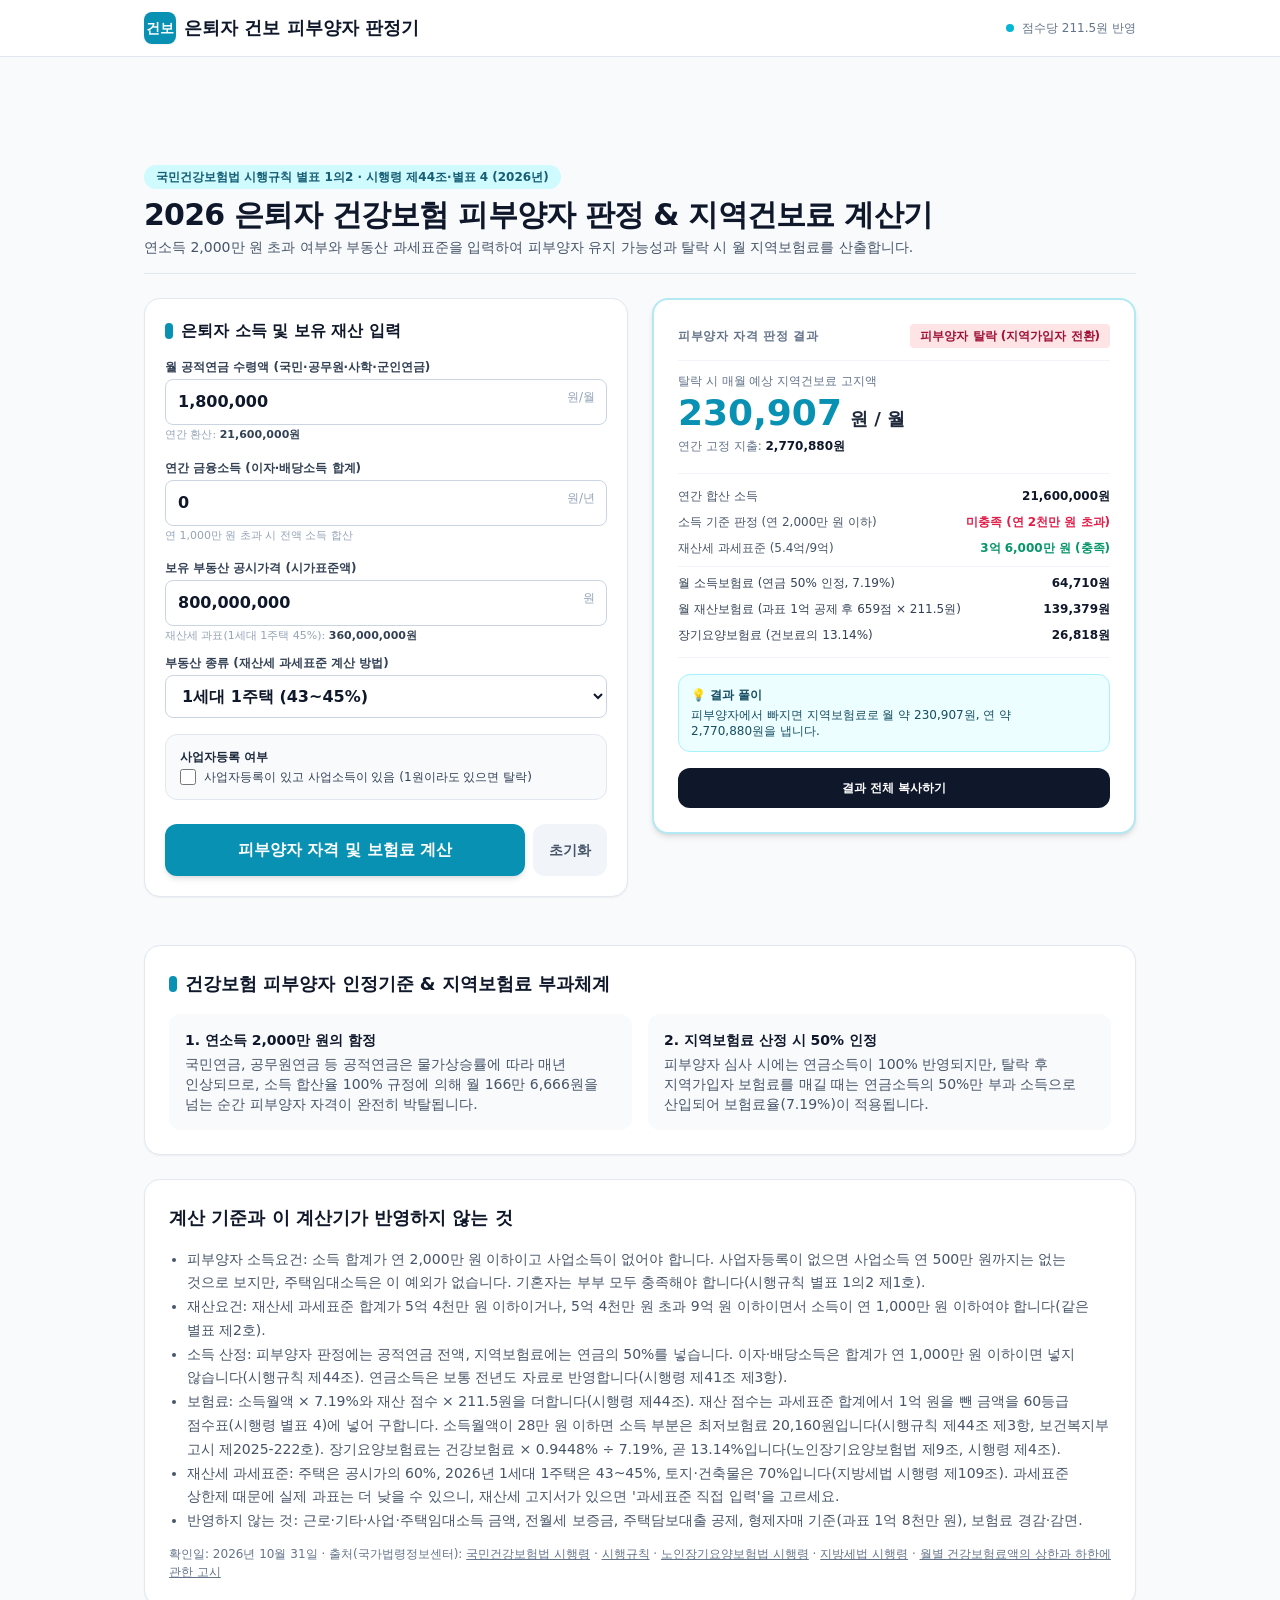
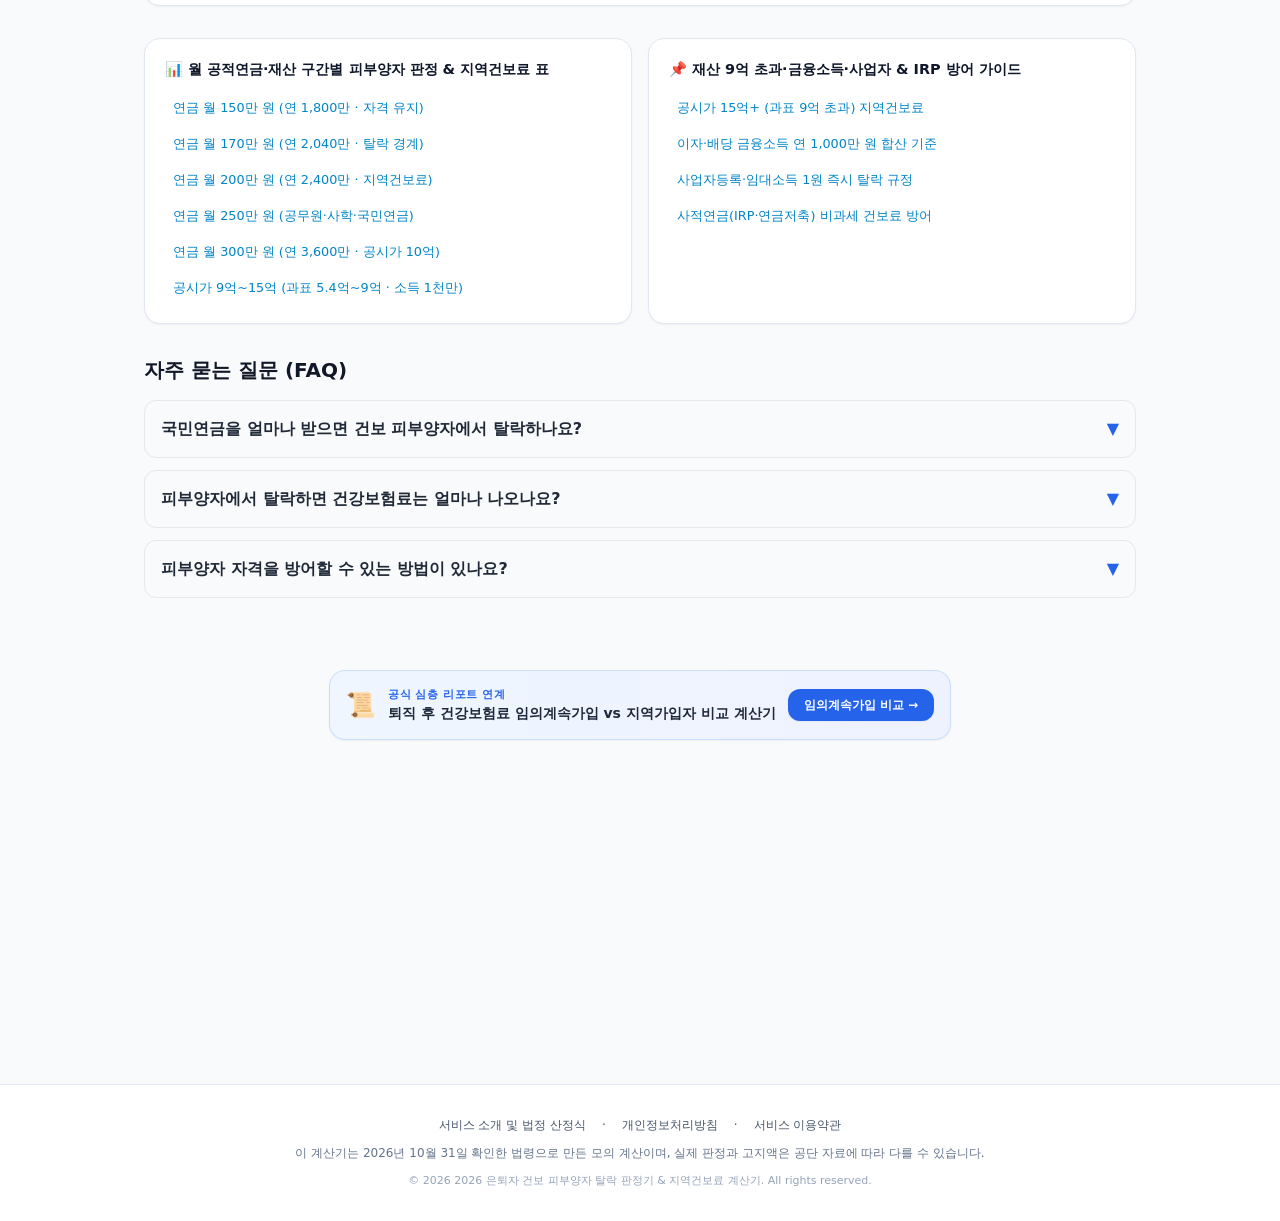
<file: index.html>
<!DOCTYPE html>
<html lang="ko">
<head>
    <meta charset="utf-8"/>
    <meta content="width=device-width, initial-scale=1.0" name="viewport"/>
    <link rel="preconnect" href="https://pagead2.googlesyndication.com">
    <title>건보 피부양자 탈락 판정기 | 지역건보료 계산</title>
    <meta content="공적연금·금융소득 합산 2천만원 초과 피부양자 탈락 판정 및 지역건보료를 계산합니다." name="description"/>
    <meta content="2026 건강보험 피부양자 자격 조건, 건보료 피부양자 탈락 2000만원, 국민연금 건보료 피부양자 박탈, 지역가입자 건강보험료 점수 계산, 피부양자 재산세 과세표준 5.4억" name="keywords"/>
    <meta content="index, follow" name="robots"/>
    <link href="https://health-dependent.enjoy-onepage.com/" rel="canonical"/>
    <meta content="website" property="og:type"/>
    <meta content="ko_KR" property="og:locale"/>
    <meta content="https://health-dependent.enjoy-onepage.com/" property="og:url"/>
    <meta content="2026 건보 피부양자 & 지역보험료 계산기" property="og:site_name"/>
    <meta content="건보 피부양자 탈락 판정기 | 지역건보료 계산" property="og:title"/>
    <meta content="공적연금·금융소득 합산 2천만원 초과 피부양자 탈락 판정 및 지역건보료를 계산합니다." property="og:description"/>
    <meta content="https://health-dependent.enjoy-onepage.com/og-image.png" property="og:image"/>
    <meta content="summary_large_image" name="twitter:card"/>
    <meta content="건보 피부양자 탈락 판정기 | 지역건보료 계산" name="twitter:title"/>
    <meta content="공적연금·금융소득 합산 2천만원 초과 피부양자 탈락 판정 및 지역건보료를 계산합니다." name="twitter:description"/>
    <meta content="https://health-dependent.enjoy-onepage.com/og-image.png" name="twitter:image"/>
    <link href="/favicon.ico" rel="icon" type="image/x-icon"/>
    <link href="/icon.png" rel="apple-touch-icon"/>
    <link rel="stylesheet" href="./style.css">
    <script async="" crossorigin="anonymous" src="https://pagead2.googlesyndication.com/pagead/js/adsbygoogle.js?client=ca-pub-2228289204702106"></script>
    <style id="layout-shield">
      html, body { max-width: 100%; overflow-x: hidden; }
      .manual-ad-box { width: 100%; max-width: 960px; margin-left: auto; margin-right: auto; text-align: center; overflow: hidden; }
      .manual-ad-box ins { max-width: 100% !important; overflow: hidden !important; }
      :focus-visible { outline: 2px solid #3b82f6 !important; outline-offset: 2px !important; }
      input:focus-visible, select:focus-visible, textarea:focus-visible, button:focus-visible { outline: 2px solid #2563eb !important; outline-offset: 1px !important; }
      /* Remodel components */
      .extra-section { margin-top: 2rem; margin-bottom: 2rem; }
      .extra-table-wrap { width: 100%; border-radius: 0.75rem; border: 1px solid #e2e8f0; background: #fff; overflow: hidden; }
      .extra-table { table-layout: fixed; width: 100%; border-collapse: collapse; text-align: right; word-break: keep-all; }
      .extra-table th { background: #f8fafc; color: #475569; font-size: 0.68rem; font-weight: 700; padding: 0.45rem 0.2rem; border-bottom: 1px solid #e2e8f0; text-align: center; line-height: 1.25; }
      .extra-table td { padding: 0.45rem 0.2rem; border-bottom: 1px solid #f1f5f9; color: #1e293b; font-size: 0.68rem; }
      .extra-table td.td-col1 { text-align: left; font-weight: 600; padding-left: 0.4rem; }
      .extra-table td.td-val { font-size: 0.66rem; font-weight: 600; letter-spacing: -0.02em; }
      .extra-table tr.active-preset { background: #eff6ff; font-weight: 700; }
      .checkpoints-card { background: #fff; border: 1px solid #e2e8f0; border-radius: 1rem; padding: 1.25rem; margin-top: 1.5rem; }
      .sublinks-section { margin-top: 2rem; margin-bottom: 2rem; }
      .sublinks-grid { display: grid; grid-template-columns: 1fr; gap: 1rem; }
      @media (min-width: 768px) { .sublinks-grid { grid-template-columns: 1fr 1fr; } }
      .sublinks-card { background: #fff; border: 1px solid #e2e8f0; border-radius: 1rem; padding: 1.25rem; box-shadow: 0 1px 2px 0 rgba(0, 0, 0, 0.05); }
      .sublinks-card h3 { font-size: 0.9rem; font-weight: 700; color: #0f172a; margin-bottom: 0.75rem; display: flex; align-items: center; gap: 0.5rem; }
      .sublinks-card ul { display: flex; flex-direction: column; gap: 0.35rem; list-style: none; padding: 0; margin: 0; }
      .sublink-item a { display: block; font-size: 0.8rem; color: #0284c7; text-decoration: none; padding: 0.35rem 0.5rem; border-radius: 0.5rem; transition: background 0.15s; word-break: keep-all; }
      .sublink-item a:hover { background: #f0f9ff; text-decoration: underline; }
      .sublink-item a.current-page { font-weight: 700; color: #0369a1; background: #f0f9ff; }
    </style>
    <style id="mobile-hardening-shield">
      body, h1, h2, h3, h4, p, span, label { word-break: keep-all; overflow-wrap: break-word; }
      button, [role="button"], a.btn { white-space: nowrap; word-break: keep-all; }
      @media (max-width: 640px) {
        input, select, textarea { font-size: 16px !important; }
        button, [role="button"], a.btn { min-height: 44px; }
      }
    </style>

    <script type="application/ld+json">
    {
      "@context": "https://schema.org",
      "@graph": [
        {
          "@type": "WebApplication",
          "@id": "https://health-dependent.enjoy-onepage.com/#webapp",
          "name": "2026 은퇴자 건보 피부양자 탈락 판정기 & 지역건보료 계산기",
          "url": "https://health-dependent.enjoy-onepage.com/",
          "applicationCategory": "UtilityApplication",
          "operatingSystem": "All",
          "browserRequirements": "Requires JavaScript. Requires HTML5.",
          "description": "은퇴자 공적연금 인상에 따른 피부양자 탈락 여부와 지역가입자 전환 시 월 고지 건보료를 계산합니다.",
          "image": "https://health-dependent.enjoy-onepage.com/og-image.png",
          "offers": {
            "@type": "Offer",
            "price": "0",
            "priceCurrency": "KRW"
          }
        },
        {
          "@type": "FAQPage",
          "@id": "https://health-dependent.enjoy-onepage.com/#faq",
          "mainEntity": [
            {
              "@type": "Question",
              "name": "국민연금을 얼마나 받으면 건보 피부양자에서 탈락하나요?",
              "acceptedAnswer": {
                "@type": "Answer",
                "text": "국민연금, 공무원연금 등 공적연금과 기타 금융소득 합계가 연간 2,000만 원(월 166만 6,666원)을 1원이라도 초과하면 피부양자 자격이 완전히 박탈됩니다."
              }
            },
            {
              "@type": "Question",
              "name": "피부양자에서 탈락하면 건강보험료는 얼마나 나오나요?",
              "acceptedAnswer": {
                "@type": "Answer",
                "text": "지역가입자가 되어 연금소득의 50%에 보험료율 7.19%를 곱한 소득보험료, 재산세 과세표준에서 1억 원을 뺀 금액의 점수(시행령 별표 4) × 211.5원인 재산보험료, 그리고 건강보험료의 13.14%인 장기요양보험료를 냅니다."
              }
            },
            {
              "@type": "Question",
              "name": "피부양자 자격을 방어할 수 있는 방법이 있나요?",
              "acceptedAnswer": {
                "@type": "Answer",
                "text": "연금 수령 시기나 금액을 조정해 기준 아래로 낮추는 방법이 있지만, 조기 수령은 연금액이 평생 줄어듭니다. 줄어드는 연금과 내지 않게 되는 보험료를 비교하세요. IRP·연금저축 같은 사적연금 수령액에 실제로 보험료를 매기는지는 이 사이트가 법령이나 공단 공식 자료로 확인하지 못했으니, 국민건강보험공단(1577-1000)에 본인 사례로 확인하세요."
              }
            }
          ]
        }
      ]
    }
    </script>

<script id="math-guard">
// Global Math & DOM Output Guard: prevents NaN / Infinity leaks to UI
(function() {
  const origToLocaleString = Number.prototype.toLocaleString;
  Number.prototype.toLocaleString = function(locales, options) {
    if (!Number.isFinite(this.valueOf())) return '0';
    return origToLocaleString.call(this, locales, options);
  };
  const origToFixed = Number.prototype.toFixed;
  Number.prototype.toFixed = function(digits) {
    if (!Number.isFinite(this.valueOf())) return '0';
    return origToFixed.call(this, digits);
  };
})();
</script>
<style id="ad-cls-shield">
  .ad-bottom { min-height: 280px !important; }
  .ad-bottom ins { min-height: 280px !important; }
</style>
<!-- KIRO:VALUES START -->
<script type="application/json" id="kiro-values">{"app":"health-dependent-calc","valid_until":"2026-12-31","soft_days":60,"hard_days":120,"grace_days":31,"status":"unverified","note":"이 페이지의 보험료율과 기준 금액은 2026년 기준","values":{}}</script>
<script>/* Kiro value guard v1 (2026-11-01). Values come from #kiro-values, written by the home server's value watcher.
   window.KIRO_V = values in force today (a scheduled "next" set applies from its date).
   Elements carrying data-v (value or =expression) and data-f (format) are re-rendered from those values;
   a notice appears when the values are stale. */
(function (W, doc) {
  var D, V = {}, today, NEXT = false;
  function ymd(s) { var m = /^(\d{4})-(\d{2})-(\d{2})/.exec(s || ''); return m ? [+m[1], +m[2], +m[3]] : null; }
  function num(a) { return a ? a[0] * 10000 + a[1] * 100 + a[2] : 0; }
  function dayIndex(a) { return Math.floor(Date.UTC(a[0], a[1] - 1, a[2]) / 86400000); }
  function own(o, k) { return Object.prototype.hasOwnProperty.call(o, k); }
  try {
    var el = doc.getElementById('kiro-values');
    if (!el) return;
    D = JSON.parse(el.textContent || '{}');
    var d = new Date();
    today = [d.getFullYear(), d.getMonth() + 1, d.getDate()];
    var base = D.values || {}, k;
    for (k in base) if (own(base, k)) V[k] = base[k];
    if (D.next && D.next.values && ymd(D.next.from) && num(today) >= num(ymd(D.next.from))) {
      for (k in D.next.values) if (own(D.next.values, k)) V[k] = D.next.values[k];
      NEXT = true;
    }
    V._checked = D.checked || '';
  } catch (e) { return; }
  function lookup(p) {
    var o = V, parts = String(p).split('/');
    for (var i = 0; i < parts.length; i++) { if (o === null || typeof o !== 'object' || !own(o, parts[i])) return undefined; o = o[parts[i]]; }
    return o;
  }
  function fix(x, n) {
    var p = Math.pow(10, n), r = Math.floor(Math.abs(x) * p + 0.5), s = String(r);
    if (n) { while (s.length <= n) s = '0' + s; s = s.slice(0, -n) + '.' + s.slice(-n); }
    return (x < 0 && r ? '-' : '') + s;
  }
  function grp(s) {
    var neg = s.charAt(0) === '-', t = neg ? s.slice(1) : s, parts = t.split('.');
    parts[0] = parts[0].replace(/\B(?=(\d{3})+(?!\d))/g, ',');
    return (neg ? '-' : '') + parts.join('.');
  }
  function usd(x) {
    var r = Math.floor(Math.abs(x) * 1000 + 0.5);
    if (r % 1000 === 0) return '$' + grp(String(r / 1000));
    var s = fix(x, 3);
    if (s.slice(-1) === '0') s = s.slice(0, -1);
    return '$' + grp(s);
  }
  function F(v, f) {
    if (v === undefined || v === null || v === '') return null;
    var a;
    switch (f) {
      case 'int': return grp(fix(+v, 0));
      case 'won': return grp(fix(+v, 0)) + '원';
      case 'pct0': return fix(+v, 0) + '%';
      case 'pct1': return fix(+v, 1) + '%';
      case 'pct2': return fix(+v, 2) + '%';
      case 'pctx': a = fix(+v, 2); return (a.slice(-1) === '0' ? a.slice(0, -1) : a) + '%';
      case 'num1': return grp(fix(+v, 1));
      case 'num2': return grp(fix(+v, 2));
      case 'usd': return usd(+v);
      case 'usd2': return '$' + grp(fix(+v, 2));
      case 'date': a = ymd(v); return a ? a[0] + '년 ' + a[1] + '월 ' + a[2] + '일' : null;
      case 'ym': a = ymd(v); return a ? a[0] + '년 ' + a[1] + '월' : null;
      case 'y': a = ymd(v); return a ? String(a[0]) : null;
      case 'md': a = ymd(v); return a ? a[1] + '월 ' + a[2] + '일' : null;
      default: return String(v);
    }
  }
  var FN = {
    round: function (x, n) { var p = Math.pow(10, n || 0); return Math.floor(Math.abs(x) * p + 0.5) / p * (x < 0 ? -1 : 1); },
    floor: Math.floor, ceil: Math.ceil, min: Math.min, max: Math.max, abs: Math.abs
  };
  function ev(expr) {
    expr = String(expr || '');
    if (expr.charAt(0) !== '=') return lookup(expr);
    var body = expr.slice(1);
    if (!/^[\w\s.+\-*\/(),]*$/.test(body)) return undefined;
    var js = body.replace(/[A-Za-z_]\w*/g, function (n) { return own(FN, n) ? 'F.' + n : 'L(' + JSON.stringify(n) + ')'; });
    try { var r = Function('F', 'L', 'return (' + js + ');')(FN, lookup); return (typeof r === 'number' && isFinite(r)) ? r : undefined; }
    catch (e) { return undefined; }
  }
  function render() {
    var els = doc.querySelectorAll('[data-v]');
    for (var i = 0; i < els.length; i++) {
      var t = F(ev(els[i].getAttribute('data-v')), els[i].getAttribute('data-f') || 'raw');
      if (t !== null && els[i].textContent !== t) els[i].textContent = t;
    }
  }
  function notice() {
    var level = 0, msg = '', t = dayIndex(today), vu = ymd(D.valid_until), ck = ymd(D.checked);
    if (vu && num(today) > num(vu)) {
      level = (t - dayIndex(vu) > (D.grace_days || 31)) ? 2 : 1;
      msg = (D.note ? D.note + '입니다. ' : '') + '그 뒤 바뀐 기준은 아직 반영하지 못해 계산 결과가 다를 수 있어요.';
    } else if (D.status === 'pending') {
      level = 1;
      msg = D.pending_note || '공식 기준이 바뀐 것으로 보여 새 값을 확인하고 있어요. 계산 결과가 다를 수 있어요.';
    } else if (ck && D.status === 'ok') {
      var age = t - dayIndex(ck);
      if (age > (D.hard_days || 120)) level = 2; else if (age > (D.soft_days || 60)) level = 1;
      if (level) msg = '이 페이지의 값은 ' + F(D.checked, 'date') + '에 공식 자료로 확인한 것이에요. 그 뒤 바뀌었을 수 있어요.';
    }
    W.KIRO_STALE = level;
    if (!level) return;
    if (level === 2) msg += ' 정확한 금액은 공식 기관에서 확인하세요.';
    var box = doc.createElement('div');
    box.id = 'kiro-fresh';
    box.setAttribute('role', 'status');
    box.style.cssText = 'box-sizing:border-box;width:calc(100% - 24px);max-width:1080px;margin:12px auto;padding:10px 14px;' +
      'border:1px solid #f59e0b;border-radius:10px;background:#fffbeb;color:#78350f;font-size:14px;line-height:1.6;word-break:keep-all;text-align:left';
    box.textContent = '\u26a0\ufe0f ' + msg;
    var h = doc.querySelector('body > header') || doc.querySelector('header'), m = doc.querySelector('main');
    if (h && h.parentNode) h.parentNode.insertBefore(box, h.nextSibling);
    else if (m && m.parentNode) m.parentNode.insertBefore(box, m);
    else doc.body.insertBefore(box, doc.body.firstChild);
    if (level === 2 && D.hide) {
      for (var i = 0; i < D.hide.length; i++) {
        var hs = doc.querySelectorAll(D.hide[i]);
        for (var j = 0; j < hs.length; j++) hs[j].style.display = 'none';
      }
    }
  }
  W.KIRO_V = V; W.KIRO_VALUES = D; W.KIRO_FMT = F; W.KIRO_EVAL = ev; W.KIRO_NEXT = NEXT;
  function go() { try { render(); } catch (e) {} try { notice(); } catch (e2) {} }
  if (doc.readyState === 'loading') doc.addEventListener('DOMContentLoaded', go); else go();
})(window, document);</script>
<!-- KIRO:VALUES END -->
</head>
<body class="bg-slate-50 text-slate-800 antialiased font-sans min-h-screen flex flex-col justify-between">
    <header class="bg-white border-b border-slate-200 sticky top-0 z-50">
        <div class="max-w-5xl mx-auto px-4 py-3 flex items-center justify-between">
            <a class="flex items-center gap-2 text-slate-900 font-bold text-lg hover:text-cyan-600 transition" href="/">
                <span class="w-8 h-8 rounded-lg bg-cyan-600 text-white flex items-center justify-center font-black text-sm shadow-sm">건보</span>
                <span>은퇴자 건보 피부양자 판정기</span>
            </a>
            <div class="flex items-center gap-2 text-xs text-slate-500 font-medium">
                <span class="inline-block w-2 h-2 rounded-full bg-cyan-500"></span> 점수당 211.5원 반영
            </div>
        </div>
    </header>

    <!-- Top Ad Banner -->
    <div class="manual-ad-box ad-top-banner" style="width: 100%; max-width: 960px; margin: 8px auto 16px; text-align: center;">
        <ins class="adsbygoogle" data-ad-client="ca-pub-2228289204702106" data-ad-format="horizontal" data-ad-slot="3824727725" data-full-width-responsive="true" style="display:inline-block;width:100%;height:60px;"></ins>
        <script>(adsbygoogle = window.adsbygoogle || []).push({});</script>
    </div>

    <!-- PAGE:HERO START -->
<section class="max-w-5xl mx-auto px-4 pt-4 pb-2 w-full">
        <div class="border-b border-slate-200 pb-4">
            <div class="inline-flex items-center gap-1.5 px-3 py-1 rounded-full text-xs font-semibold bg-cyan-100 text-cyan-800 mb-2">
                <span>국민건강보험법 시행규칙 별표 1의2 · 시행령 제44조·별표 4 (2026년)</span>
            </div>
            <h1 class="text-2xl sm:text-3xl font-extrabold text-slate-900 tracking-tight">
                2026 은퇴자 건강보험 피부양자 판정 & 지역건보료 계산기
            </h1>
            <p class="text-slate-600 text-sm mt-1">
                연소득 2,000만 원 초과 여부와 부동산 과세표준을 입력하여 피부양자 유지 가능성과 탈락 시 월 지역보험료를 산출합니다.
            </p>
        </div>
    </section>
    <!-- PAGE:HERO END -->

    <main class="max-w-5xl mx-auto px-4 py-4 w-full flex-grow">
        <div class="grid grid-cols-1 lg:grid-cols-12 gap-6 items-start">
            <!-- Left: Inputs (6 cols) -->
            <section class="lg:col-span-6 bg-white rounded-2xl p-5 shadow-sm border border-slate-200 space-y-4">
                <h2 class="text-base font-bold text-slate-900 flex items-center gap-2">
                    <span class="w-2 h-4 bg-cyan-600 rounded-full"></span>
                    은퇴자 소득 및 보유 재산 입력
                </h2>

                <div>
                    <label class="block text-xs font-semibold text-slate-700 mb-1" for="monthlyPension">월 공적연금 수령액 (국민·공무원·사학·군인연금)</label>
                    <div class="relative">
                        <input type="text" id="monthlyPension" value="1,800,000" class="w-full px-3 py-2.5 bg-white border border-slate-300 rounded-lg text-slate-900 font-bold text-base focus:ring-2 focus:ring-cyan-500" placeholder="예: 1,800,000">
                        <span class="absolute right-3 top-2.5 text-xs text-slate-400 font-normal">원/월</span>
                    </div>
                    <span class="text-[11px] text-slate-400 mt-0.5 block">연간 환산: <span id="annualPensionText" class="font-semibold text-slate-700">21,600,000원</span></span>
                </div>

                <div>
                    <label class="block text-xs font-semibold text-slate-700 mb-1" for="annualFinanceIncome">연간 금융소득 (이자·배당소득 합계)</label>
                    <div class="relative">
                        <input type="text" id="annualFinanceIncome" value="0" class="w-full px-3 py-2.5 bg-white border border-slate-300 rounded-lg text-slate-900 font-bold text-base focus:ring-2 focus:ring-cyan-500" placeholder="예: 0">
                        <span class="absolute right-3 top-2.5 text-xs text-slate-400 font-normal">원/년</span>
                    </div>
                    <span class="text-[11px] text-slate-400 mt-0.5 block">연 1,000만 원 초과 시 전액 소득 합산</span>
                </div>

                <div>
                    <label class="block text-xs font-semibold text-slate-700 mb-1" for="propertyPrice" id="propertyLabel">보유 부동산 공시가격 (시가표준액)</label>
                    <div class="relative">
                        <input type="text" id="propertyPrice" value="800,000,000" class="w-full px-3 py-2.5 bg-white border border-slate-300 rounded-lg text-slate-900 font-bold text-base focus:ring-2 focus:ring-cyan-500" placeholder="예: 800,000,000">
                        <span class="absolute right-3 top-2.5 text-xs text-slate-400 font-normal">원</span>
                    </div>
                    <span class="text-[11px] text-slate-400 mt-0.5 block">재산세 과표(<span id="fmvText">1세대 1주택 45%</span>): <span id="taxBaseText" class="font-semibold text-slate-700">360,000,000원</span></span>
                    <label class="block text-xs font-semibold text-slate-700 mb-1" for="propType" style="margin-top:10px">부동산 종류 (재산세 과세표준 계산 방법)</label>
                    <select id="propType" class="w-full px-3 py-2.5 bg-white border border-slate-300 rounded-lg text-slate-900 font-bold text-base focus:ring-2 focus:ring-cyan-500">
                        <option value="one" selected>1세대 1주택 (43~45%)</option>
                        <option value="house">그 밖의 주택 (60%)</option>
                        <option value="land">토지·건축물 (70%)</option>
                        <option value="base">과세표준 직접 입력</option>
                    </select>
                </div>

                <div class="p-3.5 bg-slate-50 rounded-xl border border-slate-200">
                    <span class="text-xs font-bold text-slate-800 block mb-1">사업자등록 여부</span>
                    <label class="flex items-center gap-2 cursor-pointer mt-1">
                        <input type="checkbox" id="hasBizReg" class="w-4 h-4 text-cyan-600 rounded border-slate-300" aria-label="사업자등록과 사업소득이 있음">
                        <span class="text-xs text-slate-700">사업자등록이 있고 사업소득이 있음 (1원이라도 있으면 탈락)</span>
                    </label>
                </div>

                <div class="flex gap-2 pt-2">
                    <button id="calcBtn" type="button" class="flex-1 py-3.5 px-4 bg-cyan-600 hover:bg-cyan-700 text-white font-bold rounded-xl shadow-md transition text-base flex items-center justify-center gap-2 whitespace-nowrap">
                        피부양자 자격 및 보험료 계산
                    </button>
                    <button id="resetBtn" type="button" class="px-4 py-3.5 bg-slate-100 hover:bg-slate-200 text-slate-600 font-semibold rounded-xl transition text-sm whitespace-nowrap">
                        초기화
                    </button>
                </div>
            </section>

            <!-- Right: Decision Receipt (6 cols) -->
            <section class="lg:col-span-6 lg:sticky lg:top-20 space-y-4">
                <div class="bg-white rounded-2xl p-6 shadow-md border-2 border-cyan-500/30">
                    <div class="flex items-center justify-between border-b border-slate-100 pb-3 mb-3">
                        <span class="text-xs font-bold text-slate-500 uppercase tracking-wider">피부양자 자격 판정 결과</span>
                        <span id="qualBadge" class="text-xs font-black px-2.5 py-1 rounded bg-rose-100 text-rose-800">피부양자 탈락 (지역가입자 전환)</span>
                    </div>

                    <div class="mb-4">
                        <span class="text-xs text-slate-500 block mb-1">탈락 시 매월 예상 지역건보료 고지액</span>
                        <div class="flex items-baseline gap-2">
                            <span id="resTotalHealthBill" class="text-3xl sm:text-4xl font-black text-cyan-600">230,907</span>
                            <span class="text-lg font-bold text-slate-800">원 / 월</span>
                        </div>
                        <span class="text-xs text-slate-500">연간 고정 지출: <span id="resAnnualBill" class="font-bold text-slate-900">2,770,880원</span></span>
                    </div>

                    <!-- Breakdown Table -->
                    <div class="space-y-2.5 text-xs border-t border-b border-slate-100 py-3.5 mb-4">
                        <div class="flex justify-between text-slate-600">
                            <span>연간 합산 소득</span>
                            <span id="resTotalIncome" class="font-bold text-slate-900">21,600,000원</span>
                        </div>
                        <div class="flex justify-between text-slate-600">
                            <span>소득 기준 판정 (연 2,000만 원 이하)</span>
                            <span id="resIncomePass" class="font-bold text-rose-600">미충족 (연 2천만 원 초과)</span>
                        </div>
                        <div class="flex justify-between text-slate-600">
                            <span>재산세 과세표준 (5.4억/9억)</span>
                            <span id="resPropertyPass" class="font-bold text-emerald-600">3억 6,000만 원 (충족)</span>
                        </div>
                        <div class="flex justify-between text-slate-700 pt-2 border-t border-slate-100">
                            <span>월 소득보험료 (연금 50% 인정, 7.19%)</span>
                            <span id="resIncomeFee" class="font-bold text-slate-900">64,710원</span>
                        </div>
                        <div class="flex justify-between text-slate-700">
                            <span>월 재산보험료 (과표 1억 공제 후 <span id="propPointsText">659</span>점 × 211.5원)</span>
                            <span id="resPropertyFee" class="font-bold text-slate-900">139,379원</span>
                        </div>
                        <div class="flex justify-between text-slate-700">
                            <span>장기요양보험료 (건보료의 13.14%)</span>
                            <span id="resLtcFee" class="font-bold text-slate-900">26,818원</span>
                        </div>
                    </div>

                    <!-- Strategic Advice -->
                    <div id="adviceBox" class="p-3 bg-cyan-50 rounded-xl border border-cyan-200 text-xs text-cyan-900 space-y-1">
                        <span class="font-bold block">💡 결과 풀이</span>
                        <p id="adviceText">피부양자에서 빠지면 지역보험료로 월 약 230,907원, 연 약 2,770,880원을 냅니다.</p>
                    </div>

                    <button id="copyResultBtn" type="button" class="w-full mt-4 py-3 bg-slate-900 hover:bg-slate-800 text-white font-bold rounded-xl text-xs flex items-center justify-center gap-2 transition whitespace-nowrap">
                        결과 전체 복사하기
                    </button>
                </div>
            </section>
        </div>

        <!-- Guide -->
        <section class="mt-12 bg-white rounded-2xl p-6 shadow-sm border border-slate-200">
            <h2 class="text-lg font-bold text-slate-900 mb-4 flex items-center gap-2">
                <span class="w-2 h-4 bg-cyan-600 rounded-full"></span>
                건강보험 피부양자 인정기준 & 지역보험료 부과체계
            </h2>
            <div class="grid grid-cols-1 md:grid-cols-2 gap-4 text-xs sm:text-sm text-slate-600">
                <div class="p-4 bg-slate-50 rounded-xl">
                    <h3 class="font-bold text-slate-900 mb-1">1. 연소득 2,000만 원의 함정</h3>
                    <p>국민연금, 공무원연금 등 공적연금은 물가상승률에 따라 매년 인상되므로, 소득 합산율 100% 규정에 의해 월 166만 6,666원을 넘는 순간 피부양자 자격이 완전히 박탈됩니다.</p>
                </div>
                <div class="p-4 bg-slate-50 rounded-xl">
                    <h3 class="font-bold text-slate-900 mb-1">2. 지역보험료 산정 시 50% 인정</h3>
                    <p>피부양자 심사 시에는 연금소득이 100% 반영되지만, 탈락 후 지역가입자 보험료를 매길 때는 연금소득의 50%만 부과 소득으로 산입되어 보험료율(7.19%)이 적용됩니다.</p>
                </div>
            </div>
        </section>
    

                <!-- KIRO:HD-BASIS START -->
        <section class="bg-white rounded-2xl p-6 shadow-sm border border-slate-200" style="margin-top:24px">
            <h2 class="text-lg font-bold text-slate-900 mb-4">계산 기준과 이 계산기가 반영하지 않는 것</h2>
            <ul class="text-xs sm:text-sm text-slate-600" style="list-style:disc;padding-left:1.25em;line-height:1.7">
                <li>피부양자 소득요건: 소득 합계가 연 2,000만 원 이하이고 사업소득이 없어야 합니다. 사업자등록이 없으면 사업소득 연 500만 원까지는 없는 것으로 보지만, 주택임대소득은 이 예외가 없습니다. 기혼자는 부부 모두 충족해야 합니다(시행규칙 별표 1의2 제1호).</li>
                <li>재산요건: 재산세 과세표준 합계가 5억 4천만 원 이하이거나, 5억 4천만 원 초과 9억 원 이하이면서 소득이 연 1,000만 원 이하여야 합니다(같은 별표 제2호).</li>
                <li>소득 산정: 피부양자 판정에는 공적연금 전액, 지역보험료에는 연금의 50%를 넣습니다. 이자·배당소득은 합계가 연 1,000만 원 이하이면 넣지 않습니다(시행규칙 제44조). 연금소득은 보통 전년도 자료로 반영합니다(시행령 제41조 제3항).</li>
                <li>보험료: 소득월액 × 7.19%와 재산 점수 × 211.5원을 더합니다(시행령 제44조). 재산 점수는 과세표준 합계에서 1억 원을 뺀 금액을 60등급 점수표(시행령 별표 4)에 넣어 구합니다. 소득월액이 28만 원 이하면 소득 부분은 최저보험료 20,160원입니다(시행규칙 제44조 제3항, 보건복지부 고시 제2025-222호). 장기요양보험료는 건강보험료 × 0.9448% ÷ 7.19%, 곧 13.14%입니다(노인장기요양보험법 제9조, 시행령 제4조).</li>
                <li>재산세 과세표준: 주택은 공시가의 60%, 2026년 1세대 1주택은 43~45%, 토지·건축물은 70%입니다(지방세법 시행령 제109조). 과세표준 상한제 때문에 실제 과표는 더 낮을 수 있으니, 재산세 고지서가 있으면 '과세표준 직접 입력'을 고르세요.</li>
                <li>반영하지 않는 것: 근로·기타·사업·주택임대소득 금액, 전월세 보증금, 주택담보대출 공제, 형제자매 기준(과표 1억 8천만 원), 보험료 경감·감면.</li>
            </ul>
            <p style="margin-top:12px;font-size:12px;color:#64748b">확인일: 2026년 10월 31일 · 출처(국가법령정보센터): <a href="https://www.law.go.kr/법령/국민건강보험법시행령" target="_blank" rel="noopener" style="text-decoration:underline">국민건강보험법 시행령</a> · <a href="https://www.law.go.kr/법령/국민건강보험법시행규칙" target="_blank" rel="noopener" style="text-decoration:underline">시행규칙</a> · <a href="https://www.law.go.kr/법령/노인장기요양보험법시행령" target="_blank" rel="noopener" style="text-decoration:underline">노인장기요양보험법 시행령</a> · <a href="https://www.law.go.kr/법령/지방세법시행령" target="_blank" rel="noopener" style="text-decoration:underline">지방세법 시행령</a> · <a href="https://www.law.go.kr/행정규칙/월별건강보험료액의상한과하한에관한고시" target="_blank" rel="noopener" style="text-decoration:underline">월별 건강보험료액의 상한과 하한에 관한 고시</a></p>
        </section>
        <!-- KIRO:HD-BASIS END -->
        <!-- PAGE:EXTRA START --><!-- PAGE:EXTRA END -->

        <!-- PAGE:SUBLINKS START -->
        <!-- Navigation Sublinks -->
        <section class="sublinks-section">
            <div class="sublinks-grid">
                <div class="sublinks-card">
                    <h3>📊 월 공적연금·재산 구간별 피부양자 판정 & 지역건보료 표</h3>
                    <ul>
                        <li class="sublink-item"><a href="/pension-150.html">연금 월 150만 원 (연 1,800만 · 자격 유지)</a></li>
                        <li class="sublink-item"><a href="/pension-170.html">연금 월 170만 원 (연 2,040만 · 탈락 경계)</a></li>
                        <li class="sublink-item"><a href="/pension-200.html">연금 월 200만 원 (연 2,400만 · 지역건보료)</a></li>
                        <li class="sublink-item"><a href="/pension-250.html">연금 월 250만 원 (공무원·사학·국민연금)</a></li>
                        <li class="sublink-item"><a href="/pension-300.html">연금 월 300만 원 (연 3,600만 · 공시가 10억)</a></li>
                        <li class="sublink-item"><a href="/prop-900m-limit.html">공시가 9억~15억 (과표 5.4억~9억 · 소득 1천만)</a></li>
                    </ul>
                </div>
                <div class="sublinks-card">
                    <h3>📌 재산 9억 초과·금융소득·사업자 & IRP 방어 가이드</h3>
                    <ul>
                        <li class="sublink-item"><a href="/prop-1500m-over.html">공시가 15억+ (과표 9억 초과) 지역건보료</a></li>
                        <li class="sublink-item"><a href="/guide-finance-income-10m.html">이자·배당 금융소득 연 1,000만 원 합산 기준</a></li>
                        <li class="sublink-item"><a href="/guide-business-income-zero.html">사업자등록·임대소득 1원 즉시 탈락 규정</a></li>
                        <li class="sublink-item"><a href="/guide-irp-private-pension.html">사적연금(IRP·연금저축) 비과세 건보료 방어</a></li>
                    </ul>
                </div>
            </div>
        </section>
        <!-- PAGE:SUBLINKS END -->


  
    <!-- ADSENSE START: mid -->
<div class="ad-box ad-mid" style="max-width:1080px;margin:16px auto;padding:0 14px;text-align:center;">
  <ins class="adsbygoogle" style="display:block" data-ad-client="ca-pub-2228289204702106" data-ad-slot="1186914926" data-ad-format="auto" data-full-width-responsive="true"></ins>
  <script>(adsbygoogle = window.adsbygoogle || []).push({});</script>
</div>
<!-- ADSENSE END: mid -->

<!-- E-E-A-T FAQ Section (16-5 헌법 준수) -->
    <section class="mt-8 mb-8 space-y-3">
      <h2 class="text-xl font-bold text-gray-900 mb-4">자주 묻는 질문 (FAQ)</h2>
      <!-- PAGE:FAQ START -->
      <details class="bg-gray-50 p-4 rounded-xl border border-gray-200 group">
        <summary class="font-bold text-gray-800 cursor-pointer list-none flex justify-between items-center">
          <span>국민연금을 얼마나 받으면 건보 피부양자에서 탈락하나요?</span>
          <span class="text-blue-600 group-open:rotate-180 transition transform">▼</span>
        </summary>
        <p class="mt-3 text-gray-600 text-xs leading-relaxed">
          국민연금, 공무원연금 등 공적연금과 기타 금융소득 합계가 연간 2,000만 원(월 166만 6,666원)을 1원이라도 초과하면 피부양자 자격이 완전히 박탈됩니다.
        </p>
      </details>
      <details class="bg-gray-50 p-4 rounded-xl border border-gray-200 group">
        <summary class="font-bold text-gray-800 cursor-pointer list-none flex justify-between items-center">
          <span>피부양자에서 탈락하면 건강보험료는 얼마나 나오나요?</span>
          <span class="text-blue-600 group-open:rotate-180 transition transform">▼</span>
        </summary>
        <p class="mt-3 text-gray-600 text-xs leading-relaxed">
          지역가입자가 되어 연금소득의 50%에 보험료율 7.19%를 곱한 소득보험료, 재산세 과세표준에서 1억 원을 뺀 금액의 점수(시행령 별표 4) × 211.5원인 재산보험료, 그리고 건강보험료의 13.14%인 장기요양보험료를 냅니다.
        </p>
      </details>
      <details class="bg-gray-50 p-4 rounded-xl border border-gray-200 group">
        <summary class="font-bold text-gray-800 cursor-pointer list-none flex justify-between items-center">
          <span>피부양자 자격을 방어할 수 있는 방법이 있나요?</span>
          <span class="text-blue-600 group-open:rotate-180 transition transform">▼</span>
        </summary>
        <p class="mt-3 text-gray-600 text-xs leading-relaxed">
          연금 수령 시기나 금액을 조정해 기준 아래로 낮추는 방법이 있지만, 조기 수령은 연금액이 평생 줄어듭니다. 줄어드는 연금과 내지 않게 되는 보험료를 비교하세요. IRP·연금저축 같은 사적연금 수령액에 실제로 보험료를 매기는지는 이 사이트가 법령이나 공단 공식 자료로 확인하지 못했으니, 국민건강보험공단(1577-1000)에 본인 사례로 확인하세요.
        </p>
      </details>
      <!-- PAGE:FAQ END -->
    </section>

  </main>

    <!-- 🔗 딥리서치 토픽 클러스터: 관련 전문 블로그 가이드 역링크 -->
    <section class="max-w-5xl mx-auto my-6 px-4">
      <div class="p-4 bg-gradient-to-r from-blue-50 to-indigo-50 rounded-2xl border border-blue-200/80 shadow-sm flex flex-col sm:flex-row items-center justify-between gap-3">
        <div class="flex items-center gap-3">
          <span class="text-2xl flex-shrink-0">📜</span>
          <div class="text-left">
            <div class="text-[11px] font-bold text-blue-600 uppercase tracking-wider">공식 심층 리포트 연계</div>
            <div class="text-xs sm:text-sm font-bold text-slate-800 leading-snug">퇴직 후 건강보험료 임의계속가입 vs 지역가입자 비교 계산기</div>
          </div>
        </div>
        <a href="https://retiree-health-insurance-calc.enjoy-onepage.com/" target="_blank" rel="noopener noreferrer" class="shrink-0 px-4 py-2 bg-blue-600 hover:bg-blue-700 text-white text-xs font-bold rounded-xl transition shadow-sm hover:shadow flex items-center gap-1.5">
          <span>임의계속가입 비교 →</span>
        </a>
      </div>
    </section>


    <!-- Bottom Large Ad Banner -->
    <div class="manual-ad-box ad-bottom-banner" style="width: 100%; max-width: 960px; margin: 24px auto 16px; text-align: center;min-height:280px;">
        <ins class="adsbygoogle" data-ad-client="ca-pub-2228289204702106" data-ad-format="auto" data-ad-slot="3416334507" data-full-width-responsive="true" style="display:block;min-height:280px;"></ins>
        <script>(adsbygoogle = window.adsbygoogle || []).push({});</script>
    </div>

    
    <footer class="bg-white border-t border-slate-200 py-8 px-4 text-center text-xs text-slate-500">
        <div class="max-w-5xl mx-auto space-y-3">
            <div class="flex flex-wrap justify-center gap-4 text-xs font-medium text-slate-600">
                <a class="hover:text-indigo-600 transition-colors" href="/about.html">서비스 소개 및 법정 산정식</a>
                <span>·</span>
                <a class="hover:text-indigo-600 transition-colors" href="/privacy.html">개인정보처리방침</a>
                <span>·</span>
                <a class="hover:text-indigo-600 transition-colors" href="/terms.html">서비스 이용약관</a>
            </div>
            <p>이 계산기는 2026년 10월 31일 확인한 법령으로 만든 모의 계산이며, 실제 판정과 고지액은 공단 자료에 따라 다를 수 있습니다.</p>
            <p class="text-[11px] text-slate-400">© 2026 2026 은퇴자 건보 피부양자 탈락 판정기 & 지역건보료 계산기. All rights reserved.</p>
        </div>
    </footer>


    <script>
        function parseNum(val) {
            if (!val) return 0;
            return parseInt(val.toString().replace(/,/g, ''), 10) || 0;
        }
        function fmtNum(n) {
            return Math.round(n).toLocaleString('ko-KR');
        }

        ['monthlyPension', 'annualFinanceIncome', 'propertyPrice'].forEach(id => {
            document.getElementById(id).addEventListener('input', (e) => {
                let v = parseNum(e.target.value);
                e.target.value = v ? v.toLocaleString('ko-KR') : '';
                calculate();
            });
        });

        // ---- 2026년 기준: 국가법령정보센터에서 2026년 10월 31일 확인 ----
        const RATE = 0.0719;              // 국민건강보험법 시행령 제44조 제1항: 보험료율 1만분의 719
        const POINT_WON = 211.5;          // 같은 조 제2항: 재산보험료부과점수당 금액 211.5원
        const LTC_RATIO = 0.9448 / 7.19;  // 노인장기요양보험법 제9조, 시행령 제4조: 장기요양보험료율 0.9448% ÷ 건강보험료율 7.19% (13.14%)
        const FLOOR = 20160;              // 지역가입자 월별 보험료 하한 (보건복지부 고시 제2025-222호)
        const CAP = 4591740;              // 지역가입자 월별 보험료 상한 (같은 고시)
        const DEFAULT_PROP_TYPE = 'one';
        // 시행령 별표 4 재산등급별 점수: [재산금액 상한(만원), 점수]. 778,124만 원 초과는 60등급 2,341점
        const PROP_GRADES = [[450, 22], [900, 44], [1350, 66], [1800, 97], [2250, 122], [2700, 146], [3150, 171], [3600, 195], [4050, 219], [4500, 244], [5020, 268], [5590, 294], [6220, 320], [6930, 344], [7710, 365], [8590, 386], [9570, 412], [10700, 439], [11900, 465], [13300, 490], [14800, 516], [16400, 535], [18300, 559], [20400, 586], [22700, 611], [25300, 637], [28100, 659], [31300, 681], [34900, 706], [38800, 731], [43200, 757], [48100, 785], [53600, 812], [59700, 841], [66500, 881], [74000, 921], [82400, 961], [91800, 1001], [103000, 1041], [114000, 1091], [127000, 1141], [142000, 1191], [158000, 1241], [176000, 1291], [196000, 1341], [218000, 1391], [242000, 1451], [270000, 1511], [300000, 1571], [330000, 1641], [363000, 1711], [399300, 1781], [439230, 1851], [483153, 1921], [531468, 1991], [584615, 2061], [643077, 2131], [707385, 2201], [778124, 2271]];
        function getPropertyPoints(amount) {
            if (amount <= 0) return 0;
            for (const [upper, pts] of PROP_GRADES) {
                if (amount <= upper * 10000) return pts;
            }
            return 2341;
        }
        // 재산세 과세표준 = 시가표준액 × 공정시장가액비율 (지방세법 시행령 제109조, 2026년)
        function fairRatioPct(type, price) {
            if (type === 'one') return price <= 300000000 ? 43 : (price <= 600000000 ? 44 : 45);
            if (type === 'land') return 70;
            if (type === 'base') return 100;
            return 60;
        }
        function fmvLabel(type, pct) {
            if (type === 'one') return '1세대 1주택 ' + pct + '%';
            if (type === 'land') return '토지·건축물 70%';
            if (type === 'base') return '직접 입력한 금액';
            return '주택 60%';
        }
        function eokText(won) {
            const eok = Math.floor(won / 100000000);
            const man = Math.floor((won % 100000000) / 10000);
            if (eok && man) return eok + '억 ' + man.toLocaleString('ko-KR') + '만 원';
            if (eok) return eok + '억 원';
            return man.toLocaleString('ko-KR') + '만 원';
        }
        function setPass(id, ok, text) {
            const el = document.getElementById(id);
            el.textContent = text;
            el.className = 'font-bold ' + (ok ? 'text-emerald-600' : 'text-rose-600');
        }

        function calculate() {
            const mPension = parseNum(document.getElementById('monthlyPension').value);
            const finIncome = parseNum(document.getElementById('annualFinanceIncome').value);
            const propPrice = parseNum(document.getElementById('propertyPrice').value);
            const propType = document.getElementById('propType').value;
            const hasBiz = document.getElementById('hasBizReg').checked;

            const annualPension = mPension * 12;
            document.getElementById('annualPensionText').textContent = fmtNum(annualPension) + '원';
            // 이자·배당소득은 합계가 연 1,000만 원 이하이면 넣지 않는다 (시행규칙 제44조 제1항 단서)
            const countedFinIncome = finIncome > 10000000 ? finIncome : 0;
            // 피부양자 소득요건에는 공적연금 전액이 들어간다 (시행령 제41조 제1항 제5호)
            const totalIncome = annualPension + countedFinIncome;
            document.getElementById('resTotalIncome').textContent = fmtNum(totalIncome) + '원';

            const pct = fairRatioPct(propType, propPrice);
            const taxBase = Math.floor(propPrice * pct / 100);
            document.getElementById('propertyLabel').textContent = propType === 'base' ? '재산세 과세표준 합계 (재산세 고지서 금액)' : '보유 부동산 공시가격 (시가표준액)';
            document.getElementById('fmvText').textContent = fmvLabel(propType, pct);
            document.getElementById('taxBaseText').textContent = fmtNum(taxBase) + '원';

            // 시행규칙 별표 1의2: 소득 연 2,000만 원 이하·사업소득 없음 / 과표 5.4억 원 이하, 또는 5.4억 원 초과 9억 원 이하이면서 소득 연 1,000만 원 이하
            const incomeOk = !hasBiz && totalIncome <= 20000000;
            let propOk, propNote;
            if (taxBase <= 540000000) { propOk = true; propNote = '충족'; }
            else if (taxBase <= 900000000) { propOk = totalIncome <= 10000000; propNote = propOk ? '충족, 소득 1천만 원 이하' : '미충족, 소득 1천만 원 초과'; }
            else { propOk = false; propNote = '미충족, 9억 원 초과'; }
            const isQualified = incomeOk && propOk;
            setPass('resIncomePass', incomeOk, hasBiz ? '사업소득 있음 (미충족)' : (incomeOk ? '충족 (연 2천만 원 이하)' : '미충족 (연 2천만 원 초과)'));
            setPass('resPropertyPass', propOk, eokText(taxBase) + ' (' + propNote + ')');

            // 지역보험료: 연금소득은 50%만 넣는다 (시행규칙 제44조 제2항·제3항)
            const monthlyIncome = (annualPension * 0.5 + countedFinIncome) / 12;
            const floorApplied = monthlyIncome <= 280000;   // 소득월액 28만 원 이하: 최저보험료 (시행규칙 제44조 제3항 단서)
            const monthlyIncomeFee = floorApplied ? FLOOR : monthlyIncome * RATE;
            const propPoints = getPropertyPoints(Math.max(0, taxBase - 100000000));   // 별표 4: 과세표준 합계에서 1억 원을 뺀다
            const monthlyPropFee = propPoints * POINT_WON;
            const baseHealthBill = Math.min(Math.max(monthlyIncomeFee + monthlyPropFee, FLOOR), CAP);
            const ltcFee = baseHealthBill * LTC_RATIO;
            const totalMonthlyBill = baseHealthBill + ltcFee;

            const badge = document.getElementById('qualBadge');
            if (isQualified) {
                badge.textContent = '피부양자 유지 가능';
                badge.className = 'text-xs font-black px-2.5 py-1 rounded bg-emerald-100 text-emerald-800';
                ['resIncomeFee', 'resPropertyFee', 'resLtcFee'].forEach(id => { document.getElementById(id).textContent = '0원'; });
                document.getElementById('propPointsText').textContent = '-';
                document.getElementById('resTotalHealthBill').textContent = '0';
                document.getElementById('resAnnualBill').textContent = '0원 (피부양자 유지)';
                document.getElementById('adviceText').textContent = '피부양자 요건을 충족해 이 조건에서는 건강보험료가 없습니다. 공단은 연금소득을 보통 전년도 자료로 보므로, 연금이 오르는 해에는 기준을 넘지 않는지 다시 확인하세요.';
            } else {
                badge.textContent = '피부양자 탈락 (지역가입자 전환)';
                badge.className = 'text-xs font-black px-2.5 py-1 rounded bg-rose-100 text-rose-800';
                document.getElementById('resIncomeFee').textContent = fmtNum(monthlyIncomeFee) + '원';
                document.getElementById('resPropertyFee').textContent = fmtNum(monthlyPropFee) + '원';
                document.getElementById('resLtcFee').textContent = fmtNum(ltcFee) + '원';
                document.getElementById('propPointsText').textContent = propPoints.toLocaleString('ko-KR');
                document.getElementById('resTotalHealthBill').textContent = fmtNum(totalMonthlyBill);
                document.getElementById('resAnnualBill').textContent = fmtNum(totalMonthlyBill * 12) + '원';
                document.getElementById('adviceText').textContent = '피부양자에서 빠지면 지역보험료로 월 약 ' + fmtNum(totalMonthlyBill) + '원, 연 약 ' + fmtNum(totalMonthlyBill * 12) + '원을 냅니다.'
                    + (hasBiz ? ' 사업소득 금액은 계산에 넣지 않았으니 실제로는 더 많습니다.' : '')
                    + (floorApplied ? ' 소득월액이 28만 원 이하라 소득 부분은 최저보험료 20,160원으로 계산했습니다.' : '');
            }
        }

        document.getElementById('propType').addEventListener('change', calculate);

        document.getElementById('hasBizReg').addEventListener('change', calculate);
        document.getElementById('calcBtn').addEventListener('click', calculate);

        document.getElementById('resetBtn').addEventListener('click', () => {
            document.getElementById('monthlyPension').value = '1,800,000';
            document.getElementById('annualFinanceIncome').value = '0';
            document.getElementById('propertyPrice').value = '800,000,000';
            document.getElementById('hasBizReg').checked = false;
            document.getElementById('propType').value = DEFAULT_PROP_TYPE;
            calculate();
            showToastNotification('기본 입력값으로 초기화되었습니다.');
        });

        function showToastNotification(msg) {
            let toast = document.getElementById('global-ux-toast');
            if (!toast) {
                toast = document.createElement('div');
                toast.id = 'global-ux-toast';
                toast.style.cssText = 'position:fixed;bottom:24px;left:50%;transform:translateX(-50%);background:#1e293b;color:#fff;padding:12px 24px;border-radius:9999px;font-size:14px;font-weight:600;box-shadow:0 10px 25px rgba(0,0,0,0.2);z-index:9999;transition:all 0.3s ease;opacity:0;pointer-events:none;';
                document.body.appendChild(toast);
            }
            toast.textContent = msg;
            toast.style.opacity = '1';
            toast.style.transform = 'translateX(-50%) translateY(0)';
            setTimeout(() => {
                toast.style.opacity = '0';
                toast.style.transform = 'translateX(-50%) translateY(10px)';
            }, 2200);
        }

        document.getElementById('copyResultBtn').addEventListener('click', () => {
            const badge = document.getElementById('qualBadge').textContent;
            const bill = document.getElementById('resTotalHealthBill').textContent;
            const text = `[2026 은퇴자 건보 피부양자 판정 결과]\n• 판정 상태: ${badge}\n• 월 예상 지역건보료: ${bill}원/월\n• 연간 부담액: ${document.getElementById('resAnnualBill').textContent}\n\n👉 바로가기: ${window.location.href}`;
            navigator.clipboard.writeText(text).then(() => {
                showToastNotification('판정 결과가 클립보드에 복사되었습니다! 🎉');
            }).catch(() => {
                showToastNotification('복사 완료: ' + window.location.href);
            });
        });

        calculate();
    </script>
</body>
</html>
</file>
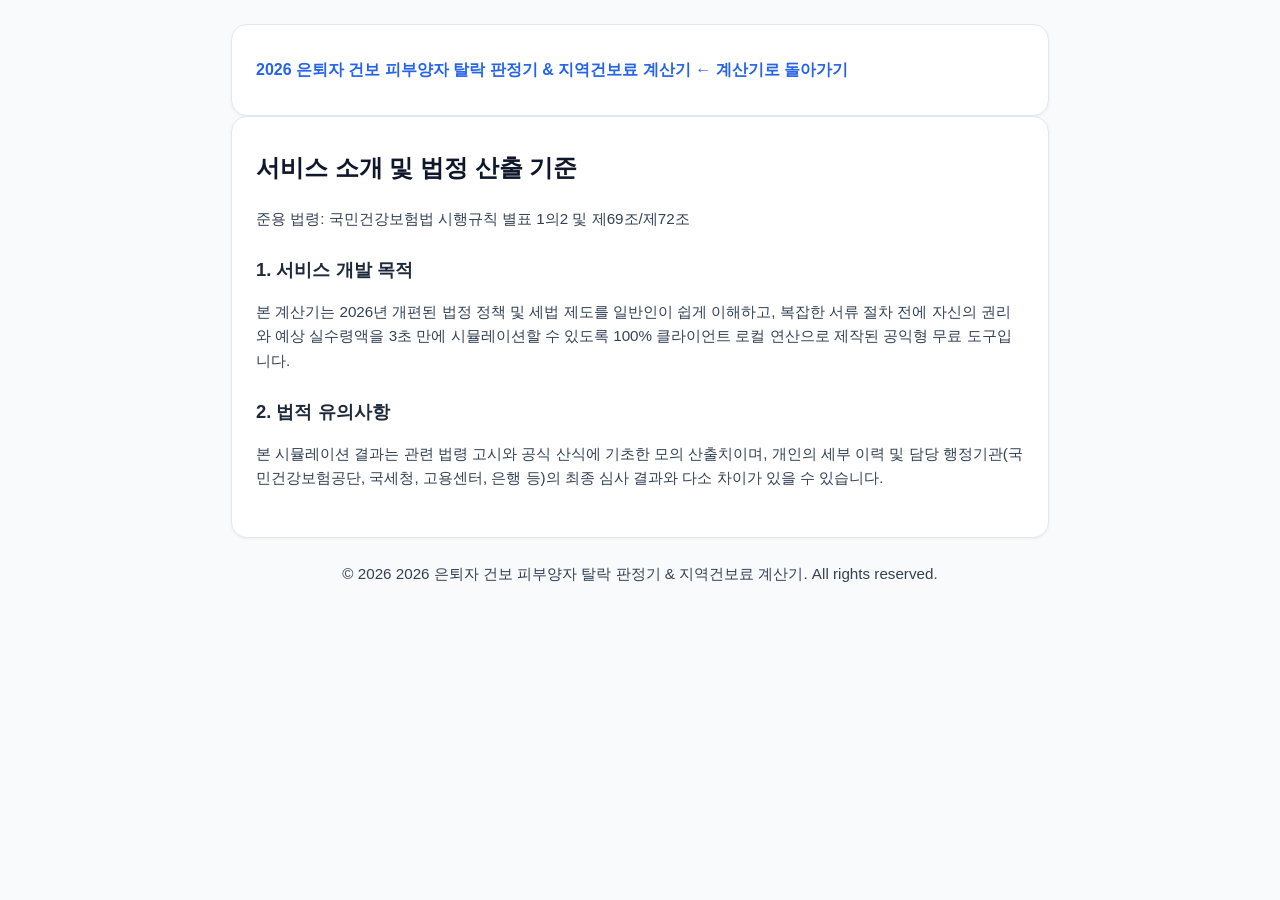
<file: about.html>
<!DOCTYPE html>
<html lang="ko">
<head>
  <meta charset="UTF-8">
  <meta name="viewport" content="width=device-width, initial-scale=1.0">
  <title>서비스 소개 및 공식 기준 | 2026 은퇴자 건보 피부양자 탈락 판정기 & 지역건보료 계산기</title>
  <meta name="description" content="국민건강보험법 시행규칙 별표 1의2 및 제69조/제72조에 기반한 2026년 공식 법정 산출 공식 및 서비스 운영 취지를 안내합니다.">
  <meta name="robots" content="index, follow">
  <link rel="canonical" href="https://health-dependent.enjoy-onepage.com/about.html">
  <link rel="icon" type="image/x-icon" href="/favicon.ico">
  <style>
  body { margin: 0; font-family: -apple-system, BlinkMacSystemFont, "Segoe UI", Roboto, sans-serif; background: #f8fafc; color: #1e293b; line-height: 1.6; padding: 24px 16px; }
  .wrap, .max-w-2xl, .max-w-3xl, .container, main { max-width: 768px; margin: 0 auto; background: #fff; padding: 32px 24px; border-radius: 16px; border: 1px solid #e2e8f0; box-shadow: 0 1px 3px rgba(0,0,0,0.05); }
  h1 { font-size: 1.5rem; font-weight: 800; margin-top: 0; color: #0f172a; }
  h2 { font-size: 1.15rem; font-weight: 700; margin-top: 24px; color: #1e293b; }
  p, li { font-size: 0.95rem; color: #334155; }
  a { color: #2563eb; text-decoration: none; font-weight: 600; }
  a:hover { text-decoration: underline; }
  .footer, footer { text-align: center; margin-top: 24px; font-size: 0.85rem; color: #64748b; }
</style>
</head>
<body class="bg-slate-50 text-slate-800 antialiased font-sans min-h-screen flex flex-col justify-between">
  <header class="bg-white border-b border-slate-200">
    <div class="max-w-3xl mx-auto px-4 py-3 flex items-center justify-between">
      <a href="/" class="flex items-center gap-2 text-slate-900 font-bold hover:text-indigo-600 transition">
        <span>2026 은퇴자 건보 피부양자 탈락 판정기 & 지역건보료 계산기</span>
      </a>
      <a href="/" class="text-xs font-semibold text-indigo-600 hover:underline">← 계산기로 돌아가기</a>
    </div>
  </header>
  <main class="max-w-3xl mx-auto px-4 py-8 w-full flex-grow">
    <article class="bg-white rounded-2xl p-6 sm:p-8 border border-slate-200 shadow-sm space-y-6">
      <div>
        <h1 class="text-2xl font-extrabold text-slate-900">서비스 소개 및 법정 산출 기준</h1>
        <p class="text-xs text-slate-500 mt-1">준용 법령: 국민건강보험법 시행규칙 별표 1의2 및 제69조/제72조</p>
      </div>
      <section class="space-y-3">
        <h2 class="text-lg font-bold text-slate-900 border-b border-slate-100 pb-2">1. 서비스 개발 목적</h2>
        <p class="text-sm text-slate-600 leading-relaxed">
          본 계산기는 2026년 개편된 법정 정책 및 세법 제도를 일반인이 쉽게 이해하고, 복잡한 서류 절차 전에 자신의 권리와 예상 실수령액을 3초 만에 시뮬레이션할 수 있도록 100% 클라이언트 로컬 연산으로 제작된 공익형 무료 도구입니다.
        </p>
      </section>
      <section class="space-y-3">
        <h2 class="text-lg font-bold text-slate-900 border-b border-slate-100 pb-2">2. 법적 유의사항</h2>
        <p class="text-sm text-slate-600 leading-relaxed">
          본 시뮬레이션 결과는 관련 법령 고시와 공식 산식에 기초한 모의 산출치이며, 개인의 세부 이력 및 담당 행정기관(국민건강보험공단, 국세청, 고용센터, 은행 등)의 최종 심사 결과와 다소 차이가 있을 수 있습니다.
        </p>
      </section>
    </article>
  </main>
  <footer class="bg-white border-t border-slate-200 py-6 text-center text-xs text-slate-500">
    <p>© 2026 2026 은퇴자 건보 피부양자 탈락 판정기 & 지역건보료 계산기. All rights reserved.</p>
  </footer>
</body>
</html>
</file>
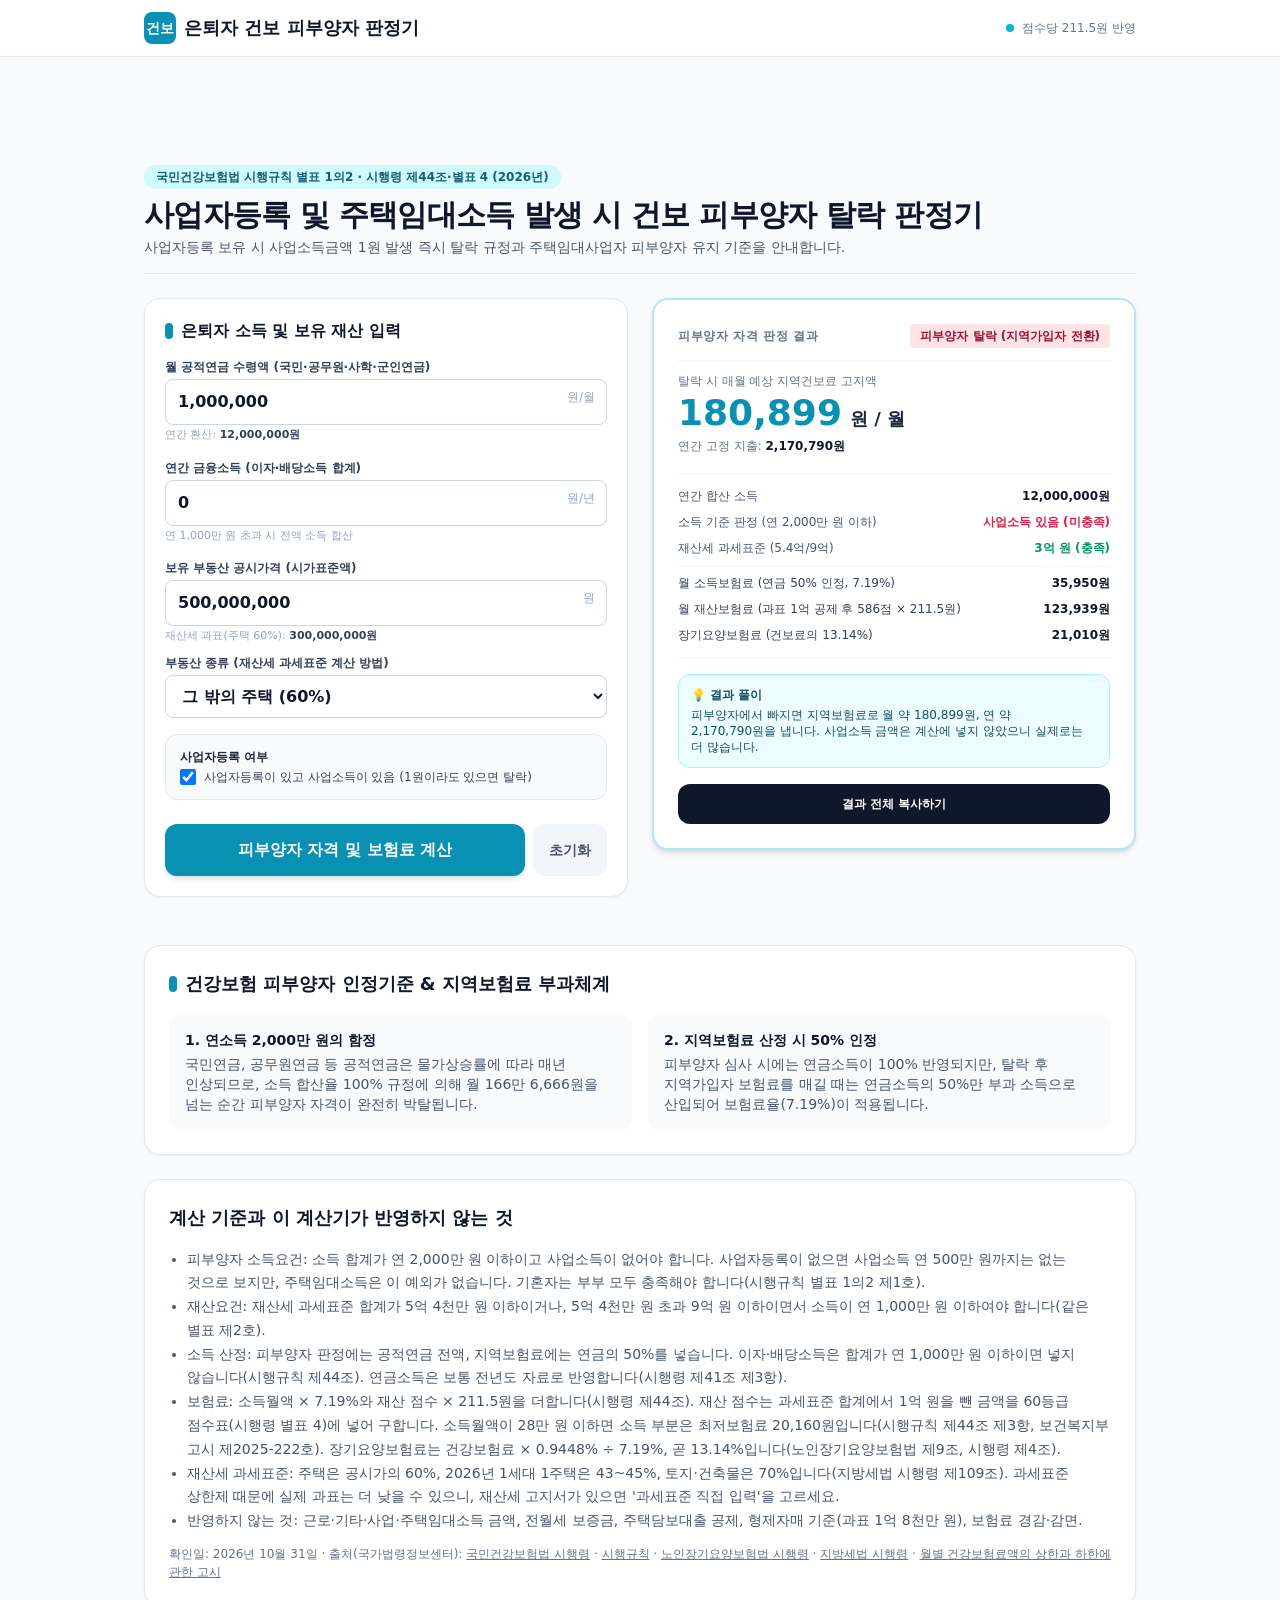
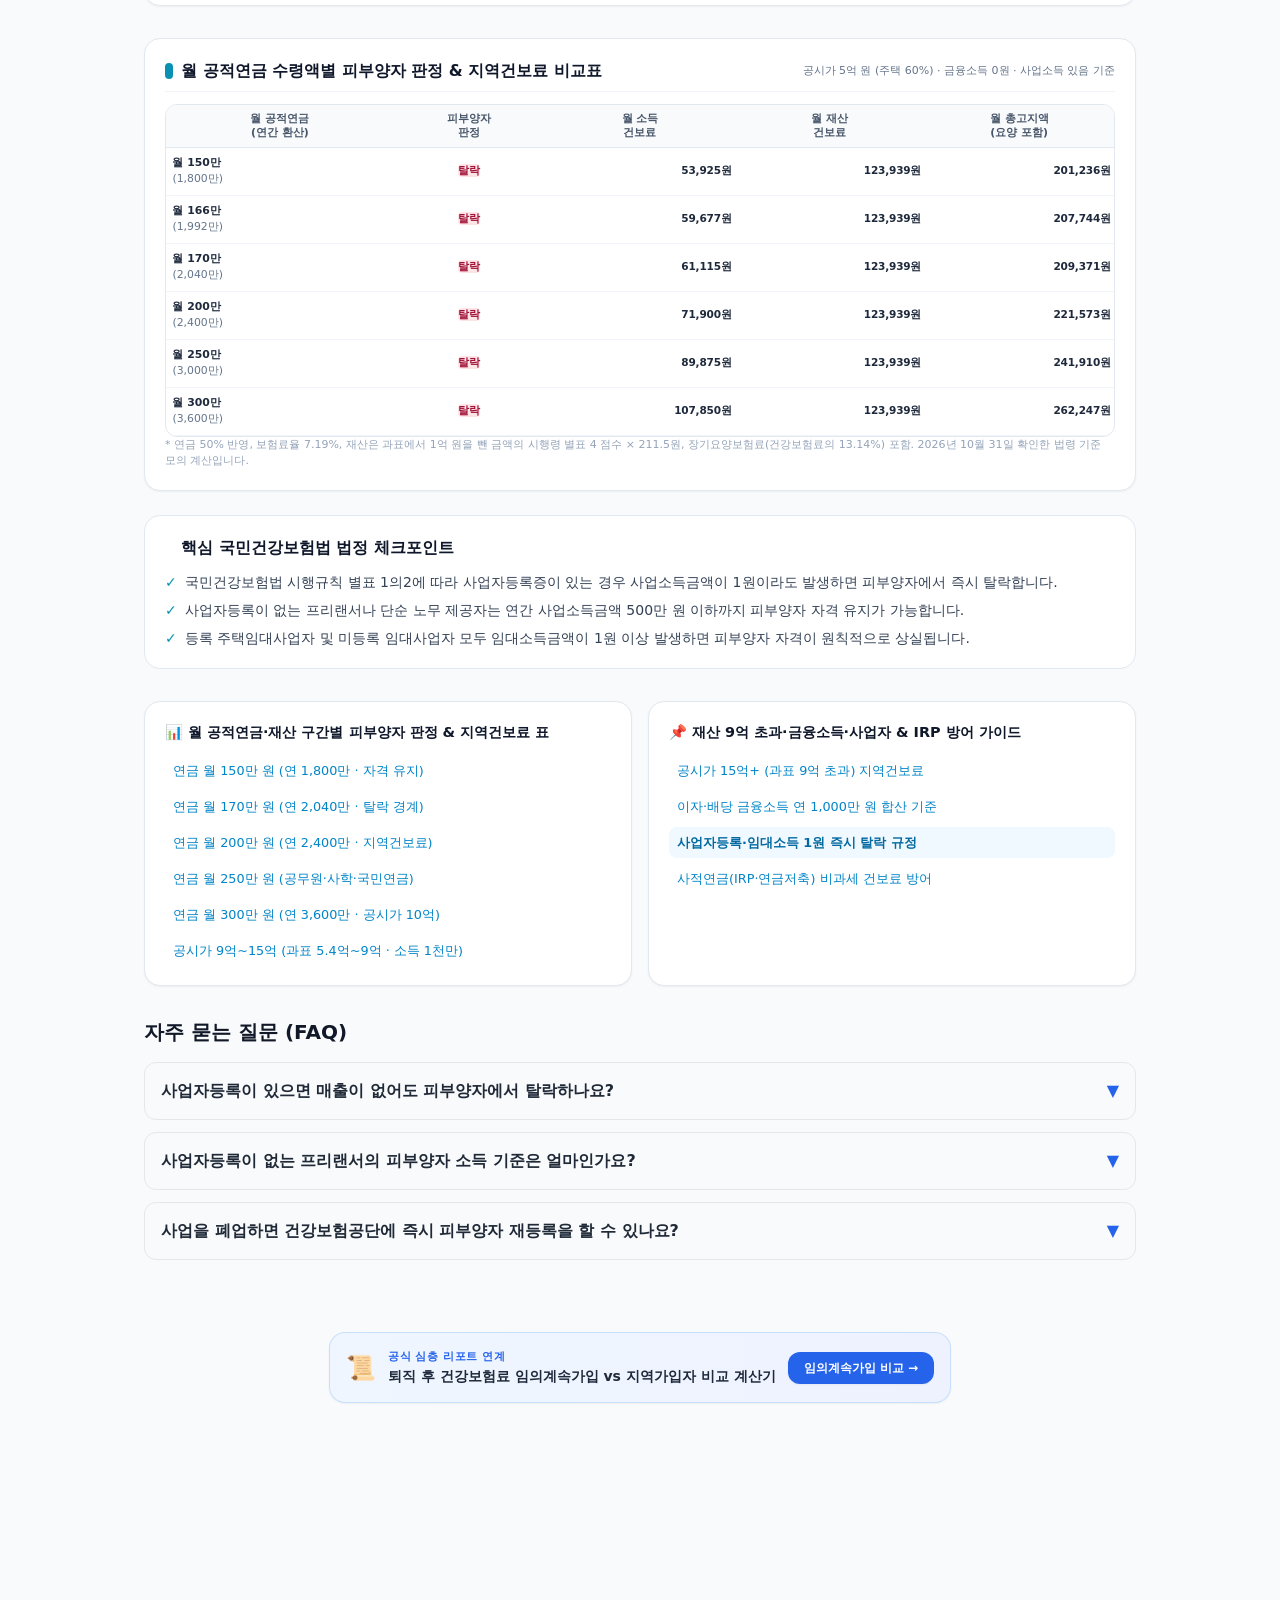
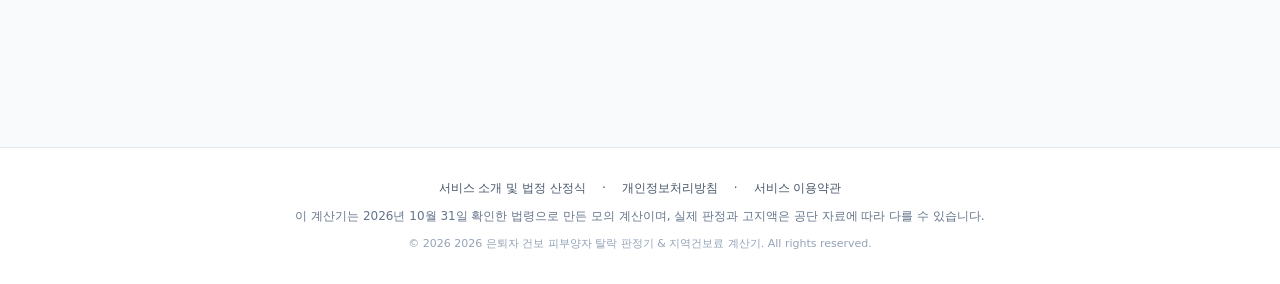
<file: guide-business-income-zero.html>
<!DOCTYPE html>
<html lang="ko">
<head>
    <meta charset="utf-8"/>
    <meta content="width=device-width, initial-scale=1.0" name="viewport"/>
    <link rel="preconnect" href="https://pagead2.googlesyndication.com">
    <title>사업자등록·임대소득 건보 피부양자 탈락 기준 및 예외 정리</title>
    <meta content="사업자등록 보유 시 사업소득 1원 이상 즉시 탈락 규정과 무소득 폐업·임대사업자 기준을 계산합니다." name="description"/>
    <meta content="2026 건강보험 피부양자 자격 조건, 건보료 피부양자 탈락 2000만원, 국민연금 건보료 피부양자 박탈, 지역가입자 건강보험료 점수 계산, 피부양자 재산세 과세표준 5.4억" name="keywords"/>
    <meta content="index, follow" name="robots"/>
    <link href="https://health-dependent.enjoy-onepage.com/guide-business-income-zero.html" rel="canonical"/>
    <meta content="website" property="og:type"/>
    <meta content="ko_KR" property="og:locale"/>
    <meta content="https://health-dependent.enjoy-onepage.com/guide-business-income-zero.html" property="og:url"/>
    <meta content="2026 건보 피부양자 & 지역보험료 계산기" property="og:site_name"/>
    <meta content="사업자등록·임대소득 건보 피부양자 탈락 기준 및 예외 정리" property="og:title"/>
    <meta content="사업자등록 보유 시 사업소득 1원 이상 즉시 탈락 규정과 무소득 폐업·임대사업자 기준을 계산합니다." property="og:description"/>
    <meta content="https://health-dependent.enjoy-onepage.com/og-image.png" property="og:image"/>
    <meta content="summary_large_image" name="twitter:card"/>
    <meta content="사업자등록·임대소득 건보 피부양자 탈락 기준 및 예외 정리" name="twitter:title"/>
    <meta content="사업자등록 보유 시 사업소득 1원 이상 즉시 탈락 규정과 무소득 폐업·임대사업자 기준을 계산합니다." name="twitter:description"/>
    <meta content="https://health-dependent.enjoy-onepage.com/og-image.png" name="twitter:image"/>
    <link href="/favicon.ico" rel="icon" type="image/x-icon"/>
    <link href="/icon.png" rel="apple-touch-icon"/>
    <link rel="stylesheet" href="./style.css">
    <script async="" crossorigin="anonymous" src="https://pagead2.googlesyndication.com/pagead/js/adsbygoogle.js?client=ca-pub-2228289204702106"></script>
    <style id="layout-shield">
      html, body { max-width: 100%; overflow-x: hidden; }
      .manual-ad-box { width: 100%; max-width: 960px; margin-left: auto; margin-right: auto; text-align: center; overflow: hidden; }
      .manual-ad-box ins { max-width: 100% !important; overflow: hidden !important; }
      :focus-visible { outline: 2px solid #3b82f6 !important; outline-offset: 2px !important; }
      input:focus-visible, select:focus-visible, textarea:focus-visible, button:focus-visible { outline: 2px solid #2563eb !important; outline-offset: 1px !important; }
      /* Remodel components */
      .extra-section { margin-top: 2rem; margin-bottom: 2rem; }
      .extra-table-wrap { width: 100%; border-radius: 0.75rem; border: 1px solid #e2e8f0; background: #fff; overflow: hidden; }
      .extra-table { table-layout: fixed; width: 100%; border-collapse: collapse; text-align: right; word-break: keep-all; }
      .extra-table th { background: #f8fafc; color: #475569; font-size: 0.68rem; font-weight: 700; padding: 0.45rem 0.2rem; border-bottom: 1px solid #e2e8f0; text-align: center; line-height: 1.25; }
      .extra-table td { padding: 0.45rem 0.2rem; border-bottom: 1px solid #f1f5f9; color: #1e293b; font-size: 0.68rem; }
      .extra-table td.td-col1 { text-align: left; font-weight: 600; padding-left: 0.4rem; }
      .extra-table td.td-val { font-size: 0.66rem; font-weight: 600; letter-spacing: -0.02em; }
      .extra-table tr.active-preset { background: #eff6ff; font-weight: 700; }
      .checkpoints-card { background: #fff; border: 1px solid #e2e8f0; border-radius: 1rem; padding: 1.25rem; margin-top: 1.5rem; }
      .sublinks-section { margin-top: 2rem; margin-bottom: 2rem; }
      .sublinks-grid { display: grid; grid-template-columns: 1fr; gap: 1rem; }
      @media (min-width: 768px) { .sublinks-grid { grid-template-columns: 1fr 1fr; } }
      .sublinks-card { background: #fff; border: 1px solid #e2e8f0; border-radius: 1rem; padding: 1.25rem; box-shadow: 0 1px 2px 0 rgba(0, 0, 0, 0.05); }
      .sublinks-card h3 { font-size: 0.9rem; font-weight: 700; color: #0f172a; margin-bottom: 0.75rem; display: flex; align-items: center; gap: 0.5rem; }
      .sublinks-card ul { display: flex; flex-direction: column; gap: 0.35rem; list-style: none; padding: 0; margin: 0; }
      .sublink-item a { display: block; font-size: 0.8rem; color: #0284c7; text-decoration: none; padding: 0.35rem 0.5rem; border-radius: 0.5rem; transition: background 0.15s; word-break: keep-all; }
      .sublink-item a:hover { background: #f0f9ff; text-decoration: underline; }
      .sublink-item a.current-page { font-weight: 700; color: #0369a1; background: #f0f9ff; }
    </style>
    <style id="mobile-hardening-shield">
      body, h1, h2, h3, h4, p, span, label { word-break: keep-all; overflow-wrap: break-word; }
      button, [role="button"], a.btn { white-space: nowrap; word-break: keep-all; }
      @media (max-width: 640px) {
        input, select, textarea { font-size: 16px !important; }
        button, [role="button"], a.btn { min-height: 44px; }
      }
    </style>

    <script type="application/ld+json">
{
  "@context": "https://schema.org",
  "@graph": [
    {
      "@type": "WebApplication",
      "@id": "https://health-dependent.enjoy-onepage.com/guide-business-income-zero.html#webapp",
      "name": "사업자등록·임대소득 건보 피부양자 탈락 기준 및 예외 정리",
      "url": "https://health-dependent.enjoy-onepage.com/guide-business-income-zero.html",
      "applicationCategory": "UtilityApplication",
      "operatingSystem": "All",
      "browserRequirements": "Requires JavaScript. Requires HTML5.",
      "description": "사업자등록 보유 시 사업소득 1원 이상 즉시 탈락 규정과 무소득 폐업·임대사업자 기준을 계산합니다.",
      "image": "https://health-dependent.enjoy-onepage.com/og-image.png",
      "offers": {
        "@type": "Offer",
        "price": "0",
        "priceCurrency": "KRW"
      }
    },
    {
      "@type": "FAQPage",
      "@id": "https://health-dependent.enjoy-onepage.com/guide-business-income-zero.html#faq",
      "mainEntity": [
        {
          "@type": "Question",
          "name": "사업자등록이 있으면 매출이 없어도 피부양자에서 탈락하나요?",
          "acceptedAnswer": {
            "@type": "Answer",
            "text": "매출에서 필요경비를 차감한 '사업소득금액'이 0원 이하(적자 또는 무소득)로 국세청에 신고된 경우 자격이 유지될 수 있습니다."
          }
        },
        {
          "@type": "Question",
          "name": "사업자등록이 없는 프리랜서의 피부양자 소득 기준은 얼마인가요?",
          "acceptedAnswer": {
            "@type": "Answer",
            "text": "사업자등록이 없는 경우 연간 사업소득금액 500만 원 이하까지는 피부양자 자격 요건을 충족합니다."
          }
        },
        {
          "@type": "Question",
          "name": "사업을 폐업하면 건강보험공단에 즉시 피부양자 재등록을 할 수 있나요?",
          "acceptedAnswer": {
            "@type": "Answer",
            "text": "네, 세무서에서 폐업사실증명원을 발급받아 공단에 제출하면 즉시 자격 변동 및 보험료 재정산이 진행됩니다."
          }
        }
      ]
    }
  ]
}
    </script>

<script id="math-guard">
// Global Math & DOM Output Guard: prevents NaN / Infinity leaks to UI
(function() {
  const origToLocaleString = Number.prototype.toLocaleString;
  Number.prototype.toLocaleString = function(locales, options) {
    if (!Number.isFinite(this.valueOf())) return '0';
    return origToLocaleString.call(this, locales, options);
  };
  const origToFixed = Number.prototype.toFixed;
  Number.prototype.toFixed = function(digits) {
    if (!Number.isFinite(this.valueOf())) return '0';
    return origToFixed.call(this, digits);
  };
})();
</script>
<style id="ad-cls-shield">
  .ad-bottom { min-height: 280px !important; }
  .ad-bottom ins { min-height: 280px !important; }
</style>
<!-- KIRO:VALUES START -->
<script type="application/json" id="kiro-values">{"app":"health-dependent-calc","valid_until":"2026-12-31","soft_days":60,"hard_days":120,"grace_days":31,"status":"unverified","note":"이 페이지의 보험료율과 기준 금액은 2026년 기준","values":{}}</script>
<script>/* Kiro value guard v1 (2026-11-01). Values come from #kiro-values, written by the home server's value watcher.
   window.KIRO_V = values in force today (a scheduled "next" set applies from its date).
   Elements carrying data-v (value or =expression) and data-f (format) are re-rendered from those values;
   a notice appears when the values are stale. */
(function (W, doc) {
  var D, V = {}, today, NEXT = false;
  function ymd(s) { var m = /^(\d{4})-(\d{2})-(\d{2})/.exec(s || ''); return m ? [+m[1], +m[2], +m[3]] : null; }
  function num(a) { return a ? a[0] * 10000 + a[1] * 100 + a[2] : 0; }
  function dayIndex(a) { return Math.floor(Date.UTC(a[0], a[1] - 1, a[2]) / 86400000); }
  function own(o, k) { return Object.prototype.hasOwnProperty.call(o, k); }
  try {
    var el = doc.getElementById('kiro-values');
    if (!el) return;
    D = JSON.parse(el.textContent || '{}');
    var d = new Date();
    today = [d.getFullYear(), d.getMonth() + 1, d.getDate()];
    var base = D.values || {}, k;
    for (k in base) if (own(base, k)) V[k] = base[k];
    if (D.next && D.next.values && ymd(D.next.from) && num(today) >= num(ymd(D.next.from))) {
      for (k in D.next.values) if (own(D.next.values, k)) V[k] = D.next.values[k];
      NEXT = true;
    }
    V._checked = D.checked || '';
  } catch (e) { return; }
  function lookup(p) {
    var o = V, parts = String(p).split('/');
    for (var i = 0; i < parts.length; i++) { if (o === null || typeof o !== 'object' || !own(o, parts[i])) return undefined; o = o[parts[i]]; }
    return o;
  }
  function fix(x, n) {
    var p = Math.pow(10, n), r = Math.floor(Math.abs(x) * p + 0.5), s = String(r);
    if (n) { while (s.length <= n) s = '0' + s; s = s.slice(0, -n) + '.' + s.slice(-n); }
    return (x < 0 && r ? '-' : '') + s;
  }
  function grp(s) {
    var neg = s.charAt(0) === '-', t = neg ? s.slice(1) : s, parts = t.split('.');
    parts[0] = parts[0].replace(/\B(?=(\d{3})+(?!\d))/g, ',');
    return (neg ? '-' : '') + parts.join('.');
  }
  function usd(x) {
    var r = Math.floor(Math.abs(x) * 1000 + 0.5);
    if (r % 1000 === 0) return '$' + grp(String(r / 1000));
    var s = fix(x, 3);
    if (s.slice(-1) === '0') s = s.slice(0, -1);
    return '$' + grp(s);
  }
  function F(v, f) {
    if (v === undefined || v === null || v === '') return null;
    var a;
    switch (f) {
      case 'int': return grp(fix(+v, 0));
      case 'won': return grp(fix(+v, 0)) + '원';
      case 'pct0': return fix(+v, 0) + '%';
      case 'pct1': return fix(+v, 1) + '%';
      case 'pct2': return fix(+v, 2) + '%';
      case 'pctx': a = fix(+v, 2); return (a.slice(-1) === '0' ? a.slice(0, -1) : a) + '%';
      case 'num1': return grp(fix(+v, 1));
      case 'num2': return grp(fix(+v, 2));
      case 'usd': return usd(+v);
      case 'usd2': return '$' + grp(fix(+v, 2));
      case 'date': a = ymd(v); return a ? a[0] + '년 ' + a[1] + '월 ' + a[2] + '일' : null;
      case 'ym': a = ymd(v); return a ? a[0] + '년 ' + a[1] + '월' : null;
      case 'y': a = ymd(v); return a ? String(a[0]) : null;
      case 'md': a = ymd(v); return a ? a[1] + '월 ' + a[2] + '일' : null;
      default: return String(v);
    }
  }
  var FN = {
    round: function (x, n) { var p = Math.pow(10, n || 0); return Math.floor(Math.abs(x) * p + 0.5) / p * (x < 0 ? -1 : 1); },
    floor: Math.floor, ceil: Math.ceil, min: Math.min, max: Math.max, abs: Math.abs
  };
  function ev(expr) {
    expr = String(expr || '');
    if (expr.charAt(0) !== '=') return lookup(expr);
    var body = expr.slice(1);
    if (!/^[\w\s.+\-*\/(),]*$/.test(body)) return undefined;
    var js = body.replace(/[A-Za-z_]\w*/g, function (n) { return own(FN, n) ? 'F.' + n : 'L(' + JSON.stringify(n) + ')'; });
    try { var r = Function('F', 'L', 'return (' + js + ');')(FN, lookup); return (typeof r === 'number' && isFinite(r)) ? r : undefined; }
    catch (e) { return undefined; }
  }
  function render() {
    var els = doc.querySelectorAll('[data-v]');
    for (var i = 0; i < els.length; i++) {
      var t = F(ev(els[i].getAttribute('data-v')), els[i].getAttribute('data-f') || 'raw');
      if (t !== null && els[i].textContent !== t) els[i].textContent = t;
    }
  }
  function notice() {
    var level = 0, msg = '', t = dayIndex(today), vu = ymd(D.valid_until), ck = ymd(D.checked);
    if (vu && num(today) > num(vu)) {
      level = (t - dayIndex(vu) > (D.grace_days || 31)) ? 2 : 1;
      msg = (D.note ? D.note + '입니다. ' : '') + '그 뒤 바뀐 기준은 아직 반영하지 못해 계산 결과가 다를 수 있어요.';
    } else if (D.status === 'pending') {
      level = 1;
      msg = D.pending_note || '공식 기준이 바뀐 것으로 보여 새 값을 확인하고 있어요. 계산 결과가 다를 수 있어요.';
    } else if (ck && D.status === 'ok') {
      var age = t - dayIndex(ck);
      if (age > (D.hard_days || 120)) level = 2; else if (age > (D.soft_days || 60)) level = 1;
      if (level) msg = '이 페이지의 값은 ' + F(D.checked, 'date') + '에 공식 자료로 확인한 것이에요. 그 뒤 바뀌었을 수 있어요.';
    }
    W.KIRO_STALE = level;
    if (!level) return;
    if (level === 2) msg += ' 정확한 금액은 공식 기관에서 확인하세요.';
    var box = doc.createElement('div');
    box.id = 'kiro-fresh';
    box.setAttribute('role', 'status');
    box.style.cssText = 'box-sizing:border-box;width:calc(100% - 24px);max-width:1080px;margin:12px auto;padding:10px 14px;' +
      'border:1px solid #f59e0b;border-radius:10px;background:#fffbeb;color:#78350f;font-size:14px;line-height:1.6;word-break:keep-all;text-align:left';
    box.textContent = '\u26a0\ufe0f ' + msg;
    var h = doc.querySelector('body > header') || doc.querySelector('header'), m = doc.querySelector('main');
    if (h && h.parentNode) h.parentNode.insertBefore(box, h.nextSibling);
    else if (m && m.parentNode) m.parentNode.insertBefore(box, m);
    else doc.body.insertBefore(box, doc.body.firstChild);
    if (level === 2 && D.hide) {
      for (var i = 0; i < D.hide.length; i++) {
        var hs = doc.querySelectorAll(D.hide[i]);
        for (var j = 0; j < hs.length; j++) hs[j].style.display = 'none';
      }
    }
  }
  W.KIRO_V = V; W.KIRO_VALUES = D; W.KIRO_FMT = F; W.KIRO_EVAL = ev; W.KIRO_NEXT = NEXT;
  function go() { try { render(); } catch (e) {} try { notice(); } catch (e2) {} }
  if (doc.readyState === 'loading') doc.addEventListener('DOMContentLoaded', go); else go();
})(window, document);</script>
<!-- KIRO:VALUES END -->
</head>
<body class="bg-slate-50 text-slate-800 antialiased font-sans min-h-screen flex flex-col justify-between">
    <header class="bg-white border-b border-slate-200 sticky top-0 z-50">
        <div class="max-w-5xl mx-auto px-4 py-3 flex items-center justify-between">
            <a class="flex items-center gap-2 text-slate-900 font-bold text-lg hover:text-cyan-600 transition" href="/">
                <span class="w-8 h-8 rounded-lg bg-cyan-600 text-white flex items-center justify-center font-black text-sm shadow-sm">건보</span>
                <span>은퇴자 건보 피부양자 판정기</span>
            </a>
            <div class="flex items-center gap-2 text-xs text-slate-500 font-medium">
                <span class="inline-block w-2 h-2 rounded-full bg-cyan-500"></span> 점수당 211.5원 반영
            </div>
        </div>
    </header>

    <!-- Top Ad Banner -->
    <div class="manual-ad-box ad-top-banner" style="width: 100%; max-width: 960px; margin: 8px auto 16px; text-align: center;">
        <ins class="adsbygoogle" data-ad-client="ca-pub-2228289204702106" data-ad-format="horizontal" data-ad-slot="3824727725" data-full-width-responsive="true" style="display:inline-block;width:100%;height:60px;"></ins>
        <script>(adsbygoogle = window.adsbygoogle || []).push({});</script>
    </div>

    <!-- PAGE:HERO START -->
    <section class="max-w-5xl mx-auto px-4 pt-4 pb-2 w-full">
        <div class="border-b border-slate-200 pb-4">
            <div class="inline-flex items-center gap-1.5 px-3 py-1 rounded-full text-xs font-semibold bg-cyan-100 text-cyan-800 mb-2">
                <span>국민건강보험법 시행규칙 별표 1의2 · 시행령 제44조·별표 4 (2026년)</span>
            </div>
            <h1 class="text-2xl sm:text-3xl font-extrabold text-slate-900 tracking-tight">
                사업자등록 및 주택임대소득 발생 시 건보 피부양자 탈락 판정기
            </h1>
            <p class="text-slate-600 text-sm mt-1">
                사업자등록 보유 시 사업소득금액 1원 발생 즉시 탈락 규정과 주택임대사업자 피부양자 유지 기준을 안내합니다.
            </p>
        </div>
    </section>
    <!-- PAGE:HERO END -->

    <main class="max-w-5xl mx-auto px-4 py-4 w-full flex-grow">
        <div class="grid grid-cols-1 lg:grid-cols-12 gap-6 items-start">
            <!-- Left: Inputs (6 cols) -->
            <section class="lg:col-span-6 bg-white rounded-2xl p-5 shadow-sm border border-slate-200 space-y-4">
                <h2 class="text-base font-bold text-slate-900 flex items-center gap-2">
                    <span class="w-2 h-4 bg-cyan-600 rounded-full"></span>
                    은퇴자 소득 및 보유 재산 입력
                </h2>

                <div>
                    <label class="block text-xs font-semibold text-slate-700 mb-1" for="monthlyPension">월 공적연금 수령액 (국민·공무원·사학·군인연금)</label>
                    <div class="relative">
                        <input type="text" id="monthlyPension" value="1,000,000" class="w-full px-3 py-2.5 bg-white border border-slate-300 rounded-lg text-slate-900 font-bold text-base focus:ring-2 focus:ring-cyan-500" placeholder="예: 1,800,000">
                        <span class="absolute right-3 top-2.5 text-xs text-slate-400 font-normal">원/월</span>
                    </div>
                    <span class="text-[11px] text-slate-400 mt-0.5 block">연간 환산: <span id="annualPensionText" class="font-semibold text-slate-700">12,000,000원</span></span>
                </div>

                <div>
                    <label class="block text-xs font-semibold text-slate-700 mb-1" for="annualFinanceIncome">연간 금융소득 (이자·배당소득 합계)</label>
                    <div class="relative">
                        <input type="text" id="annualFinanceIncome" value="0" class="w-full px-3 py-2.5 bg-white border border-slate-300 rounded-lg text-slate-900 font-bold text-base focus:ring-2 focus:ring-cyan-500" placeholder="예: 0">
                        <span class="absolute right-3 top-2.5 text-xs text-slate-400 font-normal">원/년</span>
                    </div>
                    <span class="text-[11px] text-slate-400 mt-0.5 block">연 1,000만 원 초과 시 전액 소득 합산</span>
                </div>

                <div>
                    <label class="block text-xs font-semibold text-slate-700 mb-1" for="propertyPrice" id="propertyLabel">보유 부동산 공시가격 (시가표준액)</label>
                    <div class="relative">
                        <input type="text" id="propertyPrice" value="500,000,000" class="w-full px-3 py-2.5 bg-white border border-slate-300 rounded-lg text-slate-900 font-bold text-base focus:ring-2 focus:ring-cyan-500" placeholder="예: 800,000,000">
                        <span class="absolute right-3 top-2.5 text-xs text-slate-400 font-normal">원</span>
                    </div>
                    <span class="text-[11px] text-slate-400 mt-0.5 block">재산세 과표(<span id="fmvText">주택 60%</span>): <span id="taxBaseText" class="font-semibold text-slate-700">300,000,000원</span></span>
                    <label class="block text-xs font-semibold text-slate-700 mb-1" for="propType" style="margin-top:10px">부동산 종류 (재산세 과세표준 계산 방법)</label>
                    <select id="propType" class="w-full px-3 py-2.5 bg-white border border-slate-300 rounded-lg text-slate-900 font-bold text-base focus:ring-2 focus:ring-cyan-500">
                        <option value="one">1세대 1주택 (43~45%)</option>
                        <option value="house" selected>그 밖의 주택 (60%)</option>
                        <option value="land">토지·건축물 (70%)</option>
                        <option value="base">과세표준 직접 입력</option>
                    </select>
                </div>

                <div class="p-3.5 bg-slate-50 rounded-xl border border-slate-200">
                    <span class="text-xs font-bold text-slate-800 block mb-1">사업자등록 여부</span>
                    <label class="flex items-center gap-2 cursor-pointer mt-1">
                        <input type="checkbox" id="hasBizReg" checked class="w-4 h-4 text-cyan-600 rounded border-slate-300" aria-label="사업자등록과 사업소득이 있음">
                        <span class="text-xs text-slate-700">사업자등록이 있고 사업소득이 있음 (1원이라도 있으면 탈락)</span>
                    </label>
                </div>

                <div class="flex gap-2 pt-2">
                    <button id="calcBtn" type="button" class="flex-1 py-3.5 px-4 bg-cyan-600 hover:bg-cyan-700 text-white font-bold rounded-xl shadow-md transition text-base flex items-center justify-center gap-2 whitespace-nowrap">
                        피부양자 자격 및 보험료 계산
                    </button>
                    <button id="resetBtn" type="button" class="px-4 py-3.5 bg-slate-100 hover:bg-slate-200 text-slate-600 font-semibold rounded-xl transition text-sm whitespace-nowrap">
                        초기화
                    </button>
                </div>
            </section>

            <!-- Right: Decision Receipt (6 cols) -->
            <section class="lg:col-span-6 lg:sticky lg:top-20 space-y-4">
                <div class="bg-white rounded-2xl p-6 shadow-md border-2 border-cyan-500/30">
                    <div class="flex items-center justify-between border-b border-slate-100 pb-3 mb-3">
                        <span class="text-xs font-bold text-slate-500 uppercase tracking-wider">피부양자 자격 판정 결과</span>
                        <span id="qualBadge" class="text-xs font-black px-2.5 py-1 rounded bg-rose-100 text-rose-800">피부양자 탈락 (지역가입자 전환)</span>
                    </div>

                    <div class="mb-4">
                        <span class="text-xs text-slate-500 block mb-1">탈락 시 매월 예상 지역건보료 고지액</span>
                        <div class="flex items-baseline gap-2">
                            <span id="resTotalHealthBill" class="text-3xl sm:text-4xl font-black text-cyan-600">180,899</span>
                            <span class="text-lg font-bold text-slate-800">원 / 월</span>
                        </div>
                        <span class="text-xs text-slate-500">연간 고정 지출: <span id="resAnnualBill" class="font-bold text-slate-900">2,170,790원</span></span>
                    </div>

                    <!-- Breakdown Table -->
                    <div class="space-y-2.5 text-xs border-t border-b border-slate-100 py-3.5 mb-4">
                        <div class="flex justify-between text-slate-600">
                            <span>연간 합산 소득</span>
                            <span id="resTotalIncome" class="font-bold text-slate-900">12,000,000원</span>
                        </div>
                        <div class="flex justify-between text-slate-600">
                            <span>소득 기준 판정 (연 2,000만 원 이하)</span>
                            <span id="resIncomePass" class="font-bold text-rose-600">사업소득 있음 (미충족)</span>
                        </div>
                        <div class="flex justify-between text-slate-600">
                            <span>재산세 과세표준 (5.4억/9억)</span>
                            <span id="resPropertyPass" class="font-bold text-emerald-600">3억 원 (충족)</span>
                        </div>
                        <div class="flex justify-between text-slate-700 pt-2 border-t border-slate-100">
                            <span>월 소득보험료 (연금 50% 인정, 7.19%)</span>
                            <span id="resIncomeFee" class="font-bold text-slate-900">35,950원</span>
                        </div>
                        <div class="flex justify-between text-slate-700">
                            <span>월 재산보험료 (과표 1억 공제 후 <span id="propPointsText">586</span>점 × 211.5원)</span>
                            <span id="resPropertyFee" class="font-bold text-slate-900">123,939원</span>
                        </div>
                        <div class="flex justify-between text-slate-700">
                            <span>장기요양보험료 (건보료의 13.14%)</span>
                            <span id="resLtcFee" class="font-bold text-slate-900">21,010원</span>
                        </div>
                    </div>

                    <!-- Strategic Advice -->
                    <div id="adviceBox" class="p-3 bg-cyan-50 rounded-xl border border-cyan-200 text-xs text-cyan-900 space-y-1">
                        <span class="font-bold block">💡 결과 풀이</span>
                        <p id="adviceText">피부양자에서 빠지면 지역보험료로 월 약 180,899원, 연 약 2,170,790원을 냅니다. 사업소득 금액은 계산에 넣지 않았으니 실제로는 더 많습니다.</p>
                    </div>

                    <button id="copyResultBtn" type="button" class="w-full mt-4 py-3 bg-slate-900 hover:bg-slate-800 text-white font-bold rounded-xl text-xs flex items-center justify-center gap-2 transition whitespace-nowrap">
                        결과 전체 복사하기
                    </button>
                </div>
            </section>
        </div>

        <!-- Guide -->
        <section class="mt-12 bg-white rounded-2xl p-6 shadow-sm border border-slate-200">
            <h2 class="text-lg font-bold text-slate-900 mb-4 flex items-center gap-2">
                <span class="w-2 h-4 bg-cyan-600 rounded-full"></span>
                건강보험 피부양자 인정기준 & 지역보험료 부과체계
            </h2>
            <div class="grid grid-cols-1 md:grid-cols-2 gap-4 text-xs sm:text-sm text-slate-600">
                <div class="p-4 bg-slate-50 rounded-xl">
                    <h3 class="font-bold text-slate-900 mb-1">1. 연소득 2,000만 원의 함정</h3>
                    <p>국민연금, 공무원연금 등 공적연금은 물가상승률에 따라 매년 인상되므로, 소득 합산율 100% 규정에 의해 월 166만 6,666원을 넘는 순간 피부양자 자격이 완전히 박탈됩니다.</p>
                </div>
                <div class="p-4 bg-slate-50 rounded-xl">
                    <h3 class="font-bold text-slate-900 mb-1">2. 지역보험료 산정 시 50% 인정</h3>
                    <p>피부양자 심사 시에는 연금소득이 100% 반영되지만, 탈락 후 지역가입자 보험료를 매길 때는 연금소득의 50%만 부과 소득으로 산입되어 보험료율(7.19%)이 적용됩니다.</p>
                </div>
            </div>
        </section>
    

                <!-- KIRO:HD-BASIS START -->
        <section class="bg-white rounded-2xl p-6 shadow-sm border border-slate-200" style="margin-top:24px">
            <h2 class="text-lg font-bold text-slate-900 mb-4">계산 기준과 이 계산기가 반영하지 않는 것</h2>
            <ul class="text-xs sm:text-sm text-slate-600" style="list-style:disc;padding-left:1.25em;line-height:1.7">
                <li>피부양자 소득요건: 소득 합계가 연 2,000만 원 이하이고 사업소득이 없어야 합니다. 사업자등록이 없으면 사업소득 연 500만 원까지는 없는 것으로 보지만, 주택임대소득은 이 예외가 없습니다. 기혼자는 부부 모두 충족해야 합니다(시행규칙 별표 1의2 제1호).</li>
                <li>재산요건: 재산세 과세표준 합계가 5억 4천만 원 이하이거나, 5억 4천만 원 초과 9억 원 이하이면서 소득이 연 1,000만 원 이하여야 합니다(같은 별표 제2호).</li>
                <li>소득 산정: 피부양자 판정에는 공적연금 전액, 지역보험료에는 연금의 50%를 넣습니다. 이자·배당소득은 합계가 연 1,000만 원 이하이면 넣지 않습니다(시행규칙 제44조). 연금소득은 보통 전년도 자료로 반영합니다(시행령 제41조 제3항).</li>
                <li>보험료: 소득월액 × 7.19%와 재산 점수 × 211.5원을 더합니다(시행령 제44조). 재산 점수는 과세표준 합계에서 1억 원을 뺀 금액을 60등급 점수표(시행령 별표 4)에 넣어 구합니다. 소득월액이 28만 원 이하면 소득 부분은 최저보험료 20,160원입니다(시행규칙 제44조 제3항, 보건복지부 고시 제2025-222호). 장기요양보험료는 건강보험료 × 0.9448% ÷ 7.19%, 곧 13.14%입니다(노인장기요양보험법 제9조, 시행령 제4조).</li>
                <li>재산세 과세표준: 주택은 공시가의 60%, 2026년 1세대 1주택은 43~45%, 토지·건축물은 70%입니다(지방세법 시행령 제109조). 과세표준 상한제 때문에 실제 과표는 더 낮을 수 있으니, 재산세 고지서가 있으면 '과세표준 직접 입력'을 고르세요.</li>
                <li>반영하지 않는 것: 근로·기타·사업·주택임대소득 금액, 전월세 보증금, 주택담보대출 공제, 형제자매 기준(과표 1억 8천만 원), 보험료 경감·감면.</li>
            </ul>
            <p style="margin-top:12px;font-size:12px;color:#64748b">확인일: 2026년 10월 31일 · 출처(국가법령정보센터): <a href="https://www.law.go.kr/법령/국민건강보험법시행령" target="_blank" rel="noopener" style="text-decoration:underline">국민건강보험법 시행령</a> · <a href="https://www.law.go.kr/법령/국민건강보험법시행규칙" target="_blank" rel="noopener" style="text-decoration:underline">시행규칙</a> · <a href="https://www.law.go.kr/법령/노인장기요양보험법시행령" target="_blank" rel="noopener" style="text-decoration:underline">노인장기요양보험법 시행령</a> · <a href="https://www.law.go.kr/법령/지방세법시행령" target="_blank" rel="noopener" style="text-decoration:underline">지방세법 시행령</a> · <a href="https://www.law.go.kr/행정규칙/월별건강보험료액의상한과하한에관한고시" target="_blank" rel="noopener" style="text-decoration:underline">월별 건강보험료액의 상한과 하한에 관한 고시</a></p>
        </section>
        <!-- KIRO:HD-BASIS END -->
        <!-- PAGE:EXTRA START -->
        <!-- Extra Statutory Analysis & Comparison Block -->
        <section class="extra-section space-y-6">
            <div class="bg-white rounded-2xl p-5 shadow-sm border border-slate-200">
                <div class="flex items-center justify-between mb-3 pb-2 border-b border-slate-100">
                    <h3 class="text-sm sm:text-base font-bold text-slate-900 flex items-center gap-2">
                        <span class="w-2 h-4 bg-cyan-600 rounded-full"></span>
                        월 공적연금 수령액별 피부양자 판정 & 지역건보료 비교표
                    </h3>
                    <span class="text-[11px] text-slate-500 font-medium">공시가 5억 원 (주택 60%) · 금융소득 0원 · 사업소득 있음 기준</span>
                </div>
                <div class="extra-table-wrap">
                    <table class="extra-table">
                        <thead>
                            <tr>
                                <th style="width: 24%;">월 공적연금<br>(연간 환산)</th>
                                <th style="width: 16%;">피부양자<br>판정</th>
                                <th style="width: 20%;">월 소득<br>건보료</th>
                                <th style="width: 20%;">월 재산<br>건보료</th>
                                <th style="width: 20%;">월 총고지액<br>(요양 포함)</th>
                            </tr>
                        </thead>
                        <tbody>
            <tr>
                <td class="td-col1">월 150만<br><span class="text-[10px] text-slate-500 font-normal">(1,800만)</span></td>
                <td style="text-align:center;"><span class="px-1.5 py-0.5 rounded text-[11px] font-bold bg-rose-100 text-rose-800">탈락</span></td>
                <td class="td-val">53,925원</td>
                <td class="td-val">123,939원</td>
                <td class="td-val font-bold text-cyan-700">201,236원</td>
            </tr>
            <tr>
                <td class="td-col1">월 166만<br><span class="text-[10px] text-slate-500 font-normal">(1,992만)</span></td>
                <td style="text-align:center;"><span class="px-1.5 py-0.5 rounded text-[11px] font-bold bg-rose-100 text-rose-800">탈락</span></td>
                <td class="td-val">59,677원</td>
                <td class="td-val">123,939원</td>
                <td class="td-val font-bold text-cyan-700">207,744원</td>
            </tr>
            <tr>
                <td class="td-col1">월 170만<br><span class="text-[10px] text-slate-500 font-normal">(2,040만)</span></td>
                <td style="text-align:center;"><span class="px-1.5 py-0.5 rounded text-[11px] font-bold bg-rose-100 text-rose-800">탈락</span></td>
                <td class="td-val">61,115원</td>
                <td class="td-val">123,939원</td>
                <td class="td-val font-bold text-cyan-700">209,371원</td>
            </tr>
            <tr>
                <td class="td-col1">월 200만<br><span class="text-[10px] text-slate-500 font-normal">(2,400만)</span></td>
                <td style="text-align:center;"><span class="px-1.5 py-0.5 rounded text-[11px] font-bold bg-rose-100 text-rose-800">탈락</span></td>
                <td class="td-val">71,900원</td>
                <td class="td-val">123,939원</td>
                <td class="td-val font-bold text-cyan-700">221,573원</td>
            </tr>
            <tr>
                <td class="td-col1">월 250만<br><span class="text-[10px] text-slate-500 font-normal">(3,000만)</span></td>
                <td style="text-align:center;"><span class="px-1.5 py-0.5 rounded text-[11px] font-bold bg-rose-100 text-rose-800">탈락</span></td>
                <td class="td-val">89,875원</td>
                <td class="td-val">123,939원</td>
                <td class="td-val font-bold text-cyan-700">241,910원</td>
            </tr>
            <tr>
                <td class="td-col1">월 300만<br><span class="text-[10px] text-slate-500 font-normal">(3,600만)</span></td>
                <td style="text-align:center;"><span class="px-1.5 py-0.5 rounded text-[11px] font-bold bg-rose-100 text-rose-800">탈락</span></td>
                <td class="td-val">107,850원</td>
                <td class="td-val">123,939원</td>
                <td class="td-val font-bold text-cyan-700">262,247원</td>
            </tr>
                        </tbody>
                    </table>
                </div>
                <p class="text-[11px] text-slate-400 mt-2">* 연금 50% 반영, 보험료율 7.19%, 재산은 과표에서 1억 원을 뺀 금액의 시행령 별표 4 점수 × 211.5원, 장기요양보험료(건강보험료의 13.14%) 포함. 2026년 10월 31일 확인한 법령 기준 모의 계산입니다.</p>
            </div>

            <div class="checkpoints-card">
                <h3 class="text-sm sm:text-base font-bold text-slate-900 mb-3 flex items-center gap-2">
                    <span class="w-2 h-4 bg-indigo-600 rounded-full"></span>
                    핵심 국민건강보험법 법정 체크포인트
                </h3>
                <ul class="text-xs sm:text-sm text-slate-700 space-y-2">
                <li class="flex items-start gap-2"><span class="text-cyan-600 font-bold shrink-0">✓</span><span>국민건강보험법 시행규칙 별표 1의2에 따라 사업자등록증이 있는 경우 사업소득금액이 1원이라도 발생하면 피부양자에서 즉시 탈락합니다.</span></li>
                <li class="flex items-start gap-2"><span class="text-cyan-600 font-bold shrink-0">✓</span><span>사업자등록이 없는 프리랜서나 단순 노무 제공자는 연간 사업소득금액 500만 원 이하까지 피부양자 자격 유지가 가능합니다.</span></li>
                <li class="flex items-start gap-2"><span class="text-cyan-600 font-bold shrink-0">✓</span><span>등록 주택임대사업자 및 미등록 임대사업자 모두 임대소득금액이 1원 이상 발생하면 피부양자 자격이 원칙적으로 상실됩니다.</span></li>
                </ul>
            </div>
        </section>
        <!-- PAGE:EXTRA END -->

        <!-- PAGE:SUBLINKS START -->
        <!-- Navigation Sublinks -->
        <section class="sublinks-section">
            <div class="sublinks-grid">
                <div class="sublinks-card">
                    <h3>📊 월 공적연금·재산 구간별 피부양자 판정 & 지역건보료 표</h3>
                    <ul>
                        <li class="sublink-item"><a href="/pension-150.html">연금 월 150만 원 (연 1,800만 · 자격 유지)</a></li>
                        <li class="sublink-item"><a href="/pension-170.html">연금 월 170만 원 (연 2,040만 · 탈락 경계)</a></li>
                        <li class="sublink-item"><a href="/pension-200.html">연금 월 200만 원 (연 2,400만 · 지역건보료)</a></li>
                        <li class="sublink-item"><a href="/pension-250.html">연금 월 250만 원 (공무원·사학·국민연금)</a></li>
                        <li class="sublink-item"><a href="/pension-300.html">연금 월 300만 원 (연 3,600만 · 공시가 10억)</a></li>
                        <li class="sublink-item"><a href="/prop-900m-limit.html">공시가 9억~15억 (과표 5.4억~9억 · 소득 1천만)</a></li>
                    </ul>
                </div>
                <div class="sublinks-card">
                    <h3>📌 재산 9억 초과·금융소득·사업자 & IRP 방어 가이드</h3>
                    <ul>
                        <li class="sublink-item"><a href="/prop-1500m-over.html">공시가 15억+ (과표 9억 초과) 지역건보료</a></li>
                        <li class="sublink-item"><a href="/guide-finance-income-10m.html">이자·배당 금융소득 연 1,000만 원 합산 기준</a></li>
                        <li class="sublink-item"><a href="/guide-business-income-zero.html" class="current-page" aria-current="page">사업자등록·임대소득 1원 즉시 탈락 규정</a></li>
                        <li class="sublink-item"><a href="/guide-irp-private-pension.html">사적연금(IRP·연금저축) 비과세 건보료 방어</a></li>
                    </ul>
                </div>
            </div>
        </section>
        <!-- PAGE:SUBLINKS END -->


  
    <!-- ADSENSE START: mid -->
<div class="ad-box ad-mid" style="max-width:1080px;margin:16px auto;padding:0 14px;text-align:center;">
  <ins class="adsbygoogle" style="display:block" data-ad-client="ca-pub-2228289204702106" data-ad-slot="1186914926" data-ad-format="auto" data-full-width-responsive="true"></ins>
  <script>(adsbygoogle = window.adsbygoogle || []).push({});</script>
</div>
<!-- ADSENSE END: mid -->

<!-- E-E-A-T FAQ Section (16-5 헌법 준수) -->
    <section class="mt-8 mb-8 space-y-3">
      <h2 class="text-xl font-bold text-gray-900 mb-4">자주 묻는 질문 (FAQ)</h2>
      <!-- PAGE:FAQ START -->
      <details class="bg-gray-50 p-4 rounded-xl border border-gray-200 group">
        <summary class="font-bold text-gray-800 cursor-pointer list-none flex justify-between items-center">
          <span>사업자등록이 있으면 매출이 없어도 피부양자에서 탈락하나요?</span>
          <span class="text-blue-600 group-open:rotate-180 transition transform">▼</span>
        </summary>
        <p class="mt-3 text-gray-600 text-xs leading-relaxed">
          매출에서 필요경비를 차감한 '사업소득금액'이 0원 이하(적자 또는 무소득)로 국세청에 신고된 경우 자격이 유지될 수 있습니다.
        </p>
      </details>
      <details class="bg-gray-50 p-4 rounded-xl border border-gray-200 group">
        <summary class="font-bold text-gray-800 cursor-pointer list-none flex justify-between items-center">
          <span>사업자등록이 없는 프리랜서의 피부양자 소득 기준은 얼마인가요?</span>
          <span class="text-blue-600 group-open:rotate-180 transition transform">▼</span>
        </summary>
        <p class="mt-3 text-gray-600 text-xs leading-relaxed">
          사업자등록이 없는 경우 연간 사업소득금액 500만 원 이하까지는 피부양자 자격 요건을 충족합니다.
        </p>
      </details>
      <details class="bg-gray-50 p-4 rounded-xl border border-gray-200 group">
        <summary class="font-bold text-gray-800 cursor-pointer list-none flex justify-between items-center">
          <span>사업을 폐업하면 건강보험공단에 즉시 피부양자 재등록을 할 수 있나요?</span>
          <span class="text-blue-600 group-open:rotate-180 transition transform">▼</span>
        </summary>
        <p class="mt-3 text-gray-600 text-xs leading-relaxed">
          네, 세무서에서 폐업사실증명원을 발급받아 공단에 제출하면 즉시 자격 변동 및 보험료 재정산이 진행됩니다.
        </p>
      </details>
      <!-- PAGE:FAQ END -->
    </section>

  </main>

    <!-- 🔗 딥리서치 토픽 클러스터: 관련 전문 블로그 가이드 역링크 -->
    <section class="max-w-5xl mx-auto my-6 px-4">
      <div class="p-4 bg-gradient-to-r from-blue-50 to-indigo-50 rounded-2xl border border-blue-200/80 shadow-sm flex flex-col sm:flex-row items-center justify-between gap-3">
        <div class="flex items-center gap-3">
          <span class="text-2xl flex-shrink-0">📜</span>
          <div class="text-left">
            <div class="text-[11px] font-bold text-blue-600 uppercase tracking-wider">공식 심층 리포트 연계</div>
            <div class="text-xs sm:text-sm font-bold text-slate-800 leading-snug">퇴직 후 건강보험료 임의계속가입 vs 지역가입자 비교 계산기</div>
          </div>
        </div>
        <a href="https://retiree-health-insurance-calc.enjoy-onepage.com/" target="_blank" rel="noopener noreferrer" class="shrink-0 px-4 py-2 bg-blue-600 hover:bg-blue-700 text-white text-xs font-bold rounded-xl transition shadow-sm hover:shadow flex items-center gap-1.5">
          <span>임의계속가입 비교 →</span>
        </a>
      </div>
    </section>


    <!-- Bottom Large Ad Banner -->
    <div class="manual-ad-box ad-bottom-banner" style="width: 100%; max-width: 960px; margin: 24px auto 16px; text-align: center;min-height:280px;">
        <ins class="adsbygoogle" data-ad-client="ca-pub-2228289204702106" data-ad-format="auto" data-ad-slot="3416334507" data-full-width-responsive="true" style="display:block;min-height:280px;"></ins>
        <script>(adsbygoogle = window.adsbygoogle || []).push({});</script>
    </div>

    
    <footer class="bg-white border-t border-slate-200 py-8 px-4 text-center text-xs text-slate-500">
        <div class="max-w-5xl mx-auto space-y-3">
            <div class="flex flex-wrap justify-center gap-4 text-xs font-medium text-slate-600">
                <a class="hover:text-indigo-600 transition-colors" href="/about.html">서비스 소개 및 법정 산정식</a>
                <span>·</span>
                <a class="hover:text-indigo-600 transition-colors" href="/privacy.html">개인정보처리방침</a>
                <span>·</span>
                <a class="hover:text-indigo-600 transition-colors" href="/terms.html">서비스 이용약관</a>
            </div>
            <p>이 계산기는 2026년 10월 31일 확인한 법령으로 만든 모의 계산이며, 실제 판정과 고지액은 공단 자료에 따라 다를 수 있습니다.</p>
            <p class="text-[11px] text-slate-400">© 2026 2026 은퇴자 건보 피부양자 탈락 판정기 & 지역건보료 계산기. All rights reserved.</p>
        </div>
    </footer>


    <script>
        function parseNum(val) {
            if (!val) return 0;
            return parseInt(val.toString().replace(/,/g, ''), 10) || 0;
        }
        function fmtNum(n) {
            return Math.round(n).toLocaleString('ko-KR');
        }

        ['monthlyPension', 'annualFinanceIncome', 'propertyPrice'].forEach(id => {
            document.getElementById(id).addEventListener('input', (e) => {
                let v = parseNum(e.target.value);
                e.target.value = v ? v.toLocaleString('ko-KR') : '';
                calculate();
            });
        });

        // ---- 2026년 기준: 국가법령정보센터에서 2026년 10월 31일 확인 ----
        const RATE = 0.0719;              // 국민건강보험법 시행령 제44조 제1항: 보험료율 1만분의 719
        const POINT_WON = 211.5;          // 같은 조 제2항: 재산보험료부과점수당 금액 211.5원
        const LTC_RATIO = 0.9448 / 7.19;  // 노인장기요양보험법 제9조, 시행령 제4조: 장기요양보험료율 0.9448% ÷ 건강보험료율 7.19% (13.14%)
        const FLOOR = 20160;              // 지역가입자 월별 보험료 하한 (보건복지부 고시 제2025-222호)
        const CAP = 4591740;              // 지역가입자 월별 보험료 상한 (같은 고시)
        const DEFAULT_PROP_TYPE = 'house';
        // 시행령 별표 4 재산등급별 점수: [재산금액 상한(만원), 점수]. 778,124만 원 초과는 60등급 2,341점
        const PROP_GRADES = [[450, 22], [900, 44], [1350, 66], [1800, 97], [2250, 122], [2700, 146], [3150, 171], [3600, 195], [4050, 219], [4500, 244], [5020, 268], [5590, 294], [6220, 320], [6930, 344], [7710, 365], [8590, 386], [9570, 412], [10700, 439], [11900, 465], [13300, 490], [14800, 516], [16400, 535], [18300, 559], [20400, 586], [22700, 611], [25300, 637], [28100, 659], [31300, 681], [34900, 706], [38800, 731], [43200, 757], [48100, 785], [53600, 812], [59700, 841], [66500, 881], [74000, 921], [82400, 961], [91800, 1001], [103000, 1041], [114000, 1091], [127000, 1141], [142000, 1191], [158000, 1241], [176000, 1291], [196000, 1341], [218000, 1391], [242000, 1451], [270000, 1511], [300000, 1571], [330000, 1641], [363000, 1711], [399300, 1781], [439230, 1851], [483153, 1921], [531468, 1991], [584615, 2061], [643077, 2131], [707385, 2201], [778124, 2271]];
        function getPropertyPoints(amount) {
            if (amount <= 0) return 0;
            for (const [upper, pts] of PROP_GRADES) {
                if (amount <= upper * 10000) return pts;
            }
            return 2341;
        }
        // 재산세 과세표준 = 시가표준액 × 공정시장가액비율 (지방세법 시행령 제109조, 2026년)
        function fairRatioPct(type, price) {
            if (type === 'one') return price <= 300000000 ? 43 : (price <= 600000000 ? 44 : 45);
            if (type === 'land') return 70;
            if (type === 'base') return 100;
            return 60;
        }
        function fmvLabel(type, pct) {
            if (type === 'one') return '1세대 1주택 ' + pct + '%';
            if (type === 'land') return '토지·건축물 70%';
            if (type === 'base') return '직접 입력한 금액';
            return '주택 60%';
        }
        function eokText(won) {
            const eok = Math.floor(won / 100000000);
            const man = Math.floor((won % 100000000) / 10000);
            if (eok && man) return eok + '억 ' + man.toLocaleString('ko-KR') + '만 원';
            if (eok) return eok + '억 원';
            return man.toLocaleString('ko-KR') + '만 원';
        }
        function setPass(id, ok, text) {
            const el = document.getElementById(id);
            el.textContent = text;
            el.className = 'font-bold ' + (ok ? 'text-emerald-600' : 'text-rose-600');
        }

        function calculate() {
            const mPension = parseNum(document.getElementById('monthlyPension').value);
            const finIncome = parseNum(document.getElementById('annualFinanceIncome').value);
            const propPrice = parseNum(document.getElementById('propertyPrice').value);
            const propType = document.getElementById('propType').value;
            const hasBiz = document.getElementById('hasBizReg').checked;

            const annualPension = mPension * 12;
            document.getElementById('annualPensionText').textContent = fmtNum(annualPension) + '원';
            // 이자·배당소득은 합계가 연 1,000만 원 이하이면 넣지 않는다 (시행규칙 제44조 제1항 단서)
            const countedFinIncome = finIncome > 10000000 ? finIncome : 0;
            // 피부양자 소득요건에는 공적연금 전액이 들어간다 (시행령 제41조 제1항 제5호)
            const totalIncome = annualPension + countedFinIncome;
            document.getElementById('resTotalIncome').textContent = fmtNum(totalIncome) + '원';

            const pct = fairRatioPct(propType, propPrice);
            const taxBase = Math.floor(propPrice * pct / 100);
            document.getElementById('propertyLabel').textContent = propType === 'base' ? '재산세 과세표준 합계 (재산세 고지서 금액)' : '보유 부동산 공시가격 (시가표준액)';
            document.getElementById('fmvText').textContent = fmvLabel(propType, pct);
            document.getElementById('taxBaseText').textContent = fmtNum(taxBase) + '원';

            // 시행규칙 별표 1의2: 소득 연 2,000만 원 이하·사업소득 없음 / 과표 5.4억 원 이하, 또는 5.4억 원 초과 9억 원 이하이면서 소득 연 1,000만 원 이하
            const incomeOk = !hasBiz && totalIncome <= 20000000;
            let propOk, propNote;
            if (taxBase <= 540000000) { propOk = true; propNote = '충족'; }
            else if (taxBase <= 900000000) { propOk = totalIncome <= 10000000; propNote = propOk ? '충족, 소득 1천만 원 이하' : '미충족, 소득 1천만 원 초과'; }
            else { propOk = false; propNote = '미충족, 9억 원 초과'; }
            const isQualified = incomeOk && propOk;
            setPass('resIncomePass', incomeOk, hasBiz ? '사업소득 있음 (미충족)' : (incomeOk ? '충족 (연 2천만 원 이하)' : '미충족 (연 2천만 원 초과)'));
            setPass('resPropertyPass', propOk, eokText(taxBase) + ' (' + propNote + ')');

            // 지역보험료: 연금소득은 50%만 넣는다 (시행규칙 제44조 제2항·제3항)
            const monthlyIncome = (annualPension * 0.5 + countedFinIncome) / 12;
            const floorApplied = monthlyIncome <= 280000;   // 소득월액 28만 원 이하: 최저보험료 (시행규칙 제44조 제3항 단서)
            const monthlyIncomeFee = floorApplied ? FLOOR : monthlyIncome * RATE;
            const propPoints = getPropertyPoints(Math.max(0, taxBase - 100000000));   // 별표 4: 과세표준 합계에서 1억 원을 뺀다
            const monthlyPropFee = propPoints * POINT_WON;
            const baseHealthBill = Math.min(Math.max(monthlyIncomeFee + monthlyPropFee, FLOOR), CAP);
            const ltcFee = baseHealthBill * LTC_RATIO;
            const totalMonthlyBill = baseHealthBill + ltcFee;

            const badge = document.getElementById('qualBadge');
            if (isQualified) {
                badge.textContent = '피부양자 유지 가능';
                badge.className = 'text-xs font-black px-2.5 py-1 rounded bg-emerald-100 text-emerald-800';
                ['resIncomeFee', 'resPropertyFee', 'resLtcFee'].forEach(id => { document.getElementById(id).textContent = '0원'; });
                document.getElementById('propPointsText').textContent = '-';
                document.getElementById('resTotalHealthBill').textContent = '0';
                document.getElementById('resAnnualBill').textContent = '0원 (피부양자 유지)';
                document.getElementById('adviceText').textContent = '피부양자 요건을 충족해 이 조건에서는 건강보험료가 없습니다. 공단은 연금소득을 보통 전년도 자료로 보므로, 연금이 오르는 해에는 기준을 넘지 않는지 다시 확인하세요.';
            } else {
                badge.textContent = '피부양자 탈락 (지역가입자 전환)';
                badge.className = 'text-xs font-black px-2.5 py-1 rounded bg-rose-100 text-rose-800';
                document.getElementById('resIncomeFee').textContent = fmtNum(monthlyIncomeFee) + '원';
                document.getElementById('resPropertyFee').textContent = fmtNum(monthlyPropFee) + '원';
                document.getElementById('resLtcFee').textContent = fmtNum(ltcFee) + '원';
                document.getElementById('propPointsText').textContent = propPoints.toLocaleString('ko-KR');
                document.getElementById('resTotalHealthBill').textContent = fmtNum(totalMonthlyBill);
                document.getElementById('resAnnualBill').textContent = fmtNum(totalMonthlyBill * 12) + '원';
                document.getElementById('adviceText').textContent = '피부양자에서 빠지면 지역보험료로 월 약 ' + fmtNum(totalMonthlyBill) + '원, 연 약 ' + fmtNum(totalMonthlyBill * 12) + '원을 냅니다.'
                    + (hasBiz ? ' 사업소득 금액은 계산에 넣지 않았으니 실제로는 더 많습니다.' : '')
                    + (floorApplied ? ' 소득월액이 28만 원 이하라 소득 부분은 최저보험료 20,160원으로 계산했습니다.' : '');
            }
        }

        document.getElementById('propType').addEventListener('change', calculate);

        document.getElementById('hasBizReg').addEventListener('change', calculate);
        document.getElementById('calcBtn').addEventListener('click', calculate);

        document.getElementById('resetBtn').addEventListener('click', () => {
            document.getElementById('monthlyPension').value = '1,000,000';
            document.getElementById('annualFinanceIncome').value = '0';
            document.getElementById('propertyPrice').value = '500,000,000';
            document.getElementById('hasBizReg').checked = true;
            document.getElementById('propType').value = DEFAULT_PROP_TYPE;
            calculate();
            showToastNotification('기본 입력값으로 초기화되었습니다.');
        });

        function showToastNotification(msg) {
            let toast = document.getElementById('global-ux-toast');
            if (!toast) {
                toast = document.createElement('div');
                toast.id = 'global-ux-toast';
                toast.style.cssText = 'position:fixed;bottom:24px;left:50%;transform:translateX(-50%);background:#1e293b;color:#fff;padding:12px 24px;border-radius:9999px;font-size:14px;font-weight:600;box-shadow:0 10px 25px rgba(0,0,0,0.2);z-index:9999;transition:all 0.3s ease;opacity:0;pointer-events:none;';
                document.body.appendChild(toast);
            }
            toast.textContent = msg;
            toast.style.opacity = '1';
            toast.style.transform = 'translateX(-50%) translateY(0)';
            setTimeout(() => {
                toast.style.opacity = '0';
                toast.style.transform = 'translateX(-50%) translateY(10px)';
            }, 2200);
        }

        document.getElementById('copyResultBtn').addEventListener('click', () => {
            const badge = document.getElementById('qualBadge').textContent;
            const bill = document.getElementById('resTotalHealthBill').textContent;
            const text = `[2026 은퇴자 건보 피부양자 판정 결과]\n• 판정 상태: ${badge}\n• 월 예상 지역건보료: ${bill}원/월\n• 연간 부담액: ${document.getElementById('resAnnualBill').textContent}\n\n👉 바로가기: ${window.location.href}`;
            navigator.clipboard.writeText(text).then(() => {
                showToastNotification('판정 결과가 클립보드에 복사되었습니다! 🎉');
            }).catch(() => {
                showToastNotification('복사 완료: ' + window.location.href);
            });
        });

        calculate();
    </script>
</body>
</html>
</file>
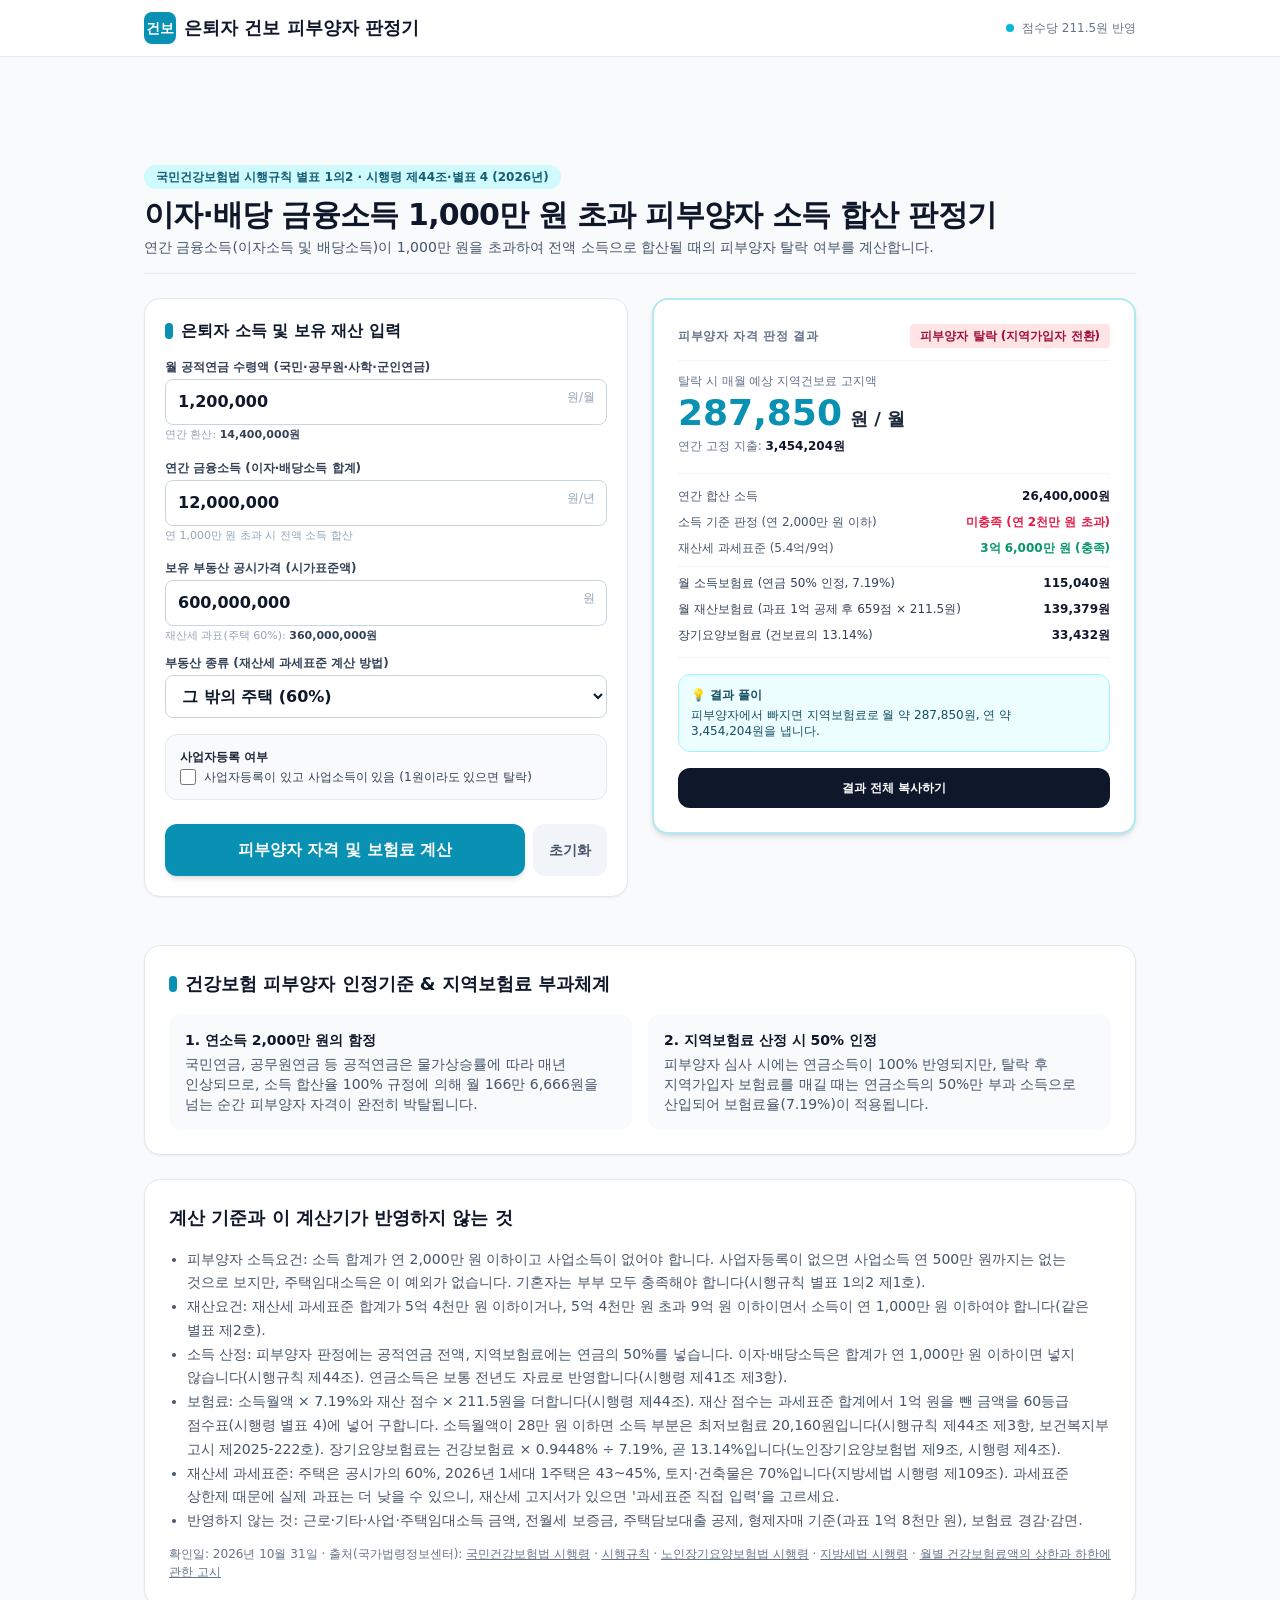
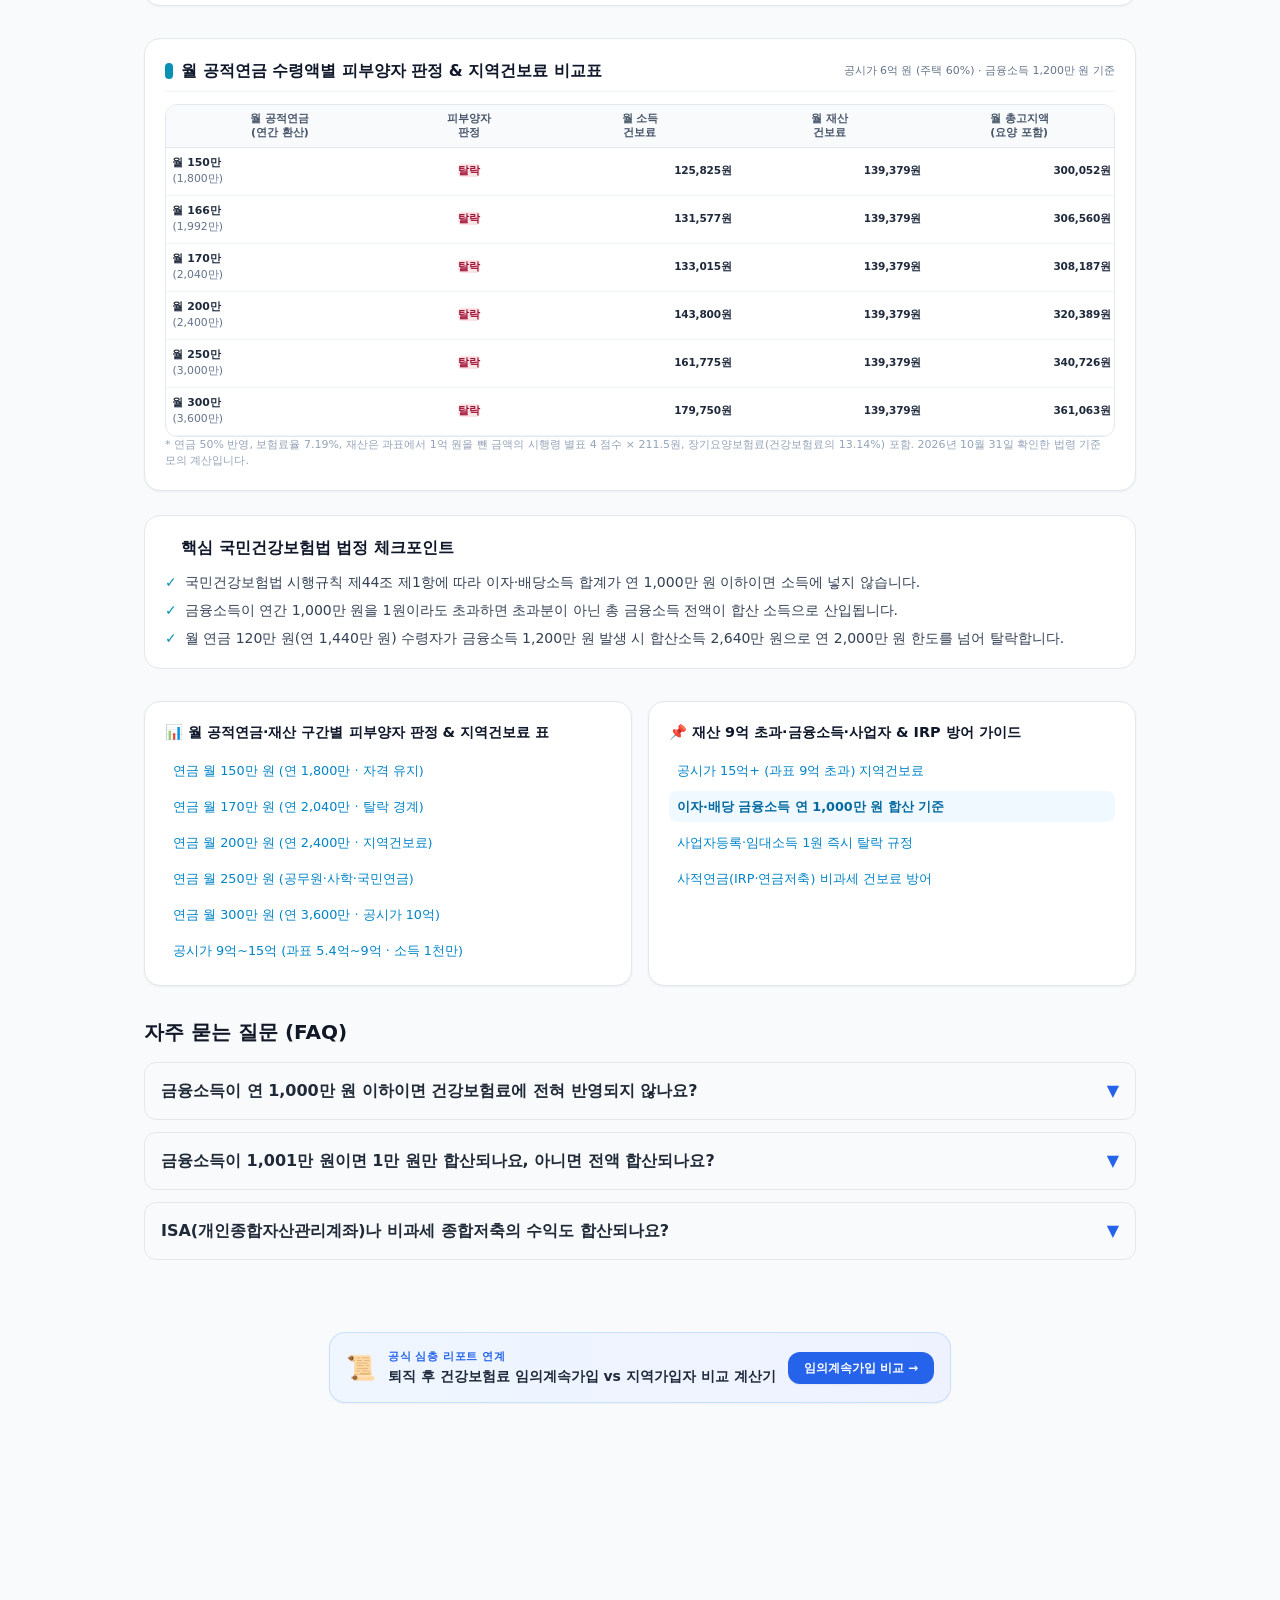
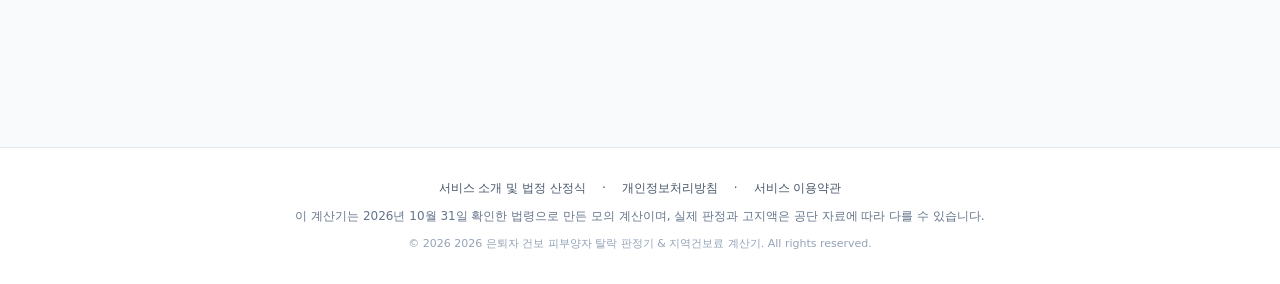
<file: guide-finance-income-10m.html>
<!DOCTYPE html>
<html lang="ko">
<head>
    <meta charset="utf-8"/>
    <meta content="width=device-width, initial-scale=1.0" name="viewport"/>
    <link rel="preconnect" href="https://pagead2.googlesyndication.com">
    <title>이자·배당 금융소득 1000만원 건보 피부양자 합산 계산기</title>
    <meta content="연간 이자·배당소득이 1,000만원을 초과할 때 전액 합산되어 피부양자 탈락 여부를 판정하는 계산기입니다." name="description"/>
    <meta content="2026 건강보험 피부양자 자격 조건, 건보료 피부양자 탈락 2000만원, 국민연금 건보료 피부양자 박탈, 지역가입자 건강보험료 점수 계산, 피부양자 재산세 과세표준 5.4억" name="keywords"/>
    <meta content="index, follow" name="robots"/>
    <link href="https://health-dependent.enjoy-onepage.com/guide-finance-income-10m.html" rel="canonical"/>
    <meta content="website" property="og:type"/>
    <meta content="ko_KR" property="og:locale"/>
    <meta content="https://health-dependent.enjoy-onepage.com/guide-finance-income-10m.html" property="og:url"/>
    <meta content="2026 건보 피부양자 & 지역보험료 계산기" property="og:site_name"/>
    <meta content="이자·배당 금융소득 1000만원 건보 피부양자 합산 계산기" property="og:title"/>
    <meta content="연간 이자·배당소득이 1,000만원을 초과할 때 전액 합산되어 피부양자 탈락 여부를 판정하는 계산기입니다." property="og:description"/>
    <meta content="https://health-dependent.enjoy-onepage.com/og-image.png" property="og:image"/>
    <meta content="summary_large_image" name="twitter:card"/>
    <meta content="이자·배당 금융소득 1000만원 건보 피부양자 합산 계산기" name="twitter:title"/>
    <meta content="연간 이자·배당소득이 1,000만원을 초과할 때 전액 합산되어 피부양자 탈락 여부를 판정하는 계산기입니다." name="twitter:description"/>
    <meta content="https://health-dependent.enjoy-onepage.com/og-image.png" name="twitter:image"/>
    <link href="/favicon.ico" rel="icon" type="image/x-icon"/>
    <link href="/icon.png" rel="apple-touch-icon"/>
    <link rel="stylesheet" href="./style.css">
    <script async="" crossorigin="anonymous" src="https://pagead2.googlesyndication.com/pagead/js/adsbygoogle.js?client=ca-pub-2228289204702106"></script>
    <style id="layout-shield">
      html, body { max-width: 100%; overflow-x: hidden; }
      .manual-ad-box { width: 100%; max-width: 960px; margin-left: auto; margin-right: auto; text-align: center; overflow: hidden; }
      .manual-ad-box ins { max-width: 100% !important; overflow: hidden !important; }
      :focus-visible { outline: 2px solid #3b82f6 !important; outline-offset: 2px !important; }
      input:focus-visible, select:focus-visible, textarea:focus-visible, button:focus-visible { outline: 2px solid #2563eb !important; outline-offset: 1px !important; }
      /* Remodel components */
      .extra-section { margin-top: 2rem; margin-bottom: 2rem; }
      .extra-table-wrap { width: 100%; border-radius: 0.75rem; border: 1px solid #e2e8f0; background: #fff; overflow: hidden; }
      .extra-table { table-layout: fixed; width: 100%; border-collapse: collapse; text-align: right; word-break: keep-all; }
      .extra-table th { background: #f8fafc; color: #475569; font-size: 0.68rem; font-weight: 700; padding: 0.45rem 0.2rem; border-bottom: 1px solid #e2e8f0; text-align: center; line-height: 1.25; }
      .extra-table td { padding: 0.45rem 0.2rem; border-bottom: 1px solid #f1f5f9; color: #1e293b; font-size: 0.68rem; }
      .extra-table td.td-col1 { text-align: left; font-weight: 600; padding-left: 0.4rem; }
      .extra-table td.td-val { font-size: 0.66rem; font-weight: 600; letter-spacing: -0.02em; }
      .extra-table tr.active-preset { background: #eff6ff; font-weight: 700; }
      .checkpoints-card { background: #fff; border: 1px solid #e2e8f0; border-radius: 1rem; padding: 1.25rem; margin-top: 1.5rem; }
      .sublinks-section { margin-top: 2rem; margin-bottom: 2rem; }
      .sublinks-grid { display: grid; grid-template-columns: 1fr; gap: 1rem; }
      @media (min-width: 768px) { .sublinks-grid { grid-template-columns: 1fr 1fr; } }
      .sublinks-card { background: #fff; border: 1px solid #e2e8f0; border-radius: 1rem; padding: 1.25rem; box-shadow: 0 1px 2px 0 rgba(0, 0, 0, 0.05); }
      .sublinks-card h3 { font-size: 0.9rem; font-weight: 700; color: #0f172a; margin-bottom: 0.75rem; display: flex; align-items: center; gap: 0.5rem; }
      .sublinks-card ul { display: flex; flex-direction: column; gap: 0.35rem; list-style: none; padding: 0; margin: 0; }
      .sublink-item a { display: block; font-size: 0.8rem; color: #0284c7; text-decoration: none; padding: 0.35rem 0.5rem; border-radius: 0.5rem; transition: background 0.15s; word-break: keep-all; }
      .sublink-item a:hover { background: #f0f9ff; text-decoration: underline; }
      .sublink-item a.current-page { font-weight: 700; color: #0369a1; background: #f0f9ff; }
    </style>
    <style id="mobile-hardening-shield">
      body, h1, h2, h3, h4, p, span, label { word-break: keep-all; overflow-wrap: break-word; }
      button, [role="button"], a.btn { white-space: nowrap; word-break: keep-all; }
      @media (max-width: 640px) {
        input, select, textarea { font-size: 16px !important; }
        button, [role="button"], a.btn { min-height: 44px; }
      }
    </style>

    <script type="application/ld+json">
{
  "@context": "https://schema.org",
  "@graph": [
    {
      "@type": "WebApplication",
      "@id": "https://health-dependent.enjoy-onepage.com/guide-finance-income-10m.html#webapp",
      "name": "이자·배당 금융소득 1000만원 건보 피부양자 합산 계산기",
      "url": "https://health-dependent.enjoy-onepage.com/guide-finance-income-10m.html",
      "applicationCategory": "UtilityApplication",
      "operatingSystem": "All",
      "browserRequirements": "Requires JavaScript. Requires HTML5.",
      "description": "연간 이자·배당소득이 1,000만원을 초과할 때 전액 합산되어 피부양자 탈락 여부를 판정하는 계산기입니다.",
      "image": "https://health-dependent.enjoy-onepage.com/og-image.png",
      "offers": {
        "@type": "Offer",
        "price": "0",
        "priceCurrency": "KRW"
      }
    },
    {
      "@type": "FAQPage",
      "@id": "https://health-dependent.enjoy-onepage.com/guide-finance-income-10m.html#faq",
      "mainEntity": [
        {
          "@type": "Question",
          "name": "금융소득이 연 1,000만 원 이하이면 건강보험료에 전혀 반영되지 않나요?",
          "acceptedAnswer": {
            "@type": "Answer",
            "text": "네. 시행규칙 제44조 제1항 단서에 따라 이자·배당소득 합계가 연 1,000만 원 이하이면 소득에 넣지 않으므로, 피부양자 판정과 지역보험료 모두에 반영되지 않습니다."
          }
        },
        {
          "@type": "Question",
          "name": "금융소득이 1,001만 원이면 1만 원만 합산되나요, 아니면 전액 합산되나요?",
          "acceptedAnswer": {
            "@type": "Answer",
            "text": "1,000만 원 초과 시 전액 합산 규정이 적용되어 1,001만 원 전체가 피부양자 판정 소득으로 산입됩니다."
          }
        },
        {
          "@type": "Question",
          "name": "ISA(개인종합자산관리계좌)나 비과세 종합저축의 수익도 합산되나요?",
          "acceptedAnswer": {
            "@type": "Answer",
            "text": "법령상 비과세 소득은 소득 산정에서 빠집니다(시행령 제41조 제1항). ISA처럼 분리과세되는 수익을 어떻게 보는지는 이 사이트가 법령 원문에서 확인하지 못했으니 공단에 확인하세요."
          }
        }
      ]
    }
  ]
}
    </script>

<script id="math-guard">
// Global Math & DOM Output Guard: prevents NaN / Infinity leaks to UI
(function() {
  const origToLocaleString = Number.prototype.toLocaleString;
  Number.prototype.toLocaleString = function(locales, options) {
    if (!Number.isFinite(this.valueOf())) return '0';
    return origToLocaleString.call(this, locales, options);
  };
  const origToFixed = Number.prototype.toFixed;
  Number.prototype.toFixed = function(digits) {
    if (!Number.isFinite(this.valueOf())) return '0';
    return origToFixed.call(this, digits);
  };
})();
</script>
<style id="ad-cls-shield">
  .ad-bottom { min-height: 280px !important; }
  .ad-bottom ins { min-height: 280px !important; }
</style>
<!-- KIRO:VALUES START -->
<script type="application/json" id="kiro-values">{"app":"health-dependent-calc","valid_until":"2026-12-31","soft_days":60,"hard_days":120,"grace_days":31,"status":"unverified","note":"이 페이지의 보험료율과 기준 금액은 2026년 기준","values":{}}</script>
<script>/* Kiro value guard v1 (2026-11-01). Values come from #kiro-values, written by the home server's value watcher.
   window.KIRO_V = values in force today (a scheduled "next" set applies from its date).
   Elements carrying data-v (value or =expression) and data-f (format) are re-rendered from those values;
   a notice appears when the values are stale. */
(function (W, doc) {
  var D, V = {}, today, NEXT = false;
  function ymd(s) { var m = /^(\d{4})-(\d{2})-(\d{2})/.exec(s || ''); return m ? [+m[1], +m[2], +m[3]] : null; }
  function num(a) { return a ? a[0] * 10000 + a[1] * 100 + a[2] : 0; }
  function dayIndex(a) { return Math.floor(Date.UTC(a[0], a[1] - 1, a[2]) / 86400000); }
  function own(o, k) { return Object.prototype.hasOwnProperty.call(o, k); }
  try {
    var el = doc.getElementById('kiro-values');
    if (!el) return;
    D = JSON.parse(el.textContent || '{}');
    var d = new Date();
    today = [d.getFullYear(), d.getMonth() + 1, d.getDate()];
    var base = D.values || {}, k;
    for (k in base) if (own(base, k)) V[k] = base[k];
    if (D.next && D.next.values && ymd(D.next.from) && num(today) >= num(ymd(D.next.from))) {
      for (k in D.next.values) if (own(D.next.values, k)) V[k] = D.next.values[k];
      NEXT = true;
    }
    V._checked = D.checked || '';
  } catch (e) { return; }
  function lookup(p) {
    var o = V, parts = String(p).split('/');
    for (var i = 0; i < parts.length; i++) { if (o === null || typeof o !== 'object' || !own(o, parts[i])) return undefined; o = o[parts[i]]; }
    return o;
  }
  function fix(x, n) {
    var p = Math.pow(10, n), r = Math.floor(Math.abs(x) * p + 0.5), s = String(r);
    if (n) { while (s.length <= n) s = '0' + s; s = s.slice(0, -n) + '.' + s.slice(-n); }
    return (x < 0 && r ? '-' : '') + s;
  }
  function grp(s) {
    var neg = s.charAt(0) === '-', t = neg ? s.slice(1) : s, parts = t.split('.');
    parts[0] = parts[0].replace(/\B(?=(\d{3})+(?!\d))/g, ',');
    return (neg ? '-' : '') + parts.join('.');
  }
  function usd(x) {
    var r = Math.floor(Math.abs(x) * 1000 + 0.5);
    if (r % 1000 === 0) return '$' + grp(String(r / 1000));
    var s = fix(x, 3);
    if (s.slice(-1) === '0') s = s.slice(0, -1);
    return '$' + grp(s);
  }
  function F(v, f) {
    if (v === undefined || v === null || v === '') return null;
    var a;
    switch (f) {
      case 'int': return grp(fix(+v, 0));
      case 'won': return grp(fix(+v, 0)) + '원';
      case 'pct0': return fix(+v, 0) + '%';
      case 'pct1': return fix(+v, 1) + '%';
      case 'pct2': return fix(+v, 2) + '%';
      case 'pctx': a = fix(+v, 2); return (a.slice(-1) === '0' ? a.slice(0, -1) : a) + '%';
      case 'num1': return grp(fix(+v, 1));
      case 'num2': return grp(fix(+v, 2));
      case 'usd': return usd(+v);
      case 'usd2': return '$' + grp(fix(+v, 2));
      case 'date': a = ymd(v); return a ? a[0] + '년 ' + a[1] + '월 ' + a[2] + '일' : null;
      case 'ym': a = ymd(v); return a ? a[0] + '년 ' + a[1] + '월' : null;
      case 'y': a = ymd(v); return a ? String(a[0]) : null;
      case 'md': a = ymd(v); return a ? a[1] + '월 ' + a[2] + '일' : null;
      default: return String(v);
    }
  }
  var FN = {
    round: function (x, n) { var p = Math.pow(10, n || 0); return Math.floor(Math.abs(x) * p + 0.5) / p * (x < 0 ? -1 : 1); },
    floor: Math.floor, ceil: Math.ceil, min: Math.min, max: Math.max, abs: Math.abs
  };
  function ev(expr) {
    expr = String(expr || '');
    if (expr.charAt(0) !== '=') return lookup(expr);
    var body = expr.slice(1);
    if (!/^[\w\s.+\-*\/(),]*$/.test(body)) return undefined;
    var js = body.replace(/[A-Za-z_]\w*/g, function (n) { return own(FN, n) ? 'F.' + n : 'L(' + JSON.stringify(n) + ')'; });
    try { var r = Function('F', 'L', 'return (' + js + ');')(FN, lookup); return (typeof r === 'number' && isFinite(r)) ? r : undefined; }
    catch (e) { return undefined; }
  }
  function render() {
    var els = doc.querySelectorAll('[data-v]');
    for (var i = 0; i < els.length; i++) {
      var t = F(ev(els[i].getAttribute('data-v')), els[i].getAttribute('data-f') || 'raw');
      if (t !== null && els[i].textContent !== t) els[i].textContent = t;
    }
  }
  function notice() {
    var level = 0, msg = '', t = dayIndex(today), vu = ymd(D.valid_until), ck = ymd(D.checked);
    if (vu && num(today) > num(vu)) {
      level = (t - dayIndex(vu) > (D.grace_days || 31)) ? 2 : 1;
      msg = (D.note ? D.note + '입니다. ' : '') + '그 뒤 바뀐 기준은 아직 반영하지 못해 계산 결과가 다를 수 있어요.';
    } else if (D.status === 'pending') {
      level = 1;
      msg = D.pending_note || '공식 기준이 바뀐 것으로 보여 새 값을 확인하고 있어요. 계산 결과가 다를 수 있어요.';
    } else if (ck && D.status === 'ok') {
      var age = t - dayIndex(ck);
      if (age > (D.hard_days || 120)) level = 2; else if (age > (D.soft_days || 60)) level = 1;
      if (level) msg = '이 페이지의 값은 ' + F(D.checked, 'date') + '에 공식 자료로 확인한 것이에요. 그 뒤 바뀌었을 수 있어요.';
    }
    W.KIRO_STALE = level;
    if (!level) return;
    if (level === 2) msg += ' 정확한 금액은 공식 기관에서 확인하세요.';
    var box = doc.createElement('div');
    box.id = 'kiro-fresh';
    box.setAttribute('role', 'status');
    box.style.cssText = 'box-sizing:border-box;width:calc(100% - 24px);max-width:1080px;margin:12px auto;padding:10px 14px;' +
      'border:1px solid #f59e0b;border-radius:10px;background:#fffbeb;color:#78350f;font-size:14px;line-height:1.6;word-break:keep-all;text-align:left';
    box.textContent = '\u26a0\ufe0f ' + msg;
    var h = doc.querySelector('body > header') || doc.querySelector('header'), m = doc.querySelector('main');
    if (h && h.parentNode) h.parentNode.insertBefore(box, h.nextSibling);
    else if (m && m.parentNode) m.parentNode.insertBefore(box, m);
    else doc.body.insertBefore(box, doc.body.firstChild);
    if (level === 2 && D.hide) {
      for (var i = 0; i < D.hide.length; i++) {
        var hs = doc.querySelectorAll(D.hide[i]);
        for (var j = 0; j < hs.length; j++) hs[j].style.display = 'none';
      }
    }
  }
  W.KIRO_V = V; W.KIRO_VALUES = D; W.KIRO_FMT = F; W.KIRO_EVAL = ev; W.KIRO_NEXT = NEXT;
  function go() { try { render(); } catch (e) {} try { notice(); } catch (e2) {} }
  if (doc.readyState === 'loading') doc.addEventListener('DOMContentLoaded', go); else go();
})(window, document);</script>
<!-- KIRO:VALUES END -->
</head>
<body class="bg-slate-50 text-slate-800 antialiased font-sans min-h-screen flex flex-col justify-between">
    <header class="bg-white border-b border-slate-200 sticky top-0 z-50">
        <div class="max-w-5xl mx-auto px-4 py-3 flex items-center justify-between">
            <a class="flex items-center gap-2 text-slate-900 font-bold text-lg hover:text-cyan-600 transition" href="/">
                <span class="w-8 h-8 rounded-lg bg-cyan-600 text-white flex items-center justify-center font-black text-sm shadow-sm">건보</span>
                <span>은퇴자 건보 피부양자 판정기</span>
            </a>
            <div class="flex items-center gap-2 text-xs text-slate-500 font-medium">
                <span class="inline-block w-2 h-2 rounded-full bg-cyan-500"></span> 점수당 211.5원 반영
            </div>
        </div>
    </header>

    <!-- Top Ad Banner -->
    <div class="manual-ad-box ad-top-banner" style="width: 100%; max-width: 960px; margin: 8px auto 16px; text-align: center;">
        <ins class="adsbygoogle" data-ad-client="ca-pub-2228289204702106" data-ad-format="horizontal" data-ad-slot="3824727725" data-full-width-responsive="true" style="display:inline-block;width:100%;height:60px;"></ins>
        <script>(adsbygoogle = window.adsbygoogle || []).push({});</script>
    </div>

    <!-- PAGE:HERO START -->
    <section class="max-w-5xl mx-auto px-4 pt-4 pb-2 w-full">
        <div class="border-b border-slate-200 pb-4">
            <div class="inline-flex items-center gap-1.5 px-3 py-1 rounded-full text-xs font-semibold bg-cyan-100 text-cyan-800 mb-2">
                <span>국민건강보험법 시행규칙 별표 1의2 · 시행령 제44조·별표 4 (2026년)</span>
            </div>
            <h1 class="text-2xl sm:text-3xl font-extrabold text-slate-900 tracking-tight">
                이자·배당 금융소득 1,000만 원 초과 피부양자 소득 합산 판정기
            </h1>
            <p class="text-slate-600 text-sm mt-1">
                연간 금융소득(이자소득 및 배당소득)이 1,000만 원을 초과하여 전액 소득으로 합산될 때의 피부양자 탈락 여부를 계산합니다.
            </p>
        </div>
    </section>
    <!-- PAGE:HERO END -->

    <main class="max-w-5xl mx-auto px-4 py-4 w-full flex-grow">
        <div class="grid grid-cols-1 lg:grid-cols-12 gap-6 items-start">
            <!-- Left: Inputs (6 cols) -->
            <section class="lg:col-span-6 bg-white rounded-2xl p-5 shadow-sm border border-slate-200 space-y-4">
                <h2 class="text-base font-bold text-slate-900 flex items-center gap-2">
                    <span class="w-2 h-4 bg-cyan-600 rounded-full"></span>
                    은퇴자 소득 및 보유 재산 입력
                </h2>

                <div>
                    <label class="block text-xs font-semibold text-slate-700 mb-1" for="monthlyPension">월 공적연금 수령액 (국민·공무원·사학·군인연금)</label>
                    <div class="relative">
                        <input type="text" id="monthlyPension" value="1,200,000" class="w-full px-3 py-2.5 bg-white border border-slate-300 rounded-lg text-slate-900 font-bold text-base focus:ring-2 focus:ring-cyan-500" placeholder="예: 1,800,000">
                        <span class="absolute right-3 top-2.5 text-xs text-slate-400 font-normal">원/월</span>
                    </div>
                    <span class="text-[11px] text-slate-400 mt-0.5 block">연간 환산: <span id="annualPensionText" class="font-semibold text-slate-700">14,400,000원</span></span>
                </div>

                <div>
                    <label class="block text-xs font-semibold text-slate-700 mb-1" for="annualFinanceIncome">연간 금융소득 (이자·배당소득 합계)</label>
                    <div class="relative">
                        <input type="text" id="annualFinanceIncome" value="12,000,000" class="w-full px-3 py-2.5 bg-white border border-slate-300 rounded-lg text-slate-900 font-bold text-base focus:ring-2 focus:ring-cyan-500" placeholder="예: 0">
                        <span class="absolute right-3 top-2.5 text-xs text-slate-400 font-normal">원/년</span>
                    </div>
                    <span class="text-[11px] text-slate-400 mt-0.5 block">연 1,000만 원 초과 시 전액 소득 합산</span>
                </div>

                <div>
                    <label class="block text-xs font-semibold text-slate-700 mb-1" for="propertyPrice" id="propertyLabel">보유 부동산 공시가격 (시가표준액)</label>
                    <div class="relative">
                        <input type="text" id="propertyPrice" value="600,000,000" class="w-full px-3 py-2.5 bg-white border border-slate-300 rounded-lg text-slate-900 font-bold text-base focus:ring-2 focus:ring-cyan-500" placeholder="예: 800,000,000">
                        <span class="absolute right-3 top-2.5 text-xs text-slate-400 font-normal">원</span>
                    </div>
                    <span class="text-[11px] text-slate-400 mt-0.5 block">재산세 과표(<span id="fmvText">주택 60%</span>): <span id="taxBaseText" class="font-semibold text-slate-700">360,000,000원</span></span>
                    <label class="block text-xs font-semibold text-slate-700 mb-1" for="propType" style="margin-top:10px">부동산 종류 (재산세 과세표준 계산 방법)</label>
                    <select id="propType" class="w-full px-3 py-2.5 bg-white border border-slate-300 rounded-lg text-slate-900 font-bold text-base focus:ring-2 focus:ring-cyan-500">
                        <option value="one">1세대 1주택 (43~45%)</option>
                        <option value="house" selected>그 밖의 주택 (60%)</option>
                        <option value="land">토지·건축물 (70%)</option>
                        <option value="base">과세표준 직접 입력</option>
                    </select>
                </div>

                <div class="p-3.5 bg-slate-50 rounded-xl border border-slate-200">
                    <span class="text-xs font-bold text-slate-800 block mb-1">사업자등록 여부</span>
                    <label class="flex items-center gap-2 cursor-pointer mt-1">
                        <input type="checkbox" id="hasBizReg" class="w-4 h-4 text-cyan-600 rounded border-slate-300" aria-label="사업자등록과 사업소득이 있음">
                        <span class="text-xs text-slate-700">사업자등록이 있고 사업소득이 있음 (1원이라도 있으면 탈락)</span>
                    </label>
                </div>

                <div class="flex gap-2 pt-2">
                    <button id="calcBtn" type="button" class="flex-1 py-3.5 px-4 bg-cyan-600 hover:bg-cyan-700 text-white font-bold rounded-xl shadow-md transition text-base flex items-center justify-center gap-2 whitespace-nowrap">
                        피부양자 자격 및 보험료 계산
                    </button>
                    <button id="resetBtn" type="button" class="px-4 py-3.5 bg-slate-100 hover:bg-slate-200 text-slate-600 font-semibold rounded-xl transition text-sm whitespace-nowrap">
                        초기화
                    </button>
                </div>
            </section>

            <!-- Right: Decision Receipt (6 cols) -->
            <section class="lg:col-span-6 lg:sticky lg:top-20 space-y-4">
                <div class="bg-white rounded-2xl p-6 shadow-md border-2 border-cyan-500/30">
                    <div class="flex items-center justify-between border-b border-slate-100 pb-3 mb-3">
                        <span class="text-xs font-bold text-slate-500 uppercase tracking-wider">피부양자 자격 판정 결과</span>
                        <span id="qualBadge" class="text-xs font-black px-2.5 py-1 rounded bg-rose-100 text-rose-800">피부양자 탈락 (지역가입자 전환)</span>
                    </div>

                    <div class="mb-4">
                        <span class="text-xs text-slate-500 block mb-1">탈락 시 매월 예상 지역건보료 고지액</span>
                        <div class="flex items-baseline gap-2">
                            <span id="resTotalHealthBill" class="text-3xl sm:text-4xl font-black text-cyan-600">287,850</span>
                            <span class="text-lg font-bold text-slate-800">원 / 월</span>
                        </div>
                        <span class="text-xs text-slate-500">연간 고정 지출: <span id="resAnnualBill" class="font-bold text-slate-900">3,454,204원</span></span>
                    </div>

                    <!-- Breakdown Table -->
                    <div class="space-y-2.5 text-xs border-t border-b border-slate-100 py-3.5 mb-4">
                        <div class="flex justify-between text-slate-600">
                            <span>연간 합산 소득</span>
                            <span id="resTotalIncome" class="font-bold text-slate-900">26,400,000원</span>
                        </div>
                        <div class="flex justify-between text-slate-600">
                            <span>소득 기준 판정 (연 2,000만 원 이하)</span>
                            <span id="resIncomePass" class="font-bold text-rose-600">미충족 (연 2천만 원 초과)</span>
                        </div>
                        <div class="flex justify-between text-slate-600">
                            <span>재산세 과세표준 (5.4억/9억)</span>
                            <span id="resPropertyPass" class="font-bold text-emerald-600">3억 6,000만 원 (충족)</span>
                        </div>
                        <div class="flex justify-between text-slate-700 pt-2 border-t border-slate-100">
                            <span>월 소득보험료 (연금 50% 인정, 7.19%)</span>
                            <span id="resIncomeFee" class="font-bold text-slate-900">115,040원</span>
                        </div>
                        <div class="flex justify-between text-slate-700">
                            <span>월 재산보험료 (과표 1억 공제 후 <span id="propPointsText">659</span>점 × 211.5원)</span>
                            <span id="resPropertyFee" class="font-bold text-slate-900">139,379원</span>
                        </div>
                        <div class="flex justify-between text-slate-700">
                            <span>장기요양보험료 (건보료의 13.14%)</span>
                            <span id="resLtcFee" class="font-bold text-slate-900">33,432원</span>
                        </div>
                    </div>

                    <!-- Strategic Advice -->
                    <div id="adviceBox" class="p-3 bg-cyan-50 rounded-xl border border-cyan-200 text-xs text-cyan-900 space-y-1">
                        <span class="font-bold block">💡 결과 풀이</span>
                        <p id="adviceText">피부양자에서 빠지면 지역보험료로 월 약 287,850원, 연 약 3,454,204원을 냅니다.</p>
                    </div>

                    <button id="copyResultBtn" type="button" class="w-full mt-4 py-3 bg-slate-900 hover:bg-slate-800 text-white font-bold rounded-xl text-xs flex items-center justify-center gap-2 transition whitespace-nowrap">
                        결과 전체 복사하기
                    </button>
                </div>
            </section>
        </div>

        <!-- Guide -->
        <section class="mt-12 bg-white rounded-2xl p-6 shadow-sm border border-slate-200">
            <h2 class="text-lg font-bold text-slate-900 mb-4 flex items-center gap-2">
                <span class="w-2 h-4 bg-cyan-600 rounded-full"></span>
                건강보험 피부양자 인정기준 & 지역보험료 부과체계
            </h2>
            <div class="grid grid-cols-1 md:grid-cols-2 gap-4 text-xs sm:text-sm text-slate-600">
                <div class="p-4 bg-slate-50 rounded-xl">
                    <h3 class="font-bold text-slate-900 mb-1">1. 연소득 2,000만 원의 함정</h3>
                    <p>국민연금, 공무원연금 등 공적연금은 물가상승률에 따라 매년 인상되므로, 소득 합산율 100% 규정에 의해 월 166만 6,666원을 넘는 순간 피부양자 자격이 완전히 박탈됩니다.</p>
                </div>
                <div class="p-4 bg-slate-50 rounded-xl">
                    <h3 class="font-bold text-slate-900 mb-1">2. 지역보험료 산정 시 50% 인정</h3>
                    <p>피부양자 심사 시에는 연금소득이 100% 반영되지만, 탈락 후 지역가입자 보험료를 매길 때는 연금소득의 50%만 부과 소득으로 산입되어 보험료율(7.19%)이 적용됩니다.</p>
                </div>
            </div>
        </section>
    

                <!-- KIRO:HD-BASIS START -->
        <section class="bg-white rounded-2xl p-6 shadow-sm border border-slate-200" style="margin-top:24px">
            <h2 class="text-lg font-bold text-slate-900 mb-4">계산 기준과 이 계산기가 반영하지 않는 것</h2>
            <ul class="text-xs sm:text-sm text-slate-600" style="list-style:disc;padding-left:1.25em;line-height:1.7">
                <li>피부양자 소득요건: 소득 합계가 연 2,000만 원 이하이고 사업소득이 없어야 합니다. 사업자등록이 없으면 사업소득 연 500만 원까지는 없는 것으로 보지만, 주택임대소득은 이 예외가 없습니다. 기혼자는 부부 모두 충족해야 합니다(시행규칙 별표 1의2 제1호).</li>
                <li>재산요건: 재산세 과세표준 합계가 5억 4천만 원 이하이거나, 5억 4천만 원 초과 9억 원 이하이면서 소득이 연 1,000만 원 이하여야 합니다(같은 별표 제2호).</li>
                <li>소득 산정: 피부양자 판정에는 공적연금 전액, 지역보험료에는 연금의 50%를 넣습니다. 이자·배당소득은 합계가 연 1,000만 원 이하이면 넣지 않습니다(시행규칙 제44조). 연금소득은 보통 전년도 자료로 반영합니다(시행령 제41조 제3항).</li>
                <li>보험료: 소득월액 × 7.19%와 재산 점수 × 211.5원을 더합니다(시행령 제44조). 재산 점수는 과세표준 합계에서 1억 원을 뺀 금액을 60등급 점수표(시행령 별표 4)에 넣어 구합니다. 소득월액이 28만 원 이하면 소득 부분은 최저보험료 20,160원입니다(시행규칙 제44조 제3항, 보건복지부 고시 제2025-222호). 장기요양보험료는 건강보험료 × 0.9448% ÷ 7.19%, 곧 13.14%입니다(노인장기요양보험법 제9조, 시행령 제4조).</li>
                <li>재산세 과세표준: 주택은 공시가의 60%, 2026년 1세대 1주택은 43~45%, 토지·건축물은 70%입니다(지방세법 시행령 제109조). 과세표준 상한제 때문에 실제 과표는 더 낮을 수 있으니, 재산세 고지서가 있으면 '과세표준 직접 입력'을 고르세요.</li>
                <li>반영하지 않는 것: 근로·기타·사업·주택임대소득 금액, 전월세 보증금, 주택담보대출 공제, 형제자매 기준(과표 1억 8천만 원), 보험료 경감·감면.</li>
            </ul>
            <p style="margin-top:12px;font-size:12px;color:#64748b">확인일: 2026년 10월 31일 · 출처(국가법령정보센터): <a href="https://www.law.go.kr/법령/국민건강보험법시행령" target="_blank" rel="noopener" style="text-decoration:underline">국민건강보험법 시행령</a> · <a href="https://www.law.go.kr/법령/국민건강보험법시행규칙" target="_blank" rel="noopener" style="text-decoration:underline">시행규칙</a> · <a href="https://www.law.go.kr/법령/노인장기요양보험법시행령" target="_blank" rel="noopener" style="text-decoration:underline">노인장기요양보험법 시행령</a> · <a href="https://www.law.go.kr/법령/지방세법시행령" target="_blank" rel="noopener" style="text-decoration:underline">지방세법 시행령</a> · <a href="https://www.law.go.kr/행정규칙/월별건강보험료액의상한과하한에관한고시" target="_blank" rel="noopener" style="text-decoration:underline">월별 건강보험료액의 상한과 하한에 관한 고시</a></p>
        </section>
        <!-- KIRO:HD-BASIS END -->
        <!-- PAGE:EXTRA START -->
        <!-- Extra Statutory Analysis & Comparison Block -->
        <section class="extra-section space-y-6">
            <div class="bg-white rounded-2xl p-5 shadow-sm border border-slate-200">
                <div class="flex items-center justify-between mb-3 pb-2 border-b border-slate-100">
                    <h3 class="text-sm sm:text-base font-bold text-slate-900 flex items-center gap-2">
                        <span class="w-2 h-4 bg-cyan-600 rounded-full"></span>
                        월 공적연금 수령액별 피부양자 판정 & 지역건보료 비교표
                    </h3>
                    <span class="text-[11px] text-slate-500 font-medium">공시가 6억 원 (주택 60%) · 금융소득 1,200만 원 기준</span>
                </div>
                <div class="extra-table-wrap">
                    <table class="extra-table">
                        <thead>
                            <tr>
                                <th style="width: 24%;">월 공적연금<br>(연간 환산)</th>
                                <th style="width: 16%;">피부양자<br>판정</th>
                                <th style="width: 20%;">월 소득<br>건보료</th>
                                <th style="width: 20%;">월 재산<br>건보료</th>
                                <th style="width: 20%;">월 총고지액<br>(요양 포함)</th>
                            </tr>
                        </thead>
                        <tbody>
            <tr>
                <td class="td-col1">월 150만<br><span class="text-[10px] text-slate-500 font-normal">(1,800만)</span></td>
                <td style="text-align:center;"><span class="px-1.5 py-0.5 rounded text-[11px] font-bold bg-rose-100 text-rose-800">탈락</span></td>
                <td class="td-val">125,825원</td>
                <td class="td-val">139,379원</td>
                <td class="td-val font-bold text-cyan-700">300,052원</td>
            </tr>
            <tr>
                <td class="td-col1">월 166만<br><span class="text-[10px] text-slate-500 font-normal">(1,992만)</span></td>
                <td style="text-align:center;"><span class="px-1.5 py-0.5 rounded text-[11px] font-bold bg-rose-100 text-rose-800">탈락</span></td>
                <td class="td-val">131,577원</td>
                <td class="td-val">139,379원</td>
                <td class="td-val font-bold text-cyan-700">306,560원</td>
            </tr>
            <tr>
                <td class="td-col1">월 170만<br><span class="text-[10px] text-slate-500 font-normal">(2,040만)</span></td>
                <td style="text-align:center;"><span class="px-1.5 py-0.5 rounded text-[11px] font-bold bg-rose-100 text-rose-800">탈락</span></td>
                <td class="td-val">133,015원</td>
                <td class="td-val">139,379원</td>
                <td class="td-val font-bold text-cyan-700">308,187원</td>
            </tr>
            <tr>
                <td class="td-col1">월 200만<br><span class="text-[10px] text-slate-500 font-normal">(2,400만)</span></td>
                <td style="text-align:center;"><span class="px-1.5 py-0.5 rounded text-[11px] font-bold bg-rose-100 text-rose-800">탈락</span></td>
                <td class="td-val">143,800원</td>
                <td class="td-val">139,379원</td>
                <td class="td-val font-bold text-cyan-700">320,389원</td>
            </tr>
            <tr>
                <td class="td-col1">월 250만<br><span class="text-[10px] text-slate-500 font-normal">(3,000만)</span></td>
                <td style="text-align:center;"><span class="px-1.5 py-0.5 rounded text-[11px] font-bold bg-rose-100 text-rose-800">탈락</span></td>
                <td class="td-val">161,775원</td>
                <td class="td-val">139,379원</td>
                <td class="td-val font-bold text-cyan-700">340,726원</td>
            </tr>
            <tr>
                <td class="td-col1">월 300만<br><span class="text-[10px] text-slate-500 font-normal">(3,600만)</span></td>
                <td style="text-align:center;"><span class="px-1.5 py-0.5 rounded text-[11px] font-bold bg-rose-100 text-rose-800">탈락</span></td>
                <td class="td-val">179,750원</td>
                <td class="td-val">139,379원</td>
                <td class="td-val font-bold text-cyan-700">361,063원</td>
            </tr>
                        </tbody>
                    </table>
                </div>
                <p class="text-[11px] text-slate-400 mt-2">* 연금 50% 반영, 보험료율 7.19%, 재산은 과표에서 1억 원을 뺀 금액의 시행령 별표 4 점수 × 211.5원, 장기요양보험료(건강보험료의 13.14%) 포함. 2026년 10월 31일 확인한 법령 기준 모의 계산입니다.</p>
            </div>

            <div class="checkpoints-card">
                <h3 class="text-sm sm:text-base font-bold text-slate-900 mb-3 flex items-center gap-2">
                    <span class="w-2 h-4 bg-indigo-600 rounded-full"></span>
                    핵심 국민건강보험법 법정 체크포인트
                </h3>
                <ul class="text-xs sm:text-sm text-slate-700 space-y-2">
                <li class="flex items-start gap-2"><span class="text-cyan-600 font-bold shrink-0">✓</span><span>국민건강보험법 시행규칙 제44조 제1항에 따라 이자·배당소득 합계가 연 1,000만 원 이하이면 소득에 넣지 않습니다.</span></li>
                <li class="flex items-start gap-2"><span class="text-cyan-600 font-bold shrink-0">✓</span><span>금융소득이 연간 1,000만 원을 1원이라도 초과하면 초과분이 아닌 총 금융소득 전액이 합산 소득으로 산입됩니다.</span></li>
                <li class="flex items-start gap-2"><span class="text-cyan-600 font-bold shrink-0">✓</span><span>월 연금 120만 원(연 1,440만 원) 수령자가 금융소득 1,200만 원 발생 시 합산소득 2,640만 원으로 연 2,000만 원 한도를 넘어 탈락합니다.</span></li>
                </ul>
            </div>
        </section>
        <!-- PAGE:EXTRA END -->

        <!-- PAGE:SUBLINKS START -->
        <!-- Navigation Sublinks -->
        <section class="sublinks-section">
            <div class="sublinks-grid">
                <div class="sublinks-card">
                    <h3>📊 월 공적연금·재산 구간별 피부양자 판정 & 지역건보료 표</h3>
                    <ul>
                        <li class="sublink-item"><a href="/pension-150.html">연금 월 150만 원 (연 1,800만 · 자격 유지)</a></li>
                        <li class="sublink-item"><a href="/pension-170.html">연금 월 170만 원 (연 2,040만 · 탈락 경계)</a></li>
                        <li class="sublink-item"><a href="/pension-200.html">연금 월 200만 원 (연 2,400만 · 지역건보료)</a></li>
                        <li class="sublink-item"><a href="/pension-250.html">연금 월 250만 원 (공무원·사학·국민연금)</a></li>
                        <li class="sublink-item"><a href="/pension-300.html">연금 월 300만 원 (연 3,600만 · 공시가 10억)</a></li>
                        <li class="sublink-item"><a href="/prop-900m-limit.html">공시가 9억~15억 (과표 5.4억~9억 · 소득 1천만)</a></li>
                    </ul>
                </div>
                <div class="sublinks-card">
                    <h3>📌 재산 9억 초과·금융소득·사업자 & IRP 방어 가이드</h3>
                    <ul>
                        <li class="sublink-item"><a href="/prop-1500m-over.html">공시가 15억+ (과표 9억 초과) 지역건보료</a></li>
                        <li class="sublink-item"><a href="/guide-finance-income-10m.html" class="current-page" aria-current="page">이자·배당 금융소득 연 1,000만 원 합산 기준</a></li>
                        <li class="sublink-item"><a href="/guide-business-income-zero.html">사업자등록·임대소득 1원 즉시 탈락 규정</a></li>
                        <li class="sublink-item"><a href="/guide-irp-private-pension.html">사적연금(IRP·연금저축) 비과세 건보료 방어</a></li>
                    </ul>
                </div>
            </div>
        </section>
        <!-- PAGE:SUBLINKS END -->


  
    <!-- ADSENSE START: mid -->
<div class="ad-box ad-mid" style="max-width:1080px;margin:16px auto;padding:0 14px;text-align:center;">
  <ins class="adsbygoogle" style="display:block" data-ad-client="ca-pub-2228289204702106" data-ad-slot="1186914926" data-ad-format="auto" data-full-width-responsive="true"></ins>
  <script>(adsbygoogle = window.adsbygoogle || []).push({});</script>
</div>
<!-- ADSENSE END: mid -->

<!-- E-E-A-T FAQ Section (16-5 헌법 준수) -->
    <section class="mt-8 mb-8 space-y-3">
      <h2 class="text-xl font-bold text-gray-900 mb-4">자주 묻는 질문 (FAQ)</h2>
      <!-- PAGE:FAQ START -->
      <details class="bg-gray-50 p-4 rounded-xl border border-gray-200 group">
        <summary class="font-bold text-gray-800 cursor-pointer list-none flex justify-between items-center">
          <span>금융소득이 연 1,000만 원 이하이면 건강보험료에 전혀 반영되지 않나요?</span>
          <span class="text-blue-600 group-open:rotate-180 transition transform">▼</span>
        </summary>
        <p class="mt-3 text-gray-600 text-xs leading-relaxed">
          네. 시행규칙 제44조 제1항 단서에 따라 이자·배당소득 합계가 연 1,000만 원 이하이면 소득에 넣지 않으므로, 피부양자 판정과 지역보험료 모두에 반영되지 않습니다.
        </p>
      </details>
      <details class="bg-gray-50 p-4 rounded-xl border border-gray-200 group">
        <summary class="font-bold text-gray-800 cursor-pointer list-none flex justify-between items-center">
          <span>금융소득이 1,001만 원이면 1만 원만 합산되나요, 아니면 전액 합산되나요?</span>
          <span class="text-blue-600 group-open:rotate-180 transition transform">▼</span>
        </summary>
        <p class="mt-3 text-gray-600 text-xs leading-relaxed">
          1,000만 원 초과 시 전액 합산 규정이 적용되어 1,001만 원 전체가 피부양자 판정 소득으로 산입됩니다.
        </p>
      </details>
      <details class="bg-gray-50 p-4 rounded-xl border border-gray-200 group">
        <summary class="font-bold text-gray-800 cursor-pointer list-none flex justify-between items-center">
          <span>ISA(개인종합자산관리계좌)나 비과세 종합저축의 수익도 합산되나요?</span>
          <span class="text-blue-600 group-open:rotate-180 transition transform">▼</span>
        </summary>
        <p class="mt-3 text-gray-600 text-xs leading-relaxed">
          법령상 비과세 소득은 소득 산정에서 빠집니다(시행령 제41조 제1항). ISA처럼 분리과세되는 수익을 어떻게 보는지는 이 사이트가 법령 원문에서 확인하지 못했으니 공단에 확인하세요.
        </p>
      </details>
      <!-- PAGE:FAQ END -->
    </section>

  </main>

    <!-- 🔗 딥리서치 토픽 클러스터: 관련 전문 블로그 가이드 역링크 -->
    <section class="max-w-5xl mx-auto my-6 px-4">
      <div class="p-4 bg-gradient-to-r from-blue-50 to-indigo-50 rounded-2xl border border-blue-200/80 shadow-sm flex flex-col sm:flex-row items-center justify-between gap-3">
        <div class="flex items-center gap-3">
          <span class="text-2xl flex-shrink-0">📜</span>
          <div class="text-left">
            <div class="text-[11px] font-bold text-blue-600 uppercase tracking-wider">공식 심층 리포트 연계</div>
            <div class="text-xs sm:text-sm font-bold text-slate-800 leading-snug">퇴직 후 건강보험료 임의계속가입 vs 지역가입자 비교 계산기</div>
          </div>
        </div>
        <a href="https://retiree-health-insurance-calc.enjoy-onepage.com/" target="_blank" rel="noopener noreferrer" class="shrink-0 px-4 py-2 bg-blue-600 hover:bg-blue-700 text-white text-xs font-bold rounded-xl transition shadow-sm hover:shadow flex items-center gap-1.5">
          <span>임의계속가입 비교 →</span>
        </a>
      </div>
    </section>


    <!-- Bottom Large Ad Banner -->
    <div class="manual-ad-box ad-bottom-banner" style="width: 100%; max-width: 960px; margin: 24px auto 16px; text-align: center;min-height:280px;">
        <ins class="adsbygoogle" data-ad-client="ca-pub-2228289204702106" data-ad-format="auto" data-ad-slot="3416334507" data-full-width-responsive="true" style="display:block;min-height:280px;"></ins>
        <script>(adsbygoogle = window.adsbygoogle || []).push({});</script>
    </div>

    
    <footer class="bg-white border-t border-slate-200 py-8 px-4 text-center text-xs text-slate-500">
        <div class="max-w-5xl mx-auto space-y-3">
            <div class="flex flex-wrap justify-center gap-4 text-xs font-medium text-slate-600">
                <a class="hover:text-indigo-600 transition-colors" href="/about.html">서비스 소개 및 법정 산정식</a>
                <span>·</span>
                <a class="hover:text-indigo-600 transition-colors" href="/privacy.html">개인정보처리방침</a>
                <span>·</span>
                <a class="hover:text-indigo-600 transition-colors" href="/terms.html">서비스 이용약관</a>
            </div>
            <p>이 계산기는 2026년 10월 31일 확인한 법령으로 만든 모의 계산이며, 실제 판정과 고지액은 공단 자료에 따라 다를 수 있습니다.</p>
            <p class="text-[11px] text-slate-400">© 2026 2026 은퇴자 건보 피부양자 탈락 판정기 & 지역건보료 계산기. All rights reserved.</p>
        </div>
    </footer>


    <script>
        function parseNum(val) {
            if (!val) return 0;
            return parseInt(val.toString().replace(/,/g, ''), 10) || 0;
        }
        function fmtNum(n) {
            return Math.round(n).toLocaleString('ko-KR');
        }

        ['monthlyPension', 'annualFinanceIncome', 'propertyPrice'].forEach(id => {
            document.getElementById(id).addEventListener('input', (e) => {
                let v = parseNum(e.target.value);
                e.target.value = v ? v.toLocaleString('ko-KR') : '';
                calculate();
            });
        });

        // ---- 2026년 기준: 국가법령정보센터에서 2026년 10월 31일 확인 ----
        const RATE = 0.0719;              // 국민건강보험법 시행령 제44조 제1항: 보험료율 1만분의 719
        const POINT_WON = 211.5;          // 같은 조 제2항: 재산보험료부과점수당 금액 211.5원
        const LTC_RATIO = 0.9448 / 7.19;  // 노인장기요양보험법 제9조, 시행령 제4조: 장기요양보험료율 0.9448% ÷ 건강보험료율 7.19% (13.14%)
        const FLOOR = 20160;              // 지역가입자 월별 보험료 하한 (보건복지부 고시 제2025-222호)
        const CAP = 4591740;              // 지역가입자 월별 보험료 상한 (같은 고시)
        const DEFAULT_PROP_TYPE = 'house';
        // 시행령 별표 4 재산등급별 점수: [재산금액 상한(만원), 점수]. 778,124만 원 초과는 60등급 2,341점
        const PROP_GRADES = [[450, 22], [900, 44], [1350, 66], [1800, 97], [2250, 122], [2700, 146], [3150, 171], [3600, 195], [4050, 219], [4500, 244], [5020, 268], [5590, 294], [6220, 320], [6930, 344], [7710, 365], [8590, 386], [9570, 412], [10700, 439], [11900, 465], [13300, 490], [14800, 516], [16400, 535], [18300, 559], [20400, 586], [22700, 611], [25300, 637], [28100, 659], [31300, 681], [34900, 706], [38800, 731], [43200, 757], [48100, 785], [53600, 812], [59700, 841], [66500, 881], [74000, 921], [82400, 961], [91800, 1001], [103000, 1041], [114000, 1091], [127000, 1141], [142000, 1191], [158000, 1241], [176000, 1291], [196000, 1341], [218000, 1391], [242000, 1451], [270000, 1511], [300000, 1571], [330000, 1641], [363000, 1711], [399300, 1781], [439230, 1851], [483153, 1921], [531468, 1991], [584615, 2061], [643077, 2131], [707385, 2201], [778124, 2271]];
        function getPropertyPoints(amount) {
            if (amount <= 0) return 0;
            for (const [upper, pts] of PROP_GRADES) {
                if (amount <= upper * 10000) return pts;
            }
            return 2341;
        }
        // 재산세 과세표준 = 시가표준액 × 공정시장가액비율 (지방세법 시행령 제109조, 2026년)
        function fairRatioPct(type, price) {
            if (type === 'one') return price <= 300000000 ? 43 : (price <= 600000000 ? 44 : 45);
            if (type === 'land') return 70;
            if (type === 'base') return 100;
            return 60;
        }
        function fmvLabel(type, pct) {
            if (type === 'one') return '1세대 1주택 ' + pct + '%';
            if (type === 'land') return '토지·건축물 70%';
            if (type === 'base') return '직접 입력한 금액';
            return '주택 60%';
        }
        function eokText(won) {
            const eok = Math.floor(won / 100000000);
            const man = Math.floor((won % 100000000) / 10000);
            if (eok && man) return eok + '억 ' + man.toLocaleString('ko-KR') + '만 원';
            if (eok) return eok + '억 원';
            return man.toLocaleString('ko-KR') + '만 원';
        }
        function setPass(id, ok, text) {
            const el = document.getElementById(id);
            el.textContent = text;
            el.className = 'font-bold ' + (ok ? 'text-emerald-600' : 'text-rose-600');
        }

        function calculate() {
            const mPension = parseNum(document.getElementById('monthlyPension').value);
            const finIncome = parseNum(document.getElementById('annualFinanceIncome').value);
            const propPrice = parseNum(document.getElementById('propertyPrice').value);
            const propType = document.getElementById('propType').value;
            const hasBiz = document.getElementById('hasBizReg').checked;

            const annualPension = mPension * 12;
            document.getElementById('annualPensionText').textContent = fmtNum(annualPension) + '원';
            // 이자·배당소득은 합계가 연 1,000만 원 이하이면 넣지 않는다 (시행규칙 제44조 제1항 단서)
            const countedFinIncome = finIncome > 10000000 ? finIncome : 0;
            // 피부양자 소득요건에는 공적연금 전액이 들어간다 (시행령 제41조 제1항 제5호)
            const totalIncome = annualPension + countedFinIncome;
            document.getElementById('resTotalIncome').textContent = fmtNum(totalIncome) + '원';

            const pct = fairRatioPct(propType, propPrice);
            const taxBase = Math.floor(propPrice * pct / 100);
            document.getElementById('propertyLabel').textContent = propType === 'base' ? '재산세 과세표준 합계 (재산세 고지서 금액)' : '보유 부동산 공시가격 (시가표준액)';
            document.getElementById('fmvText').textContent = fmvLabel(propType, pct);
            document.getElementById('taxBaseText').textContent = fmtNum(taxBase) + '원';

            // 시행규칙 별표 1의2: 소득 연 2,000만 원 이하·사업소득 없음 / 과표 5.4억 원 이하, 또는 5.4억 원 초과 9억 원 이하이면서 소득 연 1,000만 원 이하
            const incomeOk = !hasBiz && totalIncome <= 20000000;
            let propOk, propNote;
            if (taxBase <= 540000000) { propOk = true; propNote = '충족'; }
            else if (taxBase <= 900000000) { propOk = totalIncome <= 10000000; propNote = propOk ? '충족, 소득 1천만 원 이하' : '미충족, 소득 1천만 원 초과'; }
            else { propOk = false; propNote = '미충족, 9억 원 초과'; }
            const isQualified = incomeOk && propOk;
            setPass('resIncomePass', incomeOk, hasBiz ? '사업소득 있음 (미충족)' : (incomeOk ? '충족 (연 2천만 원 이하)' : '미충족 (연 2천만 원 초과)'));
            setPass('resPropertyPass', propOk, eokText(taxBase) + ' (' + propNote + ')');

            // 지역보험료: 연금소득은 50%만 넣는다 (시행규칙 제44조 제2항·제3항)
            const monthlyIncome = (annualPension * 0.5 + countedFinIncome) / 12;
            const floorApplied = monthlyIncome <= 280000;   // 소득월액 28만 원 이하: 최저보험료 (시행규칙 제44조 제3항 단서)
            const monthlyIncomeFee = floorApplied ? FLOOR : monthlyIncome * RATE;
            const propPoints = getPropertyPoints(Math.max(0, taxBase - 100000000));   // 별표 4: 과세표준 합계에서 1억 원을 뺀다
            const monthlyPropFee = propPoints * POINT_WON;
            const baseHealthBill = Math.min(Math.max(monthlyIncomeFee + monthlyPropFee, FLOOR), CAP);
            const ltcFee = baseHealthBill * LTC_RATIO;
            const totalMonthlyBill = baseHealthBill + ltcFee;

            const badge = document.getElementById('qualBadge');
            if (isQualified) {
                badge.textContent = '피부양자 유지 가능';
                badge.className = 'text-xs font-black px-2.5 py-1 rounded bg-emerald-100 text-emerald-800';
                ['resIncomeFee', 'resPropertyFee', 'resLtcFee'].forEach(id => { document.getElementById(id).textContent = '0원'; });
                document.getElementById('propPointsText').textContent = '-';
                document.getElementById('resTotalHealthBill').textContent = '0';
                document.getElementById('resAnnualBill').textContent = '0원 (피부양자 유지)';
                document.getElementById('adviceText').textContent = '피부양자 요건을 충족해 이 조건에서는 건강보험료가 없습니다. 공단은 연금소득을 보통 전년도 자료로 보므로, 연금이 오르는 해에는 기준을 넘지 않는지 다시 확인하세요.';
            } else {
                badge.textContent = '피부양자 탈락 (지역가입자 전환)';
                badge.className = 'text-xs font-black px-2.5 py-1 rounded bg-rose-100 text-rose-800';
                document.getElementById('resIncomeFee').textContent = fmtNum(monthlyIncomeFee) + '원';
                document.getElementById('resPropertyFee').textContent = fmtNum(monthlyPropFee) + '원';
                document.getElementById('resLtcFee').textContent = fmtNum(ltcFee) + '원';
                document.getElementById('propPointsText').textContent = propPoints.toLocaleString('ko-KR');
                document.getElementById('resTotalHealthBill').textContent = fmtNum(totalMonthlyBill);
                document.getElementById('resAnnualBill').textContent = fmtNum(totalMonthlyBill * 12) + '원';
                document.getElementById('adviceText').textContent = '피부양자에서 빠지면 지역보험료로 월 약 ' + fmtNum(totalMonthlyBill) + '원, 연 약 ' + fmtNum(totalMonthlyBill * 12) + '원을 냅니다.'
                    + (hasBiz ? ' 사업소득 금액은 계산에 넣지 않았으니 실제로는 더 많습니다.' : '')
                    + (floorApplied ? ' 소득월액이 28만 원 이하라 소득 부분은 최저보험료 20,160원으로 계산했습니다.' : '');
            }
        }

        document.getElementById('propType').addEventListener('change', calculate);

        document.getElementById('hasBizReg').addEventListener('change', calculate);
        document.getElementById('calcBtn').addEventListener('click', calculate);

        document.getElementById('resetBtn').addEventListener('click', () => {
            document.getElementById('monthlyPension').value = '1,200,000';
            document.getElementById('annualFinanceIncome').value = '12,000,000';
            document.getElementById('propertyPrice').value = '600,000,000';
            document.getElementById('hasBizReg').checked = false;
            document.getElementById('propType').value = DEFAULT_PROP_TYPE;
            calculate();
            showToastNotification('기본 입력값으로 초기화되었습니다.');
        });

        function showToastNotification(msg) {
            let toast = document.getElementById('global-ux-toast');
            if (!toast) {
                toast = document.createElement('div');
                toast.id = 'global-ux-toast';
                toast.style.cssText = 'position:fixed;bottom:24px;left:50%;transform:translateX(-50%);background:#1e293b;color:#fff;padding:12px 24px;border-radius:9999px;font-size:14px;font-weight:600;box-shadow:0 10px 25px rgba(0,0,0,0.2);z-index:9999;transition:all 0.3s ease;opacity:0;pointer-events:none;';
                document.body.appendChild(toast);
            }
            toast.textContent = msg;
            toast.style.opacity = '1';
            toast.style.transform = 'translateX(-50%) translateY(0)';
            setTimeout(() => {
                toast.style.opacity = '0';
                toast.style.transform = 'translateX(-50%) translateY(10px)';
            }, 2200);
        }

        document.getElementById('copyResultBtn').addEventListener('click', () => {
            const badge = document.getElementById('qualBadge').textContent;
            const bill = document.getElementById('resTotalHealthBill').textContent;
            const text = `[2026 은퇴자 건보 피부양자 판정 결과]\n• 판정 상태: ${badge}\n• 월 예상 지역건보료: ${bill}원/월\n• 연간 부담액: ${document.getElementById('resAnnualBill').textContent}\n\n👉 바로가기: ${window.location.href}`;
            navigator.clipboard.writeText(text).then(() => {
                showToastNotification('판정 결과가 클립보드에 복사되었습니다! 🎉');
            }).catch(() => {
                showToastNotification('복사 완료: ' + window.location.href);
            });
        });

        calculate();
    </script>
</body>
</html>
</file>
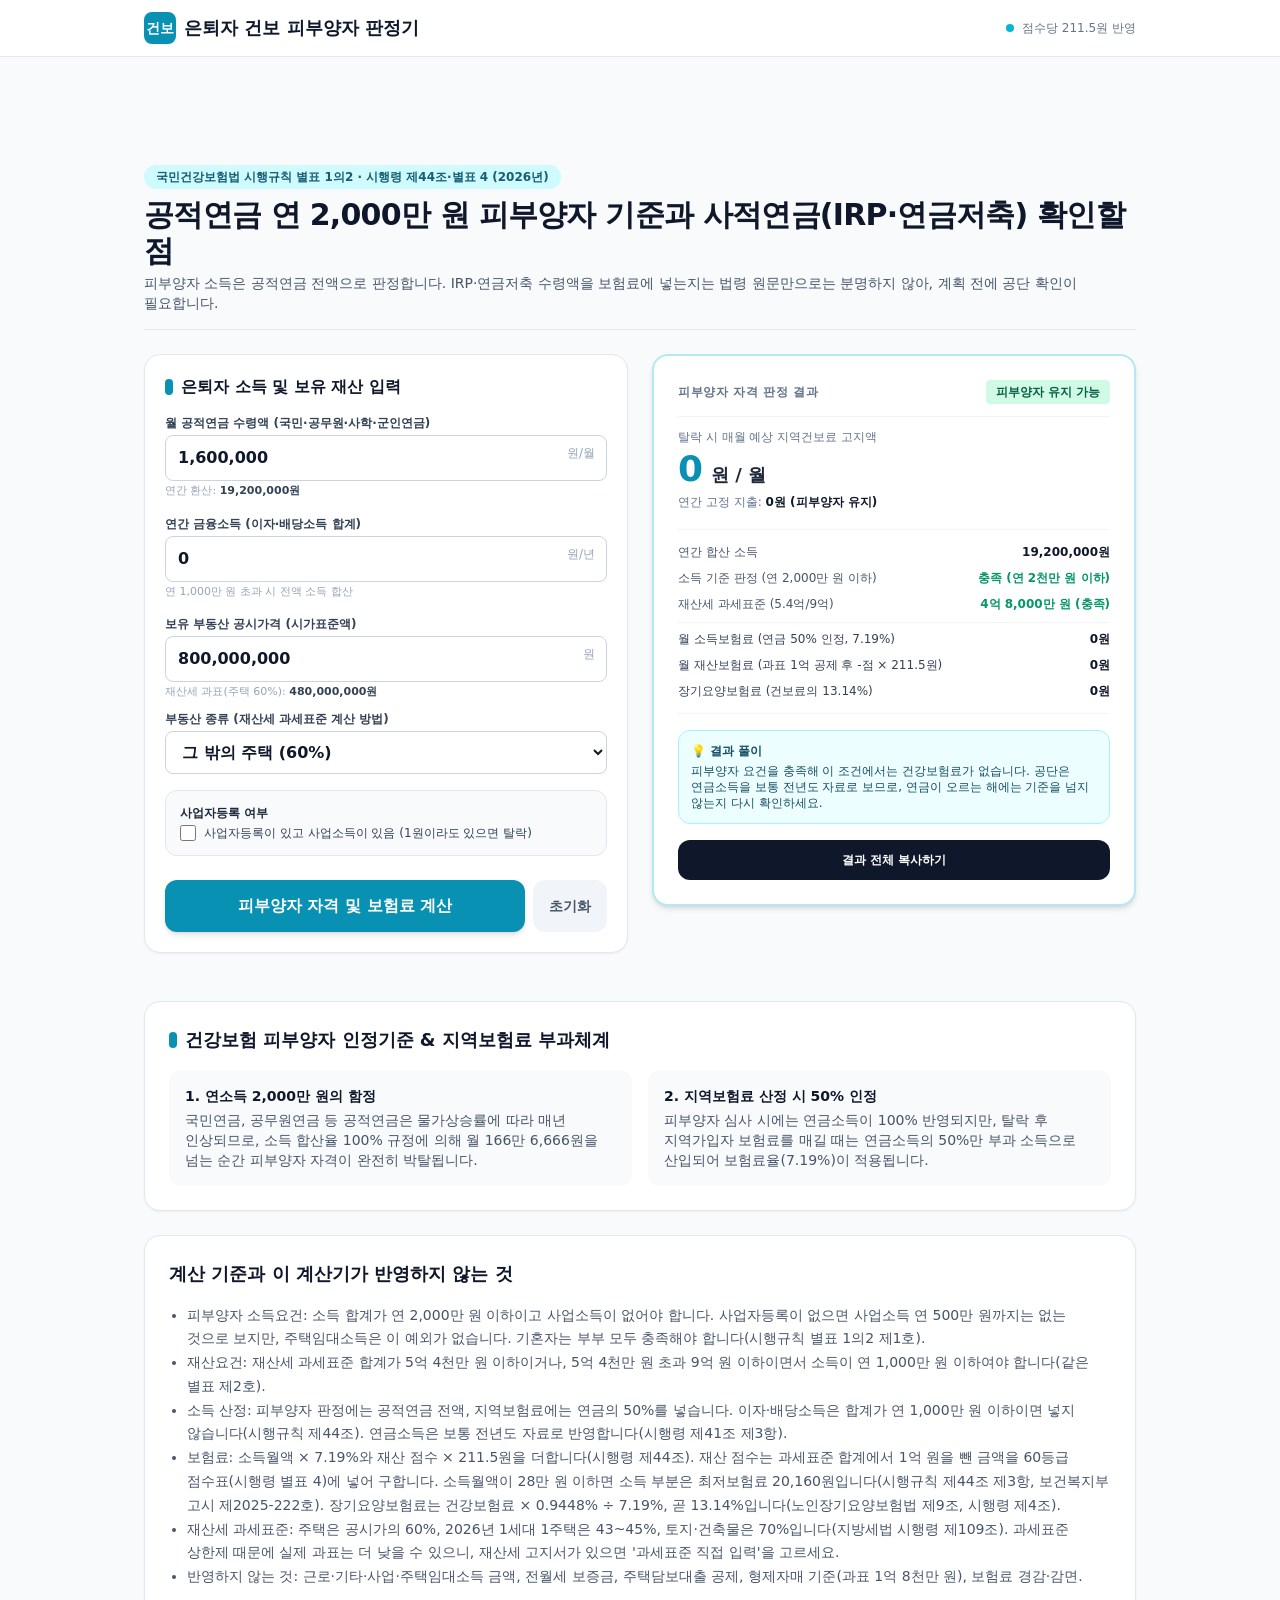
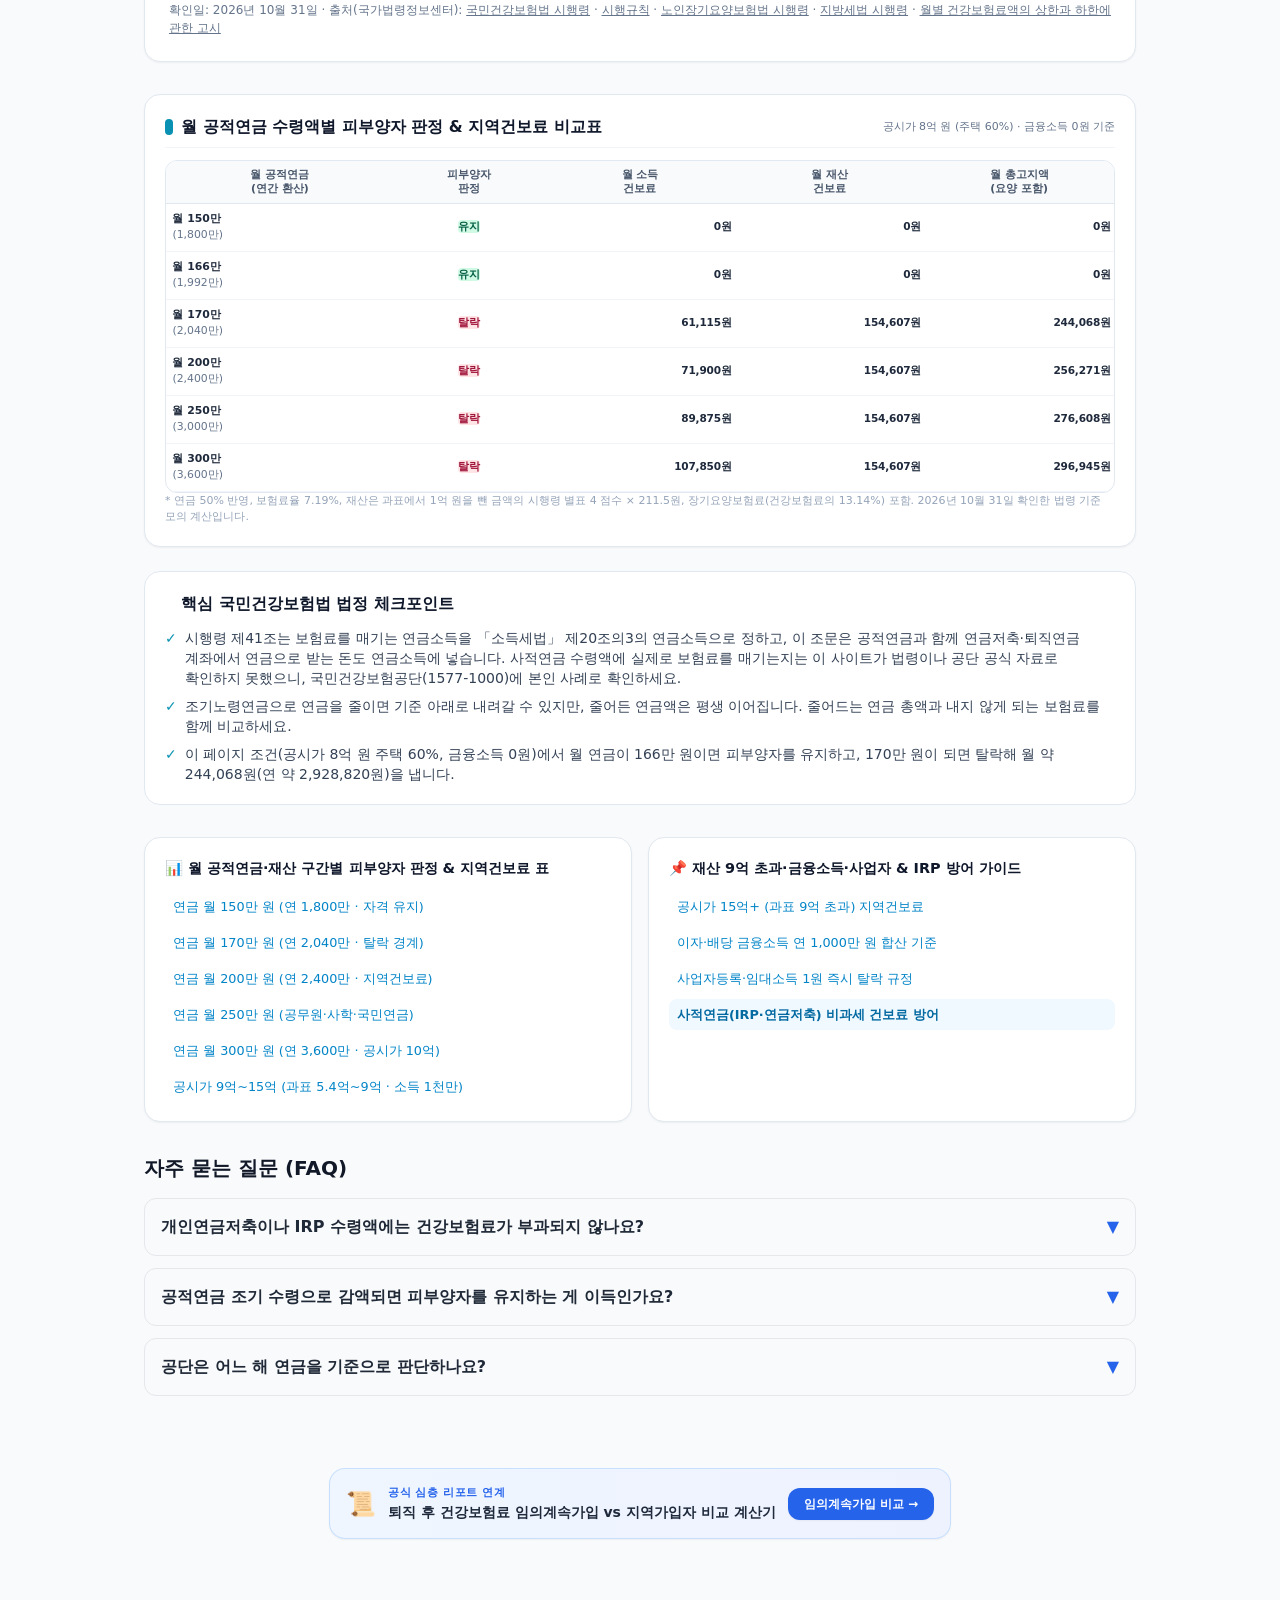
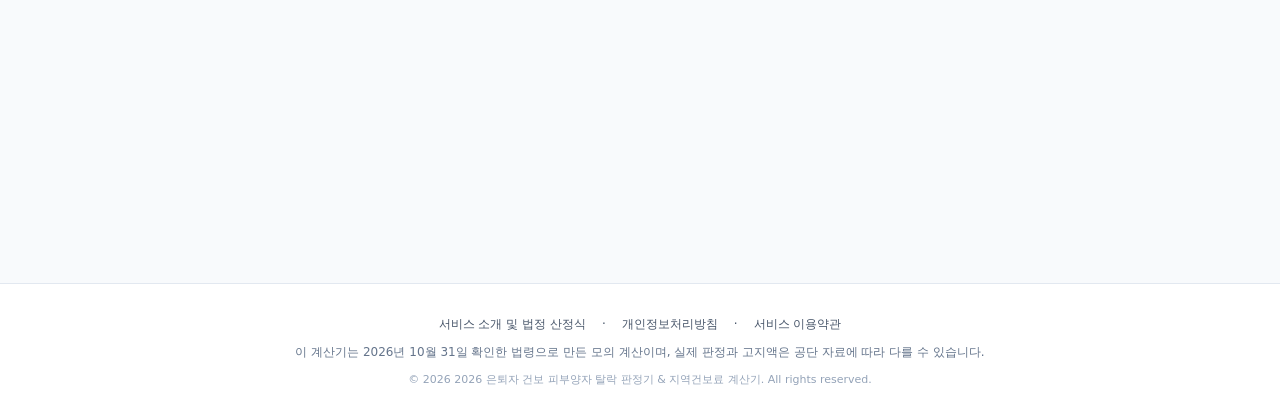
<file: guide-irp-private-pension.html>
<!DOCTYPE html>
<html lang="ko">
<head>
    <meta charset="utf-8"/>
    <meta content="width=device-width, initial-scale=1.0" name="viewport"/>
    <link rel="preconnect" href="https://pagead2.googlesyndication.com">
    <title>건보 피부양자 연 2000만원 기준 | 사적연금·IRP 확인할 점</title>
    <meta content="공적연금 연 2,000만 원 피부양자 기준을 계산하고, 사적연금(IRP·연금저축)을 건보료에서 어떻게 보는지 확인할 점을 정리했습니다." name="description"/>
    <meta content="2026 건강보험 피부양자 자격 조건, 건보료 피부양자 탈락 2000만원, 국민연금 건보료 피부양자 박탈, 지역가입자 건강보험료 점수 계산, 피부양자 재산세 과세표준 5.4억" name="keywords"/>
    <meta content="index, follow" name="robots"/>
    <link href="https://health-dependent.enjoy-onepage.com/guide-irp-private-pension.html" rel="canonical"/>
    <meta content="website" property="og:type"/>
    <meta content="ko_KR" property="og:locale"/>
    <meta content="https://health-dependent.enjoy-onepage.com/guide-irp-private-pension.html" property="og:url"/>
    <meta content="2026 건보 피부양자 & 지역보험료 계산기" property="og:site_name"/>
    <meta content="건보 피부양자 연 2000만원 기준 | 사적연금·IRP 확인할 점" property="og:title"/>
    <meta content="공적연금 연 2,000만 원 피부양자 기준을 계산하고, 사적연금(IRP·연금저축)을 건보료에서 어떻게 보는지 확인할 점을 정리했습니다." property="og:description"/>
    <meta content="https://health-dependent.enjoy-onepage.com/og-image.png" property="og:image"/>
    <meta content="summary_large_image" name="twitter:card"/>
    <meta content="건보 피부양자 연 2000만원 기준 | 사적연금·IRP 확인할 점" name="twitter:title"/>
    <meta content="공적연금 연 2,000만 원 피부양자 기준을 계산하고, 사적연금(IRP·연금저축)을 건보료에서 어떻게 보는지 확인할 점을 정리했습니다." name="twitter:description"/>
    <meta content="https://health-dependent.enjoy-onepage.com/og-image.png" name="twitter:image"/>
    <link href="/favicon.ico" rel="icon" type="image/x-icon"/>
    <link href="/icon.png" rel="apple-touch-icon"/>
    <link rel="stylesheet" href="./style.css">
    <script async="" crossorigin="anonymous" src="https://pagead2.googlesyndication.com/pagead/js/adsbygoogle.js?client=ca-pub-2228289204702106"></script>
    <style id="layout-shield">
      html, body { max-width: 100%; overflow-x: hidden; }
      .manual-ad-box { width: 100%; max-width: 960px; margin-left: auto; margin-right: auto; text-align: center; overflow: hidden; }
      .manual-ad-box ins { max-width: 100% !important; overflow: hidden !important; }
      :focus-visible { outline: 2px solid #3b82f6 !important; outline-offset: 2px !important; }
      input:focus-visible, select:focus-visible, textarea:focus-visible, button:focus-visible { outline: 2px solid #2563eb !important; outline-offset: 1px !important; }
      /* Remodel components */
      .extra-section { margin-top: 2rem; margin-bottom: 2rem; }
      .extra-table-wrap { width: 100%; border-radius: 0.75rem; border: 1px solid #e2e8f0; background: #fff; overflow: hidden; }
      .extra-table { table-layout: fixed; width: 100%; border-collapse: collapse; text-align: right; word-break: keep-all; }
      .extra-table th { background: #f8fafc; color: #475569; font-size: 0.68rem; font-weight: 700; padding: 0.45rem 0.2rem; border-bottom: 1px solid #e2e8f0; text-align: center; line-height: 1.25; }
      .extra-table td { padding: 0.45rem 0.2rem; border-bottom: 1px solid #f1f5f9; color: #1e293b; font-size: 0.68rem; }
      .extra-table td.td-col1 { text-align: left; font-weight: 600; padding-left: 0.4rem; }
      .extra-table td.td-val { font-size: 0.66rem; font-weight: 600; letter-spacing: -0.02em; }
      .extra-table tr.active-preset { background: #eff6ff; font-weight: 700; }
      .checkpoints-card { background: #fff; border: 1px solid #e2e8f0; border-radius: 1rem; padding: 1.25rem; margin-top: 1.5rem; }
      .sublinks-section { margin-top: 2rem; margin-bottom: 2rem; }
      .sublinks-grid { display: grid; grid-template-columns: 1fr; gap: 1rem; }
      @media (min-width: 768px) { .sublinks-grid { grid-template-columns: 1fr 1fr; } }
      .sublinks-card { background: #fff; border: 1px solid #e2e8f0; border-radius: 1rem; padding: 1.25rem; box-shadow: 0 1px 2px 0 rgba(0, 0, 0, 0.05); }
      .sublinks-card h3 { font-size: 0.9rem; font-weight: 700; color: #0f172a; margin-bottom: 0.75rem; display: flex; align-items: center; gap: 0.5rem; }
      .sublinks-card ul { display: flex; flex-direction: column; gap: 0.35rem; list-style: none; padding: 0; margin: 0; }
      .sublink-item a { display: block; font-size: 0.8rem; color: #0284c7; text-decoration: none; padding: 0.35rem 0.5rem; border-radius: 0.5rem; transition: background 0.15s; word-break: keep-all; }
      .sublink-item a:hover { background: #f0f9ff; text-decoration: underline; }
      .sublink-item a.current-page { font-weight: 700; color: #0369a1; background: #f0f9ff; }
    </style>
    <style id="mobile-hardening-shield">
      body, h1, h2, h3, h4, p, span, label { word-break: keep-all; overflow-wrap: break-word; }
      button, [role="button"], a.btn { white-space: nowrap; word-break: keep-all; }
      @media (max-width: 640px) {
        input, select, textarea { font-size: 16px !important; }
        button, [role="button"], a.btn { min-height: 44px; }
      }
    </style>

    <script type="application/ld+json">
{
  "@context": "https://schema.org",
  "@graph": [
    {
      "@type": "WebApplication",
      "@id": "https://health-dependent.enjoy-onepage.com/guide-irp-private-pension.html#webapp",
      "name": "건보 피부양자 연 2000만원 기준 | 사적연금·IRP 확인할 점",
      "url": "https://health-dependent.enjoy-onepage.com/guide-irp-private-pension.html",
      "applicationCategory": "UtilityApplication",
      "operatingSystem": "All",
      "browserRequirements": "Requires JavaScript. Requires HTML5.",
      "description": "공적연금 연 2,000만 원 피부양자 기준을 계산하고, 사적연금(IRP·연금저축)을 건보료에서 어떻게 보는지 확인할 점을 정리했습니다.",
      "image": "https://health-dependent.enjoy-onepage.com/og-image.png",
      "offers": {
        "@type": "Offer",
        "price": "0",
        "priceCurrency": "KRW"
      }
    },
    {
      "@type": "FAQPage",
      "@id": "https://health-dependent.enjoy-onepage.com/guide-irp-private-pension.html#faq",
      "mainEntity": [
        {
          "@type": "Question",
          "name": "개인연금저축이나 IRP 수령액에는 건강보험료가 부과되지 않나요?",
          "acceptedAnswer": {
            "@type": "Answer",
            "text": "법령 원문으로는 분명하지 않습니다. 시행령 제41조가 가리키는 「소득세법」 제20조의3은 연금저축·퇴직연금 계좌에서 받는 연금도 연금소득으로 정합니다. 사적연금 수령액에 실제로 보험료를 매기는지는 이 사이트가 법령이나 공단 공식 자료로 확인하지 못했으니, 국민건강보험공단(1577-1000)에 본인 사례로 확인하세요."
          }
        },
        {
          "@type": "Question",
          "name": "공적연금 조기 수령으로 감액되면 피부양자를 유지하는 게 이득인가요?",
          "acceptedAnswer": {
            "@type": "Answer",
            "text": "이 계산기에 나온 연간 지역보험료와, 조기 수령으로 평생 줄어드는 연금액을 비교해 판단하세요. 이 페이지 조건에서 월 170만 원이면 연 약 2,928,820원입니다."
          }
        },
        {
          "@type": "Question",
          "name": "공단은 어느 해 연금을 기준으로 판단하나요?",
          "acceptedAnswer": {
            "@type": "Answer",
            "text": "연금소득은 보통 전년도 자료로 반영합니다(시행령 제41조 제3항). 그래서 올해 늘어난 연금은 다음 해 판정과 보험료에 반영됩니다."
          }
        }
      ]
    }
  ]
}
    </script>

<script id="math-guard">
// Global Math & DOM Output Guard: prevents NaN / Infinity leaks to UI
(function() {
  const origToLocaleString = Number.prototype.toLocaleString;
  Number.prototype.toLocaleString = function(locales, options) {
    if (!Number.isFinite(this.valueOf())) return '0';
    return origToLocaleString.call(this, locales, options);
  };
  const origToFixed = Number.prototype.toFixed;
  Number.prototype.toFixed = function(digits) {
    if (!Number.isFinite(this.valueOf())) return '0';
    return origToFixed.call(this, digits);
  };
})();
</script>
<style id="ad-cls-shield">
  .ad-bottom { min-height: 280px !important; }
  .ad-bottom ins { min-height: 280px !important; }
</style>
<!-- KIRO:VALUES START -->
<script type="application/json" id="kiro-values">{"app":"health-dependent-calc","valid_until":"2026-12-31","soft_days":60,"hard_days":120,"grace_days":31,"status":"unverified","note":"이 페이지의 보험료율과 기준 금액은 2026년 기준","values":{}}</script>
<script>/* Kiro value guard v1 (2026-11-01). Values come from #kiro-values, written by the home server's value watcher.
   window.KIRO_V = values in force today (a scheduled "next" set applies from its date).
   Elements carrying data-v (value or =expression) and data-f (format) are re-rendered from those values;
   a notice appears when the values are stale. */
(function (W, doc) {
  var D, V = {}, today, NEXT = false;
  function ymd(s) { var m = /^(\d{4})-(\d{2})-(\d{2})/.exec(s || ''); return m ? [+m[1], +m[2], +m[3]] : null; }
  function num(a) { return a ? a[0] * 10000 + a[1] * 100 + a[2] : 0; }
  function dayIndex(a) { return Math.floor(Date.UTC(a[0], a[1] - 1, a[2]) / 86400000); }
  function own(o, k) { return Object.prototype.hasOwnProperty.call(o, k); }
  try {
    var el = doc.getElementById('kiro-values');
    if (!el) return;
    D = JSON.parse(el.textContent || '{}');
    var d = new Date();
    today = [d.getFullYear(), d.getMonth() + 1, d.getDate()];
    var base = D.values || {}, k;
    for (k in base) if (own(base, k)) V[k] = base[k];
    if (D.next && D.next.values && ymd(D.next.from) && num(today) >= num(ymd(D.next.from))) {
      for (k in D.next.values) if (own(D.next.values, k)) V[k] = D.next.values[k];
      NEXT = true;
    }
    V._checked = D.checked || '';
  } catch (e) { return; }
  function lookup(p) {
    var o = V, parts = String(p).split('/');
    for (var i = 0; i < parts.length; i++) { if (o === null || typeof o !== 'object' || !own(o, parts[i])) return undefined; o = o[parts[i]]; }
    return o;
  }
  function fix(x, n) {
    var p = Math.pow(10, n), r = Math.floor(Math.abs(x) * p + 0.5), s = String(r);
    if (n) { while (s.length <= n) s = '0' + s; s = s.slice(0, -n) + '.' + s.slice(-n); }
    return (x < 0 && r ? '-' : '') + s;
  }
  function grp(s) {
    var neg = s.charAt(0) === '-', t = neg ? s.slice(1) : s, parts = t.split('.');
    parts[0] = parts[0].replace(/\B(?=(\d{3})+(?!\d))/g, ',');
    return (neg ? '-' : '') + parts.join('.');
  }
  function usd(x) {
    var r = Math.floor(Math.abs(x) * 1000 + 0.5);
    if (r % 1000 === 0) return '$' + grp(String(r / 1000));
    var s = fix(x, 3);
    if (s.slice(-1) === '0') s = s.slice(0, -1);
    return '$' + grp(s);
  }
  function F(v, f) {
    if (v === undefined || v === null || v === '') return null;
    var a;
    switch (f) {
      case 'int': return grp(fix(+v, 0));
      case 'won': return grp(fix(+v, 0)) + '원';
      case 'pct0': return fix(+v, 0) + '%';
      case 'pct1': return fix(+v, 1) + '%';
      case 'pct2': return fix(+v, 2) + '%';
      case 'pctx': a = fix(+v, 2); return (a.slice(-1) === '0' ? a.slice(0, -1) : a) + '%';
      case 'num1': return grp(fix(+v, 1));
      case 'num2': return grp(fix(+v, 2));
      case 'usd': return usd(+v);
      case 'usd2': return '$' + grp(fix(+v, 2));
      case 'date': a = ymd(v); return a ? a[0] + '년 ' + a[1] + '월 ' + a[2] + '일' : null;
      case 'ym': a = ymd(v); return a ? a[0] + '년 ' + a[1] + '월' : null;
      case 'y': a = ymd(v); return a ? String(a[0]) : null;
      case 'md': a = ymd(v); return a ? a[1] + '월 ' + a[2] + '일' : null;
      default: return String(v);
    }
  }
  var FN = {
    round: function (x, n) { var p = Math.pow(10, n || 0); return Math.floor(Math.abs(x) * p + 0.5) / p * (x < 0 ? -1 : 1); },
    floor: Math.floor, ceil: Math.ceil, min: Math.min, max: Math.max, abs: Math.abs
  };
  function ev(expr) {
    expr = String(expr || '');
    if (expr.charAt(0) !== '=') return lookup(expr);
    var body = expr.slice(1);
    if (!/^[\w\s.+\-*\/(),]*$/.test(body)) return undefined;
    var js = body.replace(/[A-Za-z_]\w*/g, function (n) { return own(FN, n) ? 'F.' + n : 'L(' + JSON.stringify(n) + ')'; });
    try { var r = Function('F', 'L', 'return (' + js + ');')(FN, lookup); return (typeof r === 'number' && isFinite(r)) ? r : undefined; }
    catch (e) { return undefined; }
  }
  function render() {
    var els = doc.querySelectorAll('[data-v]');
    for (var i = 0; i < els.length; i++) {
      var t = F(ev(els[i].getAttribute('data-v')), els[i].getAttribute('data-f') || 'raw');
      if (t !== null && els[i].textContent !== t) els[i].textContent = t;
    }
  }
  function notice() {
    var level = 0, msg = '', t = dayIndex(today), vu = ymd(D.valid_until), ck = ymd(D.checked);
    if (vu && num(today) > num(vu)) {
      level = (t - dayIndex(vu) > (D.grace_days || 31)) ? 2 : 1;
      msg = (D.note ? D.note + '입니다. ' : '') + '그 뒤 바뀐 기준은 아직 반영하지 못해 계산 결과가 다를 수 있어요.';
    } else if (D.status === 'pending') {
      level = 1;
      msg = D.pending_note || '공식 기준이 바뀐 것으로 보여 새 값을 확인하고 있어요. 계산 결과가 다를 수 있어요.';
    } else if (ck && D.status === 'ok') {
      var age = t - dayIndex(ck);
      if (age > (D.hard_days || 120)) level = 2; else if (age > (D.soft_days || 60)) level = 1;
      if (level) msg = '이 페이지의 값은 ' + F(D.checked, 'date') + '에 공식 자료로 확인한 것이에요. 그 뒤 바뀌었을 수 있어요.';
    }
    W.KIRO_STALE = level;
    if (!level) return;
    if (level === 2) msg += ' 정확한 금액은 공식 기관에서 확인하세요.';
    var box = doc.createElement('div');
    box.id = 'kiro-fresh';
    box.setAttribute('role', 'status');
    box.style.cssText = 'box-sizing:border-box;width:calc(100% - 24px);max-width:1080px;margin:12px auto;padding:10px 14px;' +
      'border:1px solid #f59e0b;border-radius:10px;background:#fffbeb;color:#78350f;font-size:14px;line-height:1.6;word-break:keep-all;text-align:left';
    box.textContent = '\u26a0\ufe0f ' + msg;
    var h = doc.querySelector('body > header') || doc.querySelector('header'), m = doc.querySelector('main');
    if (h && h.parentNode) h.parentNode.insertBefore(box, h.nextSibling);
    else if (m && m.parentNode) m.parentNode.insertBefore(box, m);
    else doc.body.insertBefore(box, doc.body.firstChild);
    if (level === 2 && D.hide) {
      for (var i = 0; i < D.hide.length; i++) {
        var hs = doc.querySelectorAll(D.hide[i]);
        for (var j = 0; j < hs.length; j++) hs[j].style.display = 'none';
      }
    }
  }
  W.KIRO_V = V; W.KIRO_VALUES = D; W.KIRO_FMT = F; W.KIRO_EVAL = ev; W.KIRO_NEXT = NEXT;
  function go() { try { render(); } catch (e) {} try { notice(); } catch (e2) {} }
  if (doc.readyState === 'loading') doc.addEventListener('DOMContentLoaded', go); else go();
})(window, document);</script>
<!-- KIRO:VALUES END -->
</head>
<body class="bg-slate-50 text-slate-800 antialiased font-sans min-h-screen flex flex-col justify-between">
    <header class="bg-white border-b border-slate-200 sticky top-0 z-50">
        <div class="max-w-5xl mx-auto px-4 py-3 flex items-center justify-between">
            <a class="flex items-center gap-2 text-slate-900 font-bold text-lg hover:text-cyan-600 transition" href="/">
                <span class="w-8 h-8 rounded-lg bg-cyan-600 text-white flex items-center justify-center font-black text-sm shadow-sm">건보</span>
                <span>은퇴자 건보 피부양자 판정기</span>
            </a>
            <div class="flex items-center gap-2 text-xs text-slate-500 font-medium">
                <span class="inline-block w-2 h-2 rounded-full bg-cyan-500"></span> 점수당 211.5원 반영
            </div>
        </div>
    </header>

    <!-- Top Ad Banner -->
    <div class="manual-ad-box ad-top-banner" style="width: 100%; max-width: 960px; margin: 8px auto 16px; text-align: center;">
        <ins class="adsbygoogle" data-ad-client="ca-pub-2228289204702106" data-ad-format="horizontal" data-ad-slot="3824727725" data-full-width-responsive="true" style="display:inline-block;width:100%;height:60px;"></ins>
        <script>(adsbygoogle = window.adsbygoogle || []).push({});</script>
    </div>

    <!-- PAGE:HERO START -->
    <section class="max-w-5xl mx-auto px-4 pt-4 pb-2 w-full">
        <div class="border-b border-slate-200 pb-4">
            <div class="inline-flex items-center gap-1.5 px-3 py-1 rounded-full text-xs font-semibold bg-cyan-100 text-cyan-800 mb-2">
                <span>국민건강보험법 시행규칙 별표 1의2 · 시행령 제44조·별표 4 (2026년)</span>
            </div>
            <h1 class="text-2xl sm:text-3xl font-extrabold text-slate-900 tracking-tight">
                공적연금 연 2,000만 원 피부양자 기준과 사적연금(IRP·연금저축) 확인할 점
            </h1>
            <p class="text-slate-600 text-sm mt-1">
                피부양자 소득은 공적연금 전액으로 판정합니다. IRP·연금저축 수령액을 보험료에 넣는지는 법령 원문만으로는 분명하지 않아, 계획 전에 공단 확인이 필요합니다.
            </p>
        </div>
    </section>
    <!-- PAGE:HERO END -->

    <main class="max-w-5xl mx-auto px-4 py-4 w-full flex-grow">
        <div class="grid grid-cols-1 lg:grid-cols-12 gap-6 items-start">
            <!-- Left: Inputs (6 cols) -->
            <section class="lg:col-span-6 bg-white rounded-2xl p-5 shadow-sm border border-slate-200 space-y-4">
                <h2 class="text-base font-bold text-slate-900 flex items-center gap-2">
                    <span class="w-2 h-4 bg-cyan-600 rounded-full"></span>
                    은퇴자 소득 및 보유 재산 입력
                </h2>

                <div>
                    <label class="block text-xs font-semibold text-slate-700 mb-1" for="monthlyPension">월 공적연금 수령액 (국민·공무원·사학·군인연금)</label>
                    <div class="relative">
                        <input type="text" id="monthlyPension" value="1,600,000" class="w-full px-3 py-2.5 bg-white border border-slate-300 rounded-lg text-slate-900 font-bold text-base focus:ring-2 focus:ring-cyan-500" placeholder="예: 1,800,000">
                        <span class="absolute right-3 top-2.5 text-xs text-slate-400 font-normal">원/월</span>
                    </div>
                    <span class="text-[11px] text-slate-400 mt-0.5 block">연간 환산: <span id="annualPensionText" class="font-semibold text-slate-700">19,200,000원</span></span>
                </div>

                <div>
                    <label class="block text-xs font-semibold text-slate-700 mb-1" for="annualFinanceIncome">연간 금융소득 (이자·배당소득 합계)</label>
                    <div class="relative">
                        <input type="text" id="annualFinanceIncome" value="0" class="w-full px-3 py-2.5 bg-white border border-slate-300 rounded-lg text-slate-900 font-bold text-base focus:ring-2 focus:ring-cyan-500" placeholder="예: 0">
                        <span class="absolute right-3 top-2.5 text-xs text-slate-400 font-normal">원/년</span>
                    </div>
                    <span class="text-[11px] text-slate-400 mt-0.5 block">연 1,000만 원 초과 시 전액 소득 합산</span>
                </div>

                <div>
                    <label class="block text-xs font-semibold text-slate-700 mb-1" for="propertyPrice" id="propertyLabel">보유 부동산 공시가격 (시가표준액)</label>
                    <div class="relative">
                        <input type="text" id="propertyPrice" value="800,000,000" class="w-full px-3 py-2.5 bg-white border border-slate-300 rounded-lg text-slate-900 font-bold text-base focus:ring-2 focus:ring-cyan-500" placeholder="예: 800,000,000">
                        <span class="absolute right-3 top-2.5 text-xs text-slate-400 font-normal">원</span>
                    </div>
                    <span class="text-[11px] text-slate-400 mt-0.5 block">재산세 과표(<span id="fmvText">주택 60%</span>): <span id="taxBaseText" class="font-semibold text-slate-700">480,000,000원</span></span>
                    <label class="block text-xs font-semibold text-slate-700 mb-1" for="propType" style="margin-top:10px">부동산 종류 (재산세 과세표준 계산 방법)</label>
                    <select id="propType" class="w-full px-3 py-2.5 bg-white border border-slate-300 rounded-lg text-slate-900 font-bold text-base focus:ring-2 focus:ring-cyan-500">
                        <option value="one">1세대 1주택 (43~45%)</option>
                        <option value="house" selected>그 밖의 주택 (60%)</option>
                        <option value="land">토지·건축물 (70%)</option>
                        <option value="base">과세표준 직접 입력</option>
                    </select>
                </div>

                <div class="p-3.5 bg-slate-50 rounded-xl border border-slate-200">
                    <span class="text-xs font-bold text-slate-800 block mb-1">사업자등록 여부</span>
                    <label class="flex items-center gap-2 cursor-pointer mt-1">
                        <input type="checkbox" id="hasBizReg" class="w-4 h-4 text-cyan-600 rounded border-slate-300" aria-label="사업자등록과 사업소득이 있음">
                        <span class="text-xs text-slate-700">사업자등록이 있고 사업소득이 있음 (1원이라도 있으면 탈락)</span>
                    </label>
                </div>

                <div class="flex gap-2 pt-2">
                    <button id="calcBtn" type="button" class="flex-1 py-3.5 px-4 bg-cyan-600 hover:bg-cyan-700 text-white font-bold rounded-xl shadow-md transition text-base flex items-center justify-center gap-2 whitespace-nowrap">
                        피부양자 자격 및 보험료 계산
                    </button>
                    <button id="resetBtn" type="button" class="px-4 py-3.5 bg-slate-100 hover:bg-slate-200 text-slate-600 font-semibold rounded-xl transition text-sm whitespace-nowrap">
                        초기화
                    </button>
                </div>
            </section>

            <!-- Right: Decision Receipt (6 cols) -->
            <section class="lg:col-span-6 lg:sticky lg:top-20 space-y-4">
                <div class="bg-white rounded-2xl p-6 shadow-md border-2 border-cyan-500/30">
                    <div class="flex items-center justify-between border-b border-slate-100 pb-3 mb-3">
                        <span class="text-xs font-bold text-slate-500 uppercase tracking-wider">피부양자 자격 판정 결과</span>
                        <span id="qualBadge" class="text-xs font-black px-2.5 py-1 rounded bg-emerald-100 text-emerald-800">피부양자 유지 가능</span>
                    </div>

                    <div class="mb-4">
                        <span class="text-xs text-slate-500 block mb-1">탈락 시 매월 예상 지역건보료 고지액</span>
                        <div class="flex items-baseline gap-2">
                            <span id="resTotalHealthBill" class="text-3xl sm:text-4xl font-black text-cyan-600">0</span>
                            <span class="text-lg font-bold text-slate-800">원 / 월</span>
                        </div>
                        <span class="text-xs text-slate-500">연간 고정 지출: <span id="resAnnualBill" class="font-bold text-slate-900">0원 (피부양자 유지)</span></span>
                    </div>

                    <!-- Breakdown Table -->
                    <div class="space-y-2.5 text-xs border-t border-b border-slate-100 py-3.5 mb-4">
                        <div class="flex justify-between text-slate-600">
                            <span>연간 합산 소득</span>
                            <span id="resTotalIncome" class="font-bold text-slate-900">19,200,000원</span>
                        </div>
                        <div class="flex justify-between text-slate-600">
                            <span>소득 기준 판정 (연 2,000만 원 이하)</span>
                            <span id="resIncomePass" class="font-bold text-emerald-600">충족 (연 2천만 원 이하)</span>
                        </div>
                        <div class="flex justify-between text-slate-600">
                            <span>재산세 과세표준 (5.4억/9억)</span>
                            <span id="resPropertyPass" class="font-bold text-emerald-600">4억 8,000만 원 (충족)</span>
                        </div>
                        <div class="flex justify-between text-slate-700 pt-2 border-t border-slate-100">
                            <span>월 소득보험료 (연금 50% 인정, 7.19%)</span>
                            <span id="resIncomeFee" class="font-bold text-slate-900">0원</span>
                        </div>
                        <div class="flex justify-between text-slate-700">
                            <span>월 재산보험료 (과표 1억 공제 후 <span id="propPointsText">-</span>점 × 211.5원)</span>
                            <span id="resPropertyFee" class="font-bold text-slate-900">0원</span>
                        </div>
                        <div class="flex justify-between text-slate-700">
                            <span>장기요양보험료 (건보료의 13.14%)</span>
                            <span id="resLtcFee" class="font-bold text-slate-900">0원</span>
                        </div>
                    </div>

                    <!-- Strategic Advice -->
                    <div id="adviceBox" class="p-3 bg-cyan-50 rounded-xl border border-cyan-200 text-xs text-cyan-900 space-y-1">
                        <span class="font-bold block">💡 결과 풀이</span>
                        <p id="adviceText">피부양자 요건을 충족해 이 조건에서는 건강보험료가 없습니다. 공단은 연금소득을 보통 전년도 자료로 보므로, 연금이 오르는 해에는 기준을 넘지 않는지 다시 확인하세요.</p>
                    </div>

                    <button id="copyResultBtn" type="button" class="w-full mt-4 py-3 bg-slate-900 hover:bg-slate-800 text-white font-bold rounded-xl text-xs flex items-center justify-center gap-2 transition whitespace-nowrap">
                        결과 전체 복사하기
                    </button>
                </div>
            </section>
        </div>

        <!-- Guide -->
        <section class="mt-12 bg-white rounded-2xl p-6 shadow-sm border border-slate-200">
            <h2 class="text-lg font-bold text-slate-900 mb-4 flex items-center gap-2">
                <span class="w-2 h-4 bg-cyan-600 rounded-full"></span>
                건강보험 피부양자 인정기준 & 지역보험료 부과체계
            </h2>
            <div class="grid grid-cols-1 md:grid-cols-2 gap-4 text-xs sm:text-sm text-slate-600">
                <div class="p-4 bg-slate-50 rounded-xl">
                    <h3 class="font-bold text-slate-900 mb-1">1. 연소득 2,000만 원의 함정</h3>
                    <p>국민연금, 공무원연금 등 공적연금은 물가상승률에 따라 매년 인상되므로, 소득 합산율 100% 규정에 의해 월 166만 6,666원을 넘는 순간 피부양자 자격이 완전히 박탈됩니다.</p>
                </div>
                <div class="p-4 bg-slate-50 rounded-xl">
                    <h3 class="font-bold text-slate-900 mb-1">2. 지역보험료 산정 시 50% 인정</h3>
                    <p>피부양자 심사 시에는 연금소득이 100% 반영되지만, 탈락 후 지역가입자 보험료를 매길 때는 연금소득의 50%만 부과 소득으로 산입되어 보험료율(7.19%)이 적용됩니다.</p>
                </div>
            </div>
        </section>
    

                <!-- KIRO:HD-BASIS START -->
        <section class="bg-white rounded-2xl p-6 shadow-sm border border-slate-200" style="margin-top:24px">
            <h2 class="text-lg font-bold text-slate-900 mb-4">계산 기준과 이 계산기가 반영하지 않는 것</h2>
            <ul class="text-xs sm:text-sm text-slate-600" style="list-style:disc;padding-left:1.25em;line-height:1.7">
                <li>피부양자 소득요건: 소득 합계가 연 2,000만 원 이하이고 사업소득이 없어야 합니다. 사업자등록이 없으면 사업소득 연 500만 원까지는 없는 것으로 보지만, 주택임대소득은 이 예외가 없습니다. 기혼자는 부부 모두 충족해야 합니다(시행규칙 별표 1의2 제1호).</li>
                <li>재산요건: 재산세 과세표준 합계가 5억 4천만 원 이하이거나, 5억 4천만 원 초과 9억 원 이하이면서 소득이 연 1,000만 원 이하여야 합니다(같은 별표 제2호).</li>
                <li>소득 산정: 피부양자 판정에는 공적연금 전액, 지역보험료에는 연금의 50%를 넣습니다. 이자·배당소득은 합계가 연 1,000만 원 이하이면 넣지 않습니다(시행규칙 제44조). 연금소득은 보통 전년도 자료로 반영합니다(시행령 제41조 제3항).</li>
                <li>보험료: 소득월액 × 7.19%와 재산 점수 × 211.5원을 더합니다(시행령 제44조). 재산 점수는 과세표준 합계에서 1억 원을 뺀 금액을 60등급 점수표(시행령 별표 4)에 넣어 구합니다. 소득월액이 28만 원 이하면 소득 부분은 최저보험료 20,160원입니다(시행규칙 제44조 제3항, 보건복지부 고시 제2025-222호). 장기요양보험료는 건강보험료 × 0.9448% ÷ 7.19%, 곧 13.14%입니다(노인장기요양보험법 제9조, 시행령 제4조).</li>
                <li>재산세 과세표준: 주택은 공시가의 60%, 2026년 1세대 1주택은 43~45%, 토지·건축물은 70%입니다(지방세법 시행령 제109조). 과세표준 상한제 때문에 실제 과표는 더 낮을 수 있으니, 재산세 고지서가 있으면 '과세표준 직접 입력'을 고르세요.</li>
                <li>반영하지 않는 것: 근로·기타·사업·주택임대소득 금액, 전월세 보증금, 주택담보대출 공제, 형제자매 기준(과표 1억 8천만 원), 보험료 경감·감면.</li>
            </ul>
            <p style="margin-top:12px;font-size:12px;color:#64748b">확인일: 2026년 10월 31일 · 출처(국가법령정보센터): <a href="https://www.law.go.kr/법령/국민건강보험법시행령" target="_blank" rel="noopener" style="text-decoration:underline">국민건강보험법 시행령</a> · <a href="https://www.law.go.kr/법령/국민건강보험법시행규칙" target="_blank" rel="noopener" style="text-decoration:underline">시행규칙</a> · <a href="https://www.law.go.kr/법령/노인장기요양보험법시행령" target="_blank" rel="noopener" style="text-decoration:underline">노인장기요양보험법 시행령</a> · <a href="https://www.law.go.kr/법령/지방세법시행령" target="_blank" rel="noopener" style="text-decoration:underline">지방세법 시행령</a> · <a href="https://www.law.go.kr/행정규칙/월별건강보험료액의상한과하한에관한고시" target="_blank" rel="noopener" style="text-decoration:underline">월별 건강보험료액의 상한과 하한에 관한 고시</a></p>
        </section>
        <!-- KIRO:HD-BASIS END -->
        <!-- PAGE:EXTRA START -->
        <!-- Extra Statutory Analysis & Comparison Block -->
        <section class="extra-section space-y-6">
            <div class="bg-white rounded-2xl p-5 shadow-sm border border-slate-200">
                <div class="flex items-center justify-between mb-3 pb-2 border-b border-slate-100">
                    <h3 class="text-sm sm:text-base font-bold text-slate-900 flex items-center gap-2">
                        <span class="w-2 h-4 bg-cyan-600 rounded-full"></span>
                        월 공적연금 수령액별 피부양자 판정 & 지역건보료 비교표
                    </h3>
                    <span class="text-[11px] text-slate-500 font-medium">공시가 8억 원 (주택 60%) · 금융소득 0원 기준</span>
                </div>
                <div class="extra-table-wrap">
                    <table class="extra-table">
                        <thead>
                            <tr>
                                <th style="width: 24%;">월 공적연금<br>(연간 환산)</th>
                                <th style="width: 16%;">피부양자<br>판정</th>
                                <th style="width: 20%;">월 소득<br>건보료</th>
                                <th style="width: 20%;">월 재산<br>건보료</th>
                                <th style="width: 20%;">월 총고지액<br>(요양 포함)</th>
                            </tr>
                        </thead>
                        <tbody>
            <tr>
                <td class="td-col1">월 150만<br><span class="text-[10px] text-slate-500 font-normal">(1,800만)</span></td>
                <td style="text-align:center;"><span class="px-1.5 py-0.5 rounded text-[11px] font-bold bg-emerald-100 text-emerald-800">유지</span></td>
                <td class="td-val">0원</td>
                <td class="td-val">0원</td>
                <td class="td-val font-bold text-cyan-700">0원</td>
            </tr>
            <tr>
                <td class="td-col1">월 166만<br><span class="text-[10px] text-slate-500 font-normal">(1,992만)</span></td>
                <td style="text-align:center;"><span class="px-1.5 py-0.5 rounded text-[11px] font-bold bg-emerald-100 text-emerald-800">유지</span></td>
                <td class="td-val">0원</td>
                <td class="td-val">0원</td>
                <td class="td-val font-bold text-cyan-700">0원</td>
            </tr>
            <tr>
                <td class="td-col1">월 170만<br><span class="text-[10px] text-slate-500 font-normal">(2,040만)</span></td>
                <td style="text-align:center;"><span class="px-1.5 py-0.5 rounded text-[11px] font-bold bg-rose-100 text-rose-800">탈락</span></td>
                <td class="td-val">61,115원</td>
                <td class="td-val">154,607원</td>
                <td class="td-val font-bold text-cyan-700">244,068원</td>
            </tr>
            <tr>
                <td class="td-col1">월 200만<br><span class="text-[10px] text-slate-500 font-normal">(2,400만)</span></td>
                <td style="text-align:center;"><span class="px-1.5 py-0.5 rounded text-[11px] font-bold bg-rose-100 text-rose-800">탈락</span></td>
                <td class="td-val">71,900원</td>
                <td class="td-val">154,607원</td>
                <td class="td-val font-bold text-cyan-700">256,271원</td>
            </tr>
            <tr>
                <td class="td-col1">월 250만<br><span class="text-[10px] text-slate-500 font-normal">(3,000만)</span></td>
                <td style="text-align:center;"><span class="px-1.5 py-0.5 rounded text-[11px] font-bold bg-rose-100 text-rose-800">탈락</span></td>
                <td class="td-val">89,875원</td>
                <td class="td-val">154,607원</td>
                <td class="td-val font-bold text-cyan-700">276,608원</td>
            </tr>
            <tr>
                <td class="td-col1">월 300만<br><span class="text-[10px] text-slate-500 font-normal">(3,600만)</span></td>
                <td style="text-align:center;"><span class="px-1.5 py-0.5 rounded text-[11px] font-bold bg-rose-100 text-rose-800">탈락</span></td>
                <td class="td-val">107,850원</td>
                <td class="td-val">154,607원</td>
                <td class="td-val font-bold text-cyan-700">296,945원</td>
            </tr>
                        </tbody>
                    </table>
                </div>
                <p class="text-[11px] text-slate-400 mt-2">* 연금 50% 반영, 보험료율 7.19%, 재산은 과표에서 1억 원을 뺀 금액의 시행령 별표 4 점수 × 211.5원, 장기요양보험료(건강보험료의 13.14%) 포함. 2026년 10월 31일 확인한 법령 기준 모의 계산입니다.</p>
            </div>

            <div class="checkpoints-card">
                <h3 class="text-sm sm:text-base font-bold text-slate-900 mb-3 flex items-center gap-2">
                    <span class="w-2 h-4 bg-indigo-600 rounded-full"></span>
                    핵심 국민건강보험법 법정 체크포인트
                </h3>
                <ul class="text-xs sm:text-sm text-slate-700 space-y-2">
                <li class="flex items-start gap-2"><span class="text-cyan-600 font-bold shrink-0">✓</span><span>시행령 제41조는 보험료를 매기는 연금소득을 「소득세법」 제20조의3의 연금소득으로 정하고, 이 조문은 공적연금과 함께 연금저축·퇴직연금 계좌에서 연금으로 받는 돈도 연금소득에 넣습니다. 사적연금 수령액에 실제로 보험료를 매기는지는 이 사이트가 법령이나 공단 공식 자료로 확인하지 못했으니, 국민건강보험공단(1577-1000)에 본인 사례로 확인하세요.</span></li>
                <li class="flex items-start gap-2"><span class="text-cyan-600 font-bold shrink-0">✓</span><span>조기노령연금으로 연금을 줄이면 기준 아래로 내려갈 수 있지만, 줄어든 연금액은 평생 이어집니다. 줄어드는 연금 총액과 내지 않게 되는 보험료를 함께 비교하세요.</span></li>
                <li class="flex items-start gap-2"><span class="text-cyan-600 font-bold shrink-0">✓</span><span>이 페이지 조건(공시가 8억 원 주택 60%, 금융소득 0원)에서 월 연금이 166만 원이면 피부양자를 유지하고, 170만 원이 되면 탈락해 월 약 244,068원(연 약 2,928,820원)을 냅니다.</span></li>
                </ul>
            </div>
        </section>
        <!-- PAGE:EXTRA END -->

        <!-- PAGE:SUBLINKS START -->
        <!-- Navigation Sublinks -->
        <section class="sublinks-section">
            <div class="sublinks-grid">
                <div class="sublinks-card">
                    <h3>📊 월 공적연금·재산 구간별 피부양자 판정 & 지역건보료 표</h3>
                    <ul>
                        <li class="sublink-item"><a href="/pension-150.html">연금 월 150만 원 (연 1,800만 · 자격 유지)</a></li>
                        <li class="sublink-item"><a href="/pension-170.html">연금 월 170만 원 (연 2,040만 · 탈락 경계)</a></li>
                        <li class="sublink-item"><a href="/pension-200.html">연금 월 200만 원 (연 2,400만 · 지역건보료)</a></li>
                        <li class="sublink-item"><a href="/pension-250.html">연금 월 250만 원 (공무원·사학·국민연금)</a></li>
                        <li class="sublink-item"><a href="/pension-300.html">연금 월 300만 원 (연 3,600만 · 공시가 10억)</a></li>
                        <li class="sublink-item"><a href="/prop-900m-limit.html">공시가 9억~15억 (과표 5.4억~9억 · 소득 1천만)</a></li>
                    </ul>
                </div>
                <div class="sublinks-card">
                    <h3>📌 재산 9억 초과·금융소득·사업자 & IRP 방어 가이드</h3>
                    <ul>
                        <li class="sublink-item"><a href="/prop-1500m-over.html">공시가 15억+ (과표 9억 초과) 지역건보료</a></li>
                        <li class="sublink-item"><a href="/guide-finance-income-10m.html">이자·배당 금융소득 연 1,000만 원 합산 기준</a></li>
                        <li class="sublink-item"><a href="/guide-business-income-zero.html">사업자등록·임대소득 1원 즉시 탈락 규정</a></li>
                        <li class="sublink-item"><a href="/guide-irp-private-pension.html" class="current-page" aria-current="page">사적연금(IRP·연금저축) 비과세 건보료 방어</a></li>
                    </ul>
                </div>
            </div>
        </section>
        <!-- PAGE:SUBLINKS END -->


  
    <!-- ADSENSE START: mid -->
<div class="ad-box ad-mid" style="max-width:1080px;margin:16px auto;padding:0 14px;text-align:center;">
  <ins class="adsbygoogle" style="display:block" data-ad-client="ca-pub-2228289204702106" data-ad-slot="1186914926" data-ad-format="auto" data-full-width-responsive="true"></ins>
  <script>(adsbygoogle = window.adsbygoogle || []).push({});</script>
</div>
<!-- ADSENSE END: mid -->

<!-- E-E-A-T FAQ Section (16-5 헌법 준수) -->
    <section class="mt-8 mb-8 space-y-3">
      <h2 class="text-xl font-bold text-gray-900 mb-4">자주 묻는 질문 (FAQ)</h2>
      <!-- PAGE:FAQ START -->
      <details class="bg-gray-50 p-4 rounded-xl border border-gray-200 group">
        <summary class="font-bold text-gray-800 cursor-pointer list-none flex justify-between items-center">
          <span>개인연금저축이나 IRP 수령액에는 건강보험료가 부과되지 않나요?</span>
          <span class="text-blue-600 group-open:rotate-180 transition transform">▼</span>
        </summary>
        <p class="mt-3 text-gray-600 text-xs leading-relaxed">
          법령 원문으로는 분명하지 않습니다. 시행령 제41조가 가리키는 「소득세법」 제20조의3은 연금저축·퇴직연금 계좌에서 받는 연금도 연금소득으로 정합니다. 사적연금 수령액에 실제로 보험료를 매기는지는 이 사이트가 법령이나 공단 공식 자료로 확인하지 못했으니, 국민건강보험공단(1577-1000)에 본인 사례로 확인하세요.
        </p>
      </details>
      <details class="bg-gray-50 p-4 rounded-xl border border-gray-200 group">
        <summary class="font-bold text-gray-800 cursor-pointer list-none flex justify-between items-center">
          <span>공적연금 조기 수령으로 감액되면 피부양자를 유지하는 게 이득인가요?</span>
          <span class="text-blue-600 group-open:rotate-180 transition transform">▼</span>
        </summary>
        <p class="mt-3 text-gray-600 text-xs leading-relaxed">
          이 계산기에 나온 연간 지역보험료와, 조기 수령으로 평생 줄어드는 연금액을 비교해 판단하세요. 이 페이지 조건에서 월 170만 원이면 연 약 2,928,820원입니다.
        </p>
      </details>
      <details class="bg-gray-50 p-4 rounded-xl border border-gray-200 group">
        <summary class="font-bold text-gray-800 cursor-pointer list-none flex justify-between items-center">
          <span>공단은 어느 해 연금을 기준으로 판단하나요?</span>
          <span class="text-blue-600 group-open:rotate-180 transition transform">▼</span>
        </summary>
        <p class="mt-3 text-gray-600 text-xs leading-relaxed">
          연금소득은 보통 전년도 자료로 반영합니다(시행령 제41조 제3항). 그래서 올해 늘어난 연금은 다음 해 판정과 보험료에 반영됩니다.
        </p>
      </details>
      <!-- PAGE:FAQ END -->
    </section>

  </main>

    <!-- 🔗 딥리서치 토픽 클러스터: 관련 전문 블로그 가이드 역링크 -->
    <section class="max-w-5xl mx-auto my-6 px-4">
      <div class="p-4 bg-gradient-to-r from-blue-50 to-indigo-50 rounded-2xl border border-blue-200/80 shadow-sm flex flex-col sm:flex-row items-center justify-between gap-3">
        <div class="flex items-center gap-3">
          <span class="text-2xl flex-shrink-0">📜</span>
          <div class="text-left">
            <div class="text-[11px] font-bold text-blue-600 uppercase tracking-wider">공식 심층 리포트 연계</div>
            <div class="text-xs sm:text-sm font-bold text-slate-800 leading-snug">퇴직 후 건강보험료 임의계속가입 vs 지역가입자 비교 계산기</div>
          </div>
        </div>
        <a href="https://retiree-health-insurance-calc.enjoy-onepage.com/" target="_blank" rel="noopener noreferrer" class="shrink-0 px-4 py-2 bg-blue-600 hover:bg-blue-700 text-white text-xs font-bold rounded-xl transition shadow-sm hover:shadow flex items-center gap-1.5">
          <span>임의계속가입 비교 →</span>
        </a>
      </div>
    </section>


    <!-- Bottom Large Ad Banner -->
    <div class="manual-ad-box ad-bottom-banner" style="width: 100%; max-width: 960px; margin: 24px auto 16px; text-align: center;min-height:280px;">
        <ins class="adsbygoogle" data-ad-client="ca-pub-2228289204702106" data-ad-format="auto" data-ad-slot="3416334507" data-full-width-responsive="true" style="display:block;min-height:280px;"></ins>
        <script>(adsbygoogle = window.adsbygoogle || []).push({});</script>
    </div>

    
    <footer class="bg-white border-t border-slate-200 py-8 px-4 text-center text-xs text-slate-500">
        <div class="max-w-5xl mx-auto space-y-3">
            <div class="flex flex-wrap justify-center gap-4 text-xs font-medium text-slate-600">
                <a class="hover:text-indigo-600 transition-colors" href="/about.html">서비스 소개 및 법정 산정식</a>
                <span>·</span>
                <a class="hover:text-indigo-600 transition-colors" href="/privacy.html">개인정보처리방침</a>
                <span>·</span>
                <a class="hover:text-indigo-600 transition-colors" href="/terms.html">서비스 이용약관</a>
            </div>
            <p>이 계산기는 2026년 10월 31일 확인한 법령으로 만든 모의 계산이며, 실제 판정과 고지액은 공단 자료에 따라 다를 수 있습니다.</p>
            <p class="text-[11px] text-slate-400">© 2026 2026 은퇴자 건보 피부양자 탈락 판정기 & 지역건보료 계산기. All rights reserved.</p>
        </div>
    </footer>


    <script>
        function parseNum(val) {
            if (!val) return 0;
            return parseInt(val.toString().replace(/,/g, ''), 10) || 0;
        }
        function fmtNum(n) {
            return Math.round(n).toLocaleString('ko-KR');
        }

        ['monthlyPension', 'annualFinanceIncome', 'propertyPrice'].forEach(id => {
            document.getElementById(id).addEventListener('input', (e) => {
                let v = parseNum(e.target.value);
                e.target.value = v ? v.toLocaleString('ko-KR') : '';
                calculate();
            });
        });

        // ---- 2026년 기준: 국가법령정보센터에서 2026년 10월 31일 확인 ----
        const RATE = 0.0719;              // 국민건강보험법 시행령 제44조 제1항: 보험료율 1만분의 719
        const POINT_WON = 211.5;          // 같은 조 제2항: 재산보험료부과점수당 금액 211.5원
        const LTC_RATIO = 0.9448 / 7.19;  // 노인장기요양보험법 제9조, 시행령 제4조: 장기요양보험료율 0.9448% ÷ 건강보험료율 7.19% (13.14%)
        const FLOOR = 20160;              // 지역가입자 월별 보험료 하한 (보건복지부 고시 제2025-222호)
        const CAP = 4591740;              // 지역가입자 월별 보험료 상한 (같은 고시)
        const DEFAULT_PROP_TYPE = 'house';
        // 시행령 별표 4 재산등급별 점수: [재산금액 상한(만원), 점수]. 778,124만 원 초과는 60등급 2,341점
        const PROP_GRADES = [[450, 22], [900, 44], [1350, 66], [1800, 97], [2250, 122], [2700, 146], [3150, 171], [3600, 195], [4050, 219], [4500, 244], [5020, 268], [5590, 294], [6220, 320], [6930, 344], [7710, 365], [8590, 386], [9570, 412], [10700, 439], [11900, 465], [13300, 490], [14800, 516], [16400, 535], [18300, 559], [20400, 586], [22700, 611], [25300, 637], [28100, 659], [31300, 681], [34900, 706], [38800, 731], [43200, 757], [48100, 785], [53600, 812], [59700, 841], [66500, 881], [74000, 921], [82400, 961], [91800, 1001], [103000, 1041], [114000, 1091], [127000, 1141], [142000, 1191], [158000, 1241], [176000, 1291], [196000, 1341], [218000, 1391], [242000, 1451], [270000, 1511], [300000, 1571], [330000, 1641], [363000, 1711], [399300, 1781], [439230, 1851], [483153, 1921], [531468, 1991], [584615, 2061], [643077, 2131], [707385, 2201], [778124, 2271]];
        function getPropertyPoints(amount) {
            if (amount <= 0) return 0;
            for (const [upper, pts] of PROP_GRADES) {
                if (amount <= upper * 10000) return pts;
            }
            return 2341;
        }
        // 재산세 과세표준 = 시가표준액 × 공정시장가액비율 (지방세법 시행령 제109조, 2026년)
        function fairRatioPct(type, price) {
            if (type === 'one') return price <= 300000000 ? 43 : (price <= 600000000 ? 44 : 45);
            if (type === 'land') return 70;
            if (type === 'base') return 100;
            return 60;
        }
        function fmvLabel(type, pct) {
            if (type === 'one') return '1세대 1주택 ' + pct + '%';
            if (type === 'land') return '토지·건축물 70%';
            if (type === 'base') return '직접 입력한 금액';
            return '주택 60%';
        }
        function eokText(won) {
            const eok = Math.floor(won / 100000000);
            const man = Math.floor((won % 100000000) / 10000);
            if (eok && man) return eok + '억 ' + man.toLocaleString('ko-KR') + '만 원';
            if (eok) return eok + '억 원';
            return man.toLocaleString('ko-KR') + '만 원';
        }
        function setPass(id, ok, text) {
            const el = document.getElementById(id);
            el.textContent = text;
            el.className = 'font-bold ' + (ok ? 'text-emerald-600' : 'text-rose-600');
        }

        function calculate() {
            const mPension = parseNum(document.getElementById('monthlyPension').value);
            const finIncome = parseNum(document.getElementById('annualFinanceIncome').value);
            const propPrice = parseNum(document.getElementById('propertyPrice').value);
            const propType = document.getElementById('propType').value;
            const hasBiz = document.getElementById('hasBizReg').checked;

            const annualPension = mPension * 12;
            document.getElementById('annualPensionText').textContent = fmtNum(annualPension) + '원';
            // 이자·배당소득은 합계가 연 1,000만 원 이하이면 넣지 않는다 (시행규칙 제44조 제1항 단서)
            const countedFinIncome = finIncome > 10000000 ? finIncome : 0;
            // 피부양자 소득요건에는 공적연금 전액이 들어간다 (시행령 제41조 제1항 제5호)
            const totalIncome = annualPension + countedFinIncome;
            document.getElementById('resTotalIncome').textContent = fmtNum(totalIncome) + '원';

            const pct = fairRatioPct(propType, propPrice);
            const taxBase = Math.floor(propPrice * pct / 100);
            document.getElementById('propertyLabel').textContent = propType === 'base' ? '재산세 과세표준 합계 (재산세 고지서 금액)' : '보유 부동산 공시가격 (시가표준액)';
            document.getElementById('fmvText').textContent = fmvLabel(propType, pct);
            document.getElementById('taxBaseText').textContent = fmtNum(taxBase) + '원';

            // 시행규칙 별표 1의2: 소득 연 2,000만 원 이하·사업소득 없음 / 과표 5.4억 원 이하, 또는 5.4억 원 초과 9억 원 이하이면서 소득 연 1,000만 원 이하
            const incomeOk = !hasBiz && totalIncome <= 20000000;
            let propOk, propNote;
            if (taxBase <= 540000000) { propOk = true; propNote = '충족'; }
            else if (taxBase <= 900000000) { propOk = totalIncome <= 10000000; propNote = propOk ? '충족, 소득 1천만 원 이하' : '미충족, 소득 1천만 원 초과'; }
            else { propOk = false; propNote = '미충족, 9억 원 초과'; }
            const isQualified = incomeOk && propOk;
            setPass('resIncomePass', incomeOk, hasBiz ? '사업소득 있음 (미충족)' : (incomeOk ? '충족 (연 2천만 원 이하)' : '미충족 (연 2천만 원 초과)'));
            setPass('resPropertyPass', propOk, eokText(taxBase) + ' (' + propNote + ')');

            // 지역보험료: 연금소득은 50%만 넣는다 (시행규칙 제44조 제2항·제3항)
            const monthlyIncome = (annualPension * 0.5 + countedFinIncome) / 12;
            const floorApplied = monthlyIncome <= 280000;   // 소득월액 28만 원 이하: 최저보험료 (시행규칙 제44조 제3항 단서)
            const monthlyIncomeFee = floorApplied ? FLOOR : monthlyIncome * RATE;
            const propPoints = getPropertyPoints(Math.max(0, taxBase - 100000000));   // 별표 4: 과세표준 합계에서 1억 원을 뺀다
            const monthlyPropFee = propPoints * POINT_WON;
            const baseHealthBill = Math.min(Math.max(monthlyIncomeFee + monthlyPropFee, FLOOR), CAP);
            const ltcFee = baseHealthBill * LTC_RATIO;
            const totalMonthlyBill = baseHealthBill + ltcFee;

            const badge = document.getElementById('qualBadge');
            if (isQualified) {
                badge.textContent = '피부양자 유지 가능';
                badge.className = 'text-xs font-black px-2.5 py-1 rounded bg-emerald-100 text-emerald-800';
                ['resIncomeFee', 'resPropertyFee', 'resLtcFee'].forEach(id => { document.getElementById(id).textContent = '0원'; });
                document.getElementById('propPointsText').textContent = '-';
                document.getElementById('resTotalHealthBill').textContent = '0';
                document.getElementById('resAnnualBill').textContent = '0원 (피부양자 유지)';
                document.getElementById('adviceText').textContent = '피부양자 요건을 충족해 이 조건에서는 건강보험료가 없습니다. 공단은 연금소득을 보통 전년도 자료로 보므로, 연금이 오르는 해에는 기준을 넘지 않는지 다시 확인하세요.';
            } else {
                badge.textContent = '피부양자 탈락 (지역가입자 전환)';
                badge.className = 'text-xs font-black px-2.5 py-1 rounded bg-rose-100 text-rose-800';
                document.getElementById('resIncomeFee').textContent = fmtNum(monthlyIncomeFee) + '원';
                document.getElementById('resPropertyFee').textContent = fmtNum(monthlyPropFee) + '원';
                document.getElementById('resLtcFee').textContent = fmtNum(ltcFee) + '원';
                document.getElementById('propPointsText').textContent = propPoints.toLocaleString('ko-KR');
                document.getElementById('resTotalHealthBill').textContent = fmtNum(totalMonthlyBill);
                document.getElementById('resAnnualBill').textContent = fmtNum(totalMonthlyBill * 12) + '원';
                document.getElementById('adviceText').textContent = '피부양자에서 빠지면 지역보험료로 월 약 ' + fmtNum(totalMonthlyBill) + '원, 연 약 ' + fmtNum(totalMonthlyBill * 12) + '원을 냅니다.'
                    + (hasBiz ? ' 사업소득 금액은 계산에 넣지 않았으니 실제로는 더 많습니다.' : '')
                    + (floorApplied ? ' 소득월액이 28만 원 이하라 소득 부분은 최저보험료 20,160원으로 계산했습니다.' : '');
            }
        }

        document.getElementById('propType').addEventListener('change', calculate);

        document.getElementById('hasBizReg').addEventListener('change', calculate);
        document.getElementById('calcBtn').addEventListener('click', calculate);

        document.getElementById('resetBtn').addEventListener('click', () => {
            document.getElementById('monthlyPension').value = '1,600,000';
            document.getElementById('annualFinanceIncome').value = '0';
            document.getElementById('propertyPrice').value = '800,000,000';
            document.getElementById('hasBizReg').checked = false;
            document.getElementById('propType').value = DEFAULT_PROP_TYPE;
            calculate();
            showToastNotification('기본 입력값으로 초기화되었습니다.');
        });

        function showToastNotification(msg) {
            let toast = document.getElementById('global-ux-toast');
            if (!toast) {
                toast = document.createElement('div');
                toast.id = 'global-ux-toast';
                toast.style.cssText = 'position:fixed;bottom:24px;left:50%;transform:translateX(-50%);background:#1e293b;color:#fff;padding:12px 24px;border-radius:9999px;font-size:14px;font-weight:600;box-shadow:0 10px 25px rgba(0,0,0,0.2);z-index:9999;transition:all 0.3s ease;opacity:0;pointer-events:none;';
                document.body.appendChild(toast);
            }
            toast.textContent = msg;
            toast.style.opacity = '1';
            toast.style.transform = 'translateX(-50%) translateY(0)';
            setTimeout(() => {
                toast.style.opacity = '0';
                toast.style.transform = 'translateX(-50%) translateY(10px)';
            }, 2200);
        }

        document.getElementById('copyResultBtn').addEventListener('click', () => {
            const badge = document.getElementById('qualBadge').textContent;
            const bill = document.getElementById('resTotalHealthBill').textContent;
            const text = `[2026 은퇴자 건보 피부양자 판정 결과]\n• 판정 상태: ${badge}\n• 월 예상 지역건보료: ${bill}원/월\n• 연간 부담액: ${document.getElementById('resAnnualBill').textContent}\n\n👉 바로가기: ${window.location.href}`;
            navigator.clipboard.writeText(text).then(() => {
                showToastNotification('판정 결과가 클립보드에 복사되었습니다! 🎉');
            }).catch(() => {
                showToastNotification('복사 완료: ' + window.location.href);
            });
        });

        calculate();
    </script>
</body>
</html>
</file>
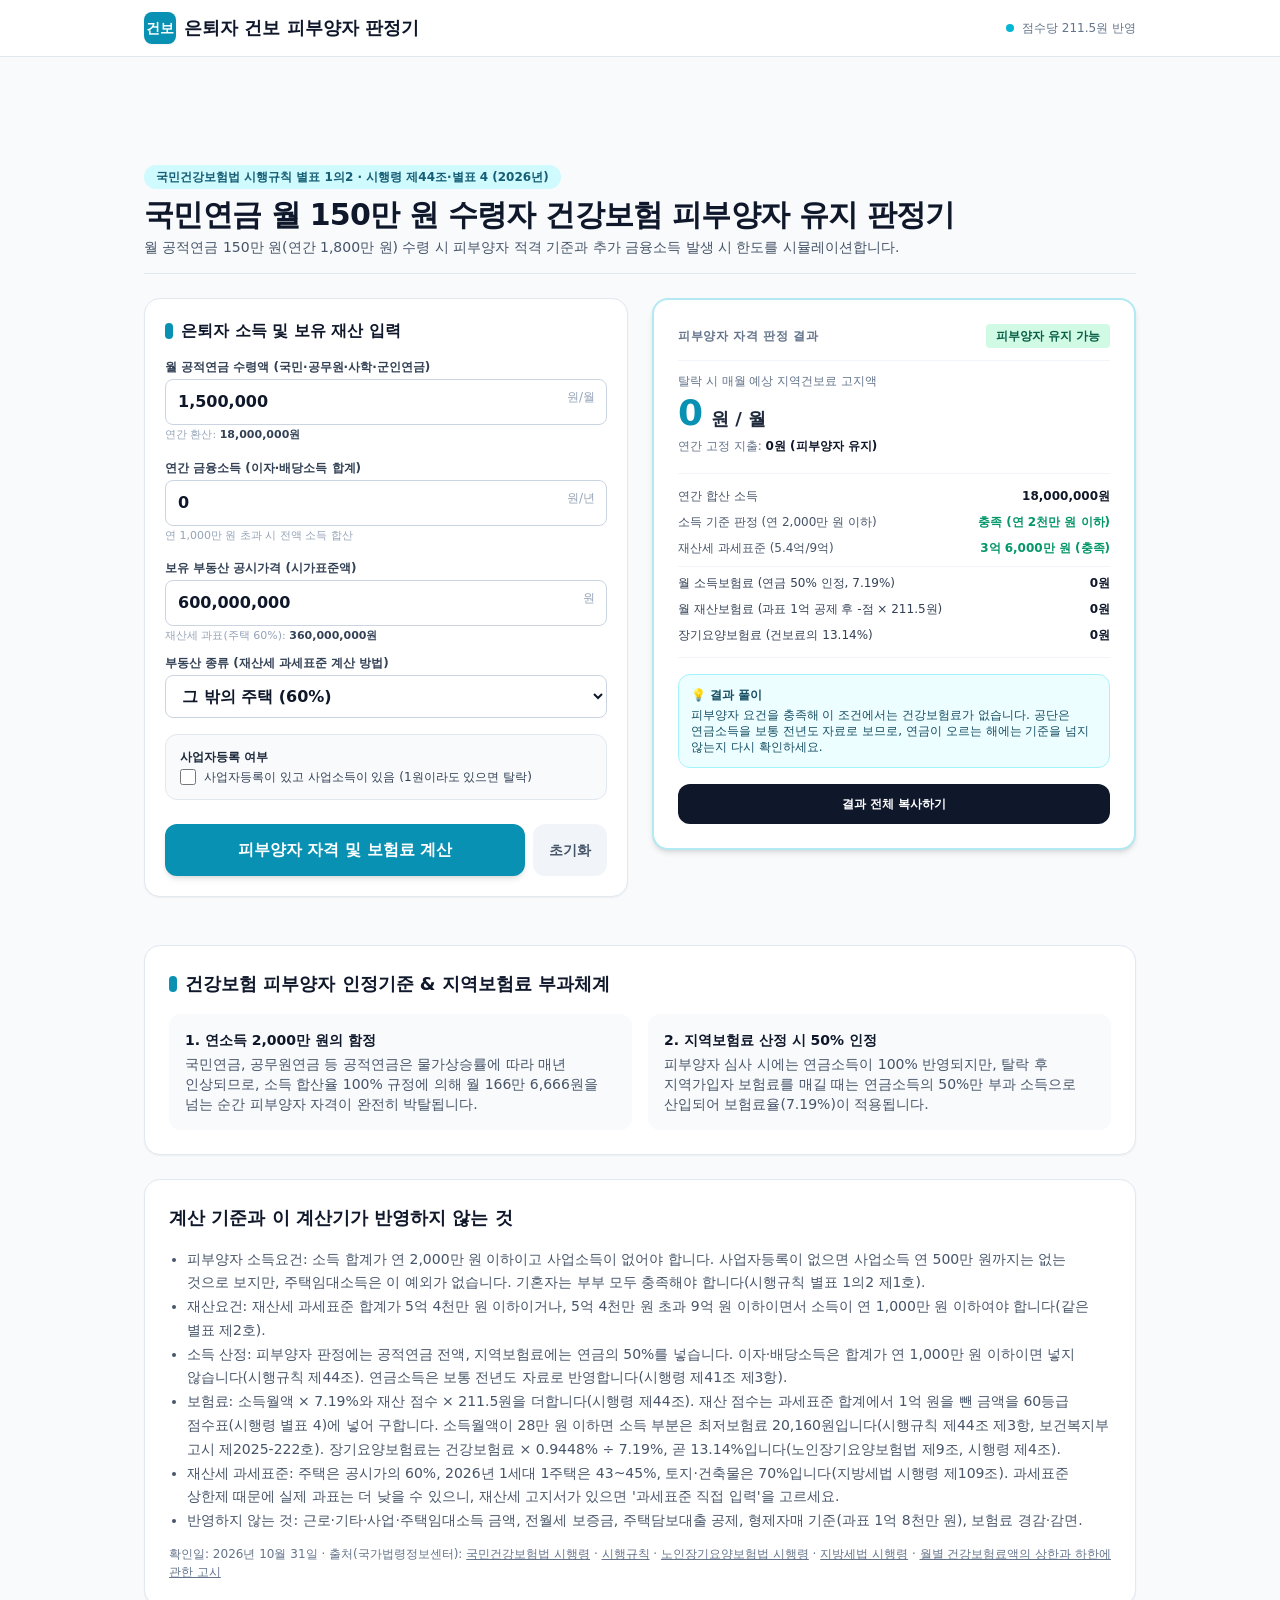
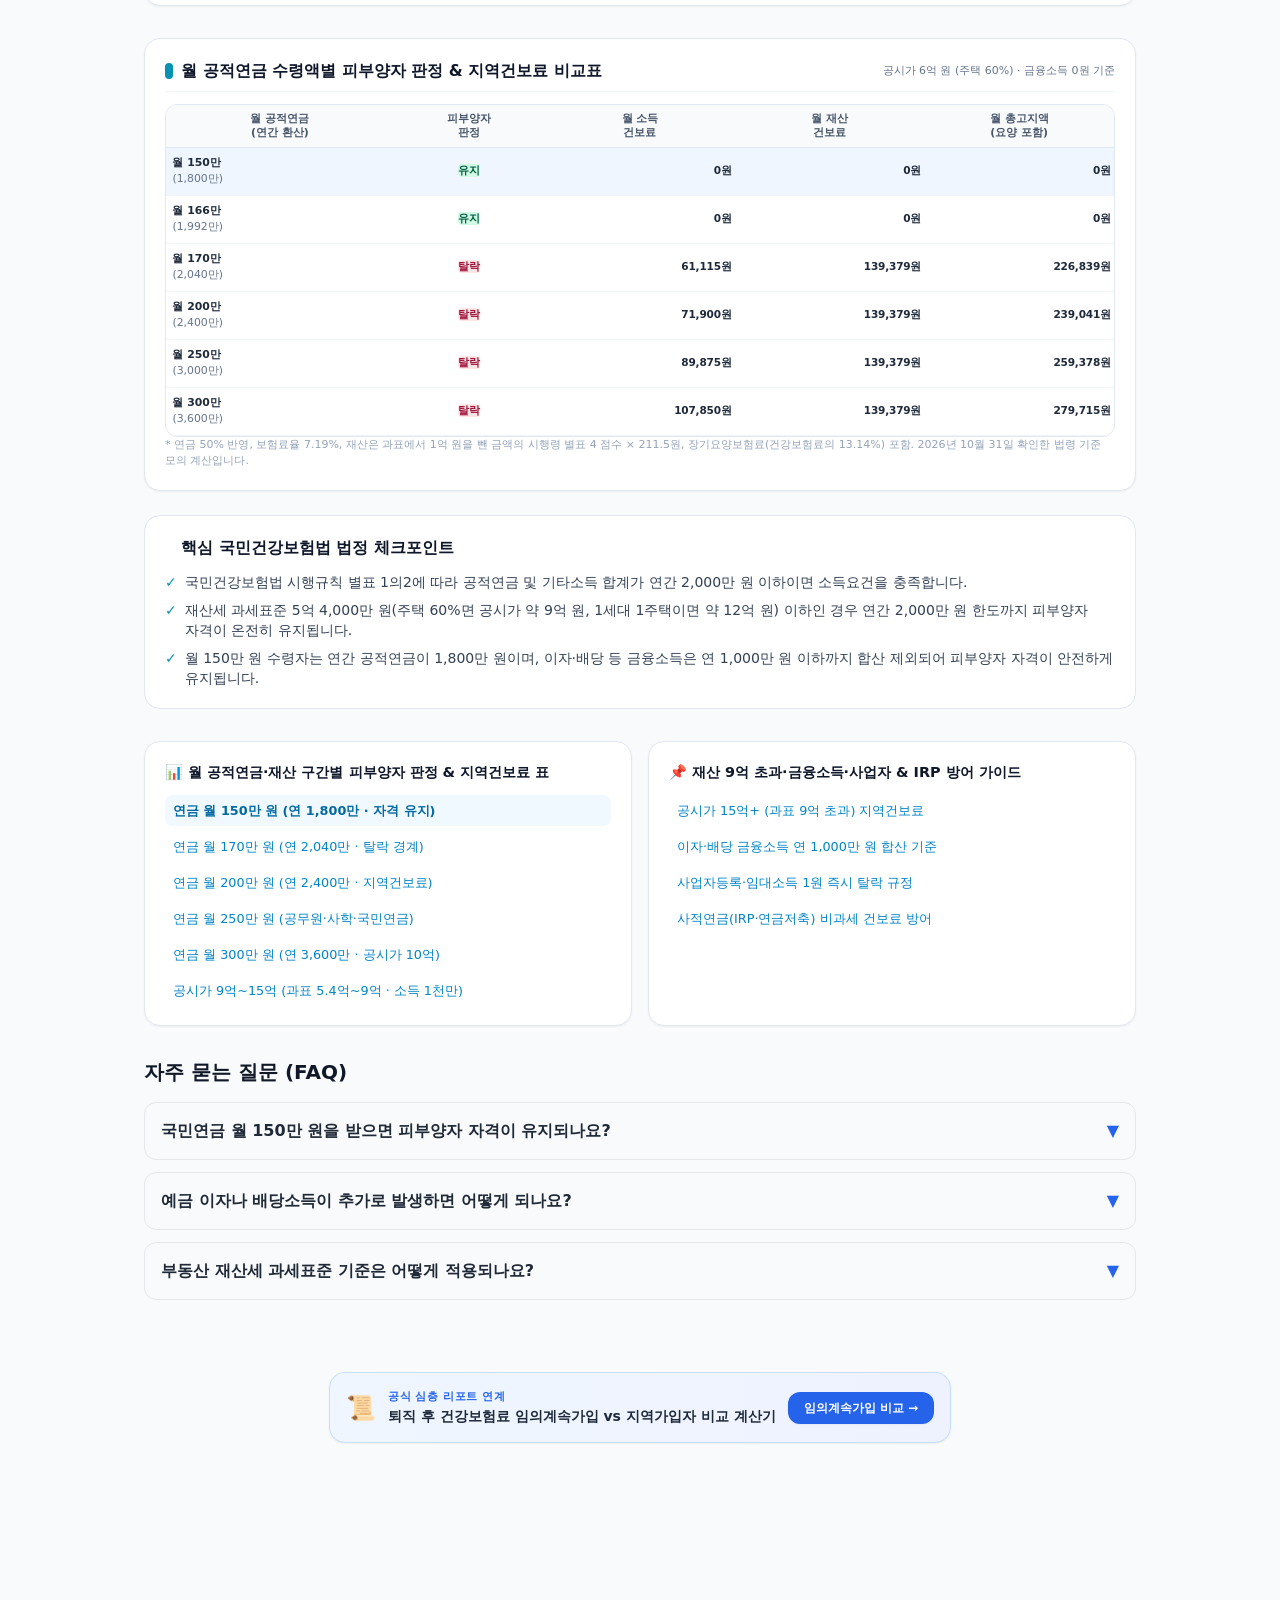
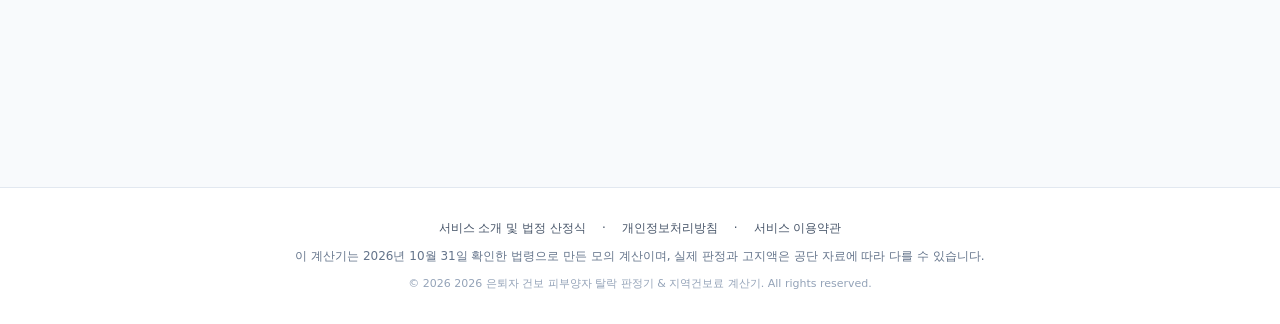
<file: pension-150.html>
<!DOCTYPE html>
<html lang="ko">
<head>
    <meta charset="utf-8"/>
    <meta content="width=device-width, initial-scale=1.0" name="viewport"/>
    <link rel="preconnect" href="https://pagead2.googlesyndication.com">
    <title>국민연금 월 150만원 건보 피부양자 판정 | 자격 유지 기준</title>
    <meta content="월 공적연금 150만원(연 1,800만원) 수령자의 건강보험 피부양자 자격 유지 조건과 금융소득 한도를 계산합니다." name="description"/>
    <meta content="2026 건강보험 피부양자 자격 조건, 건보료 피부양자 탈락 2000만원, 국민연금 건보료 피부양자 박탈, 지역가입자 건강보험료 점수 계산, 피부양자 재산세 과세표준 5.4억" name="keywords"/>
    <meta name="robots" content="noindex, follow">
    <link href="https://health-dependent.enjoy-onepage.com/pension-150.html" rel="canonical"/>
    <meta content="website" property="og:type"/>
    <meta content="ko_KR" property="og:locale"/>
    <meta content="https://health-dependent.enjoy-onepage.com/pension-150.html" property="og:url"/>
    <meta content="2026 건보 피부양자 & 지역보험료 계산기" property="og:site_name"/>
    <meta content="국민연금 월 150만원 건보 피부양자 판정 | 자격 유지 기준" property="og:title"/>
    <meta content="월 공적연금 150만원(연 1,800만원) 수령자의 건강보험 피부양자 자격 유지 조건과 금융소득 한도를 계산합니다." property="og:description"/>
    <meta content="https://health-dependent.enjoy-onepage.com/og-image.png" property="og:image"/>
    <meta content="summary_large_image" name="twitter:card"/>
    <meta content="국민연금 월 150만원 건보 피부양자 판정 | 자격 유지 기준" name="twitter:title"/>
    <meta content="월 공적연금 150만원(연 1,800만원) 수령자의 건강보험 피부양자 자격 유지 조건과 금융소득 한도를 계산합니다." name="twitter:description"/>
    <meta content="https://health-dependent.enjoy-onepage.com/og-image.png" name="twitter:image"/>
    <link href="/favicon.ico" rel="icon" type="image/x-icon"/>
    <link href="/icon.png" rel="apple-touch-icon"/>
    <link rel="stylesheet" href="./style.css">
    <script async="" crossorigin="anonymous" src="https://pagead2.googlesyndication.com/pagead/js/adsbygoogle.js?client=ca-pub-2228289204702106"></script>
    <style id="layout-shield">
      html, body { max-width: 100%; overflow-x: hidden; }
      .manual-ad-box { width: 100%; max-width: 960px; margin-left: auto; margin-right: auto; text-align: center; overflow: hidden; }
      .manual-ad-box ins { max-width: 100% !important; overflow: hidden !important; }
      :focus-visible { outline: 2px solid #3b82f6 !important; outline-offset: 2px !important; }
      input:focus-visible, select:focus-visible, textarea:focus-visible, button:focus-visible { outline: 2px solid #2563eb !important; outline-offset: 1px !important; }
      /* Remodel components */
      .extra-section { margin-top: 2rem; margin-bottom: 2rem; }
      .extra-table-wrap { width: 100%; border-radius: 0.75rem; border: 1px solid #e2e8f0; background: #fff; overflow: hidden; }
      .extra-table { table-layout: fixed; width: 100%; border-collapse: collapse; text-align: right; word-break: keep-all; }
      .extra-table th { background: #f8fafc; color: #475569; font-size: 0.68rem; font-weight: 700; padding: 0.45rem 0.2rem; border-bottom: 1px solid #e2e8f0; text-align: center; line-height: 1.25; }
      .extra-table td { padding: 0.45rem 0.2rem; border-bottom: 1px solid #f1f5f9; color: #1e293b; font-size: 0.68rem; }
      .extra-table td.td-col1 { text-align: left; font-weight: 600; padding-left: 0.4rem; }
      .extra-table td.td-val { font-size: 0.66rem; font-weight: 600; letter-spacing: -0.02em; }
      .extra-table tr.active-preset { background: #eff6ff; font-weight: 700; }
      .checkpoints-card { background: #fff; border: 1px solid #e2e8f0; border-radius: 1rem; padding: 1.25rem; margin-top: 1.5rem; }
      .sublinks-section { margin-top: 2rem; margin-bottom: 2rem; }
      .sublinks-grid { display: grid; grid-template-columns: 1fr; gap: 1rem; }
      @media (min-width: 768px) { .sublinks-grid { grid-template-columns: 1fr 1fr; } }
      .sublinks-card { background: #fff; border: 1px solid #e2e8f0; border-radius: 1rem; padding: 1.25rem; box-shadow: 0 1px 2px 0 rgba(0, 0, 0, 0.05); }
      .sublinks-card h3 { font-size: 0.9rem; font-weight: 700; color: #0f172a; margin-bottom: 0.75rem; display: flex; align-items: center; gap: 0.5rem; }
      .sublinks-card ul { display: flex; flex-direction: column; gap: 0.35rem; list-style: none; padding: 0; margin: 0; }
      .sublink-item a { display: block; font-size: 0.8rem; color: #0284c7; text-decoration: none; padding: 0.35rem 0.5rem; border-radius: 0.5rem; transition: background 0.15s; word-break: keep-all; }
      .sublink-item a:hover { background: #f0f9ff; text-decoration: underline; }
      .sublink-item a.current-page { font-weight: 700; color: #0369a1; background: #f0f9ff; }
    </style>
    <style id="mobile-hardening-shield">
      body, h1, h2, h3, h4, p, span, label { word-break: keep-all; overflow-wrap: break-word; }
      button, [role="button"], a.btn { white-space: nowrap; word-break: keep-all; }
      @media (max-width: 640px) {
        input, select, textarea { font-size: 16px !important; }
        button, [role="button"], a.btn { min-height: 44px; }
      }
    </style>

    <script type="application/ld+json">
{
  "@context": "https://schema.org",
  "@graph": [
    {
      "@type": "WebApplication",
      "@id": "https://health-dependent.enjoy-onepage.com/pension-150.html#webapp",
      "name": "국민연금 월 150만원 건보 피부양자 판정 | 자격 유지 기준",
      "url": "https://health-dependent.enjoy-onepage.com/pension-150.html",
      "applicationCategory": "UtilityApplication",
      "operatingSystem": "All",
      "browserRequirements": "Requires JavaScript. Requires HTML5.",
      "description": "월 공적연금 150만원(연 1,800만원) 수령자의 건강보험 피부양자 자격 유지 조건과 금융소득 한도를 계산합니다.",
      "image": "https://health-dependent.enjoy-onepage.com/og-image.png",
      "offers": {
        "@type": "Offer",
        "price": "0",
        "priceCurrency": "KRW"
      }
    },
    {
      "@type": "FAQPage",
      "@id": "https://health-dependent.enjoy-onepage.com/pension-150.html#faq",
      "mainEntity": [
        {
          "@type": "Question",
          "name": "국민연금 월 150만 원을 받으면 피부양자 자격이 유지되나요?",
          "acceptedAnswer": {
            "@type": "Answer",
            "text": "네, 연간 환산 소득이 1,800만 원으로 피부양자 소득 기준인 연 2,000만 원 이하이므로 자격이 안정적으로 유지됩니다."
          }
        },
        {
          "@type": "Question",
          "name": "예금 이자나 배당소득이 추가로 발생하면 어떻게 되나요?",
          "acceptedAnswer": {
            "@type": "Answer",
            "text": "연간 금융소득이 1,000만 원 이하이면 전액 미합산되며, 1,000만 원을 초과할 경우 전액 합산되어 2,000만 원 초과 시 탈락합니다."
          }
        },
        {
          "@type": "Question",
          "name": "부동산 재산세 과세표준 기준은 어떻게 적용되나요?",
          "acceptedAnswer": {
            "@type": "Answer",
            "text": "과세표준 5억 4,000만 원 이하일 때는 연소득 2,000만 원 이하 조건이 적용되어 피부양자 자격이 유지됩니다."
          }
        }
      ]
    }
  ]
}
    </script>

<script id="math-guard">
// Global Math & DOM Output Guard: prevents NaN / Infinity leaks to UI
(function() {
  const origToLocaleString = Number.prototype.toLocaleString;
  Number.prototype.toLocaleString = function(locales, options) {
    if (!Number.isFinite(this.valueOf())) return '0';
    return origToLocaleString.call(this, locales, options);
  };
  const origToFixed = Number.prototype.toFixed;
  Number.prototype.toFixed = function(digits) {
    if (!Number.isFinite(this.valueOf())) return '0';
    return origToFixed.call(this, digits);
  };
})();
</script>
<style id="ad-cls-shield">
  .ad-bottom { min-height: 280px !important; }
  .ad-bottom ins { min-height: 280px !important; }
</style>
<!-- KIRO:VALUES START -->
<script type="application/json" id="kiro-values">{"app":"health-dependent-calc","valid_until":"2026-12-31","soft_days":60,"hard_days":120,"grace_days":31,"status":"unverified","note":"이 페이지의 보험료율과 기준 금액은 2026년 기준","values":{}}</script>
<script>/* Kiro value guard v1 (2026-11-01). Values come from #kiro-values, written by the home server's value watcher.
   window.KIRO_V = values in force today (a scheduled "next" set applies from its date).
   Elements carrying data-v (value or =expression) and data-f (format) are re-rendered from those values;
   a notice appears when the values are stale. */
(function (W, doc) {
  var D, V = {}, today, NEXT = false;
  function ymd(s) { var m = /^(\d{4})-(\d{2})-(\d{2})/.exec(s || ''); return m ? [+m[1], +m[2], +m[3]] : null; }
  function num(a) { return a ? a[0] * 10000 + a[1] * 100 + a[2] : 0; }
  function dayIndex(a) { return Math.floor(Date.UTC(a[0], a[1] - 1, a[2]) / 86400000); }
  function own(o, k) { return Object.prototype.hasOwnProperty.call(o, k); }
  try {
    var el = doc.getElementById('kiro-values');
    if (!el) return;
    D = JSON.parse(el.textContent || '{}');
    var d = new Date();
    today = [d.getFullYear(), d.getMonth() + 1, d.getDate()];
    var base = D.values || {}, k;
    for (k in base) if (own(base, k)) V[k] = base[k];
    if (D.next && D.next.values && ymd(D.next.from) && num(today) >= num(ymd(D.next.from))) {
      for (k in D.next.values) if (own(D.next.values, k)) V[k] = D.next.values[k];
      NEXT = true;
    }
    V._checked = D.checked || '';
  } catch (e) { return; }
  function lookup(p) {
    var o = V, parts = String(p).split('/');
    for (var i = 0; i < parts.length; i++) { if (o === null || typeof o !== 'object' || !own(o, parts[i])) return undefined; o = o[parts[i]]; }
    return o;
  }
  function fix(x, n) {
    var p = Math.pow(10, n), r = Math.floor(Math.abs(x) * p + 0.5), s = String(r);
    if (n) { while (s.length <= n) s = '0' + s; s = s.slice(0, -n) + '.' + s.slice(-n); }
    return (x < 0 && r ? '-' : '') + s;
  }
  function grp(s) {
    var neg = s.charAt(0) === '-', t = neg ? s.slice(1) : s, parts = t.split('.');
    parts[0] = parts[0].replace(/\B(?=(\d{3})+(?!\d))/g, ',');
    return (neg ? '-' : '') + parts.join('.');
  }
  function usd(x) {
    var r = Math.floor(Math.abs(x) * 1000 + 0.5);
    if (r % 1000 === 0) return '$' + grp(String(r / 1000));
    var s = fix(x, 3);
    if (s.slice(-1) === '0') s = s.slice(0, -1);
    return '$' + grp(s);
  }
  function F(v, f) {
    if (v === undefined || v === null || v === '') return null;
    var a;
    switch (f) {
      case 'int': return grp(fix(+v, 0));
      case 'won': return grp(fix(+v, 0)) + '원';
      case 'pct0': return fix(+v, 0) + '%';
      case 'pct1': return fix(+v, 1) + '%';
      case 'pct2': return fix(+v, 2) + '%';
      case 'pctx': a = fix(+v, 2); return (a.slice(-1) === '0' ? a.slice(0, -1) : a) + '%';
      case 'num1': return grp(fix(+v, 1));
      case 'num2': return grp(fix(+v, 2));
      case 'usd': return usd(+v);
      case 'usd2': return '$' + grp(fix(+v, 2));
      case 'date': a = ymd(v); return a ? a[0] + '년 ' + a[1] + '월 ' + a[2] + '일' : null;
      case 'ym': a = ymd(v); return a ? a[0] + '년 ' + a[1] + '월' : null;
      case 'y': a = ymd(v); return a ? String(a[0]) : null;
      case 'md': a = ymd(v); return a ? a[1] + '월 ' + a[2] + '일' : null;
      default: return String(v);
    }
  }
  var FN = {
    round: function (x, n) { var p = Math.pow(10, n || 0); return Math.floor(Math.abs(x) * p + 0.5) / p * (x < 0 ? -1 : 1); },
    floor: Math.floor, ceil: Math.ceil, min: Math.min, max: Math.max, abs: Math.abs
  };
  function ev(expr) {
    expr = String(expr || '');
    if (expr.charAt(0) !== '=') return lookup(expr);
    var body = expr.slice(1);
    if (!/^[\w\s.+\-*\/(),]*$/.test(body)) return undefined;
    var js = body.replace(/[A-Za-z_]\w*/g, function (n) { return own(FN, n) ? 'F.' + n : 'L(' + JSON.stringify(n) + ')'; });
    try { var r = Function('F', 'L', 'return (' + js + ');')(FN, lookup); return (typeof r === 'number' && isFinite(r)) ? r : undefined; }
    catch (e) { return undefined; }
  }
  function render() {
    var els = doc.querySelectorAll('[data-v]');
    for (var i = 0; i < els.length; i++) {
      var t = F(ev(els[i].getAttribute('data-v')), els[i].getAttribute('data-f') || 'raw');
      if (t !== null && els[i].textContent !== t) els[i].textContent = t;
    }
  }
  function notice() {
    var level = 0, msg = '', t = dayIndex(today), vu = ymd(D.valid_until), ck = ymd(D.checked);
    if (vu && num(today) > num(vu)) {
      level = (t - dayIndex(vu) > (D.grace_days || 31)) ? 2 : 1;
      msg = (D.note ? D.note + '입니다. ' : '') + '그 뒤 바뀐 기준은 아직 반영하지 못해 계산 결과가 다를 수 있어요.';
    } else if (D.status === 'pending') {
      level = 1;
      msg = D.pending_note || '공식 기준이 바뀐 것으로 보여 새 값을 확인하고 있어요. 계산 결과가 다를 수 있어요.';
    } else if (ck && D.status === 'ok') {
      var age = t - dayIndex(ck);
      if (age > (D.hard_days || 120)) level = 2; else if (age > (D.soft_days || 60)) level = 1;
      if (level) msg = '이 페이지의 값은 ' + F(D.checked, 'date') + '에 공식 자료로 확인한 것이에요. 그 뒤 바뀌었을 수 있어요.';
    }
    W.KIRO_STALE = level;
    if (!level) return;
    if (level === 2) msg += ' 정확한 금액은 공식 기관에서 확인하세요.';
    var box = doc.createElement('div');
    box.id = 'kiro-fresh';
    box.setAttribute('role', 'status');
    box.style.cssText = 'box-sizing:border-box;width:calc(100% - 24px);max-width:1080px;margin:12px auto;padding:10px 14px;' +
      'border:1px solid #f59e0b;border-radius:10px;background:#fffbeb;color:#78350f;font-size:14px;line-height:1.6;word-break:keep-all;text-align:left';
    box.textContent = '\u26a0\ufe0f ' + msg;
    var h = doc.querySelector('body > header') || doc.querySelector('header'), m = doc.querySelector('main');
    if (h && h.parentNode) h.parentNode.insertBefore(box, h.nextSibling);
    else if (m && m.parentNode) m.parentNode.insertBefore(box, m);
    else doc.body.insertBefore(box, doc.body.firstChild);
    if (level === 2 && D.hide) {
      for (var i = 0; i < D.hide.length; i++) {
        var hs = doc.querySelectorAll(D.hide[i]);
        for (var j = 0; j < hs.length; j++) hs[j].style.display = 'none';
      }
    }
  }
  W.KIRO_V = V; W.KIRO_VALUES = D; W.KIRO_FMT = F; W.KIRO_EVAL = ev; W.KIRO_NEXT = NEXT;
  function go() { try { render(); } catch (e) {} try { notice(); } catch (e2) {} }
  if (doc.readyState === 'loading') doc.addEventListener('DOMContentLoaded', go); else go();
})(window, document);</script>
<!-- KIRO:VALUES END -->
</head>
<body class="bg-slate-50 text-slate-800 antialiased font-sans min-h-screen flex flex-col justify-between">
    <header class="bg-white border-b border-slate-200 sticky top-0 z-50">
        <div class="max-w-5xl mx-auto px-4 py-3 flex items-center justify-between">
            <a class="flex items-center gap-2 text-slate-900 font-bold text-lg hover:text-cyan-600 transition" href="/">
                <span class="w-8 h-8 rounded-lg bg-cyan-600 text-white flex items-center justify-center font-black text-sm shadow-sm">건보</span>
                <span>은퇴자 건보 피부양자 판정기</span>
            </a>
            <div class="flex items-center gap-2 text-xs text-slate-500 font-medium">
                <span class="inline-block w-2 h-2 rounded-full bg-cyan-500"></span> 점수당 211.5원 반영
            </div>
        </div>
    </header>

    <!-- Top Ad Banner -->
    <div class="manual-ad-box ad-top-banner" style="width: 100%; max-width: 960px; margin: 8px auto 16px; text-align: center;">
        <ins class="adsbygoogle" data-ad-client="ca-pub-2228289204702106" data-ad-format="horizontal" data-ad-slot="3824727725" data-full-width-responsive="true" style="display:inline-block;width:100%;height:60px;"></ins>
        <script>(adsbygoogle = window.adsbygoogle || []).push({});</script>
    </div>

    <!-- PAGE:HERO START -->
    <section class="max-w-5xl mx-auto px-4 pt-4 pb-2 w-full">
        <div class="border-b border-slate-200 pb-4">
            <div class="inline-flex items-center gap-1.5 px-3 py-1 rounded-full text-xs font-semibold bg-cyan-100 text-cyan-800 mb-2">
                <span>국민건강보험법 시행규칙 별표 1의2 · 시행령 제44조·별표 4 (2026년)</span>
            </div>
            <h1 class="text-2xl sm:text-3xl font-extrabold text-slate-900 tracking-tight">
                국민연금 월 150만 원 수령자 건강보험 피부양자 유지 판정기
            </h1>
            <p class="text-slate-600 text-sm mt-1">
                월 공적연금 150만 원(연간 1,800만 원) 수령 시 피부양자 적격 기준과 추가 금융소득 발생 시 한도를 시뮬레이션합니다.
            </p>
        </div>
    </section>
    <!-- PAGE:HERO END -->

    <main class="max-w-5xl mx-auto px-4 py-4 w-full flex-grow">
        <div class="grid grid-cols-1 lg:grid-cols-12 gap-6 items-start">
            <!-- Left: Inputs (6 cols) -->
            <section class="lg:col-span-6 bg-white rounded-2xl p-5 shadow-sm border border-slate-200 space-y-4">
                <h2 class="text-base font-bold text-slate-900 flex items-center gap-2">
                    <span class="w-2 h-4 bg-cyan-600 rounded-full"></span>
                    은퇴자 소득 및 보유 재산 입력
                </h2>

                <div>
                    <label class="block text-xs font-semibold text-slate-700 mb-1" for="monthlyPension">월 공적연금 수령액 (국민·공무원·사학·군인연금)</label>
                    <div class="relative">
                        <input type="text" id="monthlyPension" value="1,500,000" class="w-full px-3 py-2.5 bg-white border border-slate-300 rounded-lg text-slate-900 font-bold text-base focus:ring-2 focus:ring-cyan-500" placeholder="예: 1,800,000">
                        <span class="absolute right-3 top-2.5 text-xs text-slate-400 font-normal">원/월</span>
                    </div>
                    <span class="text-[11px] text-slate-400 mt-0.5 block">연간 환산: <span id="annualPensionText" class="font-semibold text-slate-700">18,000,000원</span></span>
                </div>

                <div>
                    <label class="block text-xs font-semibold text-slate-700 mb-1" for="annualFinanceIncome">연간 금융소득 (이자·배당소득 합계)</label>
                    <div class="relative">
                        <input type="text" id="annualFinanceIncome" value="0" class="w-full px-3 py-2.5 bg-white border border-slate-300 rounded-lg text-slate-900 font-bold text-base focus:ring-2 focus:ring-cyan-500" placeholder="예: 0">
                        <span class="absolute right-3 top-2.5 text-xs text-slate-400 font-normal">원/년</span>
                    </div>
                    <span class="text-[11px] text-slate-400 mt-0.5 block">연 1,000만 원 초과 시 전액 소득 합산</span>
                </div>

                <div>
                    <label class="block text-xs font-semibold text-slate-700 mb-1" for="propertyPrice" id="propertyLabel">보유 부동산 공시가격 (시가표준액)</label>
                    <div class="relative">
                        <input type="text" id="propertyPrice" value="600,000,000" class="w-full px-3 py-2.5 bg-white border border-slate-300 rounded-lg text-slate-900 font-bold text-base focus:ring-2 focus:ring-cyan-500" placeholder="예: 800,000,000">
                        <span class="absolute right-3 top-2.5 text-xs text-slate-400 font-normal">원</span>
                    </div>
                    <span class="text-[11px] text-slate-400 mt-0.5 block">재산세 과표(<span id="fmvText">주택 60%</span>): <span id="taxBaseText" class="font-semibold text-slate-700">360,000,000원</span></span>
                    <label class="block text-xs font-semibold text-slate-700 mb-1" for="propType" style="margin-top:10px">부동산 종류 (재산세 과세표준 계산 방법)</label>
                    <select id="propType" class="w-full px-3 py-2.5 bg-white border border-slate-300 rounded-lg text-slate-900 font-bold text-base focus:ring-2 focus:ring-cyan-500">
                        <option value="one">1세대 1주택 (43~45%)</option>
                        <option value="house" selected>그 밖의 주택 (60%)</option>
                        <option value="land">토지·건축물 (70%)</option>
                        <option value="base">과세표준 직접 입력</option>
                    </select>
                </div>

                <div class="p-3.5 bg-slate-50 rounded-xl border border-slate-200">
                    <span class="text-xs font-bold text-slate-800 block mb-1">사업자등록 여부</span>
                    <label class="flex items-center gap-2 cursor-pointer mt-1">
                        <input type="checkbox" id="hasBizReg" class="w-4 h-4 text-cyan-600 rounded border-slate-300" aria-label="사업자등록과 사업소득이 있음">
                        <span class="text-xs text-slate-700">사업자등록이 있고 사업소득이 있음 (1원이라도 있으면 탈락)</span>
                    </label>
                </div>

                <div class="flex gap-2 pt-2">
                    <button id="calcBtn" type="button" class="flex-1 py-3.5 px-4 bg-cyan-600 hover:bg-cyan-700 text-white font-bold rounded-xl shadow-md transition text-base flex items-center justify-center gap-2 whitespace-nowrap">
                        피부양자 자격 및 보험료 계산
                    </button>
                    <button id="resetBtn" type="button" class="px-4 py-3.5 bg-slate-100 hover:bg-slate-200 text-slate-600 font-semibold rounded-xl transition text-sm whitespace-nowrap">
                        초기화
                    </button>
                </div>
            </section>

            <!-- Right: Decision Receipt (6 cols) -->
            <section class="lg:col-span-6 lg:sticky lg:top-20 space-y-4">
                <div class="bg-white rounded-2xl p-6 shadow-md border-2 border-cyan-500/30">
                    <div class="flex items-center justify-between border-b border-slate-100 pb-3 mb-3">
                        <span class="text-xs font-bold text-slate-500 uppercase tracking-wider">피부양자 자격 판정 결과</span>
                        <span id="qualBadge" class="text-xs font-black px-2.5 py-1 rounded bg-emerald-100 text-emerald-800">피부양자 유지 가능</span>
                    </div>

                    <div class="mb-4">
                        <span class="text-xs text-slate-500 block mb-1">탈락 시 매월 예상 지역건보료 고지액</span>
                        <div class="flex items-baseline gap-2">
                            <span id="resTotalHealthBill" class="text-3xl sm:text-4xl font-black text-cyan-600">0</span>
                            <span class="text-lg font-bold text-slate-800">원 / 월</span>
                        </div>
                        <span class="text-xs text-slate-500">연간 고정 지출: <span id="resAnnualBill" class="font-bold text-slate-900">0원 (피부양자 유지)</span></span>
                    </div>

                    <!-- Breakdown Table -->
                    <div class="space-y-2.5 text-xs border-t border-b border-slate-100 py-3.5 mb-4">
                        <div class="flex justify-between text-slate-600">
                            <span>연간 합산 소득</span>
                            <span id="resTotalIncome" class="font-bold text-slate-900">18,000,000원</span>
                        </div>
                        <div class="flex justify-between text-slate-600">
                            <span>소득 기준 판정 (연 2,000만 원 이하)</span>
                            <span id="resIncomePass" class="font-bold text-emerald-600">충족 (연 2천만 원 이하)</span>
                        </div>
                        <div class="flex justify-between text-slate-600">
                            <span>재산세 과세표준 (5.4억/9억)</span>
                            <span id="resPropertyPass" class="font-bold text-emerald-600">3억 6,000만 원 (충족)</span>
                        </div>
                        <div class="flex justify-between text-slate-700 pt-2 border-t border-slate-100">
                            <span>월 소득보험료 (연금 50% 인정, 7.19%)</span>
                            <span id="resIncomeFee" class="font-bold text-slate-900">0원</span>
                        </div>
                        <div class="flex justify-between text-slate-700">
                            <span>월 재산보험료 (과표 1억 공제 후 <span id="propPointsText">-</span>점 × 211.5원)</span>
                            <span id="resPropertyFee" class="font-bold text-slate-900">0원</span>
                        </div>
                        <div class="flex justify-between text-slate-700">
                            <span>장기요양보험료 (건보료의 13.14%)</span>
                            <span id="resLtcFee" class="font-bold text-slate-900">0원</span>
                        </div>
                    </div>

                    <!-- Strategic Advice -->
                    <div id="adviceBox" class="p-3 bg-cyan-50 rounded-xl border border-cyan-200 text-xs text-cyan-900 space-y-1">
                        <span class="font-bold block">💡 결과 풀이</span>
                        <p id="adviceText">피부양자 요건을 충족해 이 조건에서는 건강보험료가 없습니다. 공단은 연금소득을 보통 전년도 자료로 보므로, 연금이 오르는 해에는 기준을 넘지 않는지 다시 확인하세요.</p>
                    </div>

                    <button id="copyResultBtn" type="button" class="w-full mt-4 py-3 bg-slate-900 hover:bg-slate-800 text-white font-bold rounded-xl text-xs flex items-center justify-center gap-2 transition whitespace-nowrap">
                        결과 전체 복사하기
                    </button>
                </div>
            </section>
        </div>

        <!-- Guide -->
        <section class="mt-12 bg-white rounded-2xl p-6 shadow-sm border border-slate-200">
            <h2 class="text-lg font-bold text-slate-900 mb-4 flex items-center gap-2">
                <span class="w-2 h-4 bg-cyan-600 rounded-full"></span>
                건강보험 피부양자 인정기준 & 지역보험료 부과체계
            </h2>
            <div class="grid grid-cols-1 md:grid-cols-2 gap-4 text-xs sm:text-sm text-slate-600">
                <div class="p-4 bg-slate-50 rounded-xl">
                    <h3 class="font-bold text-slate-900 mb-1">1. 연소득 2,000만 원의 함정</h3>
                    <p>국민연금, 공무원연금 등 공적연금은 물가상승률에 따라 매년 인상되므로, 소득 합산율 100% 규정에 의해 월 166만 6,666원을 넘는 순간 피부양자 자격이 완전히 박탈됩니다.</p>
                </div>
                <div class="p-4 bg-slate-50 rounded-xl">
                    <h3 class="font-bold text-slate-900 mb-1">2. 지역보험료 산정 시 50% 인정</h3>
                    <p>피부양자 심사 시에는 연금소득이 100% 반영되지만, 탈락 후 지역가입자 보험료를 매길 때는 연금소득의 50%만 부과 소득으로 산입되어 보험료율(7.19%)이 적용됩니다.</p>
                </div>
            </div>
        </section>
    

                <!-- KIRO:HD-BASIS START -->
        <section class="bg-white rounded-2xl p-6 shadow-sm border border-slate-200" style="margin-top:24px">
            <h2 class="text-lg font-bold text-slate-900 mb-4">계산 기준과 이 계산기가 반영하지 않는 것</h2>
            <ul class="text-xs sm:text-sm text-slate-600" style="list-style:disc;padding-left:1.25em;line-height:1.7">
                <li>피부양자 소득요건: 소득 합계가 연 2,000만 원 이하이고 사업소득이 없어야 합니다. 사업자등록이 없으면 사업소득 연 500만 원까지는 없는 것으로 보지만, 주택임대소득은 이 예외가 없습니다. 기혼자는 부부 모두 충족해야 합니다(시행규칙 별표 1의2 제1호).</li>
                <li>재산요건: 재산세 과세표준 합계가 5억 4천만 원 이하이거나, 5억 4천만 원 초과 9억 원 이하이면서 소득이 연 1,000만 원 이하여야 합니다(같은 별표 제2호).</li>
                <li>소득 산정: 피부양자 판정에는 공적연금 전액, 지역보험료에는 연금의 50%를 넣습니다. 이자·배당소득은 합계가 연 1,000만 원 이하이면 넣지 않습니다(시행규칙 제44조). 연금소득은 보통 전년도 자료로 반영합니다(시행령 제41조 제3항).</li>
                <li>보험료: 소득월액 × 7.19%와 재산 점수 × 211.5원을 더합니다(시행령 제44조). 재산 점수는 과세표준 합계에서 1억 원을 뺀 금액을 60등급 점수표(시행령 별표 4)에 넣어 구합니다. 소득월액이 28만 원 이하면 소득 부분은 최저보험료 20,160원입니다(시행규칙 제44조 제3항, 보건복지부 고시 제2025-222호). 장기요양보험료는 건강보험료 × 0.9448% ÷ 7.19%, 곧 13.14%입니다(노인장기요양보험법 제9조, 시행령 제4조).</li>
                <li>재산세 과세표준: 주택은 공시가의 60%, 2026년 1세대 1주택은 43~45%, 토지·건축물은 70%입니다(지방세법 시행령 제109조). 과세표준 상한제 때문에 실제 과표는 더 낮을 수 있으니, 재산세 고지서가 있으면 '과세표준 직접 입력'을 고르세요.</li>
                <li>반영하지 않는 것: 근로·기타·사업·주택임대소득 금액, 전월세 보증금, 주택담보대출 공제, 형제자매 기준(과표 1억 8천만 원), 보험료 경감·감면.</li>
            </ul>
            <p style="margin-top:12px;font-size:12px;color:#64748b">확인일: 2026년 10월 31일 · 출처(국가법령정보센터): <a href="https://www.law.go.kr/법령/국민건강보험법시행령" target="_blank" rel="noopener" style="text-decoration:underline">국민건강보험법 시행령</a> · <a href="https://www.law.go.kr/법령/국민건강보험법시행규칙" target="_blank" rel="noopener" style="text-decoration:underline">시행규칙</a> · <a href="https://www.law.go.kr/법령/노인장기요양보험법시행령" target="_blank" rel="noopener" style="text-decoration:underline">노인장기요양보험법 시행령</a> · <a href="https://www.law.go.kr/법령/지방세법시행령" target="_blank" rel="noopener" style="text-decoration:underline">지방세법 시행령</a> · <a href="https://www.law.go.kr/행정규칙/월별건강보험료액의상한과하한에관한고시" target="_blank" rel="noopener" style="text-decoration:underline">월별 건강보험료액의 상한과 하한에 관한 고시</a></p>
        </section>
        <!-- KIRO:HD-BASIS END -->
        <!-- PAGE:EXTRA START -->
        <!-- Extra Statutory Analysis & Comparison Block -->
        <section class="extra-section space-y-6">
            <div class="bg-white rounded-2xl p-5 shadow-sm border border-slate-200">
                <div class="flex items-center justify-between mb-3 pb-2 border-b border-slate-100">
                    <h3 class="text-sm sm:text-base font-bold text-slate-900 flex items-center gap-2">
                        <span class="w-2 h-4 bg-cyan-600 rounded-full"></span>
                        월 공적연금 수령액별 피부양자 판정 & 지역건보료 비교표
                    </h3>
                    <span class="text-[11px] text-slate-500 font-medium">공시가 6억 원 (주택 60%) · 금융소득 0원 기준</span>
                </div>
                <div class="extra-table-wrap">
                    <table class="extra-table">
                        <thead>
                            <tr>
                                <th style="width: 24%;">월 공적연금<br>(연간 환산)</th>
                                <th style="width: 16%;">피부양자<br>판정</th>
                                <th style="width: 20%;">월 소득<br>건보료</th>
                                <th style="width: 20%;">월 재산<br>건보료</th>
                                <th style="width: 20%;">월 총고지액<br>(요양 포함)</th>
                            </tr>
                        </thead>
                        <tbody>
            <tr class="active-preset">
                <td class="td-col1">월 150만<br><span class="text-[10px] text-slate-500 font-normal">(1,800만)</span></td>
                <td style="text-align:center;"><span class="px-1.5 py-0.5 rounded text-[11px] font-bold bg-emerald-100 text-emerald-800">유지</span></td>
                <td class="td-val">0원</td>
                <td class="td-val">0원</td>
                <td class="td-val font-bold text-cyan-700">0원</td>
            </tr>
            <tr>
                <td class="td-col1">월 166만<br><span class="text-[10px] text-slate-500 font-normal">(1,992만)</span></td>
                <td style="text-align:center;"><span class="px-1.5 py-0.5 rounded text-[11px] font-bold bg-emerald-100 text-emerald-800">유지</span></td>
                <td class="td-val">0원</td>
                <td class="td-val">0원</td>
                <td class="td-val font-bold text-cyan-700">0원</td>
            </tr>
            <tr>
                <td class="td-col1">월 170만<br><span class="text-[10px] text-slate-500 font-normal">(2,040만)</span></td>
                <td style="text-align:center;"><span class="px-1.5 py-0.5 rounded text-[11px] font-bold bg-rose-100 text-rose-800">탈락</span></td>
                <td class="td-val">61,115원</td>
                <td class="td-val">139,379원</td>
                <td class="td-val font-bold text-cyan-700">226,839원</td>
            </tr>
            <tr>
                <td class="td-col1">월 200만<br><span class="text-[10px] text-slate-500 font-normal">(2,400만)</span></td>
                <td style="text-align:center;"><span class="px-1.5 py-0.5 rounded text-[11px] font-bold bg-rose-100 text-rose-800">탈락</span></td>
                <td class="td-val">71,900원</td>
                <td class="td-val">139,379원</td>
                <td class="td-val font-bold text-cyan-700">239,041원</td>
            </tr>
            <tr>
                <td class="td-col1">월 250만<br><span class="text-[10px] text-slate-500 font-normal">(3,000만)</span></td>
                <td style="text-align:center;"><span class="px-1.5 py-0.5 rounded text-[11px] font-bold bg-rose-100 text-rose-800">탈락</span></td>
                <td class="td-val">89,875원</td>
                <td class="td-val">139,379원</td>
                <td class="td-val font-bold text-cyan-700">259,378원</td>
            </tr>
            <tr>
                <td class="td-col1">월 300만<br><span class="text-[10px] text-slate-500 font-normal">(3,600만)</span></td>
                <td style="text-align:center;"><span class="px-1.5 py-0.5 rounded text-[11px] font-bold bg-rose-100 text-rose-800">탈락</span></td>
                <td class="td-val">107,850원</td>
                <td class="td-val">139,379원</td>
                <td class="td-val font-bold text-cyan-700">279,715원</td>
            </tr>
                        </tbody>
                    </table>
                </div>
                <p class="text-[11px] text-slate-400 mt-2">* 연금 50% 반영, 보험료율 7.19%, 재산은 과표에서 1억 원을 뺀 금액의 시행령 별표 4 점수 × 211.5원, 장기요양보험료(건강보험료의 13.14%) 포함. 2026년 10월 31일 확인한 법령 기준 모의 계산입니다.</p>
            </div>

            <div class="checkpoints-card">
                <h3 class="text-sm sm:text-base font-bold text-slate-900 mb-3 flex items-center gap-2">
                    <span class="w-2 h-4 bg-indigo-600 rounded-full"></span>
                    핵심 국민건강보험법 법정 체크포인트
                </h3>
                <ul class="text-xs sm:text-sm text-slate-700 space-y-2">
                <li class="flex items-start gap-2"><span class="text-cyan-600 font-bold shrink-0">✓</span><span>국민건강보험법 시행규칙 별표 1의2에 따라 공적연금 및 기타소득 합계가 연간 2,000만 원 이하이면 소득요건을 충족합니다.</span></li>
                <li class="flex items-start gap-2"><span class="text-cyan-600 font-bold shrink-0">✓</span><span>재산세 과세표준 5억 4,000만 원(주택 60%면 공시가 약 9억 원, 1세대 1주택이면 약 12억 원) 이하인 경우 연간 2,000만 원 한도까지 피부양자 자격이 온전히 유지됩니다.</span></li>
                <li class="flex items-start gap-2"><span class="text-cyan-600 font-bold shrink-0">✓</span><span>월 150만 원 수령자는 연간 공적연금이 1,800만 원이며, 이자·배당 등 금융소득은 연 1,000만 원 이하까지 합산 제외되어 피부양자 자격이 안전하게 유지됩니다.</span></li>
                </ul>
            </div>
        </section>
        <!-- PAGE:EXTRA END -->

        <!-- PAGE:SUBLINKS START -->
        <!-- Navigation Sublinks -->
        <section class="sublinks-section">
            <div class="sublinks-grid">
                <div class="sublinks-card">
                    <h3>📊 월 공적연금·재산 구간별 피부양자 판정 & 지역건보료 표</h3>
                    <ul>
                        <li class="sublink-item"><a href="/pension-150.html" class="current-page" aria-current="page">연금 월 150만 원 (연 1,800만 · 자격 유지)</a></li>
                        <li class="sublink-item"><a href="/pension-170.html">연금 월 170만 원 (연 2,040만 · 탈락 경계)</a></li>
                        <li class="sublink-item"><a href="/pension-200.html">연금 월 200만 원 (연 2,400만 · 지역건보료)</a></li>
                        <li class="sublink-item"><a href="/pension-250.html">연금 월 250만 원 (공무원·사학·국민연금)</a></li>
                        <li class="sublink-item"><a href="/pension-300.html">연금 월 300만 원 (연 3,600만 · 공시가 10억)</a></li>
                        <li class="sublink-item"><a href="/prop-900m-limit.html">공시가 9억~15억 (과표 5.4억~9억 · 소득 1천만)</a></li>
                    </ul>
                </div>
                <div class="sublinks-card">
                    <h3>📌 재산 9억 초과·금융소득·사업자 & IRP 방어 가이드</h3>
                    <ul>
                        <li class="sublink-item"><a href="/prop-1500m-over.html">공시가 15억+ (과표 9억 초과) 지역건보료</a></li>
                        <li class="sublink-item"><a href="/guide-finance-income-10m.html">이자·배당 금융소득 연 1,000만 원 합산 기준</a></li>
                        <li class="sublink-item"><a href="/guide-business-income-zero.html">사업자등록·임대소득 1원 즉시 탈락 규정</a></li>
                        <li class="sublink-item"><a href="/guide-irp-private-pension.html">사적연금(IRP·연금저축) 비과세 건보료 방어</a></li>
                    </ul>
                </div>
            </div>
        </section>
        <!-- PAGE:SUBLINKS END -->


  
    <!-- ADSENSE START: mid -->
<div class="ad-box ad-mid" style="max-width:1080px;margin:16px auto;padding:0 14px;text-align:center;">
  <ins class="adsbygoogle" style="display:block" data-ad-client="ca-pub-2228289204702106" data-ad-slot="1186914926" data-ad-format="auto" data-full-width-responsive="true"></ins>
  <script>(adsbygoogle = window.adsbygoogle || []).push({});</script>
</div>
<!-- ADSENSE END: mid -->

<!-- E-E-A-T FAQ Section (16-5 헌법 준수) -->
    <section class="mt-8 mb-8 space-y-3">
      <h2 class="text-xl font-bold text-gray-900 mb-4">자주 묻는 질문 (FAQ)</h2>
      <!-- PAGE:FAQ START -->
      <details class="bg-gray-50 p-4 rounded-xl border border-gray-200 group">
        <summary class="font-bold text-gray-800 cursor-pointer list-none flex justify-between items-center">
          <span>국민연금 월 150만 원을 받으면 피부양자 자격이 유지되나요?</span>
          <span class="text-blue-600 group-open:rotate-180 transition transform">▼</span>
        </summary>
        <p class="mt-3 text-gray-600 text-xs leading-relaxed">
          네, 연간 환산 소득이 1,800만 원으로 피부양자 소득 기준인 연 2,000만 원 이하이므로 자격이 안정적으로 유지됩니다.
        </p>
      </details>
      <details class="bg-gray-50 p-4 rounded-xl border border-gray-200 group">
        <summary class="font-bold text-gray-800 cursor-pointer list-none flex justify-between items-center">
          <span>예금 이자나 배당소득이 추가로 발생하면 어떻게 되나요?</span>
          <span class="text-blue-600 group-open:rotate-180 transition transform">▼</span>
        </summary>
        <p class="mt-3 text-gray-600 text-xs leading-relaxed">
          연간 금융소득이 1,000만 원 이하이면 전액 미합산되며, 1,000만 원을 초과할 경우 전액 합산되어 2,000만 원 초과 시 탈락합니다.
        </p>
      </details>
      <details class="bg-gray-50 p-4 rounded-xl border border-gray-200 group">
        <summary class="font-bold text-gray-800 cursor-pointer list-none flex justify-between items-center">
          <span>부동산 재산세 과세표준 기준은 어떻게 적용되나요?</span>
          <span class="text-blue-600 group-open:rotate-180 transition transform">▼</span>
        </summary>
        <p class="mt-3 text-gray-600 text-xs leading-relaxed">
          과세표준 5억 4,000만 원 이하일 때는 연소득 2,000만 원 이하 조건이 적용되어 피부양자 자격이 유지됩니다.
        </p>
      </details>
      <!-- PAGE:FAQ END -->
    </section>

  </main>

    <!-- 🔗 딥리서치 토픽 클러스터: 관련 전문 블로그 가이드 역링크 -->
    <section class="max-w-5xl mx-auto my-6 px-4">
      <div class="p-4 bg-gradient-to-r from-blue-50 to-indigo-50 rounded-2xl border border-blue-200/80 shadow-sm flex flex-col sm:flex-row items-center justify-between gap-3">
        <div class="flex items-center gap-3">
          <span class="text-2xl flex-shrink-0">📜</span>
          <div class="text-left">
            <div class="text-[11px] font-bold text-blue-600 uppercase tracking-wider">공식 심층 리포트 연계</div>
            <div class="text-xs sm:text-sm font-bold text-slate-800 leading-snug">퇴직 후 건강보험료 임의계속가입 vs 지역가입자 비교 계산기</div>
          </div>
        </div>
        <a href="https://retiree-health-insurance-calc.enjoy-onepage.com/" target="_blank" rel="noopener noreferrer" class="shrink-0 px-4 py-2 bg-blue-600 hover:bg-blue-700 text-white text-xs font-bold rounded-xl transition shadow-sm hover:shadow flex items-center gap-1.5">
          <span>임의계속가입 비교 →</span>
        </a>
      </div>
    </section>


    <!-- Bottom Large Ad Banner -->
    <div class="manual-ad-box ad-bottom-banner" style="width: 100%; max-width: 960px; margin: 24px auto 16px; text-align: center;min-height:280px;">
        <ins class="adsbygoogle" data-ad-client="ca-pub-2228289204702106" data-ad-format="auto" data-ad-slot="3416334507" data-full-width-responsive="true" style="display:block;min-height:280px;"></ins>
        <script>(adsbygoogle = window.adsbygoogle || []).push({});</script>
    </div>

    
    <footer class="bg-white border-t border-slate-200 py-8 px-4 text-center text-xs text-slate-500">
        <div class="max-w-5xl mx-auto space-y-3">
            <div class="flex flex-wrap justify-center gap-4 text-xs font-medium text-slate-600">
                <a class="hover:text-indigo-600 transition-colors" href="/about.html">서비스 소개 및 법정 산정식</a>
                <span>·</span>
                <a class="hover:text-indigo-600 transition-colors" href="/privacy.html">개인정보처리방침</a>
                <span>·</span>
                <a class="hover:text-indigo-600 transition-colors" href="/terms.html">서비스 이용약관</a>
            </div>
            <p>이 계산기는 2026년 10월 31일 확인한 법령으로 만든 모의 계산이며, 실제 판정과 고지액은 공단 자료에 따라 다를 수 있습니다.</p>
            <p class="text-[11px] text-slate-400">© 2026 2026 은퇴자 건보 피부양자 탈락 판정기 & 지역건보료 계산기. All rights reserved.</p>
        </div>
    </footer>


    <script>
        function parseNum(val) {
            if (!val) return 0;
            return parseInt(val.toString().replace(/,/g, ''), 10) || 0;
        }
        function fmtNum(n) {
            return Math.round(n).toLocaleString('ko-KR');
        }

        ['monthlyPension', 'annualFinanceIncome', 'propertyPrice'].forEach(id => {
            document.getElementById(id).addEventListener('input', (e) => {
                let v = parseNum(e.target.value);
                e.target.value = v ? v.toLocaleString('ko-KR') : '';
                calculate();
            });
        });

        // ---- 2026년 기준: 국가법령정보센터에서 2026년 10월 31일 확인 ----
        const RATE = 0.0719;              // 국민건강보험법 시행령 제44조 제1항: 보험료율 1만분의 719
        const POINT_WON = 211.5;          // 같은 조 제2항: 재산보험료부과점수당 금액 211.5원
        const LTC_RATIO = 0.9448 / 7.19;  // 노인장기요양보험법 제9조, 시행령 제4조: 장기요양보험료율 0.9448% ÷ 건강보험료율 7.19% (13.14%)
        const FLOOR = 20160;              // 지역가입자 월별 보험료 하한 (보건복지부 고시 제2025-222호)
        const CAP = 4591740;              // 지역가입자 월별 보험료 상한 (같은 고시)
        const DEFAULT_PROP_TYPE = 'house';
        // 시행령 별표 4 재산등급별 점수: [재산금액 상한(만원), 점수]. 778,124만 원 초과는 60등급 2,341점
        const PROP_GRADES = [[450, 22], [900, 44], [1350, 66], [1800, 97], [2250, 122], [2700, 146], [3150, 171], [3600, 195], [4050, 219], [4500, 244], [5020, 268], [5590, 294], [6220, 320], [6930, 344], [7710, 365], [8590, 386], [9570, 412], [10700, 439], [11900, 465], [13300, 490], [14800, 516], [16400, 535], [18300, 559], [20400, 586], [22700, 611], [25300, 637], [28100, 659], [31300, 681], [34900, 706], [38800, 731], [43200, 757], [48100, 785], [53600, 812], [59700, 841], [66500, 881], [74000, 921], [82400, 961], [91800, 1001], [103000, 1041], [114000, 1091], [127000, 1141], [142000, 1191], [158000, 1241], [176000, 1291], [196000, 1341], [218000, 1391], [242000, 1451], [270000, 1511], [300000, 1571], [330000, 1641], [363000, 1711], [399300, 1781], [439230, 1851], [483153, 1921], [531468, 1991], [584615, 2061], [643077, 2131], [707385, 2201], [778124, 2271]];
        function getPropertyPoints(amount) {
            if (amount <= 0) return 0;
            for (const [upper, pts] of PROP_GRADES) {
                if (amount <= upper * 10000) return pts;
            }
            return 2341;
        }
        // 재산세 과세표준 = 시가표준액 × 공정시장가액비율 (지방세법 시행령 제109조, 2026년)
        function fairRatioPct(type, price) {
            if (type === 'one') return price <= 300000000 ? 43 : (price <= 600000000 ? 44 : 45);
            if (type === 'land') return 70;
            if (type === 'base') return 100;
            return 60;
        }
        function fmvLabel(type, pct) {
            if (type === 'one') return '1세대 1주택 ' + pct + '%';
            if (type === 'land') return '토지·건축물 70%';
            if (type === 'base') return '직접 입력한 금액';
            return '주택 60%';
        }
        function eokText(won) {
            const eok = Math.floor(won / 100000000);
            const man = Math.floor((won % 100000000) / 10000);
            if (eok && man) return eok + '억 ' + man.toLocaleString('ko-KR') + '만 원';
            if (eok) return eok + '억 원';
            return man.toLocaleString('ko-KR') + '만 원';
        }
        function setPass(id, ok, text) {
            const el = document.getElementById(id);
            el.textContent = text;
            el.className = 'font-bold ' + (ok ? 'text-emerald-600' : 'text-rose-600');
        }

        function calculate() {
            const mPension = parseNum(document.getElementById('monthlyPension').value);
            const finIncome = parseNum(document.getElementById('annualFinanceIncome').value);
            const propPrice = parseNum(document.getElementById('propertyPrice').value);
            const propType = document.getElementById('propType').value;
            const hasBiz = document.getElementById('hasBizReg').checked;

            const annualPension = mPension * 12;
            document.getElementById('annualPensionText').textContent = fmtNum(annualPension) + '원';
            // 이자·배당소득은 합계가 연 1,000만 원 이하이면 넣지 않는다 (시행규칙 제44조 제1항 단서)
            const countedFinIncome = finIncome > 10000000 ? finIncome : 0;
            // 피부양자 소득요건에는 공적연금 전액이 들어간다 (시행령 제41조 제1항 제5호)
            const totalIncome = annualPension + countedFinIncome;
            document.getElementById('resTotalIncome').textContent = fmtNum(totalIncome) + '원';

            const pct = fairRatioPct(propType, propPrice);
            const taxBase = Math.floor(propPrice * pct / 100);
            document.getElementById('propertyLabel').textContent = propType === 'base' ? '재산세 과세표준 합계 (재산세 고지서 금액)' : '보유 부동산 공시가격 (시가표준액)';
            document.getElementById('fmvText').textContent = fmvLabel(propType, pct);
            document.getElementById('taxBaseText').textContent = fmtNum(taxBase) + '원';

            // 시행규칙 별표 1의2: 소득 연 2,000만 원 이하·사업소득 없음 / 과표 5.4억 원 이하, 또는 5.4억 원 초과 9억 원 이하이면서 소득 연 1,000만 원 이하
            const incomeOk = !hasBiz && totalIncome <= 20000000;
            let propOk, propNote;
            if (taxBase <= 540000000) { propOk = true; propNote = '충족'; }
            else if (taxBase <= 900000000) { propOk = totalIncome <= 10000000; propNote = propOk ? '충족, 소득 1천만 원 이하' : '미충족, 소득 1천만 원 초과'; }
            else { propOk = false; propNote = '미충족, 9억 원 초과'; }
            const isQualified = incomeOk && propOk;
            setPass('resIncomePass', incomeOk, hasBiz ? '사업소득 있음 (미충족)' : (incomeOk ? '충족 (연 2천만 원 이하)' : '미충족 (연 2천만 원 초과)'));
            setPass('resPropertyPass', propOk, eokText(taxBase) + ' (' + propNote + ')');

            // 지역보험료: 연금소득은 50%만 넣는다 (시행규칙 제44조 제2항·제3항)
            const monthlyIncome = (annualPension * 0.5 + countedFinIncome) / 12;
            const floorApplied = monthlyIncome <= 280000;   // 소득월액 28만 원 이하: 최저보험료 (시행규칙 제44조 제3항 단서)
            const monthlyIncomeFee = floorApplied ? FLOOR : monthlyIncome * RATE;
            const propPoints = getPropertyPoints(Math.max(0, taxBase - 100000000));   // 별표 4: 과세표준 합계에서 1억 원을 뺀다
            const monthlyPropFee = propPoints * POINT_WON;
            const baseHealthBill = Math.min(Math.max(monthlyIncomeFee + monthlyPropFee, FLOOR), CAP);
            const ltcFee = baseHealthBill * LTC_RATIO;
            const totalMonthlyBill = baseHealthBill + ltcFee;

            const badge = document.getElementById('qualBadge');
            if (isQualified) {
                badge.textContent = '피부양자 유지 가능';
                badge.className = 'text-xs font-black px-2.5 py-1 rounded bg-emerald-100 text-emerald-800';
                ['resIncomeFee', 'resPropertyFee', 'resLtcFee'].forEach(id => { document.getElementById(id).textContent = '0원'; });
                document.getElementById('propPointsText').textContent = '-';
                document.getElementById('resTotalHealthBill').textContent = '0';
                document.getElementById('resAnnualBill').textContent = '0원 (피부양자 유지)';
                document.getElementById('adviceText').textContent = '피부양자 요건을 충족해 이 조건에서는 건강보험료가 없습니다. 공단은 연금소득을 보통 전년도 자료로 보므로, 연금이 오르는 해에는 기준을 넘지 않는지 다시 확인하세요.';
            } else {
                badge.textContent = '피부양자 탈락 (지역가입자 전환)';
                badge.className = 'text-xs font-black px-2.5 py-1 rounded bg-rose-100 text-rose-800';
                document.getElementById('resIncomeFee').textContent = fmtNum(monthlyIncomeFee) + '원';
                document.getElementById('resPropertyFee').textContent = fmtNum(monthlyPropFee) + '원';
                document.getElementById('resLtcFee').textContent = fmtNum(ltcFee) + '원';
                document.getElementById('propPointsText').textContent = propPoints.toLocaleString('ko-KR');
                document.getElementById('resTotalHealthBill').textContent = fmtNum(totalMonthlyBill);
                document.getElementById('resAnnualBill').textContent = fmtNum(totalMonthlyBill * 12) + '원';
                document.getElementById('adviceText').textContent = '피부양자에서 빠지면 지역보험료로 월 약 ' + fmtNum(totalMonthlyBill) + '원, 연 약 ' + fmtNum(totalMonthlyBill * 12) + '원을 냅니다.'
                    + (hasBiz ? ' 사업소득 금액은 계산에 넣지 않았으니 실제로는 더 많습니다.' : '')
                    + (floorApplied ? ' 소득월액이 28만 원 이하라 소득 부분은 최저보험료 20,160원으로 계산했습니다.' : '');
            }
        }

        document.getElementById('propType').addEventListener('change', calculate);

        document.getElementById('hasBizReg').addEventListener('change', calculate);
        document.getElementById('calcBtn').addEventListener('click', calculate);

        document.getElementById('resetBtn').addEventListener('click', () => {
            document.getElementById('monthlyPension').value = '1,500,000';
            document.getElementById('annualFinanceIncome').value = '0';
            document.getElementById('propertyPrice').value = '600,000,000';
            document.getElementById('hasBizReg').checked = false;
            document.getElementById('propType').value = DEFAULT_PROP_TYPE;
            calculate();
            showToastNotification('기본 입력값으로 초기화되었습니다.');
        });

        function showToastNotification(msg) {
            let toast = document.getElementById('global-ux-toast');
            if (!toast) {
                toast = document.createElement('div');
                toast.id = 'global-ux-toast';
                toast.style.cssText = 'position:fixed;bottom:24px;left:50%;transform:translateX(-50%);background:#1e293b;color:#fff;padding:12px 24px;border-radius:9999px;font-size:14px;font-weight:600;box-shadow:0 10px 25px rgba(0,0,0,0.2);z-index:9999;transition:all 0.3s ease;opacity:0;pointer-events:none;';
                document.body.appendChild(toast);
            }
            toast.textContent = msg;
            toast.style.opacity = '1';
            toast.style.transform = 'translateX(-50%) translateY(0)';
            setTimeout(() => {
                toast.style.opacity = '0';
                toast.style.transform = 'translateX(-50%) translateY(10px)';
            }, 2200);
        }

        document.getElementById('copyResultBtn').addEventListener('click', () => {
            const badge = document.getElementById('qualBadge').textContent;
            const bill = document.getElementById('resTotalHealthBill').textContent;
            const text = `[2026 은퇴자 건보 피부양자 판정 결과]\n• 판정 상태: ${badge}\n• 월 예상 지역건보료: ${bill}원/월\n• 연간 부담액: ${document.getElementById('resAnnualBill').textContent}\n\n👉 바로가기: ${window.location.href}`;
            navigator.clipboard.writeText(text).then(() => {
                showToastNotification('판정 결과가 클립보드에 복사되었습니다! 🎉');
            }).catch(() => {
                showToastNotification('복사 완료: ' + window.location.href);
            });
        });

        calculate();
    </script>
</body>
</html>
</file>
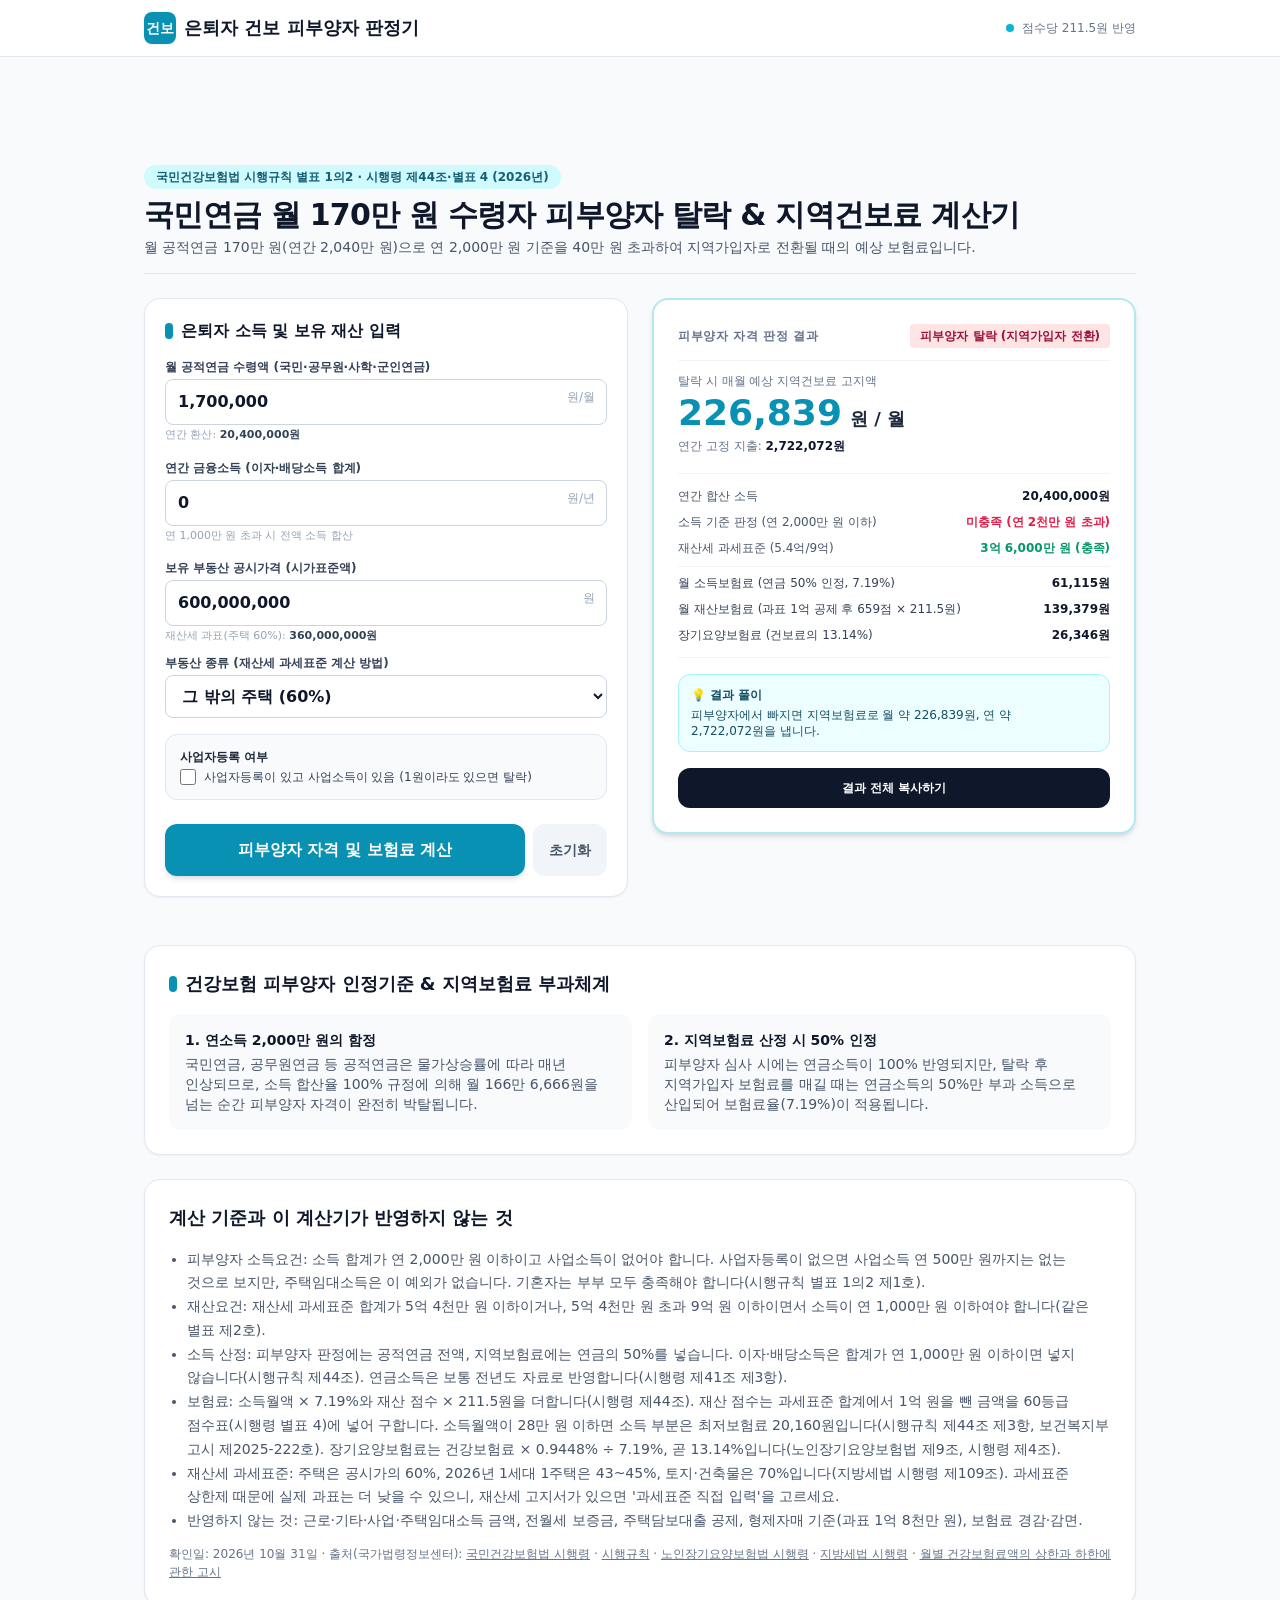
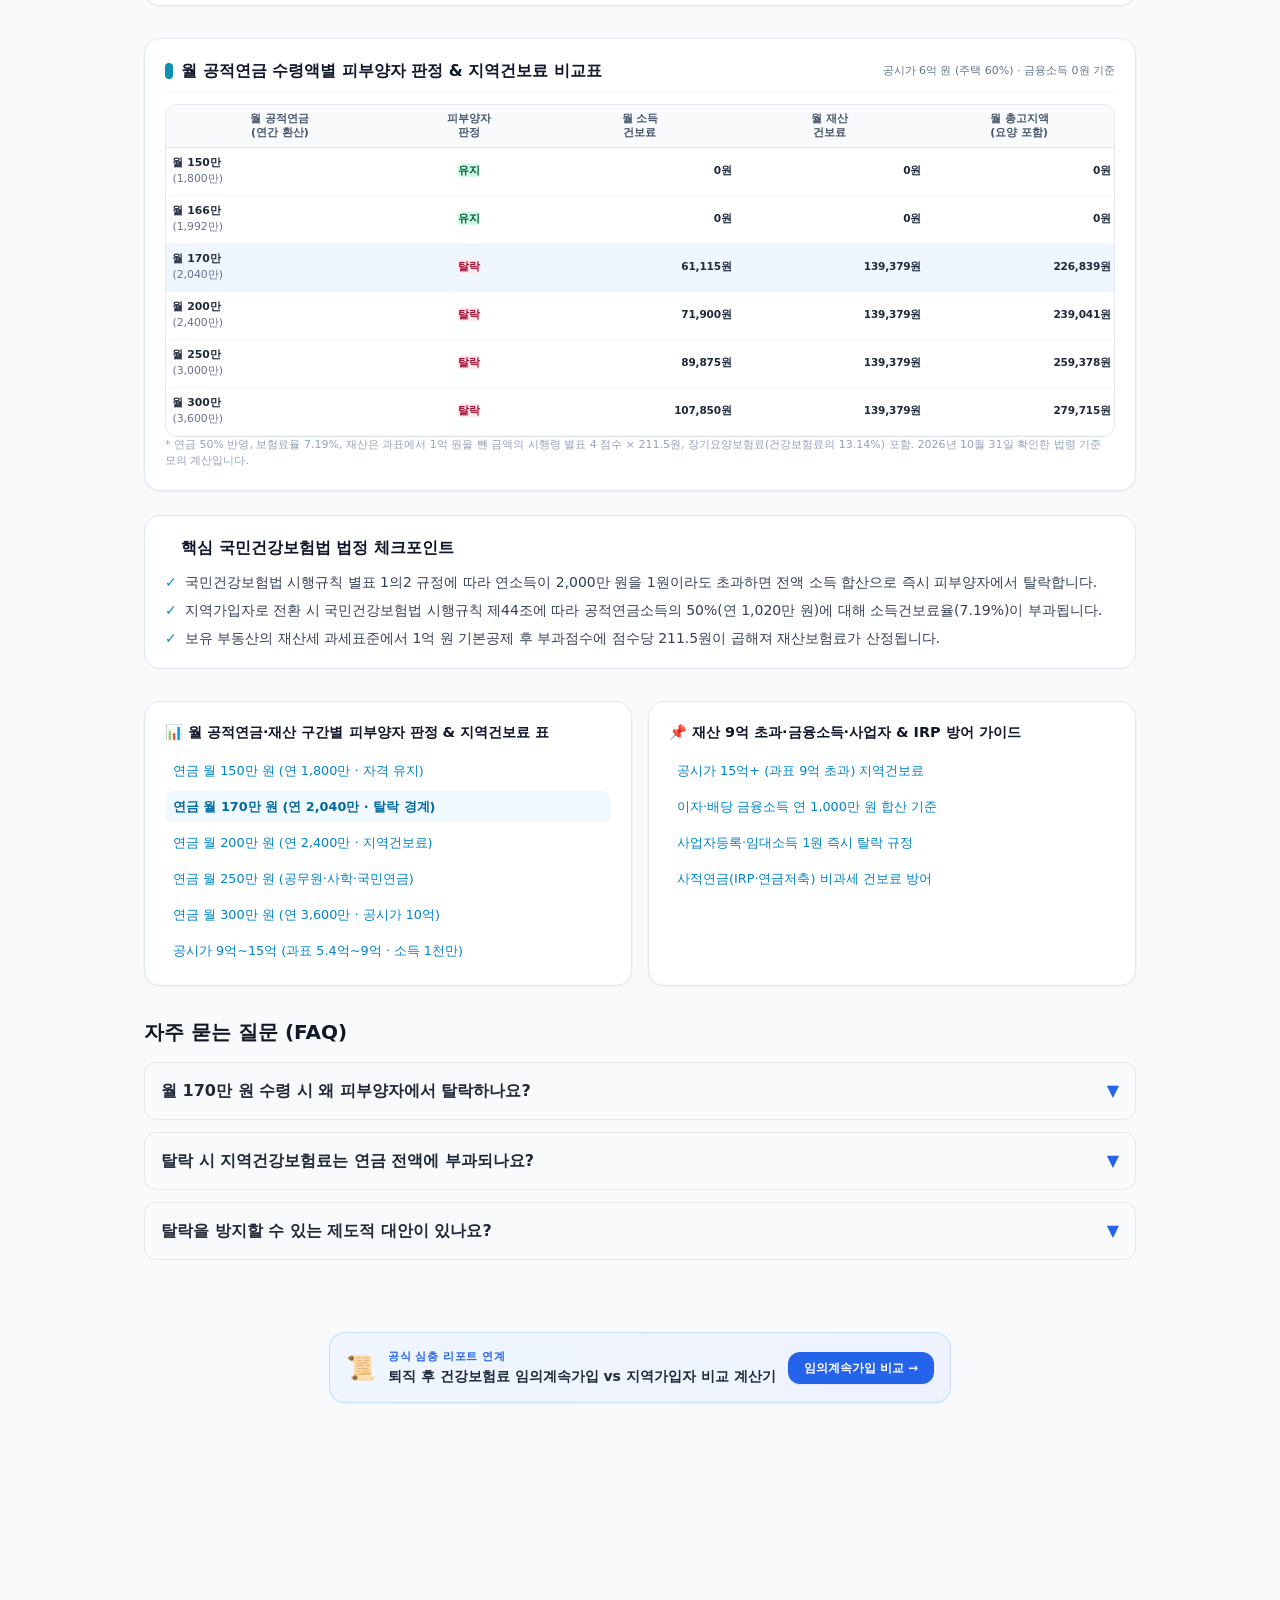
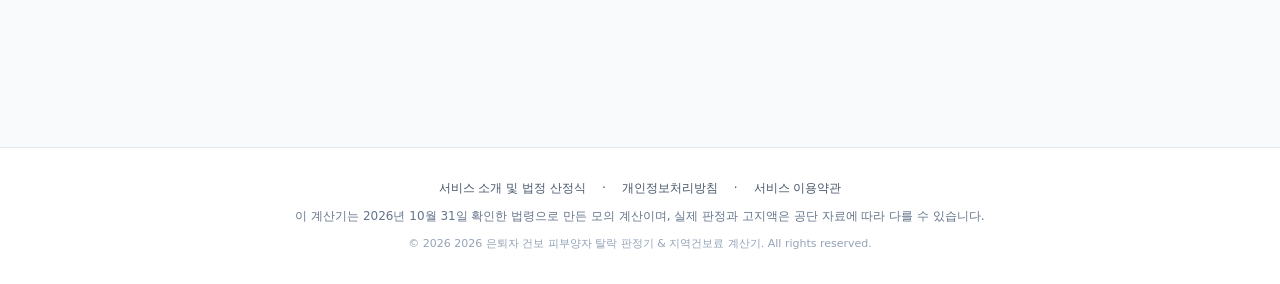
<file: pension-170.html>
<!DOCTYPE html>
<html lang="ko">
<head>
    <meta charset="utf-8"/>
    <meta content="width=device-width, initial-scale=1.0" name="viewport"/>
    <link rel="preconnect" href="https://pagead2.googlesyndication.com">
    <title>국민연금 월 170만원 건보 피부양자 탈락 | 지역건보료 계산</title>
    <meta content="월 연금 170만원(연 2,040만원)으로 연 2,000만원 기준 초과 시 부과되는 월 지역건강보험료를 계산합니다." name="description"/>
    <meta content="2026 건강보험 피부양자 자격 조건, 건보료 피부양자 탈락 2000만원, 국민연금 건보료 피부양자 박탈, 지역가입자 건강보험료 점수 계산, 피부양자 재산세 과세표준 5.4억" name="keywords"/>
    <meta name="robots" content="noindex, follow">
    <link href="https://health-dependent.enjoy-onepage.com/pension-170.html" rel="canonical"/>
    <meta content="website" property="og:type"/>
    <meta content="ko_KR" property="og:locale"/>
    <meta content="https://health-dependent.enjoy-onepage.com/pension-170.html" property="og:url"/>
    <meta content="2026 건보 피부양자 & 지역보험료 계산기" property="og:site_name"/>
    <meta content="국민연금 월 170만원 건보 피부양자 탈락 | 지역건보료 계산" property="og:title"/>
    <meta content="월 연금 170만원(연 2,040만원)으로 연 2,000만원 기준 초과 시 부과되는 월 지역건강보험료를 계산합니다." property="og:description"/>
    <meta content="https://health-dependent.enjoy-onepage.com/og-image.png" property="og:image"/>
    <meta content="summary_large_image" name="twitter:card"/>
    <meta content="국민연금 월 170만원 건보 피부양자 탈락 | 지역건보료 계산" name="twitter:title"/>
    <meta content="월 연금 170만원(연 2,040만원)으로 연 2,000만원 기준 초과 시 부과되는 월 지역건강보험료를 계산합니다." name="twitter:description"/>
    <meta content="https://health-dependent.enjoy-onepage.com/og-image.png" name="twitter:image"/>
    <link href="/favicon.ico" rel="icon" type="image/x-icon"/>
    <link href="/icon.png" rel="apple-touch-icon"/>
    <link rel="stylesheet" href="./style.css">
    <script async="" crossorigin="anonymous" src="https://pagead2.googlesyndication.com/pagead/js/adsbygoogle.js?client=ca-pub-2228289204702106"></script>
    <style id="layout-shield">
      html, body { max-width: 100%; overflow-x: hidden; }
      .manual-ad-box { width: 100%; max-width: 960px; margin-left: auto; margin-right: auto; text-align: center; overflow: hidden; }
      .manual-ad-box ins { max-width: 100% !important; overflow: hidden !important; }
      :focus-visible { outline: 2px solid #3b82f6 !important; outline-offset: 2px !important; }
      input:focus-visible, select:focus-visible, textarea:focus-visible, button:focus-visible { outline: 2px solid #2563eb !important; outline-offset: 1px !important; }
      /* Remodel components */
      .extra-section { margin-top: 2rem; margin-bottom: 2rem; }
      .extra-table-wrap { width: 100%; border-radius: 0.75rem; border: 1px solid #e2e8f0; background: #fff; overflow: hidden; }
      .extra-table { table-layout: fixed; width: 100%; border-collapse: collapse; text-align: right; word-break: keep-all; }
      .extra-table th { background: #f8fafc; color: #475569; font-size: 0.68rem; font-weight: 700; padding: 0.45rem 0.2rem; border-bottom: 1px solid #e2e8f0; text-align: center; line-height: 1.25; }
      .extra-table td { padding: 0.45rem 0.2rem; border-bottom: 1px solid #f1f5f9; color: #1e293b; font-size: 0.68rem; }
      .extra-table td.td-col1 { text-align: left; font-weight: 600; padding-left: 0.4rem; }
      .extra-table td.td-val { font-size: 0.66rem; font-weight: 600; letter-spacing: -0.02em; }
      .extra-table tr.active-preset { background: #eff6ff; font-weight: 700; }
      .checkpoints-card { background: #fff; border: 1px solid #e2e8f0; border-radius: 1rem; padding: 1.25rem; margin-top: 1.5rem; }
      .sublinks-section { margin-top: 2rem; margin-bottom: 2rem; }
      .sublinks-grid { display: grid; grid-template-columns: 1fr; gap: 1rem; }
      @media (min-width: 768px) { .sublinks-grid { grid-template-columns: 1fr 1fr; } }
      .sublinks-card { background: #fff; border: 1px solid #e2e8f0; border-radius: 1rem; padding: 1.25rem; box-shadow: 0 1px 2px 0 rgba(0, 0, 0, 0.05); }
      .sublinks-card h3 { font-size: 0.9rem; font-weight: 700; color: #0f172a; margin-bottom: 0.75rem; display: flex; align-items: center; gap: 0.5rem; }
      .sublinks-card ul { display: flex; flex-direction: column; gap: 0.35rem; list-style: none; padding: 0; margin: 0; }
      .sublink-item a { display: block; font-size: 0.8rem; color: #0284c7; text-decoration: none; padding: 0.35rem 0.5rem; border-radius: 0.5rem; transition: background 0.15s; word-break: keep-all; }
      .sublink-item a:hover { background: #f0f9ff; text-decoration: underline; }
      .sublink-item a.current-page { font-weight: 700; color: #0369a1; background: #f0f9ff; }
    </style>
    <style id="mobile-hardening-shield">
      body, h1, h2, h3, h4, p, span, label { word-break: keep-all; overflow-wrap: break-word; }
      button, [role="button"], a.btn { white-space: nowrap; word-break: keep-all; }
      @media (max-width: 640px) {
        input, select, textarea { font-size: 16px !important; }
        button, [role="button"], a.btn { min-height: 44px; }
      }
    </style>

    <script type="application/ld+json">
{
  "@context": "https://schema.org",
  "@graph": [
    {
      "@type": "WebApplication",
      "@id": "https://health-dependent.enjoy-onepage.com/pension-170.html#webapp",
      "name": "국민연금 월 170만원 건보 피부양자 탈락 | 지역건보료 계산",
      "url": "https://health-dependent.enjoy-onepage.com/pension-170.html",
      "applicationCategory": "UtilityApplication",
      "operatingSystem": "All",
      "browserRequirements": "Requires JavaScript. Requires HTML5.",
      "description": "월 연금 170만원(연 2,040만원)으로 연 2,000만원 기준 초과 시 부과되는 월 지역건강보험료를 계산합니다.",
      "image": "https://health-dependent.enjoy-onepage.com/og-image.png",
      "offers": {
        "@type": "Offer",
        "price": "0",
        "priceCurrency": "KRW"
      }
    },
    {
      "@type": "FAQPage",
      "@id": "https://health-dependent.enjoy-onepage.com/pension-170.html#faq",
      "mainEntity": [
        {
          "@type": "Question",
          "name": "월 170만 원 수령 시 왜 피부양자에서 탈락하나요?",
          "acceptedAnswer": {
            "@type": "Answer",
            "text": "연간 연금 수령액이 2,040만 원으로 법정 기준선인 연간 2,000만 원을 40만 원 초과하기 때문에 전액 탈락 처리됩니다."
          }
        },
        {
          "@type": "Question",
          "name": "탈락 시 지역건강보험료는 연금 전액에 부과되나요?",
          "acceptedAnswer": {
            "@type": "Answer",
            "text": "아닙니다. 국민건강보험법 시행규칙 제44조에 따라 공적연금소득은 50%만 부과대상 소득으로 산입되어 보험료율이 적용됩니다."
          }
        },
        {
          "@type": "Question",
          "name": "탈락을 방지할 수 있는 제도적 대안이 있나요?",
          "acceptedAnswer": {
            "@type": "Answer",
            "text": "공적연금 조기노령연금 신청으로 지급률을 감액 수령하거나 사적연금(IRP 등) 비과세 소득을 활용하는 방안이 있습니다."
          }
        }
      ]
    }
  ]
}
    </script>

<script id="math-guard">
// Global Math & DOM Output Guard: prevents NaN / Infinity leaks to UI
(function() {
  const origToLocaleString = Number.prototype.toLocaleString;
  Number.prototype.toLocaleString = function(locales, options) {
    if (!Number.isFinite(this.valueOf())) return '0';
    return origToLocaleString.call(this, locales, options);
  };
  const origToFixed = Number.prototype.toFixed;
  Number.prototype.toFixed = function(digits) {
    if (!Number.isFinite(this.valueOf())) return '0';
    return origToFixed.call(this, digits);
  };
})();
</script>
<style id="ad-cls-shield">
  .ad-bottom { min-height: 280px !important; }
  .ad-bottom ins { min-height: 280px !important; }
</style>
<!-- KIRO:VALUES START -->
<script type="application/json" id="kiro-values">{"app":"health-dependent-calc","valid_until":"2026-12-31","soft_days":60,"hard_days":120,"grace_days":31,"status":"unverified","note":"이 페이지의 보험료율과 기준 금액은 2026년 기준","values":{}}</script>
<script>/* Kiro value guard v1 (2026-11-01). Values come from #kiro-values, written by the home server's value watcher.
   window.KIRO_V = values in force today (a scheduled "next" set applies from its date).
   Elements carrying data-v (value or =expression) and data-f (format) are re-rendered from those values;
   a notice appears when the values are stale. */
(function (W, doc) {
  var D, V = {}, today, NEXT = false;
  function ymd(s) { var m = /^(\d{4})-(\d{2})-(\d{2})/.exec(s || ''); return m ? [+m[1], +m[2], +m[3]] : null; }
  function num(a) { return a ? a[0] * 10000 + a[1] * 100 + a[2] : 0; }
  function dayIndex(a) { return Math.floor(Date.UTC(a[0], a[1] - 1, a[2]) / 86400000); }
  function own(o, k) { return Object.prototype.hasOwnProperty.call(o, k); }
  try {
    var el = doc.getElementById('kiro-values');
    if (!el) return;
    D = JSON.parse(el.textContent || '{}');
    var d = new Date();
    today = [d.getFullYear(), d.getMonth() + 1, d.getDate()];
    var base = D.values || {}, k;
    for (k in base) if (own(base, k)) V[k] = base[k];
    if (D.next && D.next.values && ymd(D.next.from) && num(today) >= num(ymd(D.next.from))) {
      for (k in D.next.values) if (own(D.next.values, k)) V[k] = D.next.values[k];
      NEXT = true;
    }
    V._checked = D.checked || '';
  } catch (e) { return; }
  function lookup(p) {
    var o = V, parts = String(p).split('/');
    for (var i = 0; i < parts.length; i++) { if (o === null || typeof o !== 'object' || !own(o, parts[i])) return undefined; o = o[parts[i]]; }
    return o;
  }
  function fix(x, n) {
    var p = Math.pow(10, n), r = Math.floor(Math.abs(x) * p + 0.5), s = String(r);
    if (n) { while (s.length <= n) s = '0' + s; s = s.slice(0, -n) + '.' + s.slice(-n); }
    return (x < 0 && r ? '-' : '') + s;
  }
  function grp(s) {
    var neg = s.charAt(0) === '-', t = neg ? s.slice(1) : s, parts = t.split('.');
    parts[0] = parts[0].replace(/\B(?=(\d{3})+(?!\d))/g, ',');
    return (neg ? '-' : '') + parts.join('.');
  }
  function usd(x) {
    var r = Math.floor(Math.abs(x) * 1000 + 0.5);
    if (r % 1000 === 0) return '$' + grp(String(r / 1000));
    var s = fix(x, 3);
    if (s.slice(-1) === '0') s = s.slice(0, -1);
    return '$' + grp(s);
  }
  function F(v, f) {
    if (v === undefined || v === null || v === '') return null;
    var a;
    switch (f) {
      case 'int': return grp(fix(+v, 0));
      case 'won': return grp(fix(+v, 0)) + '원';
      case 'pct0': return fix(+v, 0) + '%';
      case 'pct1': return fix(+v, 1) + '%';
      case 'pct2': return fix(+v, 2) + '%';
      case 'pctx': a = fix(+v, 2); return (a.slice(-1) === '0' ? a.slice(0, -1) : a) + '%';
      case 'num1': return grp(fix(+v, 1));
      case 'num2': return grp(fix(+v, 2));
      case 'usd': return usd(+v);
      case 'usd2': return '$' + grp(fix(+v, 2));
      case 'date': a = ymd(v); return a ? a[0] + '년 ' + a[1] + '월 ' + a[2] + '일' : null;
      case 'ym': a = ymd(v); return a ? a[0] + '년 ' + a[1] + '월' : null;
      case 'y': a = ymd(v); return a ? String(a[0]) : null;
      case 'md': a = ymd(v); return a ? a[1] + '월 ' + a[2] + '일' : null;
      default: return String(v);
    }
  }
  var FN = {
    round: function (x, n) { var p = Math.pow(10, n || 0); return Math.floor(Math.abs(x) * p + 0.5) / p * (x < 0 ? -1 : 1); },
    floor: Math.floor, ceil: Math.ceil, min: Math.min, max: Math.max, abs: Math.abs
  };
  function ev(expr) {
    expr = String(expr || '');
    if (expr.charAt(0) !== '=') return lookup(expr);
    var body = expr.slice(1);
    if (!/^[\w\s.+\-*\/(),]*$/.test(body)) return undefined;
    var js = body.replace(/[A-Za-z_]\w*/g, function (n) { return own(FN, n) ? 'F.' + n : 'L(' + JSON.stringify(n) + ')'; });
    try { var r = Function('F', 'L', 'return (' + js + ');')(FN, lookup); return (typeof r === 'number' && isFinite(r)) ? r : undefined; }
    catch (e) { return undefined; }
  }
  function render() {
    var els = doc.querySelectorAll('[data-v]');
    for (var i = 0; i < els.length; i++) {
      var t = F(ev(els[i].getAttribute('data-v')), els[i].getAttribute('data-f') || 'raw');
      if (t !== null && els[i].textContent !== t) els[i].textContent = t;
    }
  }
  function notice() {
    var level = 0, msg = '', t = dayIndex(today), vu = ymd(D.valid_until), ck = ymd(D.checked);
    if (vu && num(today) > num(vu)) {
      level = (t - dayIndex(vu) > (D.grace_days || 31)) ? 2 : 1;
      msg = (D.note ? D.note + '입니다. ' : '') + '그 뒤 바뀐 기준은 아직 반영하지 못해 계산 결과가 다를 수 있어요.';
    } else if (D.status === 'pending') {
      level = 1;
      msg = D.pending_note || '공식 기준이 바뀐 것으로 보여 새 값을 확인하고 있어요. 계산 결과가 다를 수 있어요.';
    } else if (ck && D.status === 'ok') {
      var age = t - dayIndex(ck);
      if (age > (D.hard_days || 120)) level = 2; else if (age > (D.soft_days || 60)) level = 1;
      if (level) msg = '이 페이지의 값은 ' + F(D.checked, 'date') + '에 공식 자료로 확인한 것이에요. 그 뒤 바뀌었을 수 있어요.';
    }
    W.KIRO_STALE = level;
    if (!level) return;
    if (level === 2) msg += ' 정확한 금액은 공식 기관에서 확인하세요.';
    var box = doc.createElement('div');
    box.id = 'kiro-fresh';
    box.setAttribute('role', 'status');
    box.style.cssText = 'box-sizing:border-box;width:calc(100% - 24px);max-width:1080px;margin:12px auto;padding:10px 14px;' +
      'border:1px solid #f59e0b;border-radius:10px;background:#fffbeb;color:#78350f;font-size:14px;line-height:1.6;word-break:keep-all;text-align:left';
    box.textContent = '\u26a0\ufe0f ' + msg;
    var h = doc.querySelector('body > header') || doc.querySelector('header'), m = doc.querySelector('main');
    if (h && h.parentNode) h.parentNode.insertBefore(box, h.nextSibling);
    else if (m && m.parentNode) m.parentNode.insertBefore(box, m);
    else doc.body.insertBefore(box, doc.body.firstChild);
    if (level === 2 && D.hide) {
      for (var i = 0; i < D.hide.length; i++) {
        var hs = doc.querySelectorAll(D.hide[i]);
        for (var j = 0; j < hs.length; j++) hs[j].style.display = 'none';
      }
    }
  }
  W.KIRO_V = V; W.KIRO_VALUES = D; W.KIRO_FMT = F; W.KIRO_EVAL = ev; W.KIRO_NEXT = NEXT;
  function go() { try { render(); } catch (e) {} try { notice(); } catch (e2) {} }
  if (doc.readyState === 'loading') doc.addEventListener('DOMContentLoaded', go); else go();
})(window, document);</script>
<!-- KIRO:VALUES END -->
</head>
<body class="bg-slate-50 text-slate-800 antialiased font-sans min-h-screen flex flex-col justify-between">
    <header class="bg-white border-b border-slate-200 sticky top-0 z-50">
        <div class="max-w-5xl mx-auto px-4 py-3 flex items-center justify-between">
            <a class="flex items-center gap-2 text-slate-900 font-bold text-lg hover:text-cyan-600 transition" href="/">
                <span class="w-8 h-8 rounded-lg bg-cyan-600 text-white flex items-center justify-center font-black text-sm shadow-sm">건보</span>
                <span>은퇴자 건보 피부양자 판정기</span>
            </a>
            <div class="flex items-center gap-2 text-xs text-slate-500 font-medium">
                <span class="inline-block w-2 h-2 rounded-full bg-cyan-500"></span> 점수당 211.5원 반영
            </div>
        </div>
    </header>

    <!-- Top Ad Banner -->
    <div class="manual-ad-box ad-top-banner" style="width: 100%; max-width: 960px; margin: 8px auto 16px; text-align: center;">
        <ins class="adsbygoogle" data-ad-client="ca-pub-2228289204702106" data-ad-format="horizontal" data-ad-slot="3824727725" data-full-width-responsive="true" style="display:inline-block;width:100%;height:60px;"></ins>
        <script>(adsbygoogle = window.adsbygoogle || []).push({});</script>
    </div>

    <!-- PAGE:HERO START -->
    <section class="max-w-5xl mx-auto px-4 pt-4 pb-2 w-full">
        <div class="border-b border-slate-200 pb-4">
            <div class="inline-flex items-center gap-1.5 px-3 py-1 rounded-full text-xs font-semibold bg-cyan-100 text-cyan-800 mb-2">
                <span>국민건강보험법 시행규칙 별표 1의2 · 시행령 제44조·별표 4 (2026년)</span>
            </div>
            <h1 class="text-2xl sm:text-3xl font-extrabold text-slate-900 tracking-tight">
                국민연금 월 170만 원 수령자 피부양자 탈락 & 지역건보료 계산기
            </h1>
            <p class="text-slate-600 text-sm mt-1">
                월 공적연금 170만 원(연간 2,040만 원)으로 연 2,000만 원 기준을 40만 원 초과하여 지역가입자로 전환될 때의 예상 보험료입니다.
            </p>
        </div>
    </section>
    <!-- PAGE:HERO END -->

    <main class="max-w-5xl mx-auto px-4 py-4 w-full flex-grow">
        <div class="grid grid-cols-1 lg:grid-cols-12 gap-6 items-start">
            <!-- Left: Inputs (6 cols) -->
            <section class="lg:col-span-6 bg-white rounded-2xl p-5 shadow-sm border border-slate-200 space-y-4">
                <h2 class="text-base font-bold text-slate-900 flex items-center gap-2">
                    <span class="w-2 h-4 bg-cyan-600 rounded-full"></span>
                    은퇴자 소득 및 보유 재산 입력
                </h2>

                <div>
                    <label class="block text-xs font-semibold text-slate-700 mb-1" for="monthlyPension">월 공적연금 수령액 (국민·공무원·사학·군인연금)</label>
                    <div class="relative">
                        <input type="text" id="monthlyPension" value="1,700,000" class="w-full px-3 py-2.5 bg-white border border-slate-300 rounded-lg text-slate-900 font-bold text-base focus:ring-2 focus:ring-cyan-500" placeholder="예: 1,800,000">
                        <span class="absolute right-3 top-2.5 text-xs text-slate-400 font-normal">원/월</span>
                    </div>
                    <span class="text-[11px] text-slate-400 mt-0.5 block">연간 환산: <span id="annualPensionText" class="font-semibold text-slate-700">20,400,000원</span></span>
                </div>

                <div>
                    <label class="block text-xs font-semibold text-slate-700 mb-1" for="annualFinanceIncome">연간 금융소득 (이자·배당소득 합계)</label>
                    <div class="relative">
                        <input type="text" id="annualFinanceIncome" value="0" class="w-full px-3 py-2.5 bg-white border border-slate-300 rounded-lg text-slate-900 font-bold text-base focus:ring-2 focus:ring-cyan-500" placeholder="예: 0">
                        <span class="absolute right-3 top-2.5 text-xs text-slate-400 font-normal">원/년</span>
                    </div>
                    <span class="text-[11px] text-slate-400 mt-0.5 block">연 1,000만 원 초과 시 전액 소득 합산</span>
                </div>

                <div>
                    <label class="block text-xs font-semibold text-slate-700 mb-1" for="propertyPrice" id="propertyLabel">보유 부동산 공시가격 (시가표준액)</label>
                    <div class="relative">
                        <input type="text" id="propertyPrice" value="600,000,000" class="w-full px-3 py-2.5 bg-white border border-slate-300 rounded-lg text-slate-900 font-bold text-base focus:ring-2 focus:ring-cyan-500" placeholder="예: 800,000,000">
                        <span class="absolute right-3 top-2.5 text-xs text-slate-400 font-normal">원</span>
                    </div>
                    <span class="text-[11px] text-slate-400 mt-0.5 block">재산세 과표(<span id="fmvText">주택 60%</span>): <span id="taxBaseText" class="font-semibold text-slate-700">360,000,000원</span></span>
                    <label class="block text-xs font-semibold text-slate-700 mb-1" for="propType" style="margin-top:10px">부동산 종류 (재산세 과세표준 계산 방법)</label>
                    <select id="propType" class="w-full px-3 py-2.5 bg-white border border-slate-300 rounded-lg text-slate-900 font-bold text-base focus:ring-2 focus:ring-cyan-500">
                        <option value="one">1세대 1주택 (43~45%)</option>
                        <option value="house" selected>그 밖의 주택 (60%)</option>
                        <option value="land">토지·건축물 (70%)</option>
                        <option value="base">과세표준 직접 입력</option>
                    </select>
                </div>

                <div class="p-3.5 bg-slate-50 rounded-xl border border-slate-200">
                    <span class="text-xs font-bold text-slate-800 block mb-1">사업자등록 여부</span>
                    <label class="flex items-center gap-2 cursor-pointer mt-1">
                        <input type="checkbox" id="hasBizReg" class="w-4 h-4 text-cyan-600 rounded border-slate-300" aria-label="사업자등록과 사업소득이 있음">
                        <span class="text-xs text-slate-700">사업자등록이 있고 사업소득이 있음 (1원이라도 있으면 탈락)</span>
                    </label>
                </div>

                <div class="flex gap-2 pt-2">
                    <button id="calcBtn" type="button" class="flex-1 py-3.5 px-4 bg-cyan-600 hover:bg-cyan-700 text-white font-bold rounded-xl shadow-md transition text-base flex items-center justify-center gap-2 whitespace-nowrap">
                        피부양자 자격 및 보험료 계산
                    </button>
                    <button id="resetBtn" type="button" class="px-4 py-3.5 bg-slate-100 hover:bg-slate-200 text-slate-600 font-semibold rounded-xl transition text-sm whitespace-nowrap">
                        초기화
                    </button>
                </div>
            </section>

            <!-- Right: Decision Receipt (6 cols) -->
            <section class="lg:col-span-6 lg:sticky lg:top-20 space-y-4">
                <div class="bg-white rounded-2xl p-6 shadow-md border-2 border-cyan-500/30">
                    <div class="flex items-center justify-between border-b border-slate-100 pb-3 mb-3">
                        <span class="text-xs font-bold text-slate-500 uppercase tracking-wider">피부양자 자격 판정 결과</span>
                        <span id="qualBadge" class="text-xs font-black px-2.5 py-1 rounded bg-rose-100 text-rose-800">피부양자 탈락 (지역가입자 전환)</span>
                    </div>

                    <div class="mb-4">
                        <span class="text-xs text-slate-500 block mb-1">탈락 시 매월 예상 지역건보료 고지액</span>
                        <div class="flex items-baseline gap-2">
                            <span id="resTotalHealthBill" class="text-3xl sm:text-4xl font-black text-cyan-600">226,839</span>
                            <span class="text-lg font-bold text-slate-800">원 / 월</span>
                        </div>
                        <span class="text-xs text-slate-500">연간 고정 지출: <span id="resAnnualBill" class="font-bold text-slate-900">2,722,072원</span></span>
                    </div>

                    <!-- Breakdown Table -->
                    <div class="space-y-2.5 text-xs border-t border-b border-slate-100 py-3.5 mb-4">
                        <div class="flex justify-between text-slate-600">
                            <span>연간 합산 소득</span>
                            <span id="resTotalIncome" class="font-bold text-slate-900">20,400,000원</span>
                        </div>
                        <div class="flex justify-between text-slate-600">
                            <span>소득 기준 판정 (연 2,000만 원 이하)</span>
                            <span id="resIncomePass" class="font-bold text-rose-600">미충족 (연 2천만 원 초과)</span>
                        </div>
                        <div class="flex justify-between text-slate-600">
                            <span>재산세 과세표준 (5.4억/9억)</span>
                            <span id="resPropertyPass" class="font-bold text-emerald-600">3억 6,000만 원 (충족)</span>
                        </div>
                        <div class="flex justify-between text-slate-700 pt-2 border-t border-slate-100">
                            <span>월 소득보험료 (연금 50% 인정, 7.19%)</span>
                            <span id="resIncomeFee" class="font-bold text-slate-900">61,115원</span>
                        </div>
                        <div class="flex justify-between text-slate-700">
                            <span>월 재산보험료 (과표 1억 공제 후 <span id="propPointsText">659</span>점 × 211.5원)</span>
                            <span id="resPropertyFee" class="font-bold text-slate-900">139,379원</span>
                        </div>
                        <div class="flex justify-between text-slate-700">
                            <span>장기요양보험료 (건보료의 13.14%)</span>
                            <span id="resLtcFee" class="font-bold text-slate-900">26,346원</span>
                        </div>
                    </div>

                    <!-- Strategic Advice -->
                    <div id="adviceBox" class="p-3 bg-cyan-50 rounded-xl border border-cyan-200 text-xs text-cyan-900 space-y-1">
                        <span class="font-bold block">💡 결과 풀이</span>
                        <p id="adviceText">피부양자에서 빠지면 지역보험료로 월 약 226,839원, 연 약 2,722,072원을 냅니다.</p>
                    </div>

                    <button id="copyResultBtn" type="button" class="w-full mt-4 py-3 bg-slate-900 hover:bg-slate-800 text-white font-bold rounded-xl text-xs flex items-center justify-center gap-2 transition whitespace-nowrap">
                        결과 전체 복사하기
                    </button>
                </div>
            </section>
        </div>

        <!-- Guide -->
        <section class="mt-12 bg-white rounded-2xl p-6 shadow-sm border border-slate-200">
            <h2 class="text-lg font-bold text-slate-900 mb-4 flex items-center gap-2">
                <span class="w-2 h-4 bg-cyan-600 rounded-full"></span>
                건강보험 피부양자 인정기준 & 지역보험료 부과체계
            </h2>
            <div class="grid grid-cols-1 md:grid-cols-2 gap-4 text-xs sm:text-sm text-slate-600">
                <div class="p-4 bg-slate-50 rounded-xl">
                    <h3 class="font-bold text-slate-900 mb-1">1. 연소득 2,000만 원의 함정</h3>
                    <p>국민연금, 공무원연금 등 공적연금은 물가상승률에 따라 매년 인상되므로, 소득 합산율 100% 규정에 의해 월 166만 6,666원을 넘는 순간 피부양자 자격이 완전히 박탈됩니다.</p>
                </div>
                <div class="p-4 bg-slate-50 rounded-xl">
                    <h3 class="font-bold text-slate-900 mb-1">2. 지역보험료 산정 시 50% 인정</h3>
                    <p>피부양자 심사 시에는 연금소득이 100% 반영되지만, 탈락 후 지역가입자 보험료를 매길 때는 연금소득의 50%만 부과 소득으로 산입되어 보험료율(7.19%)이 적용됩니다.</p>
                </div>
            </div>
        </section>
    

                <!-- KIRO:HD-BASIS START -->
        <section class="bg-white rounded-2xl p-6 shadow-sm border border-slate-200" style="margin-top:24px">
            <h2 class="text-lg font-bold text-slate-900 mb-4">계산 기준과 이 계산기가 반영하지 않는 것</h2>
            <ul class="text-xs sm:text-sm text-slate-600" style="list-style:disc;padding-left:1.25em;line-height:1.7">
                <li>피부양자 소득요건: 소득 합계가 연 2,000만 원 이하이고 사업소득이 없어야 합니다. 사업자등록이 없으면 사업소득 연 500만 원까지는 없는 것으로 보지만, 주택임대소득은 이 예외가 없습니다. 기혼자는 부부 모두 충족해야 합니다(시행규칙 별표 1의2 제1호).</li>
                <li>재산요건: 재산세 과세표준 합계가 5억 4천만 원 이하이거나, 5억 4천만 원 초과 9억 원 이하이면서 소득이 연 1,000만 원 이하여야 합니다(같은 별표 제2호).</li>
                <li>소득 산정: 피부양자 판정에는 공적연금 전액, 지역보험료에는 연금의 50%를 넣습니다. 이자·배당소득은 합계가 연 1,000만 원 이하이면 넣지 않습니다(시행규칙 제44조). 연금소득은 보통 전년도 자료로 반영합니다(시행령 제41조 제3항).</li>
                <li>보험료: 소득월액 × 7.19%와 재산 점수 × 211.5원을 더합니다(시행령 제44조). 재산 점수는 과세표준 합계에서 1억 원을 뺀 금액을 60등급 점수표(시행령 별표 4)에 넣어 구합니다. 소득월액이 28만 원 이하면 소득 부분은 최저보험료 20,160원입니다(시행규칙 제44조 제3항, 보건복지부 고시 제2025-222호). 장기요양보험료는 건강보험료 × 0.9448% ÷ 7.19%, 곧 13.14%입니다(노인장기요양보험법 제9조, 시행령 제4조).</li>
                <li>재산세 과세표준: 주택은 공시가의 60%, 2026년 1세대 1주택은 43~45%, 토지·건축물은 70%입니다(지방세법 시행령 제109조). 과세표준 상한제 때문에 실제 과표는 더 낮을 수 있으니, 재산세 고지서가 있으면 '과세표준 직접 입력'을 고르세요.</li>
                <li>반영하지 않는 것: 근로·기타·사업·주택임대소득 금액, 전월세 보증금, 주택담보대출 공제, 형제자매 기준(과표 1억 8천만 원), 보험료 경감·감면.</li>
            </ul>
            <p style="margin-top:12px;font-size:12px;color:#64748b">확인일: 2026년 10월 31일 · 출처(국가법령정보센터): <a href="https://www.law.go.kr/법령/국민건강보험법시행령" target="_blank" rel="noopener" style="text-decoration:underline">국민건강보험법 시행령</a> · <a href="https://www.law.go.kr/법령/국민건강보험법시행규칙" target="_blank" rel="noopener" style="text-decoration:underline">시행규칙</a> · <a href="https://www.law.go.kr/법령/노인장기요양보험법시행령" target="_blank" rel="noopener" style="text-decoration:underline">노인장기요양보험법 시행령</a> · <a href="https://www.law.go.kr/법령/지방세법시행령" target="_blank" rel="noopener" style="text-decoration:underline">지방세법 시행령</a> · <a href="https://www.law.go.kr/행정규칙/월별건강보험료액의상한과하한에관한고시" target="_blank" rel="noopener" style="text-decoration:underline">월별 건강보험료액의 상한과 하한에 관한 고시</a></p>
        </section>
        <!-- KIRO:HD-BASIS END -->
        <!-- PAGE:EXTRA START -->
        <!-- Extra Statutory Analysis & Comparison Block -->
        <section class="extra-section space-y-6">
            <div class="bg-white rounded-2xl p-5 shadow-sm border border-slate-200">
                <div class="flex items-center justify-between mb-3 pb-2 border-b border-slate-100">
                    <h3 class="text-sm sm:text-base font-bold text-slate-900 flex items-center gap-2">
                        <span class="w-2 h-4 bg-cyan-600 rounded-full"></span>
                        월 공적연금 수령액별 피부양자 판정 & 지역건보료 비교표
                    </h3>
                    <span class="text-[11px] text-slate-500 font-medium">공시가 6억 원 (주택 60%) · 금융소득 0원 기준</span>
                </div>
                <div class="extra-table-wrap">
                    <table class="extra-table">
                        <thead>
                            <tr>
                                <th style="width: 24%;">월 공적연금<br>(연간 환산)</th>
                                <th style="width: 16%;">피부양자<br>판정</th>
                                <th style="width: 20%;">월 소득<br>건보료</th>
                                <th style="width: 20%;">월 재산<br>건보료</th>
                                <th style="width: 20%;">월 총고지액<br>(요양 포함)</th>
                            </tr>
                        </thead>
                        <tbody>
            <tr>
                <td class="td-col1">월 150만<br><span class="text-[10px] text-slate-500 font-normal">(1,800만)</span></td>
                <td style="text-align:center;"><span class="px-1.5 py-0.5 rounded text-[11px] font-bold bg-emerald-100 text-emerald-800">유지</span></td>
                <td class="td-val">0원</td>
                <td class="td-val">0원</td>
                <td class="td-val font-bold text-cyan-700">0원</td>
            </tr>
            <tr>
                <td class="td-col1">월 166만<br><span class="text-[10px] text-slate-500 font-normal">(1,992만)</span></td>
                <td style="text-align:center;"><span class="px-1.5 py-0.5 rounded text-[11px] font-bold bg-emerald-100 text-emerald-800">유지</span></td>
                <td class="td-val">0원</td>
                <td class="td-val">0원</td>
                <td class="td-val font-bold text-cyan-700">0원</td>
            </tr>
            <tr class="active-preset">
                <td class="td-col1">월 170만<br><span class="text-[10px] text-slate-500 font-normal">(2,040만)</span></td>
                <td style="text-align:center;"><span class="px-1.5 py-0.5 rounded text-[11px] font-bold bg-rose-100 text-rose-800">탈락</span></td>
                <td class="td-val">61,115원</td>
                <td class="td-val">139,379원</td>
                <td class="td-val font-bold text-cyan-700">226,839원</td>
            </tr>
            <tr>
                <td class="td-col1">월 200만<br><span class="text-[10px] text-slate-500 font-normal">(2,400만)</span></td>
                <td style="text-align:center;"><span class="px-1.5 py-0.5 rounded text-[11px] font-bold bg-rose-100 text-rose-800">탈락</span></td>
                <td class="td-val">71,900원</td>
                <td class="td-val">139,379원</td>
                <td class="td-val font-bold text-cyan-700">239,041원</td>
            </tr>
            <tr>
                <td class="td-col1">월 250만<br><span class="text-[10px] text-slate-500 font-normal">(3,000만)</span></td>
                <td style="text-align:center;"><span class="px-1.5 py-0.5 rounded text-[11px] font-bold bg-rose-100 text-rose-800">탈락</span></td>
                <td class="td-val">89,875원</td>
                <td class="td-val">139,379원</td>
                <td class="td-val font-bold text-cyan-700">259,378원</td>
            </tr>
            <tr>
                <td class="td-col1">월 300만<br><span class="text-[10px] text-slate-500 font-normal">(3,600만)</span></td>
                <td style="text-align:center;"><span class="px-1.5 py-0.5 rounded text-[11px] font-bold bg-rose-100 text-rose-800">탈락</span></td>
                <td class="td-val">107,850원</td>
                <td class="td-val">139,379원</td>
                <td class="td-val font-bold text-cyan-700">279,715원</td>
            </tr>
                        </tbody>
                    </table>
                </div>
                <p class="text-[11px] text-slate-400 mt-2">* 연금 50% 반영, 보험료율 7.19%, 재산은 과표에서 1억 원을 뺀 금액의 시행령 별표 4 점수 × 211.5원, 장기요양보험료(건강보험료의 13.14%) 포함. 2026년 10월 31일 확인한 법령 기준 모의 계산입니다.</p>
            </div>

            <div class="checkpoints-card">
                <h3 class="text-sm sm:text-base font-bold text-slate-900 mb-3 flex items-center gap-2">
                    <span class="w-2 h-4 bg-indigo-600 rounded-full"></span>
                    핵심 국민건강보험법 법정 체크포인트
                </h3>
                <ul class="text-xs sm:text-sm text-slate-700 space-y-2">
                <li class="flex items-start gap-2"><span class="text-cyan-600 font-bold shrink-0">✓</span><span>국민건강보험법 시행규칙 별표 1의2 규정에 따라 연소득이 2,000만 원을 1원이라도 초과하면 전액 소득 합산으로 즉시 피부양자에서 탈락합니다.</span></li>
                <li class="flex items-start gap-2"><span class="text-cyan-600 font-bold shrink-0">✓</span><span>지역가입자로 전환 시 국민건강보험법 시행규칙 제44조에 따라 공적연금소득의 50%(연 1,020만 원)에 대해 소득건보료율(7.19%)이 부과됩니다.</span></li>
                <li class="flex items-start gap-2"><span class="text-cyan-600 font-bold shrink-0">✓</span><span>보유 부동산의 재산세 과세표준에서 1억 원 기본공제 후 부과점수에 점수당 211.5원이 곱해져 재산보험료가 산정됩니다.</span></li>
                </ul>
            </div>
        </section>
        <!-- PAGE:EXTRA END -->

        <!-- PAGE:SUBLINKS START -->
        <!-- Navigation Sublinks -->
        <section class="sublinks-section">
            <div class="sublinks-grid">
                <div class="sublinks-card">
                    <h3>📊 월 공적연금·재산 구간별 피부양자 판정 & 지역건보료 표</h3>
                    <ul>
                        <li class="sublink-item"><a href="/pension-150.html">연금 월 150만 원 (연 1,800만 · 자격 유지)</a></li>
                        <li class="sublink-item"><a href="/pension-170.html" class="current-page" aria-current="page">연금 월 170만 원 (연 2,040만 · 탈락 경계)</a></li>
                        <li class="sublink-item"><a href="/pension-200.html">연금 월 200만 원 (연 2,400만 · 지역건보료)</a></li>
                        <li class="sublink-item"><a href="/pension-250.html">연금 월 250만 원 (공무원·사학·국민연금)</a></li>
                        <li class="sublink-item"><a href="/pension-300.html">연금 월 300만 원 (연 3,600만 · 공시가 10억)</a></li>
                        <li class="sublink-item"><a href="/prop-900m-limit.html">공시가 9억~15억 (과표 5.4억~9억 · 소득 1천만)</a></li>
                    </ul>
                </div>
                <div class="sublinks-card">
                    <h3>📌 재산 9억 초과·금융소득·사업자 & IRP 방어 가이드</h3>
                    <ul>
                        <li class="sublink-item"><a href="/prop-1500m-over.html">공시가 15억+ (과표 9억 초과) 지역건보료</a></li>
                        <li class="sublink-item"><a href="/guide-finance-income-10m.html">이자·배당 금융소득 연 1,000만 원 합산 기준</a></li>
                        <li class="sublink-item"><a href="/guide-business-income-zero.html">사업자등록·임대소득 1원 즉시 탈락 규정</a></li>
                        <li class="sublink-item"><a href="/guide-irp-private-pension.html">사적연금(IRP·연금저축) 비과세 건보료 방어</a></li>
                    </ul>
                </div>
            </div>
        </section>
        <!-- PAGE:SUBLINKS END -->


  
    <!-- ADSENSE START: mid -->
<div class="ad-box ad-mid" style="max-width:1080px;margin:16px auto;padding:0 14px;text-align:center;">
  <ins class="adsbygoogle" style="display:block" data-ad-client="ca-pub-2228289204702106" data-ad-slot="1186914926" data-ad-format="auto" data-full-width-responsive="true"></ins>
  <script>(adsbygoogle = window.adsbygoogle || []).push({});</script>
</div>
<!-- ADSENSE END: mid -->

<!-- E-E-A-T FAQ Section (16-5 헌법 준수) -->
    <section class="mt-8 mb-8 space-y-3">
      <h2 class="text-xl font-bold text-gray-900 mb-4">자주 묻는 질문 (FAQ)</h2>
      <!-- PAGE:FAQ START -->
      <details class="bg-gray-50 p-4 rounded-xl border border-gray-200 group">
        <summary class="font-bold text-gray-800 cursor-pointer list-none flex justify-between items-center">
          <span>월 170만 원 수령 시 왜 피부양자에서 탈락하나요?</span>
          <span class="text-blue-600 group-open:rotate-180 transition transform">▼</span>
        </summary>
        <p class="mt-3 text-gray-600 text-xs leading-relaxed">
          연간 연금 수령액이 2,040만 원으로 법정 기준선인 연간 2,000만 원을 40만 원 초과하기 때문에 전액 탈락 처리됩니다.
        </p>
      </details>
      <details class="bg-gray-50 p-4 rounded-xl border border-gray-200 group">
        <summary class="font-bold text-gray-800 cursor-pointer list-none flex justify-between items-center">
          <span>탈락 시 지역건강보험료는 연금 전액에 부과되나요?</span>
          <span class="text-blue-600 group-open:rotate-180 transition transform">▼</span>
        </summary>
        <p class="mt-3 text-gray-600 text-xs leading-relaxed">
          아닙니다. 국민건강보험법 시행규칙 제44조에 따라 공적연금소득은 50%만 부과대상 소득으로 산입되어 보험료율이 적용됩니다.
        </p>
      </details>
      <details class="bg-gray-50 p-4 rounded-xl border border-gray-200 group">
        <summary class="font-bold text-gray-800 cursor-pointer list-none flex justify-between items-center">
          <span>탈락을 방지할 수 있는 제도적 대안이 있나요?</span>
          <span class="text-blue-600 group-open:rotate-180 transition transform">▼</span>
        </summary>
        <p class="mt-3 text-gray-600 text-xs leading-relaxed">
          공적연금 조기노령연금 신청으로 지급률을 감액 수령하거나 사적연금(IRP 등) 비과세 소득을 활용하는 방안이 있습니다.
        </p>
      </details>
      <!-- PAGE:FAQ END -->
    </section>

  </main>

    <!-- 🔗 딥리서치 토픽 클러스터: 관련 전문 블로그 가이드 역링크 -->
    <section class="max-w-5xl mx-auto my-6 px-4">
      <div class="p-4 bg-gradient-to-r from-blue-50 to-indigo-50 rounded-2xl border border-blue-200/80 shadow-sm flex flex-col sm:flex-row items-center justify-between gap-3">
        <div class="flex items-center gap-3">
          <span class="text-2xl flex-shrink-0">📜</span>
          <div class="text-left">
            <div class="text-[11px] font-bold text-blue-600 uppercase tracking-wider">공식 심층 리포트 연계</div>
            <div class="text-xs sm:text-sm font-bold text-slate-800 leading-snug">퇴직 후 건강보험료 임의계속가입 vs 지역가입자 비교 계산기</div>
          </div>
        </div>
        <a href="https://retiree-health-insurance-calc.enjoy-onepage.com/" target="_blank" rel="noopener noreferrer" class="shrink-0 px-4 py-2 bg-blue-600 hover:bg-blue-700 text-white text-xs font-bold rounded-xl transition shadow-sm hover:shadow flex items-center gap-1.5">
          <span>임의계속가입 비교 →</span>
        </a>
      </div>
    </section>


    <!-- Bottom Large Ad Banner -->
    <div class="manual-ad-box ad-bottom-banner" style="width: 100%; max-width: 960px; margin: 24px auto 16px; text-align: center;min-height:280px;">
        <ins class="adsbygoogle" data-ad-client="ca-pub-2228289204702106" data-ad-format="auto" data-ad-slot="3416334507" data-full-width-responsive="true" style="display:block;min-height:280px;"></ins>
        <script>(adsbygoogle = window.adsbygoogle || []).push({});</script>
    </div>

    
    <footer class="bg-white border-t border-slate-200 py-8 px-4 text-center text-xs text-slate-500">
        <div class="max-w-5xl mx-auto space-y-3">
            <div class="flex flex-wrap justify-center gap-4 text-xs font-medium text-slate-600">
                <a class="hover:text-indigo-600 transition-colors" href="/about.html">서비스 소개 및 법정 산정식</a>
                <span>·</span>
                <a class="hover:text-indigo-600 transition-colors" href="/privacy.html">개인정보처리방침</a>
                <span>·</span>
                <a class="hover:text-indigo-600 transition-colors" href="/terms.html">서비스 이용약관</a>
            </div>
            <p>이 계산기는 2026년 10월 31일 확인한 법령으로 만든 모의 계산이며, 실제 판정과 고지액은 공단 자료에 따라 다를 수 있습니다.</p>
            <p class="text-[11px] text-slate-400">© 2026 2026 은퇴자 건보 피부양자 탈락 판정기 & 지역건보료 계산기. All rights reserved.</p>
        </div>
    </footer>


    <script>
        function parseNum(val) {
            if (!val) return 0;
            return parseInt(val.toString().replace(/,/g, ''), 10) || 0;
        }
        function fmtNum(n) {
            return Math.round(n).toLocaleString('ko-KR');
        }

        ['monthlyPension', 'annualFinanceIncome', 'propertyPrice'].forEach(id => {
            document.getElementById(id).addEventListener('input', (e) => {
                let v = parseNum(e.target.value);
                e.target.value = v ? v.toLocaleString('ko-KR') : '';
                calculate();
            });
        });

        // ---- 2026년 기준: 국가법령정보센터에서 2026년 10월 31일 확인 ----
        const RATE = 0.0719;              // 국민건강보험법 시행령 제44조 제1항: 보험료율 1만분의 719
        const POINT_WON = 211.5;          // 같은 조 제2항: 재산보험료부과점수당 금액 211.5원
        const LTC_RATIO = 0.9448 / 7.19;  // 노인장기요양보험법 제9조, 시행령 제4조: 장기요양보험료율 0.9448% ÷ 건강보험료율 7.19% (13.14%)
        const FLOOR = 20160;              // 지역가입자 월별 보험료 하한 (보건복지부 고시 제2025-222호)
        const CAP = 4591740;              // 지역가입자 월별 보험료 상한 (같은 고시)
        const DEFAULT_PROP_TYPE = 'house';
        // 시행령 별표 4 재산등급별 점수: [재산금액 상한(만원), 점수]. 778,124만 원 초과는 60등급 2,341점
        const PROP_GRADES = [[450, 22], [900, 44], [1350, 66], [1800, 97], [2250, 122], [2700, 146], [3150, 171], [3600, 195], [4050, 219], [4500, 244], [5020, 268], [5590, 294], [6220, 320], [6930, 344], [7710, 365], [8590, 386], [9570, 412], [10700, 439], [11900, 465], [13300, 490], [14800, 516], [16400, 535], [18300, 559], [20400, 586], [22700, 611], [25300, 637], [28100, 659], [31300, 681], [34900, 706], [38800, 731], [43200, 757], [48100, 785], [53600, 812], [59700, 841], [66500, 881], [74000, 921], [82400, 961], [91800, 1001], [103000, 1041], [114000, 1091], [127000, 1141], [142000, 1191], [158000, 1241], [176000, 1291], [196000, 1341], [218000, 1391], [242000, 1451], [270000, 1511], [300000, 1571], [330000, 1641], [363000, 1711], [399300, 1781], [439230, 1851], [483153, 1921], [531468, 1991], [584615, 2061], [643077, 2131], [707385, 2201], [778124, 2271]];
        function getPropertyPoints(amount) {
            if (amount <= 0) return 0;
            for (const [upper, pts] of PROP_GRADES) {
                if (amount <= upper * 10000) return pts;
            }
            return 2341;
        }
        // 재산세 과세표준 = 시가표준액 × 공정시장가액비율 (지방세법 시행령 제109조, 2026년)
        function fairRatioPct(type, price) {
            if (type === 'one') return price <= 300000000 ? 43 : (price <= 600000000 ? 44 : 45);
            if (type === 'land') return 70;
            if (type === 'base') return 100;
            return 60;
        }
        function fmvLabel(type, pct) {
            if (type === 'one') return '1세대 1주택 ' + pct + '%';
            if (type === 'land') return '토지·건축물 70%';
            if (type === 'base') return '직접 입력한 금액';
            return '주택 60%';
        }
        function eokText(won) {
            const eok = Math.floor(won / 100000000);
            const man = Math.floor((won % 100000000) / 10000);
            if (eok && man) return eok + '억 ' + man.toLocaleString('ko-KR') + '만 원';
            if (eok) return eok + '억 원';
            return man.toLocaleString('ko-KR') + '만 원';
        }
        function setPass(id, ok, text) {
            const el = document.getElementById(id);
            el.textContent = text;
            el.className = 'font-bold ' + (ok ? 'text-emerald-600' : 'text-rose-600');
        }

        function calculate() {
            const mPension = parseNum(document.getElementById('monthlyPension').value);
            const finIncome = parseNum(document.getElementById('annualFinanceIncome').value);
            const propPrice = parseNum(document.getElementById('propertyPrice').value);
            const propType = document.getElementById('propType').value;
            const hasBiz = document.getElementById('hasBizReg').checked;

            const annualPension = mPension * 12;
            document.getElementById('annualPensionText').textContent = fmtNum(annualPension) + '원';
            // 이자·배당소득은 합계가 연 1,000만 원 이하이면 넣지 않는다 (시행규칙 제44조 제1항 단서)
            const countedFinIncome = finIncome > 10000000 ? finIncome : 0;
            // 피부양자 소득요건에는 공적연금 전액이 들어간다 (시행령 제41조 제1항 제5호)
            const totalIncome = annualPension + countedFinIncome;
            document.getElementById('resTotalIncome').textContent = fmtNum(totalIncome) + '원';

            const pct = fairRatioPct(propType, propPrice);
            const taxBase = Math.floor(propPrice * pct / 100);
            document.getElementById('propertyLabel').textContent = propType === 'base' ? '재산세 과세표준 합계 (재산세 고지서 금액)' : '보유 부동산 공시가격 (시가표준액)';
            document.getElementById('fmvText').textContent = fmvLabel(propType, pct);
            document.getElementById('taxBaseText').textContent = fmtNum(taxBase) + '원';

            // 시행규칙 별표 1의2: 소득 연 2,000만 원 이하·사업소득 없음 / 과표 5.4억 원 이하, 또는 5.4억 원 초과 9억 원 이하이면서 소득 연 1,000만 원 이하
            const incomeOk = !hasBiz && totalIncome <= 20000000;
            let propOk, propNote;
            if (taxBase <= 540000000) { propOk = true; propNote = '충족'; }
            else if (taxBase <= 900000000) { propOk = totalIncome <= 10000000; propNote = propOk ? '충족, 소득 1천만 원 이하' : '미충족, 소득 1천만 원 초과'; }
            else { propOk = false; propNote = '미충족, 9억 원 초과'; }
            const isQualified = incomeOk && propOk;
            setPass('resIncomePass', incomeOk, hasBiz ? '사업소득 있음 (미충족)' : (incomeOk ? '충족 (연 2천만 원 이하)' : '미충족 (연 2천만 원 초과)'));
            setPass('resPropertyPass', propOk, eokText(taxBase) + ' (' + propNote + ')');

            // 지역보험료: 연금소득은 50%만 넣는다 (시행규칙 제44조 제2항·제3항)
            const monthlyIncome = (annualPension * 0.5 + countedFinIncome) / 12;
            const floorApplied = monthlyIncome <= 280000;   // 소득월액 28만 원 이하: 최저보험료 (시행규칙 제44조 제3항 단서)
            const monthlyIncomeFee = floorApplied ? FLOOR : monthlyIncome * RATE;
            const propPoints = getPropertyPoints(Math.max(0, taxBase - 100000000));   // 별표 4: 과세표준 합계에서 1억 원을 뺀다
            const monthlyPropFee = propPoints * POINT_WON;
            const baseHealthBill = Math.min(Math.max(monthlyIncomeFee + monthlyPropFee, FLOOR), CAP);
            const ltcFee = baseHealthBill * LTC_RATIO;
            const totalMonthlyBill = baseHealthBill + ltcFee;

            const badge = document.getElementById('qualBadge');
            if (isQualified) {
                badge.textContent = '피부양자 유지 가능';
                badge.className = 'text-xs font-black px-2.5 py-1 rounded bg-emerald-100 text-emerald-800';
                ['resIncomeFee', 'resPropertyFee', 'resLtcFee'].forEach(id => { document.getElementById(id).textContent = '0원'; });
                document.getElementById('propPointsText').textContent = '-';
                document.getElementById('resTotalHealthBill').textContent = '0';
                document.getElementById('resAnnualBill').textContent = '0원 (피부양자 유지)';
                document.getElementById('adviceText').textContent = '피부양자 요건을 충족해 이 조건에서는 건강보험료가 없습니다. 공단은 연금소득을 보통 전년도 자료로 보므로, 연금이 오르는 해에는 기준을 넘지 않는지 다시 확인하세요.';
            } else {
                badge.textContent = '피부양자 탈락 (지역가입자 전환)';
                badge.className = 'text-xs font-black px-2.5 py-1 rounded bg-rose-100 text-rose-800';
                document.getElementById('resIncomeFee').textContent = fmtNum(monthlyIncomeFee) + '원';
                document.getElementById('resPropertyFee').textContent = fmtNum(monthlyPropFee) + '원';
                document.getElementById('resLtcFee').textContent = fmtNum(ltcFee) + '원';
                document.getElementById('propPointsText').textContent = propPoints.toLocaleString('ko-KR');
                document.getElementById('resTotalHealthBill').textContent = fmtNum(totalMonthlyBill);
                document.getElementById('resAnnualBill').textContent = fmtNum(totalMonthlyBill * 12) + '원';
                document.getElementById('adviceText').textContent = '피부양자에서 빠지면 지역보험료로 월 약 ' + fmtNum(totalMonthlyBill) + '원, 연 약 ' + fmtNum(totalMonthlyBill * 12) + '원을 냅니다.'
                    + (hasBiz ? ' 사업소득 금액은 계산에 넣지 않았으니 실제로는 더 많습니다.' : '')
                    + (floorApplied ? ' 소득월액이 28만 원 이하라 소득 부분은 최저보험료 20,160원으로 계산했습니다.' : '');
            }
        }

        document.getElementById('propType').addEventListener('change', calculate);

        document.getElementById('hasBizReg').addEventListener('change', calculate);
        document.getElementById('calcBtn').addEventListener('click', calculate);

        document.getElementById('resetBtn').addEventListener('click', () => {
            document.getElementById('monthlyPension').value = '1,700,000';
            document.getElementById('annualFinanceIncome').value = '0';
            document.getElementById('propertyPrice').value = '600,000,000';
            document.getElementById('hasBizReg').checked = false;
            document.getElementById('propType').value = DEFAULT_PROP_TYPE;
            calculate();
            showToastNotification('기본 입력값으로 초기화되었습니다.');
        });

        function showToastNotification(msg) {
            let toast = document.getElementById('global-ux-toast');
            if (!toast) {
                toast = document.createElement('div');
                toast.id = 'global-ux-toast';
                toast.style.cssText = 'position:fixed;bottom:24px;left:50%;transform:translateX(-50%);background:#1e293b;color:#fff;padding:12px 24px;border-radius:9999px;font-size:14px;font-weight:600;box-shadow:0 10px 25px rgba(0,0,0,0.2);z-index:9999;transition:all 0.3s ease;opacity:0;pointer-events:none;';
                document.body.appendChild(toast);
            }
            toast.textContent = msg;
            toast.style.opacity = '1';
            toast.style.transform = 'translateX(-50%) translateY(0)';
            setTimeout(() => {
                toast.style.opacity = '0';
                toast.style.transform = 'translateX(-50%) translateY(10px)';
            }, 2200);
        }

        document.getElementById('copyResultBtn').addEventListener('click', () => {
            const badge = document.getElementById('qualBadge').textContent;
            const bill = document.getElementById('resTotalHealthBill').textContent;
            const text = `[2026 은퇴자 건보 피부양자 판정 결과]\n• 판정 상태: ${badge}\n• 월 예상 지역건보료: ${bill}원/월\n• 연간 부담액: ${document.getElementById('resAnnualBill').textContent}\n\n👉 바로가기: ${window.location.href}`;
            navigator.clipboard.writeText(text).then(() => {
                showToastNotification('판정 결과가 클립보드에 복사되었습니다! 🎉');
            }).catch(() => {
                showToastNotification('복사 완료: ' + window.location.href);
            });
        });

        calculate();
    </script>
</body>
</html>
</file>
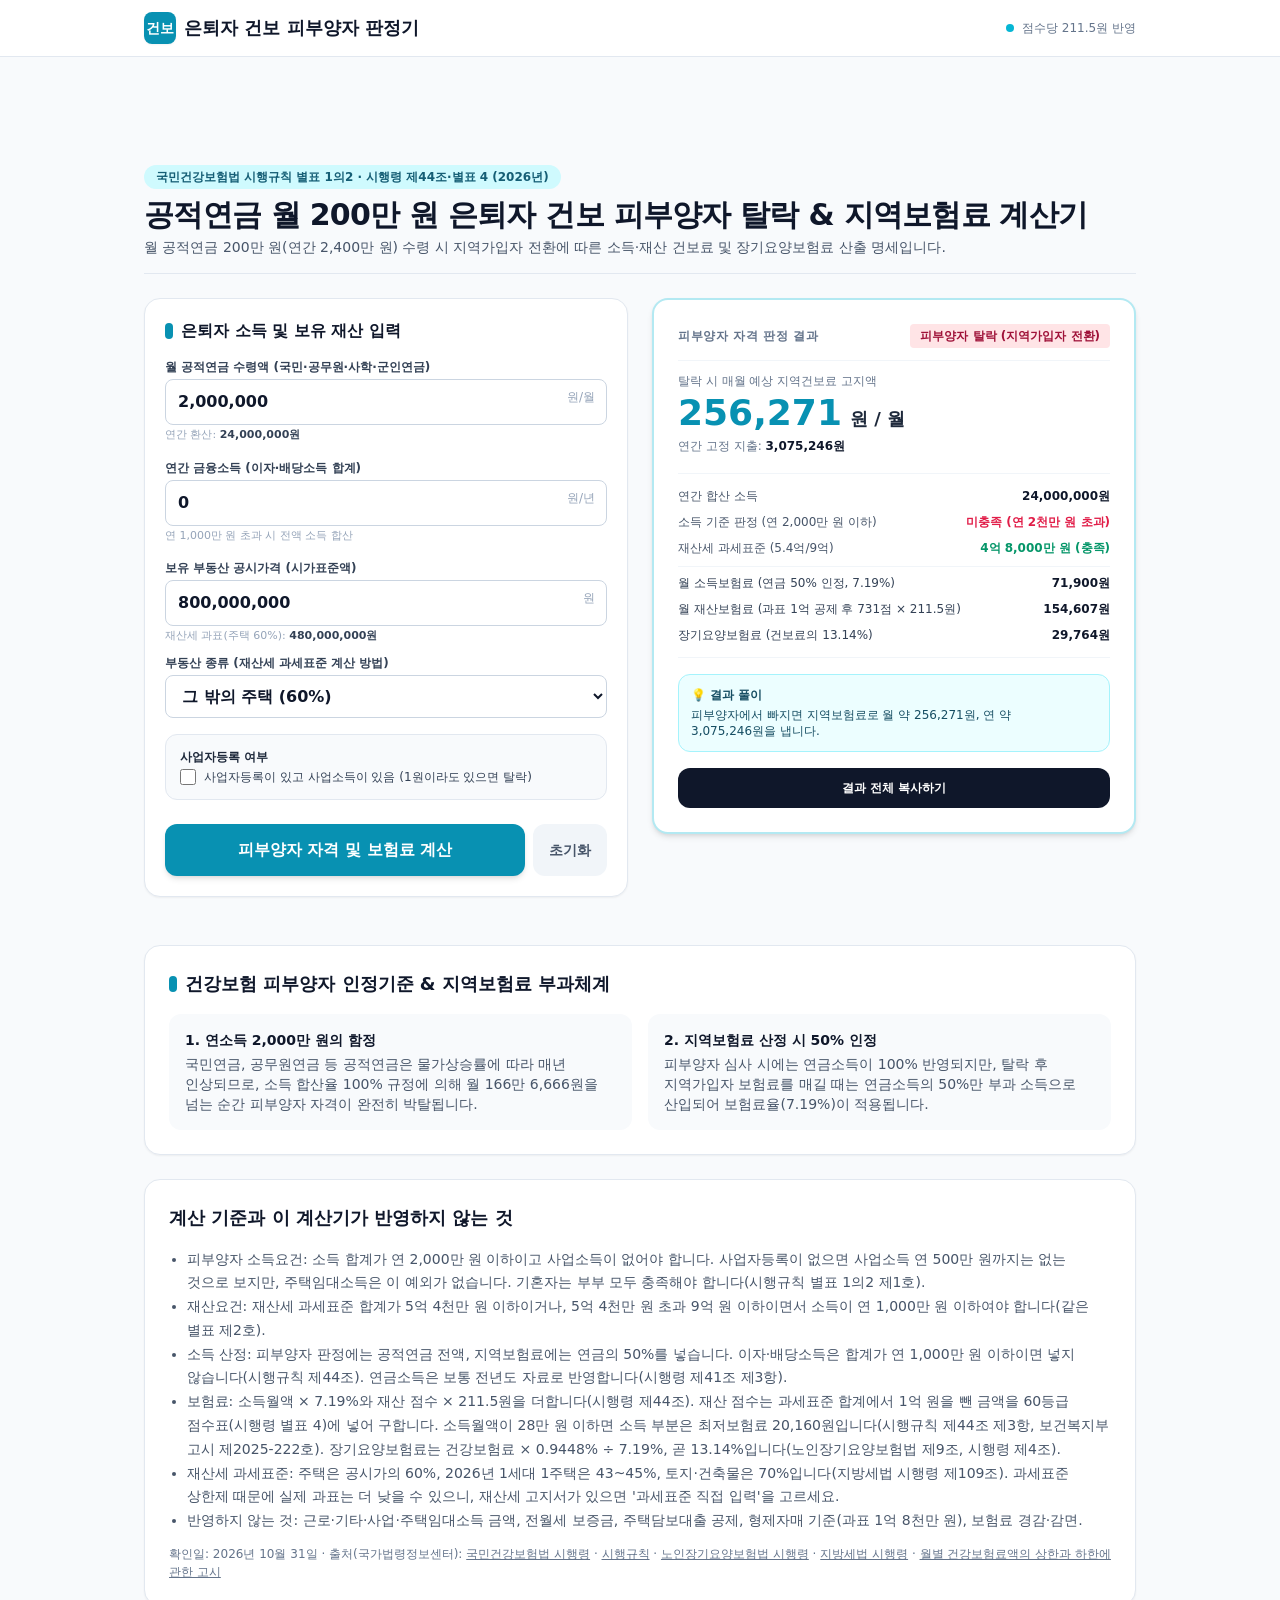
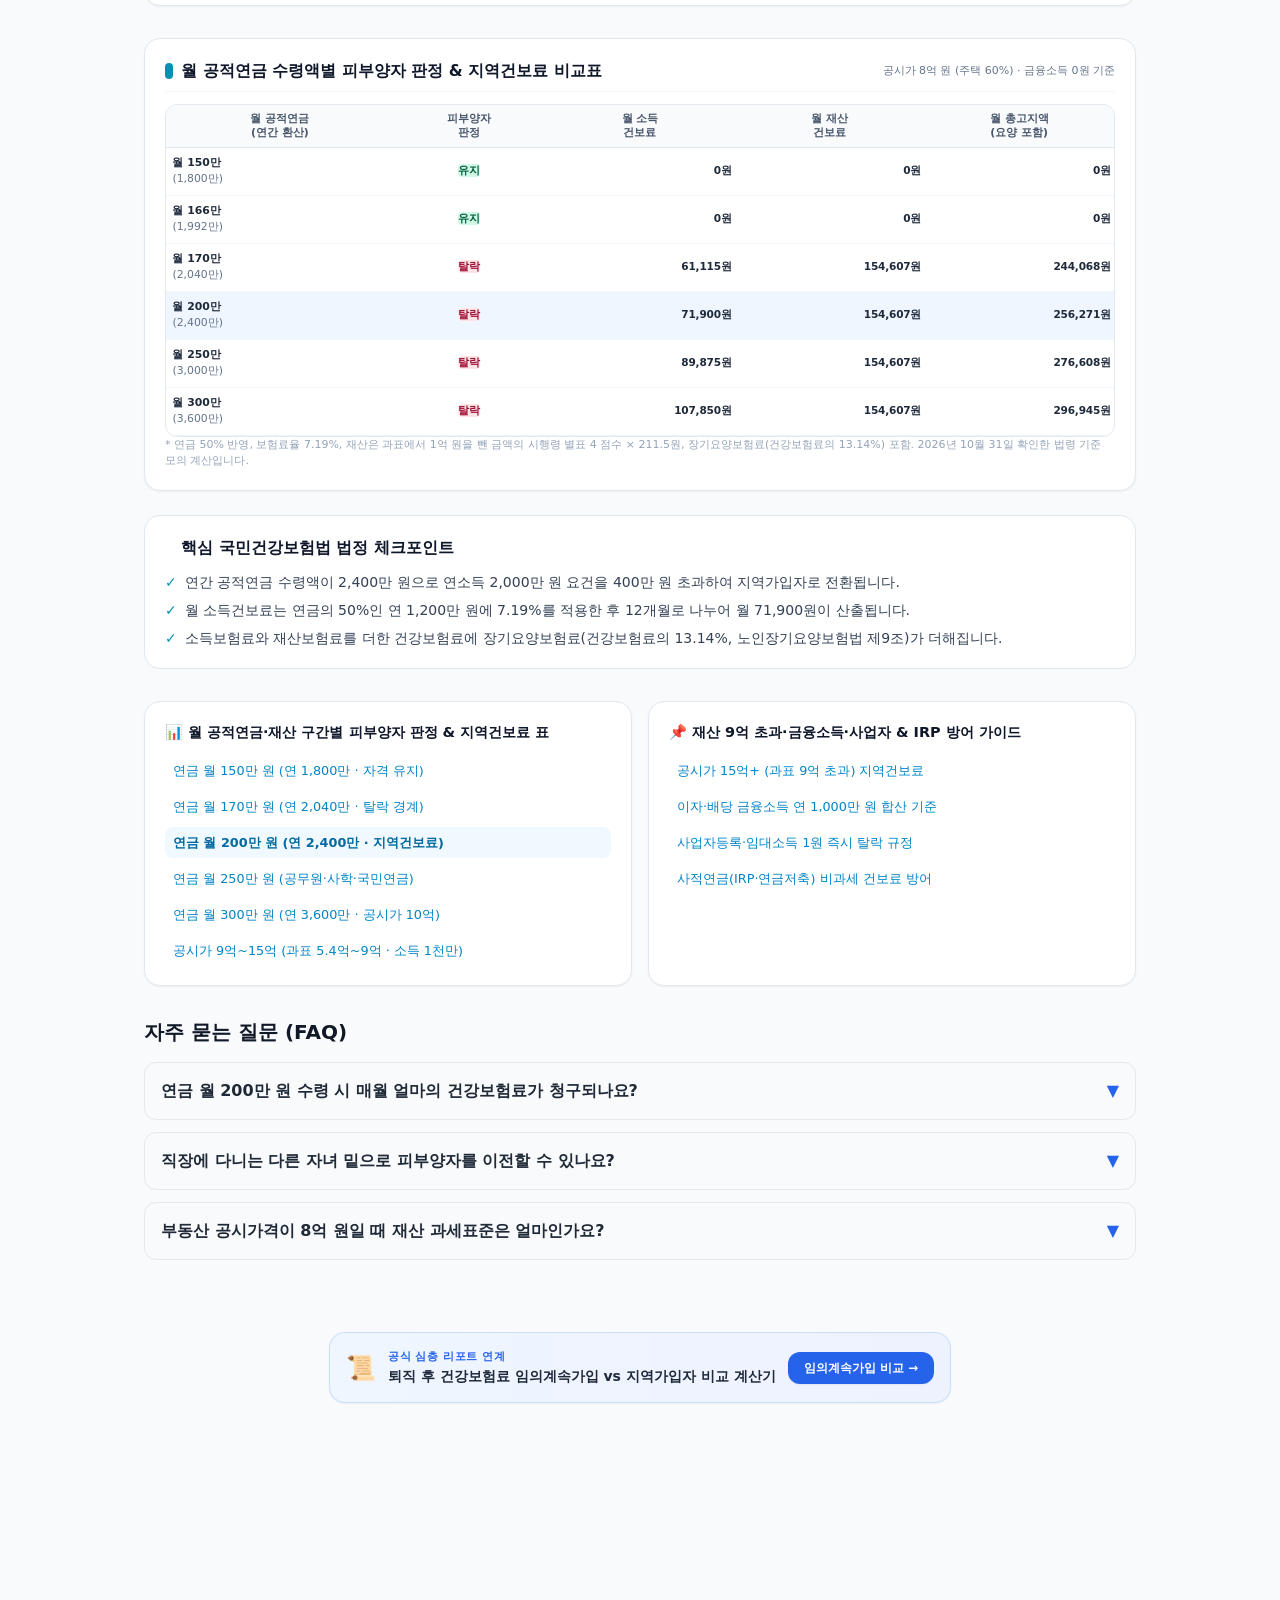
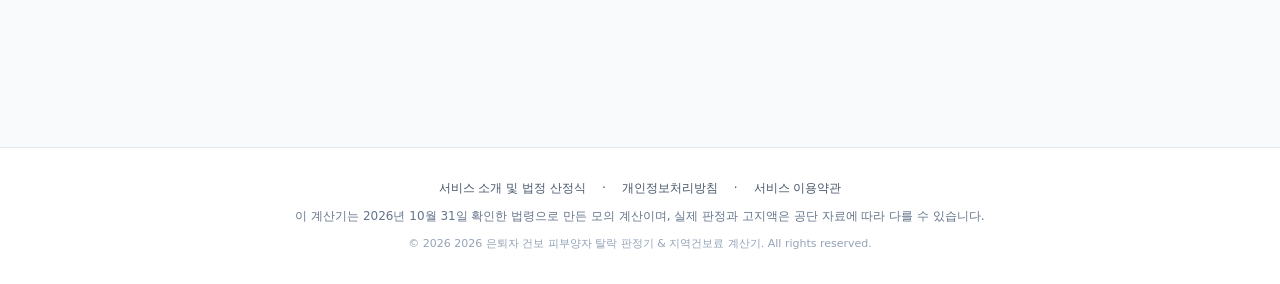
<file: pension-200.html>
<!DOCTYPE html>
<html lang="ko">
<head>
    <meta charset="utf-8"/>
    <meta content="width=device-width, initial-scale=1.0" name="viewport"/>
    <link rel="preconnect" href="https://pagead2.googlesyndication.com">
    <title>연금 월 200만원 건보 피부양자 탈락 | 월 지역건보료 계산기</title>
    <meta content="공적연금 월 200만원(연 2,400만원) 수령자가 피부양자 탈락 후 납부할 소득·재산 지역건보료를 계산합니다." name="description"/>
    <meta content="2026 건강보험 피부양자 자격 조건, 건보료 피부양자 탈락 2000만원, 국민연금 건보료 피부양자 박탈, 지역가입자 건강보험료 점수 계산, 피부양자 재산세 과세표준 5.4억" name="keywords"/>
    <meta name="robots" content="noindex, follow">
    <link href="https://health-dependent.enjoy-onepage.com/pension-200.html" rel="canonical"/>
    <meta content="website" property="og:type"/>
    <meta content="ko_KR" property="og:locale"/>
    <meta content="https://health-dependent.enjoy-onepage.com/pension-200.html" property="og:url"/>
    <meta content="2026 건보 피부양자 & 지역보험료 계산기" property="og:site_name"/>
    <meta content="연금 월 200만원 건보 피부양자 탈락 | 월 지역건보료 계산기" property="og:title"/>
    <meta content="공적연금 월 200만원(연 2,400만원) 수령자가 피부양자 탈락 후 납부할 소득·재산 지역건보료를 계산합니다." property="og:description"/>
    <meta content="https://health-dependent.enjoy-onepage.com/og-image.png" property="og:image"/>
    <meta content="summary_large_image" name="twitter:card"/>
    <meta content="연금 월 200만원 건보 피부양자 탈락 | 월 지역건보료 계산기" name="twitter:title"/>
    <meta content="공적연금 월 200만원(연 2,400만원) 수령자가 피부양자 탈락 후 납부할 소득·재산 지역건보료를 계산합니다." name="twitter:description"/>
    <meta content="https://health-dependent.enjoy-onepage.com/og-image.png" name="twitter:image"/>
    <link href="/favicon.ico" rel="icon" type="image/x-icon"/>
    <link href="/icon.png" rel="apple-touch-icon"/>
    <link rel="stylesheet" href="./style.css">
    <script async="" crossorigin="anonymous" src="https://pagead2.googlesyndication.com/pagead/js/adsbygoogle.js?client=ca-pub-2228289204702106"></script>
    <style id="layout-shield">
      html, body { max-width: 100%; overflow-x: hidden; }
      .manual-ad-box { width: 100%; max-width: 960px; margin-left: auto; margin-right: auto; text-align: center; overflow: hidden; }
      .manual-ad-box ins { max-width: 100% !important; overflow: hidden !important; }
      :focus-visible { outline: 2px solid #3b82f6 !important; outline-offset: 2px !important; }
      input:focus-visible, select:focus-visible, textarea:focus-visible, button:focus-visible { outline: 2px solid #2563eb !important; outline-offset: 1px !important; }
      /* Remodel components */
      .extra-section { margin-top: 2rem; margin-bottom: 2rem; }
      .extra-table-wrap { width: 100%; border-radius: 0.75rem; border: 1px solid #e2e8f0; background: #fff; overflow: hidden; }
      .extra-table { table-layout: fixed; width: 100%; border-collapse: collapse; text-align: right; word-break: keep-all; }
      .extra-table th { background: #f8fafc; color: #475569; font-size: 0.68rem; font-weight: 700; padding: 0.45rem 0.2rem; border-bottom: 1px solid #e2e8f0; text-align: center; line-height: 1.25; }
      .extra-table td { padding: 0.45rem 0.2rem; border-bottom: 1px solid #f1f5f9; color: #1e293b; font-size: 0.68rem; }
      .extra-table td.td-col1 { text-align: left; font-weight: 600; padding-left: 0.4rem; }
      .extra-table td.td-val { font-size: 0.66rem; font-weight: 600; letter-spacing: -0.02em; }
      .extra-table tr.active-preset { background: #eff6ff; font-weight: 700; }
      .checkpoints-card { background: #fff; border: 1px solid #e2e8f0; border-radius: 1rem; padding: 1.25rem; margin-top: 1.5rem; }
      .sublinks-section { margin-top: 2rem; margin-bottom: 2rem; }
      .sublinks-grid { display: grid; grid-template-columns: 1fr; gap: 1rem; }
      @media (min-width: 768px) { .sublinks-grid { grid-template-columns: 1fr 1fr; } }
      .sublinks-card { background: #fff; border: 1px solid #e2e8f0; border-radius: 1rem; padding: 1.25rem; box-shadow: 0 1px 2px 0 rgba(0, 0, 0, 0.05); }
      .sublinks-card h3 { font-size: 0.9rem; font-weight: 700; color: #0f172a; margin-bottom: 0.75rem; display: flex; align-items: center; gap: 0.5rem; }
      .sublinks-card ul { display: flex; flex-direction: column; gap: 0.35rem; list-style: none; padding: 0; margin: 0; }
      .sublink-item a { display: block; font-size: 0.8rem; color: #0284c7; text-decoration: none; padding: 0.35rem 0.5rem; border-radius: 0.5rem; transition: background 0.15s; word-break: keep-all; }
      .sublink-item a:hover { background: #f0f9ff; text-decoration: underline; }
      .sublink-item a.current-page { font-weight: 700; color: #0369a1; background: #f0f9ff; }
    </style>
    <style id="mobile-hardening-shield">
      body, h1, h2, h3, h4, p, span, label { word-break: keep-all; overflow-wrap: break-word; }
      button, [role="button"], a.btn { white-space: nowrap; word-break: keep-all; }
      @media (max-width: 640px) {
        input, select, textarea { font-size: 16px !important; }
        button, [role="button"], a.btn { min-height: 44px; }
      }
    </style>

    <script type="application/ld+json">
{
  "@context": "https://schema.org",
  "@graph": [
    {
      "@type": "WebApplication",
      "@id": "https://health-dependent.enjoy-onepage.com/pension-200.html#webapp",
      "name": "연금 월 200만원 건보 피부양자 탈락 | 월 지역건보료 계산기",
      "url": "https://health-dependent.enjoy-onepage.com/pension-200.html",
      "applicationCategory": "UtilityApplication",
      "operatingSystem": "All",
      "browserRequirements": "Requires JavaScript. Requires HTML5.",
      "description": "공적연금 월 200만원(연 2,400만원) 수령자가 피부양자 탈락 후 납부할 소득·재산 지역건보료를 계산합니다.",
      "image": "https://health-dependent.enjoy-onepage.com/og-image.png",
      "offers": {
        "@type": "Offer",
        "price": "0",
        "priceCurrency": "KRW"
      }
    },
    {
      "@type": "FAQPage",
      "@id": "https://health-dependent.enjoy-onepage.com/pension-200.html#faq",
      "mainEntity": [
        {
          "@type": "Question",
          "name": "연금 월 200만 원 수령 시 매월 얼마의 건강보험료가 청구되나요?",
          "acceptedAnswer": {
            "@type": "Answer",
            "text": "소득보험료 월 71,900원에 재산보험료와 장기요양보험료(건강보험료의 13.14%)가 더해집니다. 공시가 8억 원 주택(60%)이면 월 약 256,271원입니다."
          }
        },
        {
          "@type": "Question",
          "name": "직장에 다니는 다른 자녀 밑으로 피부양자를 이전할 수 있나요?",
          "acceptedAnswer": {
            "@type": "Answer",
            "text": "본인의 연간 소득이 2,000만 원을 초과한 상태이므로 다른 직장가입자 자녀가 있더라도 피부양자 등록이 불가능합니다."
          }
        },
        {
          "@type": "Question",
          "name": "부동산 공시가격이 8억 원일 때 재산 과세표준은 얼마인가요?",
          "acceptedAnswer": {
            "@type": "Answer",
            "text": "1세대 1주택이 아닌 주택은 공정시장가액비율 60%라 4억 8,000만 원, 1세대 1주택은 2026년 45%라 3억 6,000만 원입니다(지방세법 시행령 제109조). 과세표준 상한제 때문에 실제 과표는 더 낮을 수 있으니 재산세 고지서로 확인하세요."
          }
        }
      ]
    }
  ]
}
    </script>

<script id="math-guard">
// Global Math & DOM Output Guard: prevents NaN / Infinity leaks to UI
(function() {
  const origToLocaleString = Number.prototype.toLocaleString;
  Number.prototype.toLocaleString = function(locales, options) {
    if (!Number.isFinite(this.valueOf())) return '0';
    return origToLocaleString.call(this, locales, options);
  };
  const origToFixed = Number.prototype.toFixed;
  Number.prototype.toFixed = function(digits) {
    if (!Number.isFinite(this.valueOf())) return '0';
    return origToFixed.call(this, digits);
  };
})();
</script>
<style id="ad-cls-shield">
  .ad-bottom { min-height: 280px !important; }
  .ad-bottom ins { min-height: 280px !important; }
</style>
<!-- KIRO:VALUES START -->
<script type="application/json" id="kiro-values">{"app":"health-dependent-calc","valid_until":"2026-12-31","soft_days":60,"hard_days":120,"grace_days":31,"status":"unverified","note":"이 페이지의 보험료율과 기준 금액은 2026년 기준","values":{}}</script>
<script>/* Kiro value guard v1 (2026-11-01). Values come from #kiro-values, written by the home server's value watcher.
   window.KIRO_V = values in force today (a scheduled "next" set applies from its date).
   Elements carrying data-v (value or =expression) and data-f (format) are re-rendered from those values;
   a notice appears when the values are stale. */
(function (W, doc) {
  var D, V = {}, today, NEXT = false;
  function ymd(s) { var m = /^(\d{4})-(\d{2})-(\d{2})/.exec(s || ''); return m ? [+m[1], +m[2], +m[3]] : null; }
  function num(a) { return a ? a[0] * 10000 + a[1] * 100 + a[2] : 0; }
  function dayIndex(a) { return Math.floor(Date.UTC(a[0], a[1] - 1, a[2]) / 86400000); }
  function own(o, k) { return Object.prototype.hasOwnProperty.call(o, k); }
  try {
    var el = doc.getElementById('kiro-values');
    if (!el) return;
    D = JSON.parse(el.textContent || '{}');
    var d = new Date();
    today = [d.getFullYear(), d.getMonth() + 1, d.getDate()];
    var base = D.values || {}, k;
    for (k in base) if (own(base, k)) V[k] = base[k];
    if (D.next && D.next.values && ymd(D.next.from) && num(today) >= num(ymd(D.next.from))) {
      for (k in D.next.values) if (own(D.next.values, k)) V[k] = D.next.values[k];
      NEXT = true;
    }
    V._checked = D.checked || '';
  } catch (e) { return; }
  function lookup(p) {
    var o = V, parts = String(p).split('/');
    for (var i = 0; i < parts.length; i++) { if (o === null || typeof o !== 'object' || !own(o, parts[i])) return undefined; o = o[parts[i]]; }
    return o;
  }
  function fix(x, n) {
    var p = Math.pow(10, n), r = Math.floor(Math.abs(x) * p + 0.5), s = String(r);
    if (n) { while (s.length <= n) s = '0' + s; s = s.slice(0, -n) + '.' + s.slice(-n); }
    return (x < 0 && r ? '-' : '') + s;
  }
  function grp(s) {
    var neg = s.charAt(0) === '-', t = neg ? s.slice(1) : s, parts = t.split('.');
    parts[0] = parts[0].replace(/\B(?=(\d{3})+(?!\d))/g, ',');
    return (neg ? '-' : '') + parts.join('.');
  }
  function usd(x) {
    var r = Math.floor(Math.abs(x) * 1000 + 0.5);
    if (r % 1000 === 0) return '$' + grp(String(r / 1000));
    var s = fix(x, 3);
    if (s.slice(-1) === '0') s = s.slice(0, -1);
    return '$' + grp(s);
  }
  function F(v, f) {
    if (v === undefined || v === null || v === '') return null;
    var a;
    switch (f) {
      case 'int': return grp(fix(+v, 0));
      case 'won': return grp(fix(+v, 0)) + '원';
      case 'pct0': return fix(+v, 0) + '%';
      case 'pct1': return fix(+v, 1) + '%';
      case 'pct2': return fix(+v, 2) + '%';
      case 'pctx': a = fix(+v, 2); return (a.slice(-1) === '0' ? a.slice(0, -1) : a) + '%';
      case 'num1': return grp(fix(+v, 1));
      case 'num2': return grp(fix(+v, 2));
      case 'usd': return usd(+v);
      case 'usd2': return '$' + grp(fix(+v, 2));
      case 'date': a = ymd(v); return a ? a[0] + '년 ' + a[1] + '월 ' + a[2] + '일' : null;
      case 'ym': a = ymd(v); return a ? a[0] + '년 ' + a[1] + '월' : null;
      case 'y': a = ymd(v); return a ? String(a[0]) : null;
      case 'md': a = ymd(v); return a ? a[1] + '월 ' + a[2] + '일' : null;
      default: return String(v);
    }
  }
  var FN = {
    round: function (x, n) { var p = Math.pow(10, n || 0); return Math.floor(Math.abs(x) * p + 0.5) / p * (x < 0 ? -1 : 1); },
    floor: Math.floor, ceil: Math.ceil, min: Math.min, max: Math.max, abs: Math.abs
  };
  function ev(expr) {
    expr = String(expr || '');
    if (expr.charAt(0) !== '=') return lookup(expr);
    var body = expr.slice(1);
    if (!/^[\w\s.+\-*\/(),]*$/.test(body)) return undefined;
    var js = body.replace(/[A-Za-z_]\w*/g, function (n) { return own(FN, n) ? 'F.' + n : 'L(' + JSON.stringify(n) + ')'; });
    try { var r = Function('F', 'L', 'return (' + js + ');')(FN, lookup); return (typeof r === 'number' && isFinite(r)) ? r : undefined; }
    catch (e) { return undefined; }
  }
  function render() {
    var els = doc.querySelectorAll('[data-v]');
    for (var i = 0; i < els.length; i++) {
      var t = F(ev(els[i].getAttribute('data-v')), els[i].getAttribute('data-f') || 'raw');
      if (t !== null && els[i].textContent !== t) els[i].textContent = t;
    }
  }
  function notice() {
    var level = 0, msg = '', t = dayIndex(today), vu = ymd(D.valid_until), ck = ymd(D.checked);
    if (vu && num(today) > num(vu)) {
      level = (t - dayIndex(vu) > (D.grace_days || 31)) ? 2 : 1;
      msg = (D.note ? D.note + '입니다. ' : '') + '그 뒤 바뀐 기준은 아직 반영하지 못해 계산 결과가 다를 수 있어요.';
    } else if (D.status === 'pending') {
      level = 1;
      msg = D.pending_note || '공식 기준이 바뀐 것으로 보여 새 값을 확인하고 있어요. 계산 결과가 다를 수 있어요.';
    } else if (ck && D.status === 'ok') {
      var age = t - dayIndex(ck);
      if (age > (D.hard_days || 120)) level = 2; else if (age > (D.soft_days || 60)) level = 1;
      if (level) msg = '이 페이지의 값은 ' + F(D.checked, 'date') + '에 공식 자료로 확인한 것이에요. 그 뒤 바뀌었을 수 있어요.';
    }
    W.KIRO_STALE = level;
    if (!level) return;
    if (level === 2) msg += ' 정확한 금액은 공식 기관에서 확인하세요.';
    var box = doc.createElement('div');
    box.id = 'kiro-fresh';
    box.setAttribute('role', 'status');
    box.style.cssText = 'box-sizing:border-box;width:calc(100% - 24px);max-width:1080px;margin:12px auto;padding:10px 14px;' +
      'border:1px solid #f59e0b;border-radius:10px;background:#fffbeb;color:#78350f;font-size:14px;line-height:1.6;word-break:keep-all;text-align:left';
    box.textContent = '\u26a0\ufe0f ' + msg;
    var h = doc.querySelector('body > header') || doc.querySelector('header'), m = doc.querySelector('main');
    if (h && h.parentNode) h.parentNode.insertBefore(box, h.nextSibling);
    else if (m && m.parentNode) m.parentNode.insertBefore(box, m);
    else doc.body.insertBefore(box, doc.body.firstChild);
    if (level === 2 && D.hide) {
      for (var i = 0; i < D.hide.length; i++) {
        var hs = doc.querySelectorAll(D.hide[i]);
        for (var j = 0; j < hs.length; j++) hs[j].style.display = 'none';
      }
    }
  }
  W.KIRO_V = V; W.KIRO_VALUES = D; W.KIRO_FMT = F; W.KIRO_EVAL = ev; W.KIRO_NEXT = NEXT;
  function go() { try { render(); } catch (e) {} try { notice(); } catch (e2) {} }
  if (doc.readyState === 'loading') doc.addEventListener('DOMContentLoaded', go); else go();
})(window, document);</script>
<!-- KIRO:VALUES END -->
</head>
<body class="bg-slate-50 text-slate-800 antialiased font-sans min-h-screen flex flex-col justify-between">
    <header class="bg-white border-b border-slate-200 sticky top-0 z-50">
        <div class="max-w-5xl mx-auto px-4 py-3 flex items-center justify-between">
            <a class="flex items-center gap-2 text-slate-900 font-bold text-lg hover:text-cyan-600 transition" href="/">
                <span class="w-8 h-8 rounded-lg bg-cyan-600 text-white flex items-center justify-center font-black text-sm shadow-sm">건보</span>
                <span>은퇴자 건보 피부양자 판정기</span>
            </a>
            <div class="flex items-center gap-2 text-xs text-slate-500 font-medium">
                <span class="inline-block w-2 h-2 rounded-full bg-cyan-500"></span> 점수당 211.5원 반영
            </div>
        </div>
    </header>

    <!-- Top Ad Banner -->
    <div class="manual-ad-box ad-top-banner" style="width: 100%; max-width: 960px; margin: 8px auto 16px; text-align: center;">
        <ins class="adsbygoogle" data-ad-client="ca-pub-2228289204702106" data-ad-format="horizontal" data-ad-slot="3824727725" data-full-width-responsive="true" style="display:inline-block;width:100%;height:60px;"></ins>
        <script>(adsbygoogle = window.adsbygoogle || []).push({});</script>
    </div>

    <!-- PAGE:HERO START -->
    <section class="max-w-5xl mx-auto px-4 pt-4 pb-2 w-full">
        <div class="border-b border-slate-200 pb-4">
            <div class="inline-flex items-center gap-1.5 px-3 py-1 rounded-full text-xs font-semibold bg-cyan-100 text-cyan-800 mb-2">
                <span>국민건강보험법 시행규칙 별표 1의2 · 시행령 제44조·별표 4 (2026년)</span>
            </div>
            <h1 class="text-2xl sm:text-3xl font-extrabold text-slate-900 tracking-tight">
                공적연금 월 200만 원 은퇴자 건보 피부양자 탈락 & 지역보험료 계산기
            </h1>
            <p class="text-slate-600 text-sm mt-1">
                월 공적연금 200만 원(연간 2,400만 원) 수령 시 지역가입자 전환에 따른 소득·재산 건보료 및 장기요양보험료 산출 명세입니다.
            </p>
        </div>
    </section>
    <!-- PAGE:HERO END -->

    <main class="max-w-5xl mx-auto px-4 py-4 w-full flex-grow">
        <div class="grid grid-cols-1 lg:grid-cols-12 gap-6 items-start">
            <!-- Left: Inputs (6 cols) -->
            <section class="lg:col-span-6 bg-white rounded-2xl p-5 shadow-sm border border-slate-200 space-y-4">
                <h2 class="text-base font-bold text-slate-900 flex items-center gap-2">
                    <span class="w-2 h-4 bg-cyan-600 rounded-full"></span>
                    은퇴자 소득 및 보유 재산 입력
                </h2>

                <div>
                    <label class="block text-xs font-semibold text-slate-700 mb-1" for="monthlyPension">월 공적연금 수령액 (국민·공무원·사학·군인연금)</label>
                    <div class="relative">
                        <input type="text" id="monthlyPension" value="2,000,000" class="w-full px-3 py-2.5 bg-white border border-slate-300 rounded-lg text-slate-900 font-bold text-base focus:ring-2 focus:ring-cyan-500" placeholder="예: 1,800,000">
                        <span class="absolute right-3 top-2.5 text-xs text-slate-400 font-normal">원/월</span>
                    </div>
                    <span class="text-[11px] text-slate-400 mt-0.5 block">연간 환산: <span id="annualPensionText" class="font-semibold text-slate-700">24,000,000원</span></span>
                </div>

                <div>
                    <label class="block text-xs font-semibold text-slate-700 mb-1" for="annualFinanceIncome">연간 금융소득 (이자·배당소득 합계)</label>
                    <div class="relative">
                        <input type="text" id="annualFinanceIncome" value="0" class="w-full px-3 py-2.5 bg-white border border-slate-300 rounded-lg text-slate-900 font-bold text-base focus:ring-2 focus:ring-cyan-500" placeholder="예: 0">
                        <span class="absolute right-3 top-2.5 text-xs text-slate-400 font-normal">원/년</span>
                    </div>
                    <span class="text-[11px] text-slate-400 mt-0.5 block">연 1,000만 원 초과 시 전액 소득 합산</span>
                </div>

                <div>
                    <label class="block text-xs font-semibold text-slate-700 mb-1" for="propertyPrice" id="propertyLabel">보유 부동산 공시가격 (시가표준액)</label>
                    <div class="relative">
                        <input type="text" id="propertyPrice" value="800,000,000" class="w-full px-3 py-2.5 bg-white border border-slate-300 rounded-lg text-slate-900 font-bold text-base focus:ring-2 focus:ring-cyan-500" placeholder="예: 800,000,000">
                        <span class="absolute right-3 top-2.5 text-xs text-slate-400 font-normal">원</span>
                    </div>
                    <span class="text-[11px] text-slate-400 mt-0.5 block">재산세 과표(<span id="fmvText">주택 60%</span>): <span id="taxBaseText" class="font-semibold text-slate-700">480,000,000원</span></span>
                    <label class="block text-xs font-semibold text-slate-700 mb-1" for="propType" style="margin-top:10px">부동산 종류 (재산세 과세표준 계산 방법)</label>
                    <select id="propType" class="w-full px-3 py-2.5 bg-white border border-slate-300 rounded-lg text-slate-900 font-bold text-base focus:ring-2 focus:ring-cyan-500">
                        <option value="one">1세대 1주택 (43~45%)</option>
                        <option value="house" selected>그 밖의 주택 (60%)</option>
                        <option value="land">토지·건축물 (70%)</option>
                        <option value="base">과세표준 직접 입력</option>
                    </select>
                </div>

                <div class="p-3.5 bg-slate-50 rounded-xl border border-slate-200">
                    <span class="text-xs font-bold text-slate-800 block mb-1">사업자등록 여부</span>
                    <label class="flex items-center gap-2 cursor-pointer mt-1">
                        <input type="checkbox" id="hasBizReg" class="w-4 h-4 text-cyan-600 rounded border-slate-300" aria-label="사업자등록과 사업소득이 있음">
                        <span class="text-xs text-slate-700">사업자등록이 있고 사업소득이 있음 (1원이라도 있으면 탈락)</span>
                    </label>
                </div>

                <div class="flex gap-2 pt-2">
                    <button id="calcBtn" type="button" class="flex-1 py-3.5 px-4 bg-cyan-600 hover:bg-cyan-700 text-white font-bold rounded-xl shadow-md transition text-base flex items-center justify-center gap-2 whitespace-nowrap">
                        피부양자 자격 및 보험료 계산
                    </button>
                    <button id="resetBtn" type="button" class="px-4 py-3.5 bg-slate-100 hover:bg-slate-200 text-slate-600 font-semibold rounded-xl transition text-sm whitespace-nowrap">
                        초기화
                    </button>
                </div>
            </section>

            <!-- Right: Decision Receipt (6 cols) -->
            <section class="lg:col-span-6 lg:sticky lg:top-20 space-y-4">
                <div class="bg-white rounded-2xl p-6 shadow-md border-2 border-cyan-500/30">
                    <div class="flex items-center justify-between border-b border-slate-100 pb-3 mb-3">
                        <span class="text-xs font-bold text-slate-500 uppercase tracking-wider">피부양자 자격 판정 결과</span>
                        <span id="qualBadge" class="text-xs font-black px-2.5 py-1 rounded bg-rose-100 text-rose-800">피부양자 탈락 (지역가입자 전환)</span>
                    </div>

                    <div class="mb-4">
                        <span class="text-xs text-slate-500 block mb-1">탈락 시 매월 예상 지역건보료 고지액</span>
                        <div class="flex items-baseline gap-2">
                            <span id="resTotalHealthBill" class="text-3xl sm:text-4xl font-black text-cyan-600">256,271</span>
                            <span class="text-lg font-bold text-slate-800">원 / 월</span>
                        </div>
                        <span class="text-xs text-slate-500">연간 고정 지출: <span id="resAnnualBill" class="font-bold text-slate-900">3,075,246원</span></span>
                    </div>

                    <!-- Breakdown Table -->
                    <div class="space-y-2.5 text-xs border-t border-b border-slate-100 py-3.5 mb-4">
                        <div class="flex justify-between text-slate-600">
                            <span>연간 합산 소득</span>
                            <span id="resTotalIncome" class="font-bold text-slate-900">24,000,000원</span>
                        </div>
                        <div class="flex justify-between text-slate-600">
                            <span>소득 기준 판정 (연 2,000만 원 이하)</span>
                            <span id="resIncomePass" class="font-bold text-rose-600">미충족 (연 2천만 원 초과)</span>
                        </div>
                        <div class="flex justify-between text-slate-600">
                            <span>재산세 과세표준 (5.4억/9억)</span>
                            <span id="resPropertyPass" class="font-bold text-emerald-600">4억 8,000만 원 (충족)</span>
                        </div>
                        <div class="flex justify-between text-slate-700 pt-2 border-t border-slate-100">
                            <span>월 소득보험료 (연금 50% 인정, 7.19%)</span>
                            <span id="resIncomeFee" class="font-bold text-slate-900">71,900원</span>
                        </div>
                        <div class="flex justify-between text-slate-700">
                            <span>월 재산보험료 (과표 1억 공제 후 <span id="propPointsText">731</span>점 × 211.5원)</span>
                            <span id="resPropertyFee" class="font-bold text-slate-900">154,607원</span>
                        </div>
                        <div class="flex justify-between text-slate-700">
                            <span>장기요양보험료 (건보료의 13.14%)</span>
                            <span id="resLtcFee" class="font-bold text-slate-900">29,764원</span>
                        </div>
                    </div>

                    <!-- Strategic Advice -->
                    <div id="adviceBox" class="p-3 bg-cyan-50 rounded-xl border border-cyan-200 text-xs text-cyan-900 space-y-1">
                        <span class="font-bold block">💡 결과 풀이</span>
                        <p id="adviceText">피부양자에서 빠지면 지역보험료로 월 약 256,271원, 연 약 3,075,246원을 냅니다.</p>
                    </div>

                    <button id="copyResultBtn" type="button" class="w-full mt-4 py-3 bg-slate-900 hover:bg-slate-800 text-white font-bold rounded-xl text-xs flex items-center justify-center gap-2 transition whitespace-nowrap">
                        결과 전체 복사하기
                    </button>
                </div>
            </section>
        </div>

        <!-- Guide -->
        <section class="mt-12 bg-white rounded-2xl p-6 shadow-sm border border-slate-200">
            <h2 class="text-lg font-bold text-slate-900 mb-4 flex items-center gap-2">
                <span class="w-2 h-4 bg-cyan-600 rounded-full"></span>
                건강보험 피부양자 인정기준 & 지역보험료 부과체계
            </h2>
            <div class="grid grid-cols-1 md:grid-cols-2 gap-4 text-xs sm:text-sm text-slate-600">
                <div class="p-4 bg-slate-50 rounded-xl">
                    <h3 class="font-bold text-slate-900 mb-1">1. 연소득 2,000만 원의 함정</h3>
                    <p>국민연금, 공무원연금 등 공적연금은 물가상승률에 따라 매년 인상되므로, 소득 합산율 100% 규정에 의해 월 166만 6,666원을 넘는 순간 피부양자 자격이 완전히 박탈됩니다.</p>
                </div>
                <div class="p-4 bg-slate-50 rounded-xl">
                    <h3 class="font-bold text-slate-900 mb-1">2. 지역보험료 산정 시 50% 인정</h3>
                    <p>피부양자 심사 시에는 연금소득이 100% 반영되지만, 탈락 후 지역가입자 보험료를 매길 때는 연금소득의 50%만 부과 소득으로 산입되어 보험료율(7.19%)이 적용됩니다.</p>
                </div>
            </div>
        </section>
    

                <!-- KIRO:HD-BASIS START -->
        <section class="bg-white rounded-2xl p-6 shadow-sm border border-slate-200" style="margin-top:24px">
            <h2 class="text-lg font-bold text-slate-900 mb-4">계산 기준과 이 계산기가 반영하지 않는 것</h2>
            <ul class="text-xs sm:text-sm text-slate-600" style="list-style:disc;padding-left:1.25em;line-height:1.7">
                <li>피부양자 소득요건: 소득 합계가 연 2,000만 원 이하이고 사업소득이 없어야 합니다. 사업자등록이 없으면 사업소득 연 500만 원까지는 없는 것으로 보지만, 주택임대소득은 이 예외가 없습니다. 기혼자는 부부 모두 충족해야 합니다(시행규칙 별표 1의2 제1호).</li>
                <li>재산요건: 재산세 과세표준 합계가 5억 4천만 원 이하이거나, 5억 4천만 원 초과 9억 원 이하이면서 소득이 연 1,000만 원 이하여야 합니다(같은 별표 제2호).</li>
                <li>소득 산정: 피부양자 판정에는 공적연금 전액, 지역보험료에는 연금의 50%를 넣습니다. 이자·배당소득은 합계가 연 1,000만 원 이하이면 넣지 않습니다(시행규칙 제44조). 연금소득은 보통 전년도 자료로 반영합니다(시행령 제41조 제3항).</li>
                <li>보험료: 소득월액 × 7.19%와 재산 점수 × 211.5원을 더합니다(시행령 제44조). 재산 점수는 과세표준 합계에서 1억 원을 뺀 금액을 60등급 점수표(시행령 별표 4)에 넣어 구합니다. 소득월액이 28만 원 이하면 소득 부분은 최저보험료 20,160원입니다(시행규칙 제44조 제3항, 보건복지부 고시 제2025-222호). 장기요양보험료는 건강보험료 × 0.9448% ÷ 7.19%, 곧 13.14%입니다(노인장기요양보험법 제9조, 시행령 제4조).</li>
                <li>재산세 과세표준: 주택은 공시가의 60%, 2026년 1세대 1주택은 43~45%, 토지·건축물은 70%입니다(지방세법 시행령 제109조). 과세표준 상한제 때문에 실제 과표는 더 낮을 수 있으니, 재산세 고지서가 있으면 '과세표준 직접 입력'을 고르세요.</li>
                <li>반영하지 않는 것: 근로·기타·사업·주택임대소득 금액, 전월세 보증금, 주택담보대출 공제, 형제자매 기준(과표 1억 8천만 원), 보험료 경감·감면.</li>
            </ul>
            <p style="margin-top:12px;font-size:12px;color:#64748b">확인일: 2026년 10월 31일 · 출처(국가법령정보센터): <a href="https://www.law.go.kr/법령/국민건강보험법시행령" target="_blank" rel="noopener" style="text-decoration:underline">국민건강보험법 시행령</a> · <a href="https://www.law.go.kr/법령/국민건강보험법시행규칙" target="_blank" rel="noopener" style="text-decoration:underline">시행규칙</a> · <a href="https://www.law.go.kr/법령/노인장기요양보험법시행령" target="_blank" rel="noopener" style="text-decoration:underline">노인장기요양보험법 시행령</a> · <a href="https://www.law.go.kr/법령/지방세법시행령" target="_blank" rel="noopener" style="text-decoration:underline">지방세법 시행령</a> · <a href="https://www.law.go.kr/행정규칙/월별건강보험료액의상한과하한에관한고시" target="_blank" rel="noopener" style="text-decoration:underline">월별 건강보험료액의 상한과 하한에 관한 고시</a></p>
        </section>
        <!-- KIRO:HD-BASIS END -->
        <!-- PAGE:EXTRA START -->
        <!-- Extra Statutory Analysis & Comparison Block -->
        <section class="extra-section space-y-6">
            <div class="bg-white rounded-2xl p-5 shadow-sm border border-slate-200">
                <div class="flex items-center justify-between mb-3 pb-2 border-b border-slate-100">
                    <h3 class="text-sm sm:text-base font-bold text-slate-900 flex items-center gap-2">
                        <span class="w-2 h-4 bg-cyan-600 rounded-full"></span>
                        월 공적연금 수령액별 피부양자 판정 & 지역건보료 비교표
                    </h3>
                    <span class="text-[11px] text-slate-500 font-medium">공시가 8억 원 (주택 60%) · 금융소득 0원 기준</span>
                </div>
                <div class="extra-table-wrap">
                    <table class="extra-table">
                        <thead>
                            <tr>
                                <th style="width: 24%;">월 공적연금<br>(연간 환산)</th>
                                <th style="width: 16%;">피부양자<br>판정</th>
                                <th style="width: 20%;">월 소득<br>건보료</th>
                                <th style="width: 20%;">월 재산<br>건보료</th>
                                <th style="width: 20%;">월 총고지액<br>(요양 포함)</th>
                            </tr>
                        </thead>
                        <tbody>
            <tr>
                <td class="td-col1">월 150만<br><span class="text-[10px] text-slate-500 font-normal">(1,800만)</span></td>
                <td style="text-align:center;"><span class="px-1.5 py-0.5 rounded text-[11px] font-bold bg-emerald-100 text-emerald-800">유지</span></td>
                <td class="td-val">0원</td>
                <td class="td-val">0원</td>
                <td class="td-val font-bold text-cyan-700">0원</td>
            </tr>
            <tr>
                <td class="td-col1">월 166만<br><span class="text-[10px] text-slate-500 font-normal">(1,992만)</span></td>
                <td style="text-align:center;"><span class="px-1.5 py-0.5 rounded text-[11px] font-bold bg-emerald-100 text-emerald-800">유지</span></td>
                <td class="td-val">0원</td>
                <td class="td-val">0원</td>
                <td class="td-val font-bold text-cyan-700">0원</td>
            </tr>
            <tr>
                <td class="td-col1">월 170만<br><span class="text-[10px] text-slate-500 font-normal">(2,040만)</span></td>
                <td style="text-align:center;"><span class="px-1.5 py-0.5 rounded text-[11px] font-bold bg-rose-100 text-rose-800">탈락</span></td>
                <td class="td-val">61,115원</td>
                <td class="td-val">154,607원</td>
                <td class="td-val font-bold text-cyan-700">244,068원</td>
            </tr>
            <tr class="active-preset">
                <td class="td-col1">월 200만<br><span class="text-[10px] text-slate-500 font-normal">(2,400만)</span></td>
                <td style="text-align:center;"><span class="px-1.5 py-0.5 rounded text-[11px] font-bold bg-rose-100 text-rose-800">탈락</span></td>
                <td class="td-val">71,900원</td>
                <td class="td-val">154,607원</td>
                <td class="td-val font-bold text-cyan-700">256,271원</td>
            </tr>
            <tr>
                <td class="td-col1">월 250만<br><span class="text-[10px] text-slate-500 font-normal">(3,000만)</span></td>
                <td style="text-align:center;"><span class="px-1.5 py-0.5 rounded text-[11px] font-bold bg-rose-100 text-rose-800">탈락</span></td>
                <td class="td-val">89,875원</td>
                <td class="td-val">154,607원</td>
                <td class="td-val font-bold text-cyan-700">276,608원</td>
            </tr>
            <tr>
                <td class="td-col1">월 300만<br><span class="text-[10px] text-slate-500 font-normal">(3,600만)</span></td>
                <td style="text-align:center;"><span class="px-1.5 py-0.5 rounded text-[11px] font-bold bg-rose-100 text-rose-800">탈락</span></td>
                <td class="td-val">107,850원</td>
                <td class="td-val">154,607원</td>
                <td class="td-val font-bold text-cyan-700">296,945원</td>
            </tr>
                        </tbody>
                    </table>
                </div>
                <p class="text-[11px] text-slate-400 mt-2">* 연금 50% 반영, 보험료율 7.19%, 재산은 과표에서 1억 원을 뺀 금액의 시행령 별표 4 점수 × 211.5원, 장기요양보험료(건강보험료의 13.14%) 포함. 2026년 10월 31일 확인한 법령 기준 모의 계산입니다.</p>
            </div>

            <div class="checkpoints-card">
                <h3 class="text-sm sm:text-base font-bold text-slate-900 mb-3 flex items-center gap-2">
                    <span class="w-2 h-4 bg-indigo-600 rounded-full"></span>
                    핵심 국민건강보험법 법정 체크포인트
                </h3>
                <ul class="text-xs sm:text-sm text-slate-700 space-y-2">
                <li class="flex items-start gap-2"><span class="text-cyan-600 font-bold shrink-0">✓</span><span>연간 공적연금 수령액이 2,400만 원으로 연소득 2,000만 원 요건을 400만 원 초과하여 지역가입자로 전환됩니다.</span></li>
                <li class="flex items-start gap-2"><span class="text-cyan-600 font-bold shrink-0">✓</span><span>월 소득건보료는 연금의 50%인 연 1,200만 원에 7.19%를 적용한 후 12개월로 나누어 월 71,900원이 산출됩니다.</span></li>
                <li class="flex items-start gap-2"><span class="text-cyan-600 font-bold shrink-0">✓</span><span>소득보험료와 재산보험료를 더한 건강보험료에 장기요양보험료(건강보험료의 13.14%, 노인장기요양보험법 제9조)가 더해집니다.</span></li>
                </ul>
            </div>
        </section>
        <!-- PAGE:EXTRA END -->

        <!-- PAGE:SUBLINKS START -->
        <!-- Navigation Sublinks -->
        <section class="sublinks-section">
            <div class="sublinks-grid">
                <div class="sublinks-card">
                    <h3>📊 월 공적연금·재산 구간별 피부양자 판정 & 지역건보료 표</h3>
                    <ul>
                        <li class="sublink-item"><a href="/pension-150.html">연금 월 150만 원 (연 1,800만 · 자격 유지)</a></li>
                        <li class="sublink-item"><a href="/pension-170.html">연금 월 170만 원 (연 2,040만 · 탈락 경계)</a></li>
                        <li class="sublink-item"><a href="/pension-200.html" class="current-page" aria-current="page">연금 월 200만 원 (연 2,400만 · 지역건보료)</a></li>
                        <li class="sublink-item"><a href="/pension-250.html">연금 월 250만 원 (공무원·사학·국민연금)</a></li>
                        <li class="sublink-item"><a href="/pension-300.html">연금 월 300만 원 (연 3,600만 · 공시가 10억)</a></li>
                        <li class="sublink-item"><a href="/prop-900m-limit.html">공시가 9억~15억 (과표 5.4억~9억 · 소득 1천만)</a></li>
                    </ul>
                </div>
                <div class="sublinks-card">
                    <h3>📌 재산 9억 초과·금융소득·사업자 & IRP 방어 가이드</h3>
                    <ul>
                        <li class="sublink-item"><a href="/prop-1500m-over.html">공시가 15억+ (과표 9억 초과) 지역건보료</a></li>
                        <li class="sublink-item"><a href="/guide-finance-income-10m.html">이자·배당 금융소득 연 1,000만 원 합산 기준</a></li>
                        <li class="sublink-item"><a href="/guide-business-income-zero.html">사업자등록·임대소득 1원 즉시 탈락 규정</a></li>
                        <li class="sublink-item"><a href="/guide-irp-private-pension.html">사적연금(IRP·연금저축) 비과세 건보료 방어</a></li>
                    </ul>
                </div>
            </div>
        </section>
        <!-- PAGE:SUBLINKS END -->


  
    <!-- ADSENSE START: mid -->
<div class="ad-box ad-mid" style="max-width:1080px;margin:16px auto;padding:0 14px;text-align:center;">
  <ins class="adsbygoogle" style="display:block" data-ad-client="ca-pub-2228289204702106" data-ad-slot="1186914926" data-ad-format="auto" data-full-width-responsive="true"></ins>
  <script>(adsbygoogle = window.adsbygoogle || []).push({});</script>
</div>
<!-- ADSENSE END: mid -->

<!-- E-E-A-T FAQ Section (16-5 헌법 준수) -->
    <section class="mt-8 mb-8 space-y-3">
      <h2 class="text-xl font-bold text-gray-900 mb-4">자주 묻는 질문 (FAQ)</h2>
      <!-- PAGE:FAQ START -->
      <details class="bg-gray-50 p-4 rounded-xl border border-gray-200 group">
        <summary class="font-bold text-gray-800 cursor-pointer list-none flex justify-between items-center">
          <span>연금 월 200만 원 수령 시 매월 얼마의 건강보험료가 청구되나요?</span>
          <span class="text-blue-600 group-open:rotate-180 transition transform">▼</span>
        </summary>
        <p class="mt-3 text-gray-600 text-xs leading-relaxed">
          소득보험료 월 71,900원에 재산보험료와 장기요양보험료(건강보험료의 13.14%)가 더해집니다. 공시가 8억 원 주택(60%)이면 월 약 256,271원입니다.
        </p>
      </details>
      <details class="bg-gray-50 p-4 rounded-xl border border-gray-200 group">
        <summary class="font-bold text-gray-800 cursor-pointer list-none flex justify-between items-center">
          <span>직장에 다니는 다른 자녀 밑으로 피부양자를 이전할 수 있나요?</span>
          <span class="text-blue-600 group-open:rotate-180 transition transform">▼</span>
        </summary>
        <p class="mt-3 text-gray-600 text-xs leading-relaxed">
          본인의 연간 소득이 2,000만 원을 초과한 상태이므로 다른 직장가입자 자녀가 있더라도 피부양자 등록이 불가능합니다.
        </p>
      </details>
      <details class="bg-gray-50 p-4 rounded-xl border border-gray-200 group">
        <summary class="font-bold text-gray-800 cursor-pointer list-none flex justify-between items-center">
          <span>부동산 공시가격이 8억 원일 때 재산 과세표준은 얼마인가요?</span>
          <span class="text-blue-600 group-open:rotate-180 transition transform">▼</span>
        </summary>
        <p class="mt-3 text-gray-600 text-xs leading-relaxed">
          1세대 1주택이 아닌 주택은 공정시장가액비율 60%라 4억 8,000만 원, 1세대 1주택은 2026년 45%라 3억 6,000만 원입니다(지방세법 시행령 제109조). 과세표준 상한제 때문에 실제 과표는 더 낮을 수 있으니 재산세 고지서로 확인하세요.
        </p>
      </details>
      <!-- PAGE:FAQ END -->
    </section>

  </main>

    <!-- 🔗 딥리서치 토픽 클러스터: 관련 전문 블로그 가이드 역링크 -->
    <section class="max-w-5xl mx-auto my-6 px-4">
      <div class="p-4 bg-gradient-to-r from-blue-50 to-indigo-50 rounded-2xl border border-blue-200/80 shadow-sm flex flex-col sm:flex-row items-center justify-between gap-3">
        <div class="flex items-center gap-3">
          <span class="text-2xl flex-shrink-0">📜</span>
          <div class="text-left">
            <div class="text-[11px] font-bold text-blue-600 uppercase tracking-wider">공식 심층 리포트 연계</div>
            <div class="text-xs sm:text-sm font-bold text-slate-800 leading-snug">퇴직 후 건강보험료 임의계속가입 vs 지역가입자 비교 계산기</div>
          </div>
        </div>
        <a href="https://retiree-health-insurance-calc.enjoy-onepage.com/" target="_blank" rel="noopener noreferrer" class="shrink-0 px-4 py-2 bg-blue-600 hover:bg-blue-700 text-white text-xs font-bold rounded-xl transition shadow-sm hover:shadow flex items-center gap-1.5">
          <span>임의계속가입 비교 →</span>
        </a>
      </div>
    </section>


    <!-- Bottom Large Ad Banner -->
    <div class="manual-ad-box ad-bottom-banner" style="width: 100%; max-width: 960px; margin: 24px auto 16px; text-align: center;min-height:280px;">
        <ins class="adsbygoogle" data-ad-client="ca-pub-2228289204702106" data-ad-format="auto" data-ad-slot="3416334507" data-full-width-responsive="true" style="display:block;min-height:280px;"></ins>
        <script>(adsbygoogle = window.adsbygoogle || []).push({});</script>
    </div>

    
    <footer class="bg-white border-t border-slate-200 py-8 px-4 text-center text-xs text-slate-500">
        <div class="max-w-5xl mx-auto space-y-3">
            <div class="flex flex-wrap justify-center gap-4 text-xs font-medium text-slate-600">
                <a class="hover:text-indigo-600 transition-colors" href="/about.html">서비스 소개 및 법정 산정식</a>
                <span>·</span>
                <a class="hover:text-indigo-600 transition-colors" href="/privacy.html">개인정보처리방침</a>
                <span>·</span>
                <a class="hover:text-indigo-600 transition-colors" href="/terms.html">서비스 이용약관</a>
            </div>
            <p>이 계산기는 2026년 10월 31일 확인한 법령으로 만든 모의 계산이며, 실제 판정과 고지액은 공단 자료에 따라 다를 수 있습니다.</p>
            <p class="text-[11px] text-slate-400">© 2026 2026 은퇴자 건보 피부양자 탈락 판정기 & 지역건보료 계산기. All rights reserved.</p>
        </div>
    </footer>


    <script>
        function parseNum(val) {
            if (!val) return 0;
            return parseInt(val.toString().replace(/,/g, ''), 10) || 0;
        }
        function fmtNum(n) {
            return Math.round(n).toLocaleString('ko-KR');
        }

        ['monthlyPension', 'annualFinanceIncome', 'propertyPrice'].forEach(id => {
            document.getElementById(id).addEventListener('input', (e) => {
                let v = parseNum(e.target.value);
                e.target.value = v ? v.toLocaleString('ko-KR') : '';
                calculate();
            });
        });

        // ---- 2026년 기준: 국가법령정보센터에서 2026년 10월 31일 확인 ----
        const RATE = 0.0719;              // 국민건강보험법 시행령 제44조 제1항: 보험료율 1만분의 719
        const POINT_WON = 211.5;          // 같은 조 제2항: 재산보험료부과점수당 금액 211.5원
        const LTC_RATIO = 0.9448 / 7.19;  // 노인장기요양보험법 제9조, 시행령 제4조: 장기요양보험료율 0.9448% ÷ 건강보험료율 7.19% (13.14%)
        const FLOOR = 20160;              // 지역가입자 월별 보험료 하한 (보건복지부 고시 제2025-222호)
        const CAP = 4591740;              // 지역가입자 월별 보험료 상한 (같은 고시)
        const DEFAULT_PROP_TYPE = 'house';
        // 시행령 별표 4 재산등급별 점수: [재산금액 상한(만원), 점수]. 778,124만 원 초과는 60등급 2,341점
        const PROP_GRADES = [[450, 22], [900, 44], [1350, 66], [1800, 97], [2250, 122], [2700, 146], [3150, 171], [3600, 195], [4050, 219], [4500, 244], [5020, 268], [5590, 294], [6220, 320], [6930, 344], [7710, 365], [8590, 386], [9570, 412], [10700, 439], [11900, 465], [13300, 490], [14800, 516], [16400, 535], [18300, 559], [20400, 586], [22700, 611], [25300, 637], [28100, 659], [31300, 681], [34900, 706], [38800, 731], [43200, 757], [48100, 785], [53600, 812], [59700, 841], [66500, 881], [74000, 921], [82400, 961], [91800, 1001], [103000, 1041], [114000, 1091], [127000, 1141], [142000, 1191], [158000, 1241], [176000, 1291], [196000, 1341], [218000, 1391], [242000, 1451], [270000, 1511], [300000, 1571], [330000, 1641], [363000, 1711], [399300, 1781], [439230, 1851], [483153, 1921], [531468, 1991], [584615, 2061], [643077, 2131], [707385, 2201], [778124, 2271]];
        function getPropertyPoints(amount) {
            if (amount <= 0) return 0;
            for (const [upper, pts] of PROP_GRADES) {
                if (amount <= upper * 10000) return pts;
            }
            return 2341;
        }
        // 재산세 과세표준 = 시가표준액 × 공정시장가액비율 (지방세법 시행령 제109조, 2026년)
        function fairRatioPct(type, price) {
            if (type === 'one') return price <= 300000000 ? 43 : (price <= 600000000 ? 44 : 45);
            if (type === 'land') return 70;
            if (type === 'base') return 100;
            return 60;
        }
        function fmvLabel(type, pct) {
            if (type === 'one') return '1세대 1주택 ' + pct + '%';
            if (type === 'land') return '토지·건축물 70%';
            if (type === 'base') return '직접 입력한 금액';
            return '주택 60%';
        }
        function eokText(won) {
            const eok = Math.floor(won / 100000000);
            const man = Math.floor((won % 100000000) / 10000);
            if (eok && man) return eok + '억 ' + man.toLocaleString('ko-KR') + '만 원';
            if (eok) return eok + '억 원';
            return man.toLocaleString('ko-KR') + '만 원';
        }
        function setPass(id, ok, text) {
            const el = document.getElementById(id);
            el.textContent = text;
            el.className = 'font-bold ' + (ok ? 'text-emerald-600' : 'text-rose-600');
        }

        function calculate() {
            const mPension = parseNum(document.getElementById('monthlyPension').value);
            const finIncome = parseNum(document.getElementById('annualFinanceIncome').value);
            const propPrice = parseNum(document.getElementById('propertyPrice').value);
            const propType = document.getElementById('propType').value;
            const hasBiz = document.getElementById('hasBizReg').checked;

            const annualPension = mPension * 12;
            document.getElementById('annualPensionText').textContent = fmtNum(annualPension) + '원';
            // 이자·배당소득은 합계가 연 1,000만 원 이하이면 넣지 않는다 (시행규칙 제44조 제1항 단서)
            const countedFinIncome = finIncome > 10000000 ? finIncome : 0;
            // 피부양자 소득요건에는 공적연금 전액이 들어간다 (시행령 제41조 제1항 제5호)
            const totalIncome = annualPension + countedFinIncome;
            document.getElementById('resTotalIncome').textContent = fmtNum(totalIncome) + '원';

            const pct = fairRatioPct(propType, propPrice);
            const taxBase = Math.floor(propPrice * pct / 100);
            document.getElementById('propertyLabel').textContent = propType === 'base' ? '재산세 과세표준 합계 (재산세 고지서 금액)' : '보유 부동산 공시가격 (시가표준액)';
            document.getElementById('fmvText').textContent = fmvLabel(propType, pct);
            document.getElementById('taxBaseText').textContent = fmtNum(taxBase) + '원';

            // 시행규칙 별표 1의2: 소득 연 2,000만 원 이하·사업소득 없음 / 과표 5.4억 원 이하, 또는 5.4억 원 초과 9억 원 이하이면서 소득 연 1,000만 원 이하
            const incomeOk = !hasBiz && totalIncome <= 20000000;
            let propOk, propNote;
            if (taxBase <= 540000000) { propOk = true; propNote = '충족'; }
            else if (taxBase <= 900000000) { propOk = totalIncome <= 10000000; propNote = propOk ? '충족, 소득 1천만 원 이하' : '미충족, 소득 1천만 원 초과'; }
            else { propOk = false; propNote = '미충족, 9억 원 초과'; }
            const isQualified = incomeOk && propOk;
            setPass('resIncomePass', incomeOk, hasBiz ? '사업소득 있음 (미충족)' : (incomeOk ? '충족 (연 2천만 원 이하)' : '미충족 (연 2천만 원 초과)'));
            setPass('resPropertyPass', propOk, eokText(taxBase) + ' (' + propNote + ')');

            // 지역보험료: 연금소득은 50%만 넣는다 (시행규칙 제44조 제2항·제3항)
            const monthlyIncome = (annualPension * 0.5 + countedFinIncome) / 12;
            const floorApplied = monthlyIncome <= 280000;   // 소득월액 28만 원 이하: 최저보험료 (시행규칙 제44조 제3항 단서)
            const monthlyIncomeFee = floorApplied ? FLOOR : monthlyIncome * RATE;
            const propPoints = getPropertyPoints(Math.max(0, taxBase - 100000000));   // 별표 4: 과세표준 합계에서 1억 원을 뺀다
            const monthlyPropFee = propPoints * POINT_WON;
            const baseHealthBill = Math.min(Math.max(monthlyIncomeFee + monthlyPropFee, FLOOR), CAP);
            const ltcFee = baseHealthBill * LTC_RATIO;
            const totalMonthlyBill = baseHealthBill + ltcFee;

            const badge = document.getElementById('qualBadge');
            if (isQualified) {
                badge.textContent = '피부양자 유지 가능';
                badge.className = 'text-xs font-black px-2.5 py-1 rounded bg-emerald-100 text-emerald-800';
                ['resIncomeFee', 'resPropertyFee', 'resLtcFee'].forEach(id => { document.getElementById(id).textContent = '0원'; });
                document.getElementById('propPointsText').textContent = '-';
                document.getElementById('resTotalHealthBill').textContent = '0';
                document.getElementById('resAnnualBill').textContent = '0원 (피부양자 유지)';
                document.getElementById('adviceText').textContent = '피부양자 요건을 충족해 이 조건에서는 건강보험료가 없습니다. 공단은 연금소득을 보통 전년도 자료로 보므로, 연금이 오르는 해에는 기준을 넘지 않는지 다시 확인하세요.';
            } else {
                badge.textContent = '피부양자 탈락 (지역가입자 전환)';
                badge.className = 'text-xs font-black px-2.5 py-1 rounded bg-rose-100 text-rose-800';
                document.getElementById('resIncomeFee').textContent = fmtNum(monthlyIncomeFee) + '원';
                document.getElementById('resPropertyFee').textContent = fmtNum(monthlyPropFee) + '원';
                document.getElementById('resLtcFee').textContent = fmtNum(ltcFee) + '원';
                document.getElementById('propPointsText').textContent = propPoints.toLocaleString('ko-KR');
                document.getElementById('resTotalHealthBill').textContent = fmtNum(totalMonthlyBill);
                document.getElementById('resAnnualBill').textContent = fmtNum(totalMonthlyBill * 12) + '원';
                document.getElementById('adviceText').textContent = '피부양자에서 빠지면 지역보험료로 월 약 ' + fmtNum(totalMonthlyBill) + '원, 연 약 ' + fmtNum(totalMonthlyBill * 12) + '원을 냅니다.'
                    + (hasBiz ? ' 사업소득 금액은 계산에 넣지 않았으니 실제로는 더 많습니다.' : '')
                    + (floorApplied ? ' 소득월액이 28만 원 이하라 소득 부분은 최저보험료 20,160원으로 계산했습니다.' : '');
            }
        }

        document.getElementById('propType').addEventListener('change', calculate);

        document.getElementById('hasBizReg').addEventListener('change', calculate);
        document.getElementById('calcBtn').addEventListener('click', calculate);

        document.getElementById('resetBtn').addEventListener('click', () => {
            document.getElementById('monthlyPension').value = '2,000,000';
            document.getElementById('annualFinanceIncome').value = '0';
            document.getElementById('propertyPrice').value = '800,000,000';
            document.getElementById('hasBizReg').checked = false;
            document.getElementById('propType').value = DEFAULT_PROP_TYPE;
            calculate();
            showToastNotification('기본 입력값으로 초기화되었습니다.');
        });

        function showToastNotification(msg) {
            let toast = document.getElementById('global-ux-toast');
            if (!toast) {
                toast = document.createElement('div');
                toast.id = 'global-ux-toast';
                toast.style.cssText = 'position:fixed;bottom:24px;left:50%;transform:translateX(-50%);background:#1e293b;color:#fff;padding:12px 24px;border-radius:9999px;font-size:14px;font-weight:600;box-shadow:0 10px 25px rgba(0,0,0,0.2);z-index:9999;transition:all 0.3s ease;opacity:0;pointer-events:none;';
                document.body.appendChild(toast);
            }
            toast.textContent = msg;
            toast.style.opacity = '1';
            toast.style.transform = 'translateX(-50%) translateY(0)';
            setTimeout(() => {
                toast.style.opacity = '0';
                toast.style.transform = 'translateX(-50%) translateY(10px)';
            }, 2200);
        }

        document.getElementById('copyResultBtn').addEventListener('click', () => {
            const badge = document.getElementById('qualBadge').textContent;
            const bill = document.getElementById('resTotalHealthBill').textContent;
            const text = `[2026 은퇴자 건보 피부양자 판정 결과]\n• 판정 상태: ${badge}\n• 월 예상 지역건보료: ${bill}원/월\n• 연간 부담액: ${document.getElementById('resAnnualBill').textContent}\n\n👉 바로가기: ${window.location.href}`;
            navigator.clipboard.writeText(text).then(() => {
                showToastNotification('판정 결과가 클립보드에 복사되었습니다! 🎉');
            }).catch(() => {
                showToastNotification('복사 완료: ' + window.location.href);
            });
        });

        calculate();
    </script>
</body>
</html>
</file>
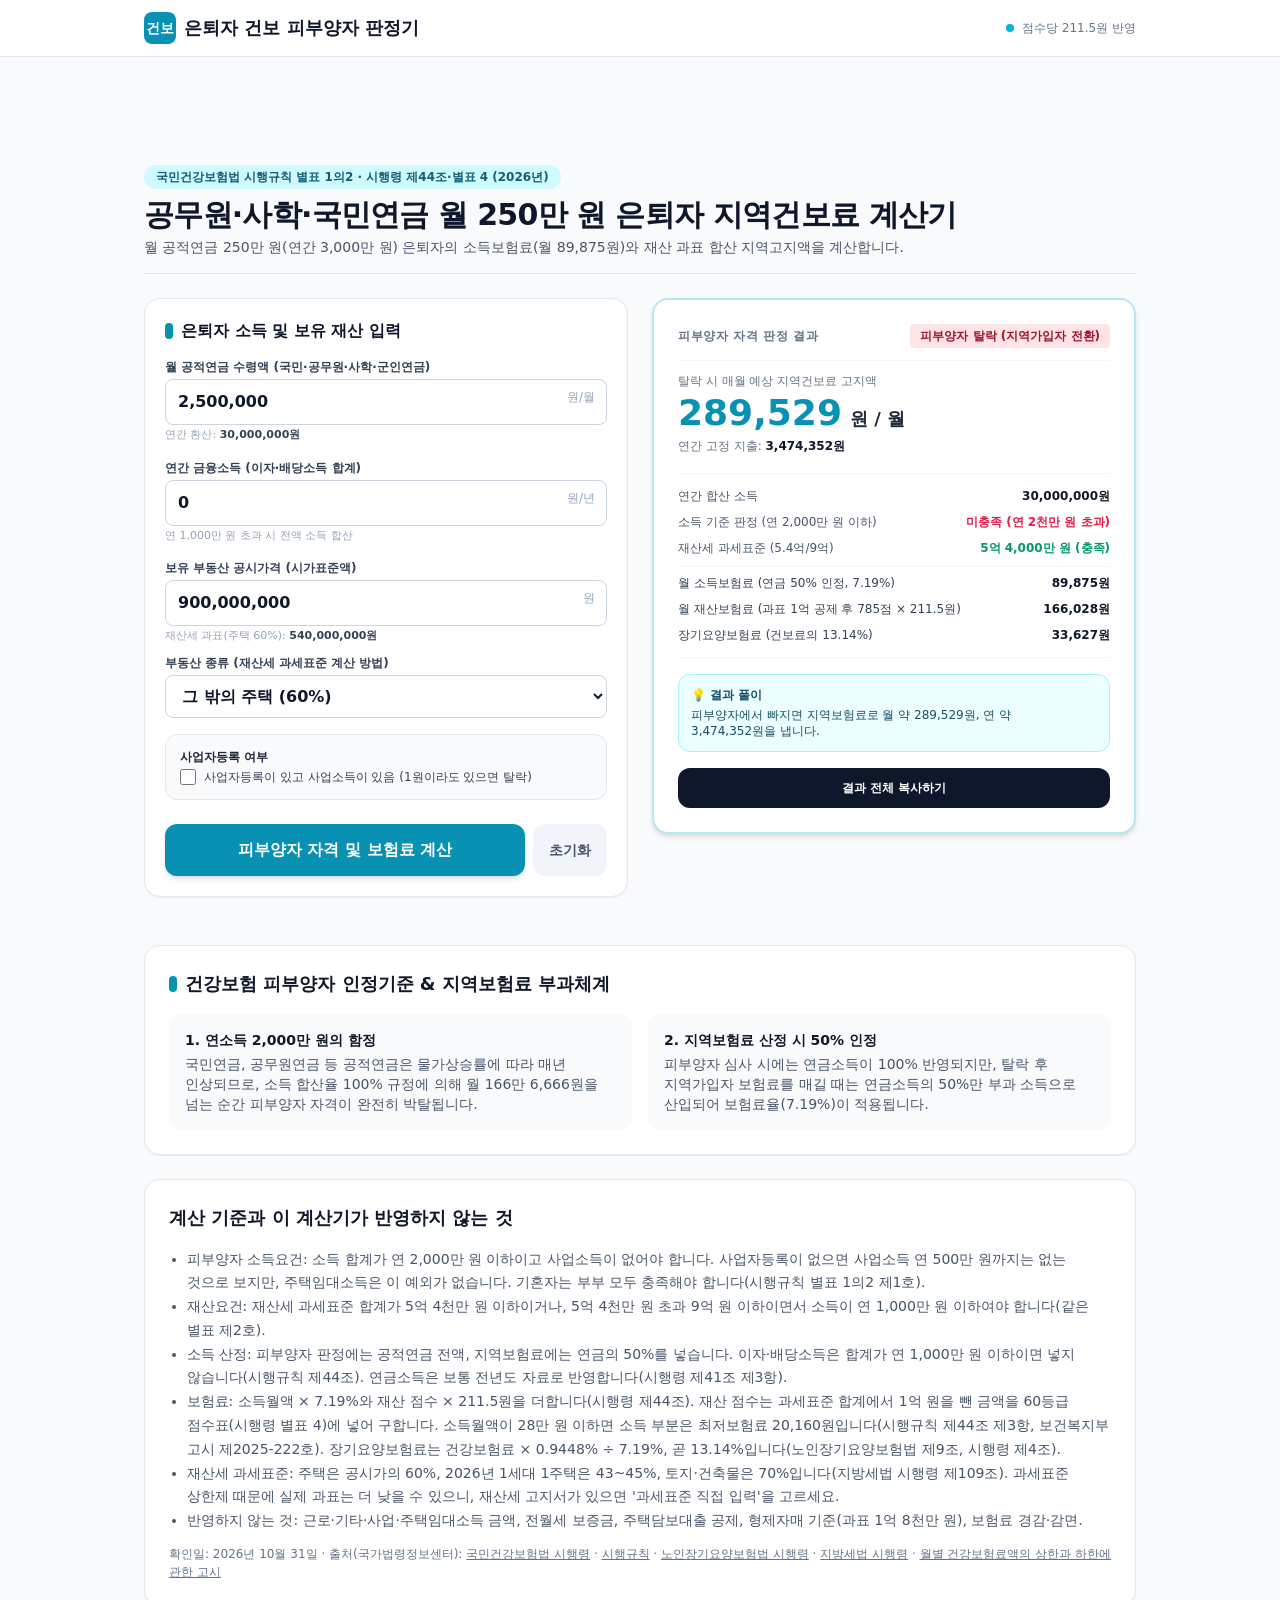
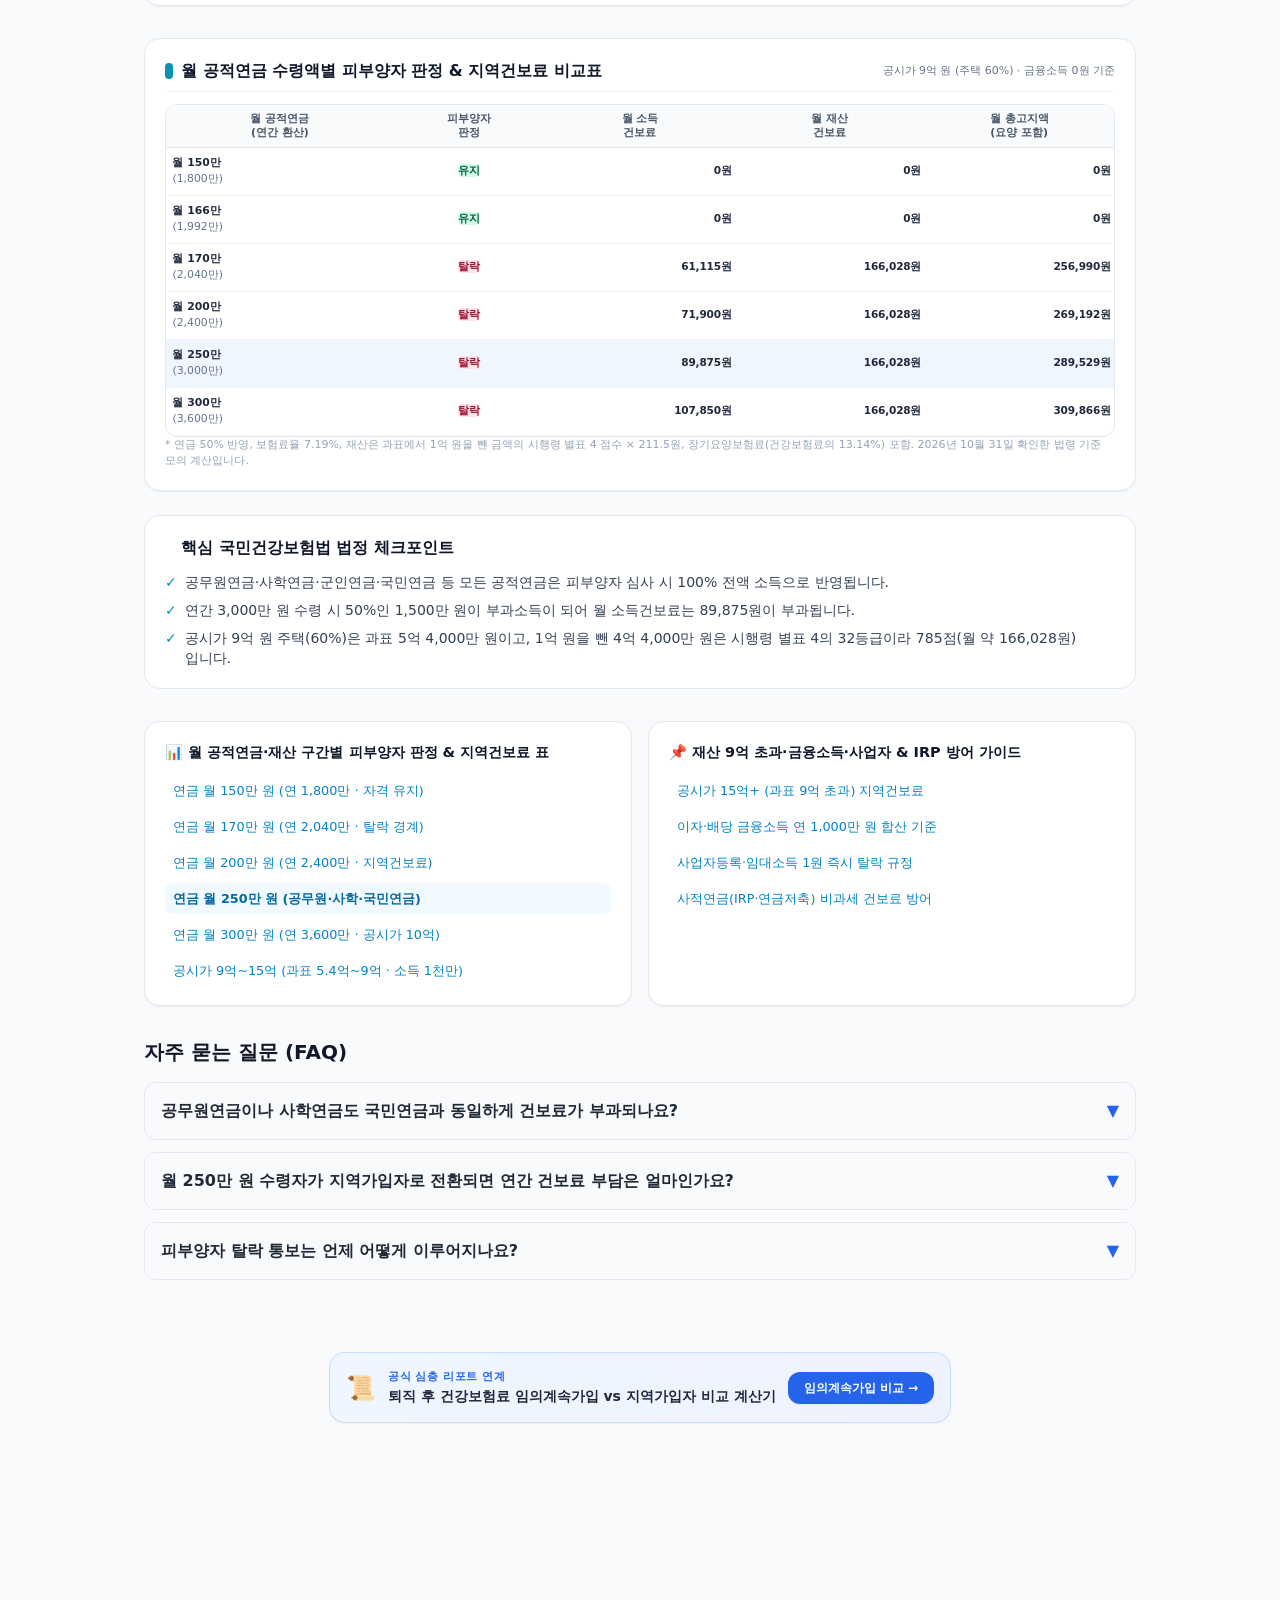
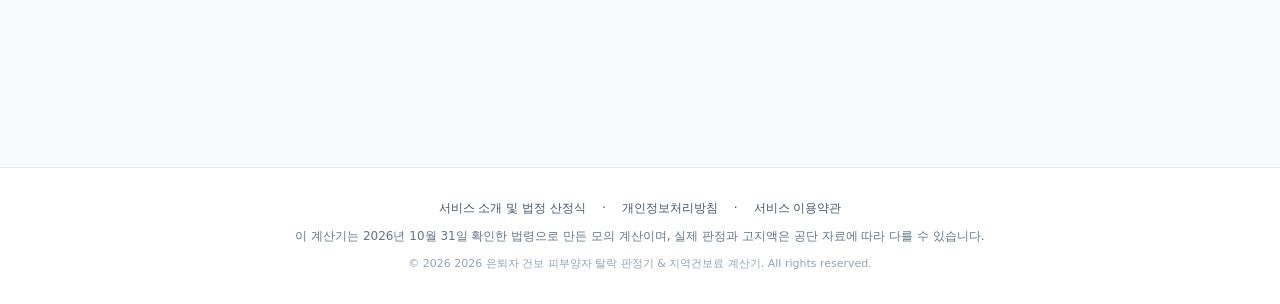
<file: pension-250.html>
<!DOCTYPE html>
<html lang="ko">
<head>
    <meta charset="utf-8"/>
    <meta content="width=device-width, initial-scale=1.0" name="viewport"/>
    <link rel="preconnect" href="https://pagead2.googlesyndication.com">
    <title>연금 월 250만원 지역건보료 계산기 | 공무원·사학·국민연금</title>
    <meta content="공무원·사학·국민연금 월 250만원(연 3,000만원) 은퇴자의 연금 50% 반영 지역건보료를 계산합니다." name="description"/>
    <meta content="2026 건강보험 피부양자 자격 조건, 건보료 피부양자 탈락 2000만원, 국민연금 건보료 피부양자 박탈, 지역가입자 건강보험료 점수 계산, 피부양자 재산세 과세표준 5.4억" name="keywords"/>
    <meta name="robots" content="noindex, follow">
    <link href="https://health-dependent.enjoy-onepage.com/pension-250.html" rel="canonical"/>
    <meta content="website" property="og:type"/>
    <meta content="ko_KR" property="og:locale"/>
    <meta content="https://health-dependent.enjoy-onepage.com/pension-250.html" property="og:url"/>
    <meta content="2026 건보 피부양자 & 지역보험료 계산기" property="og:site_name"/>
    <meta content="연금 월 250만원 지역건보료 계산기 | 공무원·사학·국민연금" property="og:title"/>
    <meta content="공무원·사학·국민연금 월 250만원(연 3,000만원) 은퇴자의 연금 50% 반영 지역건보료를 계산합니다." property="og:description"/>
    <meta content="https://health-dependent.enjoy-onepage.com/og-image.png" property="og:image"/>
    <meta content="summary_large_image" name="twitter:card"/>
    <meta content="연금 월 250만원 지역건보료 계산기 | 공무원·사학·국민연금" name="twitter:title"/>
    <meta content="공무원·사학·국민연금 월 250만원(연 3,000만원) 은퇴자의 연금 50% 반영 지역건보료를 계산합니다." name="twitter:description"/>
    <meta content="https://health-dependent.enjoy-onepage.com/og-image.png" name="twitter:image"/>
    <link href="/favicon.ico" rel="icon" type="image/x-icon"/>
    <link href="/icon.png" rel="apple-touch-icon"/>
    <link rel="stylesheet" href="./style.css">
    <script async="" crossorigin="anonymous" src="https://pagead2.googlesyndication.com/pagead/js/adsbygoogle.js?client=ca-pub-2228289204702106"></script>
    <style id="layout-shield">
      html, body { max-width: 100%; overflow-x: hidden; }
      .manual-ad-box { width: 100%; max-width: 960px; margin-left: auto; margin-right: auto; text-align: center; overflow: hidden; }
      .manual-ad-box ins { max-width: 100% !important; overflow: hidden !important; }
      :focus-visible { outline: 2px solid #3b82f6 !important; outline-offset: 2px !important; }
      input:focus-visible, select:focus-visible, textarea:focus-visible, button:focus-visible { outline: 2px solid #2563eb !important; outline-offset: 1px !important; }
      /* Remodel components */
      .extra-section { margin-top: 2rem; margin-bottom: 2rem; }
      .extra-table-wrap { width: 100%; border-radius: 0.75rem; border: 1px solid #e2e8f0; background: #fff; overflow: hidden; }
      .extra-table { table-layout: fixed; width: 100%; border-collapse: collapse; text-align: right; word-break: keep-all; }
      .extra-table th { background: #f8fafc; color: #475569; font-size: 0.68rem; font-weight: 700; padding: 0.45rem 0.2rem; border-bottom: 1px solid #e2e8f0; text-align: center; line-height: 1.25; }
      .extra-table td { padding: 0.45rem 0.2rem; border-bottom: 1px solid #f1f5f9; color: #1e293b; font-size: 0.68rem; }
      .extra-table td.td-col1 { text-align: left; font-weight: 600; padding-left: 0.4rem; }
      .extra-table td.td-val { font-size: 0.66rem; font-weight: 600; letter-spacing: -0.02em; }
      .extra-table tr.active-preset { background: #eff6ff; font-weight: 700; }
      .checkpoints-card { background: #fff; border: 1px solid #e2e8f0; border-radius: 1rem; padding: 1.25rem; margin-top: 1.5rem; }
      .sublinks-section { margin-top: 2rem; margin-bottom: 2rem; }
      .sublinks-grid { display: grid; grid-template-columns: 1fr; gap: 1rem; }
      @media (min-width: 768px) { .sublinks-grid { grid-template-columns: 1fr 1fr; } }
      .sublinks-card { background: #fff; border: 1px solid #e2e8f0; border-radius: 1rem; padding: 1.25rem; box-shadow: 0 1px 2px 0 rgba(0, 0, 0, 0.05); }
      .sublinks-card h3 { font-size: 0.9rem; font-weight: 700; color: #0f172a; margin-bottom: 0.75rem; display: flex; align-items: center; gap: 0.5rem; }
      .sublinks-card ul { display: flex; flex-direction: column; gap: 0.35rem; list-style: none; padding: 0; margin: 0; }
      .sublink-item a { display: block; font-size: 0.8rem; color: #0284c7; text-decoration: none; padding: 0.35rem 0.5rem; border-radius: 0.5rem; transition: background 0.15s; word-break: keep-all; }
      .sublink-item a:hover { background: #f0f9ff; text-decoration: underline; }
      .sublink-item a.current-page { font-weight: 700; color: #0369a1; background: #f0f9ff; }
    </style>
    <style id="mobile-hardening-shield">
      body, h1, h2, h3, h4, p, span, label { word-break: keep-all; overflow-wrap: break-word; }
      button, [role="button"], a.btn { white-space: nowrap; word-break: keep-all; }
      @media (max-width: 640px) {
        input, select, textarea { font-size: 16px !important; }
        button, [role="button"], a.btn { min-height: 44px; }
      }
    </style>

    <script type="application/ld+json">
{
  "@context": "https://schema.org",
  "@graph": [
    {
      "@type": "WebApplication",
      "@id": "https://health-dependent.enjoy-onepage.com/pension-250.html#webapp",
      "name": "연금 월 250만원 지역건보료 계산기 | 공무원·사학·국민연금",
      "url": "https://health-dependent.enjoy-onepage.com/pension-250.html",
      "applicationCategory": "UtilityApplication",
      "operatingSystem": "All",
      "browserRequirements": "Requires JavaScript. Requires HTML5.",
      "description": "공무원·사학·국민연금 월 250만원(연 3,000만원) 은퇴자의 연금 50% 반영 지역건보료를 계산합니다.",
      "image": "https://health-dependent.enjoy-onepage.com/og-image.png",
      "offers": {
        "@type": "Offer",
        "price": "0",
        "priceCurrency": "KRW"
      }
    },
    {
      "@type": "FAQPage",
      "@id": "https://health-dependent.enjoy-onepage.com/pension-250.html#faq",
      "mainEntity": [
        {
          "@type": "Question",
          "name": "공무원연금이나 사학연금도 국민연금과 동일하게 건보료가 부과되나요?",
          "acceptedAnswer": {
            "@type": "Answer",
            "text": "네, 직역연금과 국민연금 모두 국민건강보험법상 공적연금소득으로 분류되어 동일하게 50% 부과율이 적용됩니다."
          }
        },
        {
          "@type": "Question",
          "name": "월 250만 원 수령자가 지역가입자로 전환되면 연간 건보료 부담은 얼마인가요?",
          "acceptedAnswer": {
            "@type": "Answer",
            "text": "공시가 9억 원 주택(60%, 과표 5억 4,000만 원) 기준 월 약 289,529원, 연 약 347만 원의 건강보험료와 장기요양보험료를 냅니다."
          }
        },
        {
          "@type": "Question",
          "name": "피부양자 탈락 통보는 언제 어떻게 이루어지나요?",
          "acceptedAnswer": {
            "@type": "Answer",
            "text": "국민건강보험공단이 매년 11월 전년도 국세청 연금 및 종합소득 자료를 연계하여 자격 변동을 통보합니다."
          }
        }
      ]
    }
  ]
}
    </script>

<script id="math-guard">
// Global Math & DOM Output Guard: prevents NaN / Infinity leaks to UI
(function() {
  const origToLocaleString = Number.prototype.toLocaleString;
  Number.prototype.toLocaleString = function(locales, options) {
    if (!Number.isFinite(this.valueOf())) return '0';
    return origToLocaleString.call(this, locales, options);
  };
  const origToFixed = Number.prototype.toFixed;
  Number.prototype.toFixed = function(digits) {
    if (!Number.isFinite(this.valueOf())) return '0';
    return origToFixed.call(this, digits);
  };
})();
</script>
<style id="ad-cls-shield">
  .ad-bottom { min-height: 280px !important; }
  .ad-bottom ins { min-height: 280px !important; }
</style>
<!-- KIRO:VALUES START -->
<script type="application/json" id="kiro-values">{"app":"health-dependent-calc","valid_until":"2026-12-31","soft_days":60,"hard_days":120,"grace_days":31,"status":"unverified","note":"이 페이지의 보험료율과 기준 금액은 2026년 기준","values":{}}</script>
<script>/* Kiro value guard v1 (2026-11-01). Values come from #kiro-values, written by the home server's value watcher.
   window.KIRO_V = values in force today (a scheduled "next" set applies from its date).
   Elements carrying data-v (value or =expression) and data-f (format) are re-rendered from those values;
   a notice appears when the values are stale. */
(function (W, doc) {
  var D, V = {}, today, NEXT = false;
  function ymd(s) { var m = /^(\d{4})-(\d{2})-(\d{2})/.exec(s || ''); return m ? [+m[1], +m[2], +m[3]] : null; }
  function num(a) { return a ? a[0] * 10000 + a[1] * 100 + a[2] : 0; }
  function dayIndex(a) { return Math.floor(Date.UTC(a[0], a[1] - 1, a[2]) / 86400000); }
  function own(o, k) { return Object.prototype.hasOwnProperty.call(o, k); }
  try {
    var el = doc.getElementById('kiro-values');
    if (!el) return;
    D = JSON.parse(el.textContent || '{}');
    var d = new Date();
    today = [d.getFullYear(), d.getMonth() + 1, d.getDate()];
    var base = D.values || {}, k;
    for (k in base) if (own(base, k)) V[k] = base[k];
    if (D.next && D.next.values && ymd(D.next.from) && num(today) >= num(ymd(D.next.from))) {
      for (k in D.next.values) if (own(D.next.values, k)) V[k] = D.next.values[k];
      NEXT = true;
    }
    V._checked = D.checked || '';
  } catch (e) { return; }
  function lookup(p) {
    var o = V, parts = String(p).split('/');
    for (var i = 0; i < parts.length; i++) { if (o === null || typeof o !== 'object' || !own(o, parts[i])) return undefined; o = o[parts[i]]; }
    return o;
  }
  function fix(x, n) {
    var p = Math.pow(10, n), r = Math.floor(Math.abs(x) * p + 0.5), s = String(r);
    if (n) { while (s.length <= n) s = '0' + s; s = s.slice(0, -n) + '.' + s.slice(-n); }
    return (x < 0 && r ? '-' : '') + s;
  }
  function grp(s) {
    var neg = s.charAt(0) === '-', t = neg ? s.slice(1) : s, parts = t.split('.');
    parts[0] = parts[0].replace(/\B(?=(\d{3})+(?!\d))/g, ',');
    return (neg ? '-' : '') + parts.join('.');
  }
  function usd(x) {
    var r = Math.floor(Math.abs(x) * 1000 + 0.5);
    if (r % 1000 === 0) return '$' + grp(String(r / 1000));
    var s = fix(x, 3);
    if (s.slice(-1) === '0') s = s.slice(0, -1);
    return '$' + grp(s);
  }
  function F(v, f) {
    if (v === undefined || v === null || v === '') return null;
    var a;
    switch (f) {
      case 'int': return grp(fix(+v, 0));
      case 'won': return grp(fix(+v, 0)) + '원';
      case 'pct0': return fix(+v, 0) + '%';
      case 'pct1': return fix(+v, 1) + '%';
      case 'pct2': return fix(+v, 2) + '%';
      case 'pctx': a = fix(+v, 2); return (a.slice(-1) === '0' ? a.slice(0, -1) : a) + '%';
      case 'num1': return grp(fix(+v, 1));
      case 'num2': return grp(fix(+v, 2));
      case 'usd': return usd(+v);
      case 'usd2': return '$' + grp(fix(+v, 2));
      case 'date': a = ymd(v); return a ? a[0] + '년 ' + a[1] + '월 ' + a[2] + '일' : null;
      case 'ym': a = ymd(v); return a ? a[0] + '년 ' + a[1] + '월' : null;
      case 'y': a = ymd(v); return a ? String(a[0]) : null;
      case 'md': a = ymd(v); return a ? a[1] + '월 ' + a[2] + '일' : null;
      default: return String(v);
    }
  }
  var FN = {
    round: function (x, n) { var p = Math.pow(10, n || 0); return Math.floor(Math.abs(x) * p + 0.5) / p * (x < 0 ? -1 : 1); },
    floor: Math.floor, ceil: Math.ceil, min: Math.min, max: Math.max, abs: Math.abs
  };
  function ev(expr) {
    expr = String(expr || '');
    if (expr.charAt(0) !== '=') return lookup(expr);
    var body = expr.slice(1);
    if (!/^[\w\s.+\-*\/(),]*$/.test(body)) return undefined;
    var js = body.replace(/[A-Za-z_]\w*/g, function (n) { return own(FN, n) ? 'F.' + n : 'L(' + JSON.stringify(n) + ')'; });
    try { var r = Function('F', 'L', 'return (' + js + ');')(FN, lookup); return (typeof r === 'number' && isFinite(r)) ? r : undefined; }
    catch (e) { return undefined; }
  }
  function render() {
    var els = doc.querySelectorAll('[data-v]');
    for (var i = 0; i < els.length; i++) {
      var t = F(ev(els[i].getAttribute('data-v')), els[i].getAttribute('data-f') || 'raw');
      if (t !== null && els[i].textContent !== t) els[i].textContent = t;
    }
  }
  function notice() {
    var level = 0, msg = '', t = dayIndex(today), vu = ymd(D.valid_until), ck = ymd(D.checked);
    if (vu && num(today) > num(vu)) {
      level = (t - dayIndex(vu) > (D.grace_days || 31)) ? 2 : 1;
      msg = (D.note ? D.note + '입니다. ' : '') + '그 뒤 바뀐 기준은 아직 반영하지 못해 계산 결과가 다를 수 있어요.';
    } else if (D.status === 'pending') {
      level = 1;
      msg = D.pending_note || '공식 기준이 바뀐 것으로 보여 새 값을 확인하고 있어요. 계산 결과가 다를 수 있어요.';
    } else if (ck && D.status === 'ok') {
      var age = t - dayIndex(ck);
      if (age > (D.hard_days || 120)) level = 2; else if (age > (D.soft_days || 60)) level = 1;
      if (level) msg = '이 페이지의 값은 ' + F(D.checked, 'date') + '에 공식 자료로 확인한 것이에요. 그 뒤 바뀌었을 수 있어요.';
    }
    W.KIRO_STALE = level;
    if (!level) return;
    if (level === 2) msg += ' 정확한 금액은 공식 기관에서 확인하세요.';
    var box = doc.createElement('div');
    box.id = 'kiro-fresh';
    box.setAttribute('role', 'status');
    box.style.cssText = 'box-sizing:border-box;width:calc(100% - 24px);max-width:1080px;margin:12px auto;padding:10px 14px;' +
      'border:1px solid #f59e0b;border-radius:10px;background:#fffbeb;color:#78350f;font-size:14px;line-height:1.6;word-break:keep-all;text-align:left';
    box.textContent = '\u26a0\ufe0f ' + msg;
    var h = doc.querySelector('body > header') || doc.querySelector('header'), m = doc.querySelector('main');
    if (h && h.parentNode) h.parentNode.insertBefore(box, h.nextSibling);
    else if (m && m.parentNode) m.parentNode.insertBefore(box, m);
    else doc.body.insertBefore(box, doc.body.firstChild);
    if (level === 2 && D.hide) {
      for (var i = 0; i < D.hide.length; i++) {
        var hs = doc.querySelectorAll(D.hide[i]);
        for (var j = 0; j < hs.length; j++) hs[j].style.display = 'none';
      }
    }
  }
  W.KIRO_V = V; W.KIRO_VALUES = D; W.KIRO_FMT = F; W.KIRO_EVAL = ev; W.KIRO_NEXT = NEXT;
  function go() { try { render(); } catch (e) {} try { notice(); } catch (e2) {} }
  if (doc.readyState === 'loading') doc.addEventListener('DOMContentLoaded', go); else go();
})(window, document);</script>
<!-- KIRO:VALUES END -->
</head>
<body class="bg-slate-50 text-slate-800 antialiased font-sans min-h-screen flex flex-col justify-between">
    <header class="bg-white border-b border-slate-200 sticky top-0 z-50">
        <div class="max-w-5xl mx-auto px-4 py-3 flex items-center justify-between">
            <a class="flex items-center gap-2 text-slate-900 font-bold text-lg hover:text-cyan-600 transition" href="/">
                <span class="w-8 h-8 rounded-lg bg-cyan-600 text-white flex items-center justify-center font-black text-sm shadow-sm">건보</span>
                <span>은퇴자 건보 피부양자 판정기</span>
            </a>
            <div class="flex items-center gap-2 text-xs text-slate-500 font-medium">
                <span class="inline-block w-2 h-2 rounded-full bg-cyan-500"></span> 점수당 211.5원 반영
            </div>
        </div>
    </header>

    <!-- Top Ad Banner -->
    <div class="manual-ad-box ad-top-banner" style="width: 100%; max-width: 960px; margin: 8px auto 16px; text-align: center;">
        <ins class="adsbygoogle" data-ad-client="ca-pub-2228289204702106" data-ad-format="horizontal" data-ad-slot="3824727725" data-full-width-responsive="true" style="display:inline-block;width:100%;height:60px;"></ins>
        <script>(adsbygoogle = window.adsbygoogle || []).push({});</script>
    </div>

    <!-- PAGE:HERO START -->
    <section class="max-w-5xl mx-auto px-4 pt-4 pb-2 w-full">
        <div class="border-b border-slate-200 pb-4">
            <div class="inline-flex items-center gap-1.5 px-3 py-1 rounded-full text-xs font-semibold bg-cyan-100 text-cyan-800 mb-2">
                <span>국민건강보험법 시행규칙 별표 1의2 · 시행령 제44조·별표 4 (2026년)</span>
            </div>
            <h1 class="text-2xl sm:text-3xl font-extrabold text-slate-900 tracking-tight">
                공무원·사학·국민연금 월 250만 원 은퇴자 지역건보료 계산기
            </h1>
            <p class="text-slate-600 text-sm mt-1">
                월 공적연금 250만 원(연간 3,000만 원) 은퇴자의 소득보험료(월 89,875원)와 재산 과표 합산 지역고지액을 계산합니다.
            </p>
        </div>
    </section>
    <!-- PAGE:HERO END -->

    <main class="max-w-5xl mx-auto px-4 py-4 w-full flex-grow">
        <div class="grid grid-cols-1 lg:grid-cols-12 gap-6 items-start">
            <!-- Left: Inputs (6 cols) -->
            <section class="lg:col-span-6 bg-white rounded-2xl p-5 shadow-sm border border-slate-200 space-y-4">
                <h2 class="text-base font-bold text-slate-900 flex items-center gap-2">
                    <span class="w-2 h-4 bg-cyan-600 rounded-full"></span>
                    은퇴자 소득 및 보유 재산 입력
                </h2>

                <div>
                    <label class="block text-xs font-semibold text-slate-700 mb-1" for="monthlyPension">월 공적연금 수령액 (국민·공무원·사학·군인연금)</label>
                    <div class="relative">
                        <input type="text" id="monthlyPension" value="2,500,000" class="w-full px-3 py-2.5 bg-white border border-slate-300 rounded-lg text-slate-900 font-bold text-base focus:ring-2 focus:ring-cyan-500" placeholder="예: 1,800,000">
                        <span class="absolute right-3 top-2.5 text-xs text-slate-400 font-normal">원/월</span>
                    </div>
                    <span class="text-[11px] text-slate-400 mt-0.5 block">연간 환산: <span id="annualPensionText" class="font-semibold text-slate-700">30,000,000원</span></span>
                </div>

                <div>
                    <label class="block text-xs font-semibold text-slate-700 mb-1" for="annualFinanceIncome">연간 금융소득 (이자·배당소득 합계)</label>
                    <div class="relative">
                        <input type="text" id="annualFinanceIncome" value="0" class="w-full px-3 py-2.5 bg-white border border-slate-300 rounded-lg text-slate-900 font-bold text-base focus:ring-2 focus:ring-cyan-500" placeholder="예: 0">
                        <span class="absolute right-3 top-2.5 text-xs text-slate-400 font-normal">원/년</span>
                    </div>
                    <span class="text-[11px] text-slate-400 mt-0.5 block">연 1,000만 원 초과 시 전액 소득 합산</span>
                </div>

                <div>
                    <label class="block text-xs font-semibold text-slate-700 mb-1" for="propertyPrice" id="propertyLabel">보유 부동산 공시가격 (시가표준액)</label>
                    <div class="relative">
                        <input type="text" id="propertyPrice" value="900,000,000" class="w-full px-3 py-2.5 bg-white border border-slate-300 rounded-lg text-slate-900 font-bold text-base focus:ring-2 focus:ring-cyan-500" placeholder="예: 800,000,000">
                        <span class="absolute right-3 top-2.5 text-xs text-slate-400 font-normal">원</span>
                    </div>
                    <span class="text-[11px] text-slate-400 mt-0.5 block">재산세 과표(<span id="fmvText">주택 60%</span>): <span id="taxBaseText" class="font-semibold text-slate-700">540,000,000원</span></span>
                    <label class="block text-xs font-semibold text-slate-700 mb-1" for="propType" style="margin-top:10px">부동산 종류 (재산세 과세표준 계산 방법)</label>
                    <select id="propType" class="w-full px-3 py-2.5 bg-white border border-slate-300 rounded-lg text-slate-900 font-bold text-base focus:ring-2 focus:ring-cyan-500">
                        <option value="one">1세대 1주택 (43~45%)</option>
                        <option value="house" selected>그 밖의 주택 (60%)</option>
                        <option value="land">토지·건축물 (70%)</option>
                        <option value="base">과세표준 직접 입력</option>
                    </select>
                </div>

                <div class="p-3.5 bg-slate-50 rounded-xl border border-slate-200">
                    <span class="text-xs font-bold text-slate-800 block mb-1">사업자등록 여부</span>
                    <label class="flex items-center gap-2 cursor-pointer mt-1">
                        <input type="checkbox" id="hasBizReg" class="w-4 h-4 text-cyan-600 rounded border-slate-300" aria-label="사업자등록과 사업소득이 있음">
                        <span class="text-xs text-slate-700">사업자등록이 있고 사업소득이 있음 (1원이라도 있으면 탈락)</span>
                    </label>
                </div>

                <div class="flex gap-2 pt-2">
                    <button id="calcBtn" type="button" class="flex-1 py-3.5 px-4 bg-cyan-600 hover:bg-cyan-700 text-white font-bold rounded-xl shadow-md transition text-base flex items-center justify-center gap-2 whitespace-nowrap">
                        피부양자 자격 및 보험료 계산
                    </button>
                    <button id="resetBtn" type="button" class="px-4 py-3.5 bg-slate-100 hover:bg-slate-200 text-slate-600 font-semibold rounded-xl transition text-sm whitespace-nowrap">
                        초기화
                    </button>
                </div>
            </section>

            <!-- Right: Decision Receipt (6 cols) -->
            <section class="lg:col-span-6 lg:sticky lg:top-20 space-y-4">
                <div class="bg-white rounded-2xl p-6 shadow-md border-2 border-cyan-500/30">
                    <div class="flex items-center justify-between border-b border-slate-100 pb-3 mb-3">
                        <span class="text-xs font-bold text-slate-500 uppercase tracking-wider">피부양자 자격 판정 결과</span>
                        <span id="qualBadge" class="text-xs font-black px-2.5 py-1 rounded bg-rose-100 text-rose-800">피부양자 탈락 (지역가입자 전환)</span>
                    </div>

                    <div class="mb-4">
                        <span class="text-xs text-slate-500 block mb-1">탈락 시 매월 예상 지역건보료 고지액</span>
                        <div class="flex items-baseline gap-2">
                            <span id="resTotalHealthBill" class="text-3xl sm:text-4xl font-black text-cyan-600">289,529</span>
                            <span class="text-lg font-bold text-slate-800">원 / 월</span>
                        </div>
                        <span class="text-xs text-slate-500">연간 고정 지출: <span id="resAnnualBill" class="font-bold text-slate-900">3,474,352원</span></span>
                    </div>

                    <!-- Breakdown Table -->
                    <div class="space-y-2.5 text-xs border-t border-b border-slate-100 py-3.5 mb-4">
                        <div class="flex justify-between text-slate-600">
                            <span>연간 합산 소득</span>
                            <span id="resTotalIncome" class="font-bold text-slate-900">30,000,000원</span>
                        </div>
                        <div class="flex justify-between text-slate-600">
                            <span>소득 기준 판정 (연 2,000만 원 이하)</span>
                            <span id="resIncomePass" class="font-bold text-rose-600">미충족 (연 2천만 원 초과)</span>
                        </div>
                        <div class="flex justify-between text-slate-600">
                            <span>재산세 과세표준 (5.4억/9억)</span>
                            <span id="resPropertyPass" class="font-bold text-emerald-600">5억 4,000만 원 (충족)</span>
                        </div>
                        <div class="flex justify-between text-slate-700 pt-2 border-t border-slate-100">
                            <span>월 소득보험료 (연금 50% 인정, 7.19%)</span>
                            <span id="resIncomeFee" class="font-bold text-slate-900">89,875원</span>
                        </div>
                        <div class="flex justify-between text-slate-700">
                            <span>월 재산보험료 (과표 1억 공제 후 <span id="propPointsText">785</span>점 × 211.5원)</span>
                            <span id="resPropertyFee" class="font-bold text-slate-900">166,028원</span>
                        </div>
                        <div class="flex justify-between text-slate-700">
                            <span>장기요양보험료 (건보료의 13.14%)</span>
                            <span id="resLtcFee" class="font-bold text-slate-900">33,627원</span>
                        </div>
                    </div>

                    <!-- Strategic Advice -->
                    <div id="adviceBox" class="p-3 bg-cyan-50 rounded-xl border border-cyan-200 text-xs text-cyan-900 space-y-1">
                        <span class="font-bold block">💡 결과 풀이</span>
                        <p id="adviceText">피부양자에서 빠지면 지역보험료로 월 약 289,529원, 연 약 3,474,352원을 냅니다.</p>
                    </div>

                    <button id="copyResultBtn" type="button" class="w-full mt-4 py-3 bg-slate-900 hover:bg-slate-800 text-white font-bold rounded-xl text-xs flex items-center justify-center gap-2 transition whitespace-nowrap">
                        결과 전체 복사하기
                    </button>
                </div>
            </section>
        </div>

        <!-- Guide -->
        <section class="mt-12 bg-white rounded-2xl p-6 shadow-sm border border-slate-200">
            <h2 class="text-lg font-bold text-slate-900 mb-4 flex items-center gap-2">
                <span class="w-2 h-4 bg-cyan-600 rounded-full"></span>
                건강보험 피부양자 인정기준 & 지역보험료 부과체계
            </h2>
            <div class="grid grid-cols-1 md:grid-cols-2 gap-4 text-xs sm:text-sm text-slate-600">
                <div class="p-4 bg-slate-50 rounded-xl">
                    <h3 class="font-bold text-slate-900 mb-1">1. 연소득 2,000만 원의 함정</h3>
                    <p>국민연금, 공무원연금 등 공적연금은 물가상승률에 따라 매년 인상되므로, 소득 합산율 100% 규정에 의해 월 166만 6,666원을 넘는 순간 피부양자 자격이 완전히 박탈됩니다.</p>
                </div>
                <div class="p-4 bg-slate-50 rounded-xl">
                    <h3 class="font-bold text-slate-900 mb-1">2. 지역보험료 산정 시 50% 인정</h3>
                    <p>피부양자 심사 시에는 연금소득이 100% 반영되지만, 탈락 후 지역가입자 보험료를 매길 때는 연금소득의 50%만 부과 소득으로 산입되어 보험료율(7.19%)이 적용됩니다.</p>
                </div>
            </div>
        </section>
    

                <!-- KIRO:HD-BASIS START -->
        <section class="bg-white rounded-2xl p-6 shadow-sm border border-slate-200" style="margin-top:24px">
            <h2 class="text-lg font-bold text-slate-900 mb-4">계산 기준과 이 계산기가 반영하지 않는 것</h2>
            <ul class="text-xs sm:text-sm text-slate-600" style="list-style:disc;padding-left:1.25em;line-height:1.7">
                <li>피부양자 소득요건: 소득 합계가 연 2,000만 원 이하이고 사업소득이 없어야 합니다. 사업자등록이 없으면 사업소득 연 500만 원까지는 없는 것으로 보지만, 주택임대소득은 이 예외가 없습니다. 기혼자는 부부 모두 충족해야 합니다(시행규칙 별표 1의2 제1호).</li>
                <li>재산요건: 재산세 과세표준 합계가 5억 4천만 원 이하이거나, 5억 4천만 원 초과 9억 원 이하이면서 소득이 연 1,000만 원 이하여야 합니다(같은 별표 제2호).</li>
                <li>소득 산정: 피부양자 판정에는 공적연금 전액, 지역보험료에는 연금의 50%를 넣습니다. 이자·배당소득은 합계가 연 1,000만 원 이하이면 넣지 않습니다(시행규칙 제44조). 연금소득은 보통 전년도 자료로 반영합니다(시행령 제41조 제3항).</li>
                <li>보험료: 소득월액 × 7.19%와 재산 점수 × 211.5원을 더합니다(시행령 제44조). 재산 점수는 과세표준 합계에서 1억 원을 뺀 금액을 60등급 점수표(시행령 별표 4)에 넣어 구합니다. 소득월액이 28만 원 이하면 소득 부분은 최저보험료 20,160원입니다(시행규칙 제44조 제3항, 보건복지부 고시 제2025-222호). 장기요양보험료는 건강보험료 × 0.9448% ÷ 7.19%, 곧 13.14%입니다(노인장기요양보험법 제9조, 시행령 제4조).</li>
                <li>재산세 과세표준: 주택은 공시가의 60%, 2026년 1세대 1주택은 43~45%, 토지·건축물은 70%입니다(지방세법 시행령 제109조). 과세표준 상한제 때문에 실제 과표는 더 낮을 수 있으니, 재산세 고지서가 있으면 '과세표준 직접 입력'을 고르세요.</li>
                <li>반영하지 않는 것: 근로·기타·사업·주택임대소득 금액, 전월세 보증금, 주택담보대출 공제, 형제자매 기준(과표 1억 8천만 원), 보험료 경감·감면.</li>
            </ul>
            <p style="margin-top:12px;font-size:12px;color:#64748b">확인일: 2026년 10월 31일 · 출처(국가법령정보센터): <a href="https://www.law.go.kr/법령/국민건강보험법시행령" target="_blank" rel="noopener" style="text-decoration:underline">국민건강보험법 시행령</a> · <a href="https://www.law.go.kr/법령/국민건강보험법시행규칙" target="_blank" rel="noopener" style="text-decoration:underline">시행규칙</a> · <a href="https://www.law.go.kr/법령/노인장기요양보험법시행령" target="_blank" rel="noopener" style="text-decoration:underline">노인장기요양보험법 시행령</a> · <a href="https://www.law.go.kr/법령/지방세법시행령" target="_blank" rel="noopener" style="text-decoration:underline">지방세법 시행령</a> · <a href="https://www.law.go.kr/행정규칙/월별건강보험료액의상한과하한에관한고시" target="_blank" rel="noopener" style="text-decoration:underline">월별 건강보험료액의 상한과 하한에 관한 고시</a></p>
        </section>
        <!-- KIRO:HD-BASIS END -->
        <!-- PAGE:EXTRA START -->
        <!-- Extra Statutory Analysis & Comparison Block -->
        <section class="extra-section space-y-6">
            <div class="bg-white rounded-2xl p-5 shadow-sm border border-slate-200">
                <div class="flex items-center justify-between mb-3 pb-2 border-b border-slate-100">
                    <h3 class="text-sm sm:text-base font-bold text-slate-900 flex items-center gap-2">
                        <span class="w-2 h-4 bg-cyan-600 rounded-full"></span>
                        월 공적연금 수령액별 피부양자 판정 & 지역건보료 비교표
                    </h3>
                    <span class="text-[11px] text-slate-500 font-medium">공시가 9억 원 (주택 60%) · 금융소득 0원 기준</span>
                </div>
                <div class="extra-table-wrap">
                    <table class="extra-table">
                        <thead>
                            <tr>
                                <th style="width: 24%;">월 공적연금<br>(연간 환산)</th>
                                <th style="width: 16%;">피부양자<br>판정</th>
                                <th style="width: 20%;">월 소득<br>건보료</th>
                                <th style="width: 20%;">월 재산<br>건보료</th>
                                <th style="width: 20%;">월 총고지액<br>(요양 포함)</th>
                            </tr>
                        </thead>
                        <tbody>
            <tr>
                <td class="td-col1">월 150만<br><span class="text-[10px] text-slate-500 font-normal">(1,800만)</span></td>
                <td style="text-align:center;"><span class="px-1.5 py-0.5 rounded text-[11px] font-bold bg-emerald-100 text-emerald-800">유지</span></td>
                <td class="td-val">0원</td>
                <td class="td-val">0원</td>
                <td class="td-val font-bold text-cyan-700">0원</td>
            </tr>
            <tr>
                <td class="td-col1">월 166만<br><span class="text-[10px] text-slate-500 font-normal">(1,992만)</span></td>
                <td style="text-align:center;"><span class="px-1.5 py-0.5 rounded text-[11px] font-bold bg-emerald-100 text-emerald-800">유지</span></td>
                <td class="td-val">0원</td>
                <td class="td-val">0원</td>
                <td class="td-val font-bold text-cyan-700">0원</td>
            </tr>
            <tr>
                <td class="td-col1">월 170만<br><span class="text-[10px] text-slate-500 font-normal">(2,040만)</span></td>
                <td style="text-align:center;"><span class="px-1.5 py-0.5 rounded text-[11px] font-bold bg-rose-100 text-rose-800">탈락</span></td>
                <td class="td-val">61,115원</td>
                <td class="td-val">166,028원</td>
                <td class="td-val font-bold text-cyan-700">256,990원</td>
            </tr>
            <tr>
                <td class="td-col1">월 200만<br><span class="text-[10px] text-slate-500 font-normal">(2,400만)</span></td>
                <td style="text-align:center;"><span class="px-1.5 py-0.5 rounded text-[11px] font-bold bg-rose-100 text-rose-800">탈락</span></td>
                <td class="td-val">71,900원</td>
                <td class="td-val">166,028원</td>
                <td class="td-val font-bold text-cyan-700">269,192원</td>
            </tr>
            <tr class="active-preset">
                <td class="td-col1">월 250만<br><span class="text-[10px] text-slate-500 font-normal">(3,000만)</span></td>
                <td style="text-align:center;"><span class="px-1.5 py-0.5 rounded text-[11px] font-bold bg-rose-100 text-rose-800">탈락</span></td>
                <td class="td-val">89,875원</td>
                <td class="td-val">166,028원</td>
                <td class="td-val font-bold text-cyan-700">289,529원</td>
            </tr>
            <tr>
                <td class="td-col1">월 300만<br><span class="text-[10px] text-slate-500 font-normal">(3,600만)</span></td>
                <td style="text-align:center;"><span class="px-1.5 py-0.5 rounded text-[11px] font-bold bg-rose-100 text-rose-800">탈락</span></td>
                <td class="td-val">107,850원</td>
                <td class="td-val">166,028원</td>
                <td class="td-val font-bold text-cyan-700">309,866원</td>
            </tr>
                        </tbody>
                    </table>
                </div>
                <p class="text-[11px] text-slate-400 mt-2">* 연금 50% 반영, 보험료율 7.19%, 재산은 과표에서 1억 원을 뺀 금액의 시행령 별표 4 점수 × 211.5원, 장기요양보험료(건강보험료의 13.14%) 포함. 2026년 10월 31일 확인한 법령 기준 모의 계산입니다.</p>
            </div>

            <div class="checkpoints-card">
                <h3 class="text-sm sm:text-base font-bold text-slate-900 mb-3 flex items-center gap-2">
                    <span class="w-2 h-4 bg-indigo-600 rounded-full"></span>
                    핵심 국민건강보험법 법정 체크포인트
                </h3>
                <ul class="text-xs sm:text-sm text-slate-700 space-y-2">
                <li class="flex items-start gap-2"><span class="text-cyan-600 font-bold shrink-0">✓</span><span>공무원연금·사학연금·군인연금·국민연금 등 모든 공적연금은 피부양자 심사 시 100% 전액 소득으로 반영됩니다.</span></li>
                <li class="flex items-start gap-2"><span class="text-cyan-600 font-bold shrink-0">✓</span><span>연간 3,000만 원 수령 시 50%인 1,500만 원이 부과소득이 되어 월 소득건보료는 89,875원이 부과됩니다.</span></li>
                <li class="flex items-start gap-2"><span class="text-cyan-600 font-bold shrink-0">✓</span><span>공시가 9억 원 주택(60%)은 과표 5억 4,000만 원이고, 1억 원을 뺀 4억 4,000만 원은 시행령 별표 4의 32등급이라 785점(월 약 166,028원)입니다.</span></li>
                </ul>
            </div>
        </section>
        <!-- PAGE:EXTRA END -->

        <!-- PAGE:SUBLINKS START -->
        <!-- Navigation Sublinks -->
        <section class="sublinks-section">
            <div class="sublinks-grid">
                <div class="sublinks-card">
                    <h3>📊 월 공적연금·재산 구간별 피부양자 판정 & 지역건보료 표</h3>
                    <ul>
                        <li class="sublink-item"><a href="/pension-150.html">연금 월 150만 원 (연 1,800만 · 자격 유지)</a></li>
                        <li class="sublink-item"><a href="/pension-170.html">연금 월 170만 원 (연 2,040만 · 탈락 경계)</a></li>
                        <li class="sublink-item"><a href="/pension-200.html">연금 월 200만 원 (연 2,400만 · 지역건보료)</a></li>
                        <li class="sublink-item"><a href="/pension-250.html" class="current-page" aria-current="page">연금 월 250만 원 (공무원·사학·국민연금)</a></li>
                        <li class="sublink-item"><a href="/pension-300.html">연금 월 300만 원 (연 3,600만 · 공시가 10억)</a></li>
                        <li class="sublink-item"><a href="/prop-900m-limit.html">공시가 9억~15억 (과표 5.4억~9억 · 소득 1천만)</a></li>
                    </ul>
                </div>
                <div class="sublinks-card">
                    <h3>📌 재산 9억 초과·금융소득·사업자 & IRP 방어 가이드</h3>
                    <ul>
                        <li class="sublink-item"><a href="/prop-1500m-over.html">공시가 15억+ (과표 9억 초과) 지역건보료</a></li>
                        <li class="sublink-item"><a href="/guide-finance-income-10m.html">이자·배당 금융소득 연 1,000만 원 합산 기준</a></li>
                        <li class="sublink-item"><a href="/guide-business-income-zero.html">사업자등록·임대소득 1원 즉시 탈락 규정</a></li>
                        <li class="sublink-item"><a href="/guide-irp-private-pension.html">사적연금(IRP·연금저축) 비과세 건보료 방어</a></li>
                    </ul>
                </div>
            </div>
        </section>
        <!-- PAGE:SUBLINKS END -->


  
    <!-- ADSENSE START: mid -->
<div class="ad-box ad-mid" style="max-width:1080px;margin:16px auto;padding:0 14px;text-align:center;">
  <ins class="adsbygoogle" style="display:block" data-ad-client="ca-pub-2228289204702106" data-ad-slot="1186914926" data-ad-format="auto" data-full-width-responsive="true"></ins>
  <script>(adsbygoogle = window.adsbygoogle || []).push({});</script>
</div>
<!-- ADSENSE END: mid -->

<!-- E-E-A-T FAQ Section (16-5 헌법 준수) -->
    <section class="mt-8 mb-8 space-y-3">
      <h2 class="text-xl font-bold text-gray-900 mb-4">자주 묻는 질문 (FAQ)</h2>
      <!-- PAGE:FAQ START -->
      <details class="bg-gray-50 p-4 rounded-xl border border-gray-200 group">
        <summary class="font-bold text-gray-800 cursor-pointer list-none flex justify-between items-center">
          <span>공무원연금이나 사학연금도 국민연금과 동일하게 건보료가 부과되나요?</span>
          <span class="text-blue-600 group-open:rotate-180 transition transform">▼</span>
        </summary>
        <p class="mt-3 text-gray-600 text-xs leading-relaxed">
          네, 직역연금과 국민연금 모두 국민건강보험법상 공적연금소득으로 분류되어 동일하게 50% 부과율이 적용됩니다.
        </p>
      </details>
      <details class="bg-gray-50 p-4 rounded-xl border border-gray-200 group">
        <summary class="font-bold text-gray-800 cursor-pointer list-none flex justify-between items-center">
          <span>월 250만 원 수령자가 지역가입자로 전환되면 연간 건보료 부담은 얼마인가요?</span>
          <span class="text-blue-600 group-open:rotate-180 transition transform">▼</span>
        </summary>
        <p class="mt-3 text-gray-600 text-xs leading-relaxed">
          공시가 9억 원 주택(60%, 과표 5억 4,000만 원) 기준 월 약 289,529원, 연 약 347만 원의 건강보험료와 장기요양보험료를 냅니다.
        </p>
      </details>
      <details class="bg-gray-50 p-4 rounded-xl border border-gray-200 group">
        <summary class="font-bold text-gray-800 cursor-pointer list-none flex justify-between items-center">
          <span>피부양자 탈락 통보는 언제 어떻게 이루어지나요?</span>
          <span class="text-blue-600 group-open:rotate-180 transition transform">▼</span>
        </summary>
        <p class="mt-3 text-gray-600 text-xs leading-relaxed">
          국민건강보험공단이 매년 11월 전년도 국세청 연금 및 종합소득 자료를 연계하여 자격 변동을 통보합니다.
        </p>
      </details>
      <!-- PAGE:FAQ END -->
    </section>

  </main>

    <!-- 🔗 딥리서치 토픽 클러스터: 관련 전문 블로그 가이드 역링크 -->
    <section class="max-w-5xl mx-auto my-6 px-4">
      <div class="p-4 bg-gradient-to-r from-blue-50 to-indigo-50 rounded-2xl border border-blue-200/80 shadow-sm flex flex-col sm:flex-row items-center justify-between gap-3">
        <div class="flex items-center gap-3">
          <span class="text-2xl flex-shrink-0">📜</span>
          <div class="text-left">
            <div class="text-[11px] font-bold text-blue-600 uppercase tracking-wider">공식 심층 리포트 연계</div>
            <div class="text-xs sm:text-sm font-bold text-slate-800 leading-snug">퇴직 후 건강보험료 임의계속가입 vs 지역가입자 비교 계산기</div>
          </div>
        </div>
        <a href="https://retiree-health-insurance-calc.enjoy-onepage.com/" target="_blank" rel="noopener noreferrer" class="shrink-0 px-4 py-2 bg-blue-600 hover:bg-blue-700 text-white text-xs font-bold rounded-xl transition shadow-sm hover:shadow flex items-center gap-1.5">
          <span>임의계속가입 비교 →</span>
        </a>
      </div>
    </section>


    <!-- Bottom Large Ad Banner -->
    <div class="manual-ad-box ad-bottom-banner" style="width: 100%; max-width: 960px; margin: 24px auto 16px; text-align: center;min-height:280px;">
        <ins class="adsbygoogle" data-ad-client="ca-pub-2228289204702106" data-ad-format="auto" data-ad-slot="3416334507" data-full-width-responsive="true" style="display:block;min-height:280px;"></ins>
        <script>(adsbygoogle = window.adsbygoogle || []).push({});</script>
    </div>

    
    <footer class="bg-white border-t border-slate-200 py-8 px-4 text-center text-xs text-slate-500">
        <div class="max-w-5xl mx-auto space-y-3">
            <div class="flex flex-wrap justify-center gap-4 text-xs font-medium text-slate-600">
                <a class="hover:text-indigo-600 transition-colors" href="/about.html">서비스 소개 및 법정 산정식</a>
                <span>·</span>
                <a class="hover:text-indigo-600 transition-colors" href="/privacy.html">개인정보처리방침</a>
                <span>·</span>
                <a class="hover:text-indigo-600 transition-colors" href="/terms.html">서비스 이용약관</a>
            </div>
            <p>이 계산기는 2026년 10월 31일 확인한 법령으로 만든 모의 계산이며, 실제 판정과 고지액은 공단 자료에 따라 다를 수 있습니다.</p>
            <p class="text-[11px] text-slate-400">© 2026 2026 은퇴자 건보 피부양자 탈락 판정기 & 지역건보료 계산기. All rights reserved.</p>
        </div>
    </footer>


    <script>
        function parseNum(val) {
            if (!val) return 0;
            return parseInt(val.toString().replace(/,/g, ''), 10) || 0;
        }
        function fmtNum(n) {
            return Math.round(n).toLocaleString('ko-KR');
        }

        ['monthlyPension', 'annualFinanceIncome', 'propertyPrice'].forEach(id => {
            document.getElementById(id).addEventListener('input', (e) => {
                let v = parseNum(e.target.value);
                e.target.value = v ? v.toLocaleString('ko-KR') : '';
                calculate();
            });
        });

        // ---- 2026년 기준: 국가법령정보센터에서 2026년 10월 31일 확인 ----
        const RATE = 0.0719;              // 국민건강보험법 시행령 제44조 제1항: 보험료율 1만분의 719
        const POINT_WON = 211.5;          // 같은 조 제2항: 재산보험료부과점수당 금액 211.5원
        const LTC_RATIO = 0.9448 / 7.19;  // 노인장기요양보험법 제9조, 시행령 제4조: 장기요양보험료율 0.9448% ÷ 건강보험료율 7.19% (13.14%)
        const FLOOR = 20160;              // 지역가입자 월별 보험료 하한 (보건복지부 고시 제2025-222호)
        const CAP = 4591740;              // 지역가입자 월별 보험료 상한 (같은 고시)
        const DEFAULT_PROP_TYPE = 'house';
        // 시행령 별표 4 재산등급별 점수: [재산금액 상한(만원), 점수]. 778,124만 원 초과는 60등급 2,341점
        const PROP_GRADES = [[450, 22], [900, 44], [1350, 66], [1800, 97], [2250, 122], [2700, 146], [3150, 171], [3600, 195], [4050, 219], [4500, 244], [5020, 268], [5590, 294], [6220, 320], [6930, 344], [7710, 365], [8590, 386], [9570, 412], [10700, 439], [11900, 465], [13300, 490], [14800, 516], [16400, 535], [18300, 559], [20400, 586], [22700, 611], [25300, 637], [28100, 659], [31300, 681], [34900, 706], [38800, 731], [43200, 757], [48100, 785], [53600, 812], [59700, 841], [66500, 881], [74000, 921], [82400, 961], [91800, 1001], [103000, 1041], [114000, 1091], [127000, 1141], [142000, 1191], [158000, 1241], [176000, 1291], [196000, 1341], [218000, 1391], [242000, 1451], [270000, 1511], [300000, 1571], [330000, 1641], [363000, 1711], [399300, 1781], [439230, 1851], [483153, 1921], [531468, 1991], [584615, 2061], [643077, 2131], [707385, 2201], [778124, 2271]];
        function getPropertyPoints(amount) {
            if (amount <= 0) return 0;
            for (const [upper, pts] of PROP_GRADES) {
                if (amount <= upper * 10000) return pts;
            }
            return 2341;
        }
        // 재산세 과세표준 = 시가표준액 × 공정시장가액비율 (지방세법 시행령 제109조, 2026년)
        function fairRatioPct(type, price) {
            if (type === 'one') return price <= 300000000 ? 43 : (price <= 600000000 ? 44 : 45);
            if (type === 'land') return 70;
            if (type === 'base') return 100;
            return 60;
        }
        function fmvLabel(type, pct) {
            if (type === 'one') return '1세대 1주택 ' + pct + '%';
            if (type === 'land') return '토지·건축물 70%';
            if (type === 'base') return '직접 입력한 금액';
            return '주택 60%';
        }
        function eokText(won) {
            const eok = Math.floor(won / 100000000);
            const man = Math.floor((won % 100000000) / 10000);
            if (eok && man) return eok + '억 ' + man.toLocaleString('ko-KR') + '만 원';
            if (eok) return eok + '억 원';
            return man.toLocaleString('ko-KR') + '만 원';
        }
        function setPass(id, ok, text) {
            const el = document.getElementById(id);
            el.textContent = text;
            el.className = 'font-bold ' + (ok ? 'text-emerald-600' : 'text-rose-600');
        }

        function calculate() {
            const mPension = parseNum(document.getElementById('monthlyPension').value);
            const finIncome = parseNum(document.getElementById('annualFinanceIncome').value);
            const propPrice = parseNum(document.getElementById('propertyPrice').value);
            const propType = document.getElementById('propType').value;
            const hasBiz = document.getElementById('hasBizReg').checked;

            const annualPension = mPension * 12;
            document.getElementById('annualPensionText').textContent = fmtNum(annualPension) + '원';
            // 이자·배당소득은 합계가 연 1,000만 원 이하이면 넣지 않는다 (시행규칙 제44조 제1항 단서)
            const countedFinIncome = finIncome > 10000000 ? finIncome : 0;
            // 피부양자 소득요건에는 공적연금 전액이 들어간다 (시행령 제41조 제1항 제5호)
            const totalIncome = annualPension + countedFinIncome;
            document.getElementById('resTotalIncome').textContent = fmtNum(totalIncome) + '원';

            const pct = fairRatioPct(propType, propPrice);
            const taxBase = Math.floor(propPrice * pct / 100);
            document.getElementById('propertyLabel').textContent = propType === 'base' ? '재산세 과세표준 합계 (재산세 고지서 금액)' : '보유 부동산 공시가격 (시가표준액)';
            document.getElementById('fmvText').textContent = fmvLabel(propType, pct);
            document.getElementById('taxBaseText').textContent = fmtNum(taxBase) + '원';

            // 시행규칙 별표 1의2: 소득 연 2,000만 원 이하·사업소득 없음 / 과표 5.4억 원 이하, 또는 5.4억 원 초과 9억 원 이하이면서 소득 연 1,000만 원 이하
            const incomeOk = !hasBiz && totalIncome <= 20000000;
            let propOk, propNote;
            if (taxBase <= 540000000) { propOk = true; propNote = '충족'; }
            else if (taxBase <= 900000000) { propOk = totalIncome <= 10000000; propNote = propOk ? '충족, 소득 1천만 원 이하' : '미충족, 소득 1천만 원 초과'; }
            else { propOk = false; propNote = '미충족, 9억 원 초과'; }
            const isQualified = incomeOk && propOk;
            setPass('resIncomePass', incomeOk, hasBiz ? '사업소득 있음 (미충족)' : (incomeOk ? '충족 (연 2천만 원 이하)' : '미충족 (연 2천만 원 초과)'));
            setPass('resPropertyPass', propOk, eokText(taxBase) + ' (' + propNote + ')');

            // 지역보험료: 연금소득은 50%만 넣는다 (시행규칙 제44조 제2항·제3항)
            const monthlyIncome = (annualPension * 0.5 + countedFinIncome) / 12;
            const floorApplied = monthlyIncome <= 280000;   // 소득월액 28만 원 이하: 최저보험료 (시행규칙 제44조 제3항 단서)
            const monthlyIncomeFee = floorApplied ? FLOOR : monthlyIncome * RATE;
            const propPoints = getPropertyPoints(Math.max(0, taxBase - 100000000));   // 별표 4: 과세표준 합계에서 1억 원을 뺀다
            const monthlyPropFee = propPoints * POINT_WON;
            const baseHealthBill = Math.min(Math.max(monthlyIncomeFee + monthlyPropFee, FLOOR), CAP);
            const ltcFee = baseHealthBill * LTC_RATIO;
            const totalMonthlyBill = baseHealthBill + ltcFee;

            const badge = document.getElementById('qualBadge');
            if (isQualified) {
                badge.textContent = '피부양자 유지 가능';
                badge.className = 'text-xs font-black px-2.5 py-1 rounded bg-emerald-100 text-emerald-800';
                ['resIncomeFee', 'resPropertyFee', 'resLtcFee'].forEach(id => { document.getElementById(id).textContent = '0원'; });
                document.getElementById('propPointsText').textContent = '-';
                document.getElementById('resTotalHealthBill').textContent = '0';
                document.getElementById('resAnnualBill').textContent = '0원 (피부양자 유지)';
                document.getElementById('adviceText').textContent = '피부양자 요건을 충족해 이 조건에서는 건강보험료가 없습니다. 공단은 연금소득을 보통 전년도 자료로 보므로, 연금이 오르는 해에는 기준을 넘지 않는지 다시 확인하세요.';
            } else {
                badge.textContent = '피부양자 탈락 (지역가입자 전환)';
                badge.className = 'text-xs font-black px-2.5 py-1 rounded bg-rose-100 text-rose-800';
                document.getElementById('resIncomeFee').textContent = fmtNum(monthlyIncomeFee) + '원';
                document.getElementById('resPropertyFee').textContent = fmtNum(monthlyPropFee) + '원';
                document.getElementById('resLtcFee').textContent = fmtNum(ltcFee) + '원';
                document.getElementById('propPointsText').textContent = propPoints.toLocaleString('ko-KR');
                document.getElementById('resTotalHealthBill').textContent = fmtNum(totalMonthlyBill);
                document.getElementById('resAnnualBill').textContent = fmtNum(totalMonthlyBill * 12) + '원';
                document.getElementById('adviceText').textContent = '피부양자에서 빠지면 지역보험료로 월 약 ' + fmtNum(totalMonthlyBill) + '원, 연 약 ' + fmtNum(totalMonthlyBill * 12) + '원을 냅니다.'
                    + (hasBiz ? ' 사업소득 금액은 계산에 넣지 않았으니 실제로는 더 많습니다.' : '')
                    + (floorApplied ? ' 소득월액이 28만 원 이하라 소득 부분은 최저보험료 20,160원으로 계산했습니다.' : '');
            }
        }

        document.getElementById('propType').addEventListener('change', calculate);

        document.getElementById('hasBizReg').addEventListener('change', calculate);
        document.getElementById('calcBtn').addEventListener('click', calculate);

        document.getElementById('resetBtn').addEventListener('click', () => {
            document.getElementById('monthlyPension').value = '2,500,000';
            document.getElementById('annualFinanceIncome').value = '0';
            document.getElementById('propertyPrice').value = '900,000,000';
            document.getElementById('hasBizReg').checked = false;
            document.getElementById('propType').value = DEFAULT_PROP_TYPE;
            calculate();
            showToastNotification('기본 입력값으로 초기화되었습니다.');
        });

        function showToastNotification(msg) {
            let toast = document.getElementById('global-ux-toast');
            if (!toast) {
                toast = document.createElement('div');
                toast.id = 'global-ux-toast';
                toast.style.cssText = 'position:fixed;bottom:24px;left:50%;transform:translateX(-50%);background:#1e293b;color:#fff;padding:12px 24px;border-radius:9999px;font-size:14px;font-weight:600;box-shadow:0 10px 25px rgba(0,0,0,0.2);z-index:9999;transition:all 0.3s ease;opacity:0;pointer-events:none;';
                document.body.appendChild(toast);
            }
            toast.textContent = msg;
            toast.style.opacity = '1';
            toast.style.transform = 'translateX(-50%) translateY(0)';
            setTimeout(() => {
                toast.style.opacity = '0';
                toast.style.transform = 'translateX(-50%) translateY(10px)';
            }, 2200);
        }

        document.getElementById('copyResultBtn').addEventListener('click', () => {
            const badge = document.getElementById('qualBadge').textContent;
            const bill = document.getElementById('resTotalHealthBill').textContent;
            const text = `[2026 은퇴자 건보 피부양자 판정 결과]\n• 판정 상태: ${badge}\n• 월 예상 지역건보료: ${bill}원/월\n• 연간 부담액: ${document.getElementById('resAnnualBill').textContent}\n\n👉 바로가기: ${window.location.href}`;
            navigator.clipboard.writeText(text).then(() => {
                showToastNotification('판정 결과가 클립보드에 복사되었습니다! 🎉');
            }).catch(() => {
                showToastNotification('복사 완료: ' + window.location.href);
            });
        });

        calculate();
    </script>
</body>
</html>
</file>
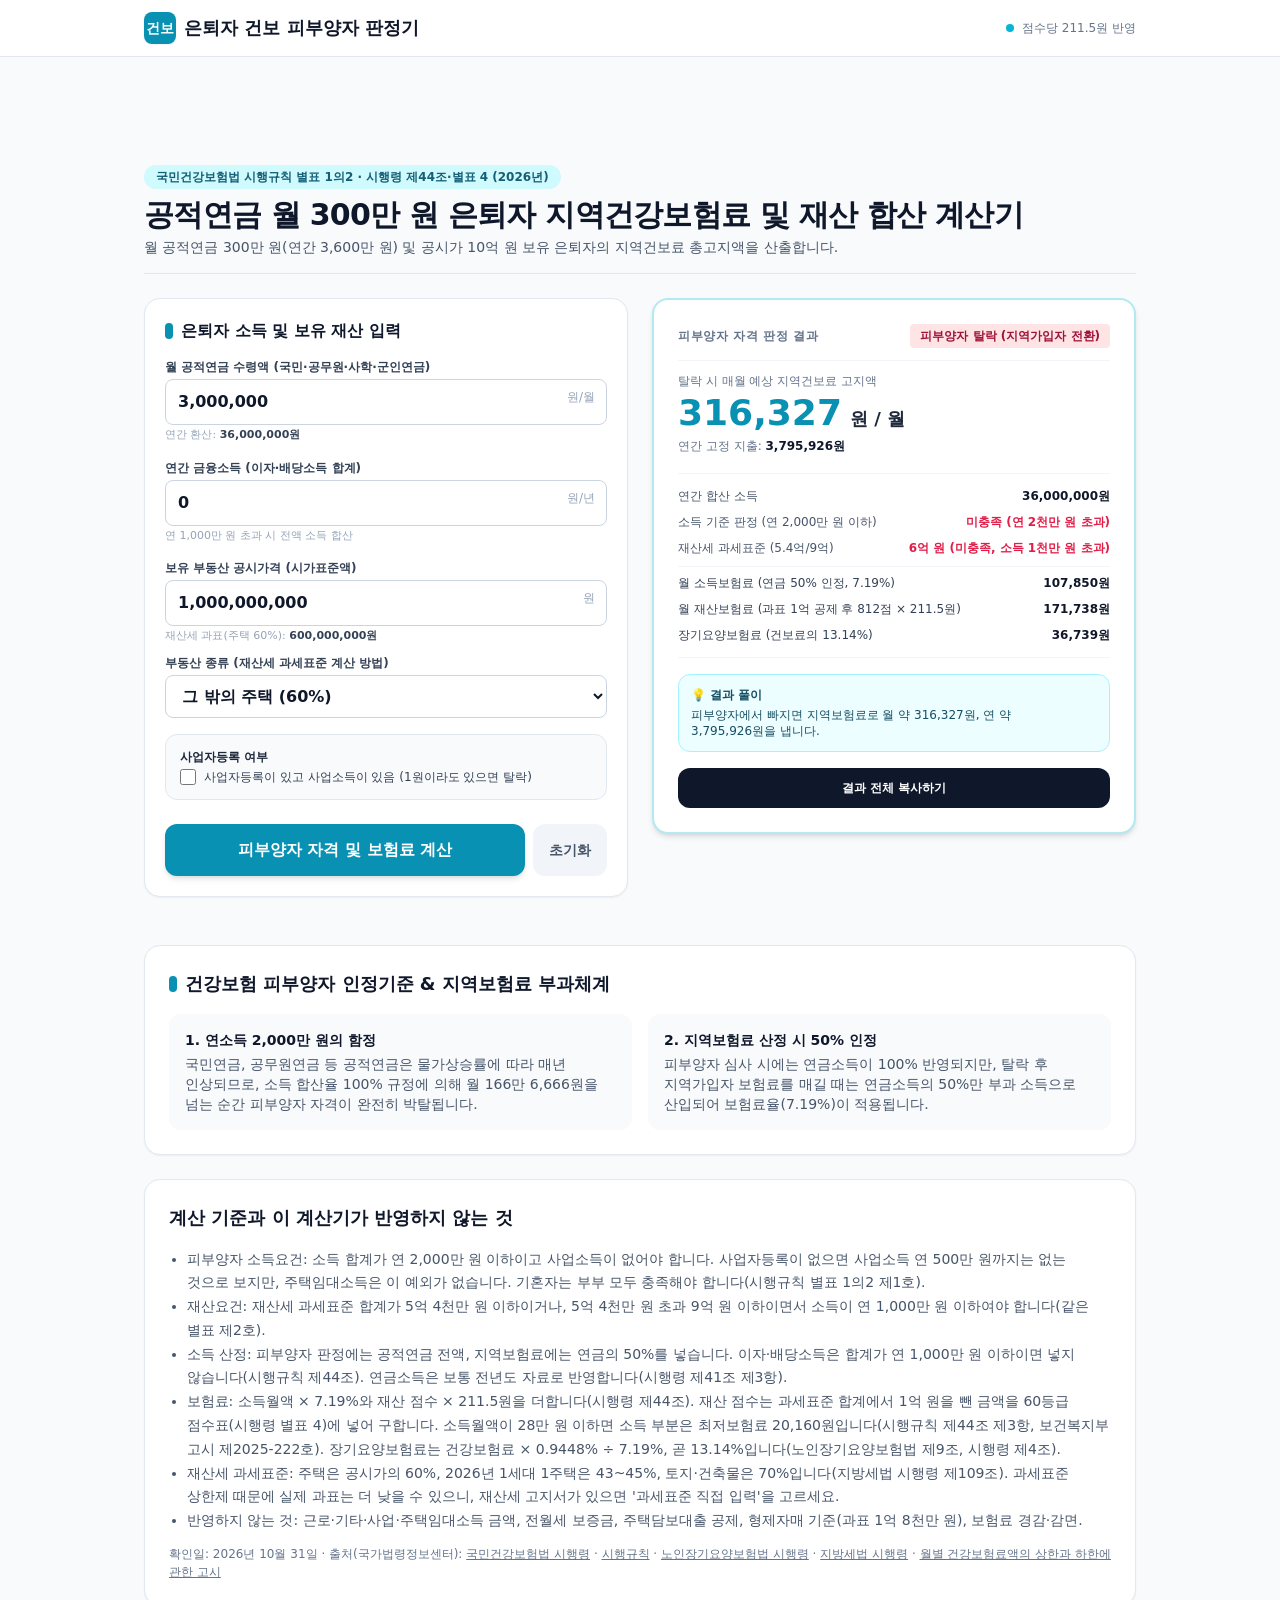
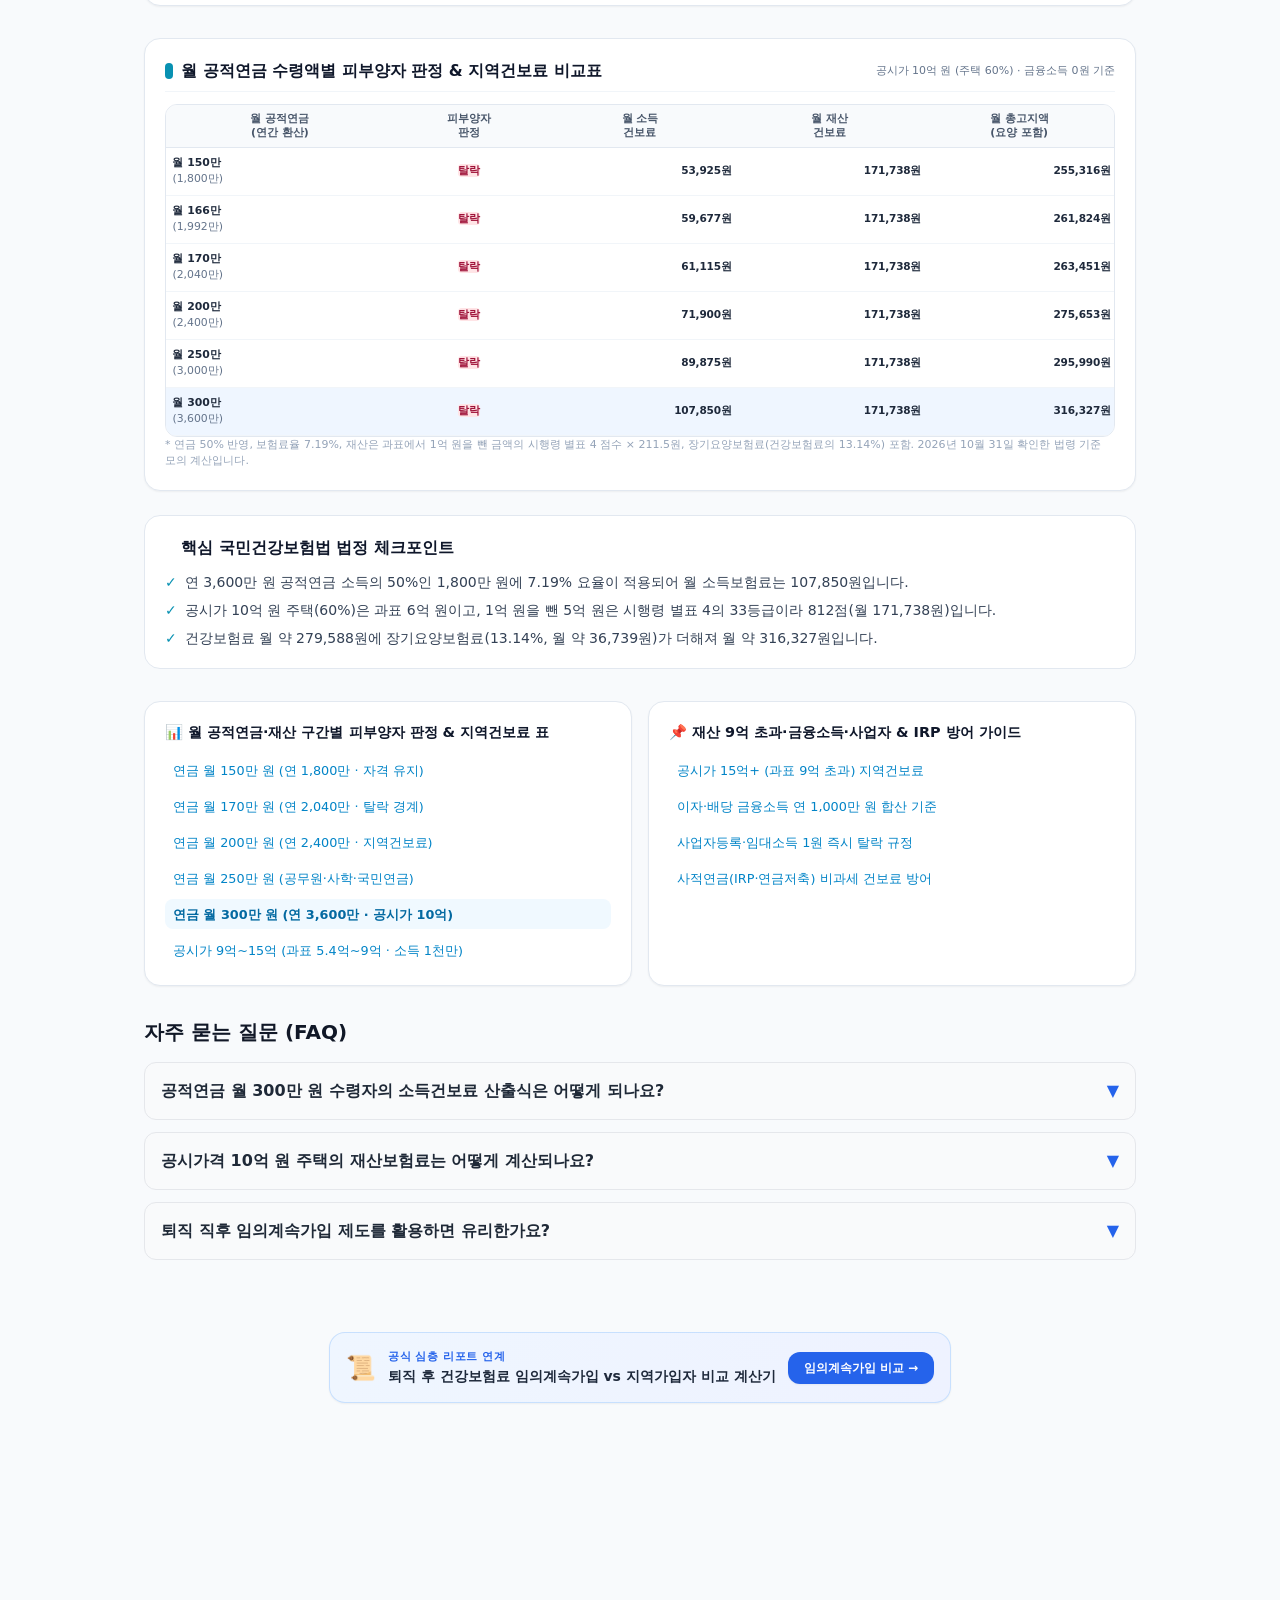
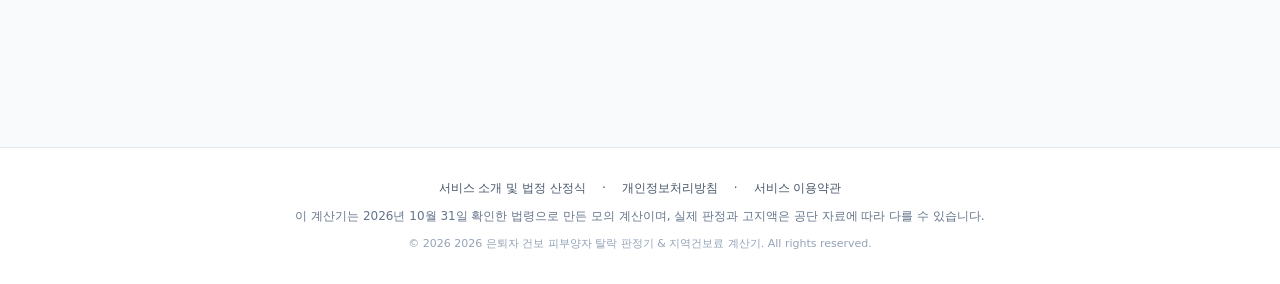
<file: pension-300.html>
<!DOCTYPE html>
<html lang="ko">
<head>
    <meta charset="utf-8"/>
    <meta content="width=device-width, initial-scale=1.0" name="viewport"/>
    <link rel="preconnect" href="https://pagead2.googlesyndication.com">
    <title>연금 월 300만원 지역건보료 계산기 | 공시가 10억 합산표</title>
    <meta content="월 공적연금 300만원(연 3,600만원) 및 공시가격 10억원 보유 은퇴자의 월 지역건강보험료를 계산합니다." name="description"/>
    <meta content="2026 건강보험 피부양자 자격 조건, 건보료 피부양자 탈락 2000만원, 국민연금 건보료 피부양자 박탈, 지역가입자 건강보험료 점수 계산, 피부양자 재산세 과세표준 5.4억" name="keywords"/>
    <meta name="robots" content="noindex, follow">
    <link href="https://health-dependent.enjoy-onepage.com/pension-300.html" rel="canonical"/>
    <meta content="website" property="og:type"/>
    <meta content="ko_KR" property="og:locale"/>
    <meta content="https://health-dependent.enjoy-onepage.com/pension-300.html" property="og:url"/>
    <meta content="2026 건보 피부양자 & 지역보험료 계산기" property="og:site_name"/>
    <meta content="연금 월 300만원 지역건보료 계산기 | 공시가 10억 합산표" property="og:title"/>
    <meta content="월 공적연금 300만원(연 3,600만원) 및 공시가격 10억원 보유 은퇴자의 월 지역건강보험료를 계산합니다." property="og:description"/>
    <meta content="https://health-dependent.enjoy-onepage.com/og-image.png" property="og:image"/>
    <meta content="summary_large_image" name="twitter:card"/>
    <meta content="연금 월 300만원 지역건보료 계산기 | 공시가 10억 합산표" name="twitter:title"/>
    <meta content="월 공적연금 300만원(연 3,600만원) 및 공시가격 10억원 보유 은퇴자의 월 지역건강보험료를 계산합니다." name="twitter:description"/>
    <meta content="https://health-dependent.enjoy-onepage.com/og-image.png" name="twitter:image"/>
    <link href="/favicon.ico" rel="icon" type="image/x-icon"/>
    <link href="/icon.png" rel="apple-touch-icon"/>
    <link rel="stylesheet" href="./style.css">
    <script async="" crossorigin="anonymous" src="https://pagead2.googlesyndication.com/pagead/js/adsbygoogle.js?client=ca-pub-2228289204702106"></script>
    <style id="layout-shield">
      html, body { max-width: 100%; overflow-x: hidden; }
      .manual-ad-box { width: 100%; max-width: 960px; margin-left: auto; margin-right: auto; text-align: center; overflow: hidden; }
      .manual-ad-box ins { max-width: 100% !important; overflow: hidden !important; }
      :focus-visible { outline: 2px solid #3b82f6 !important; outline-offset: 2px !important; }
      input:focus-visible, select:focus-visible, textarea:focus-visible, button:focus-visible { outline: 2px solid #2563eb !important; outline-offset: 1px !important; }
      /* Remodel components */
      .extra-section { margin-top: 2rem; margin-bottom: 2rem; }
      .extra-table-wrap { width: 100%; border-radius: 0.75rem; border: 1px solid #e2e8f0; background: #fff; overflow: hidden; }
      .extra-table { table-layout: fixed; width: 100%; border-collapse: collapse; text-align: right; word-break: keep-all; }
      .extra-table th { background: #f8fafc; color: #475569; font-size: 0.68rem; font-weight: 700; padding: 0.45rem 0.2rem; border-bottom: 1px solid #e2e8f0; text-align: center; line-height: 1.25; }
      .extra-table td { padding: 0.45rem 0.2rem; border-bottom: 1px solid #f1f5f9; color: #1e293b; font-size: 0.68rem; }
      .extra-table td.td-col1 { text-align: left; font-weight: 600; padding-left: 0.4rem; }
      .extra-table td.td-val { font-size: 0.66rem; font-weight: 600; letter-spacing: -0.02em; }
      .extra-table tr.active-preset { background: #eff6ff; font-weight: 700; }
      .checkpoints-card { background: #fff; border: 1px solid #e2e8f0; border-radius: 1rem; padding: 1.25rem; margin-top: 1.5rem; }
      .sublinks-section { margin-top: 2rem; margin-bottom: 2rem; }
      .sublinks-grid { display: grid; grid-template-columns: 1fr; gap: 1rem; }
      @media (min-width: 768px) { .sublinks-grid { grid-template-columns: 1fr 1fr; } }
      .sublinks-card { background: #fff; border: 1px solid #e2e8f0; border-radius: 1rem; padding: 1.25rem; box-shadow: 0 1px 2px 0 rgba(0, 0, 0, 0.05); }
      .sublinks-card h3 { font-size: 0.9rem; font-weight: 700; color: #0f172a; margin-bottom: 0.75rem; display: flex; align-items: center; gap: 0.5rem; }
      .sublinks-card ul { display: flex; flex-direction: column; gap: 0.35rem; list-style: none; padding: 0; margin: 0; }
      .sublink-item a { display: block; font-size: 0.8rem; color: #0284c7; text-decoration: none; padding: 0.35rem 0.5rem; border-radius: 0.5rem; transition: background 0.15s; word-break: keep-all; }
      .sublink-item a:hover { background: #f0f9ff; text-decoration: underline; }
      .sublink-item a.current-page { font-weight: 700; color: #0369a1; background: #f0f9ff; }
    </style>
    <style id="mobile-hardening-shield">
      body, h1, h2, h3, h4, p, span, label { word-break: keep-all; overflow-wrap: break-word; }
      button, [role="button"], a.btn { white-space: nowrap; word-break: keep-all; }
      @media (max-width: 640px) {
        input, select, textarea { font-size: 16px !important; }
        button, [role="button"], a.btn { min-height: 44px; }
      }
    </style>

    <script type="application/ld+json">
{
  "@context": "https://schema.org",
  "@graph": [
    {
      "@type": "WebApplication",
      "@id": "https://health-dependent.enjoy-onepage.com/pension-300.html#webapp",
      "name": "연금 월 300만원 지역건보료 계산기 | 공시가 10억 합산표",
      "url": "https://health-dependent.enjoy-onepage.com/pension-300.html",
      "applicationCategory": "UtilityApplication",
      "operatingSystem": "All",
      "browserRequirements": "Requires JavaScript. Requires HTML5.",
      "description": "월 공적연금 300만원(연 3,600만원) 및 공시가격 10억원 보유 은퇴자의 월 지역건강보험료를 계산합니다.",
      "image": "https://health-dependent.enjoy-onepage.com/og-image.png",
      "offers": {
        "@type": "Offer",
        "price": "0",
        "priceCurrency": "KRW"
      }
    },
    {
      "@type": "FAQPage",
      "@id": "https://health-dependent.enjoy-onepage.com/pension-300.html#faq",
      "mainEntity": [
        {
          "@type": "Question",
          "name": "공적연금 월 300만 원 수령자의 소득건보료 산출식은 어떻게 되나요?",
          "acceptedAnswer": {
            "@type": "Answer",
            "text": "(연금 3,600만 원 × 50% × 7.19%) ÷ 12개월 = 월 107,850원으로 산정됩니다."
          }
        },
        {
          "@type": "Question",
          "name": "공시가격 10억 원 주택의 재산보험료는 어떻게 계산되나요?",
          "acceptedAnswer": {
            "@type": "Answer",
            "text": "과표 6억 원(공시가 10억 원 주택, 60%)에서 1억 원을 뺀 5억 원은 33등급(812점)이고, 812점 × 211.5원 = 월 171,738원입니다."
          }
        },
        {
          "@type": "Question",
          "name": "퇴직 직후 임의계속가입 제도를 활용하면 유리한가요?",
          "acceptedAnswer": {
            "@type": "Answer",
            "text": "이전 직장에서 납부하던 직장건보료가 지역보험료보다 낮다면 최대 36개월간 임의계속가입을 신청할 수 있습니다."
          }
        }
      ]
    }
  ]
}
    </script>

<script id="math-guard">
// Global Math & DOM Output Guard: prevents NaN / Infinity leaks to UI
(function() {
  const origToLocaleString = Number.prototype.toLocaleString;
  Number.prototype.toLocaleString = function(locales, options) {
    if (!Number.isFinite(this.valueOf())) return '0';
    return origToLocaleString.call(this, locales, options);
  };
  const origToFixed = Number.prototype.toFixed;
  Number.prototype.toFixed = function(digits) {
    if (!Number.isFinite(this.valueOf())) return '0';
    return origToFixed.call(this, digits);
  };
})();
</script>
<style id="ad-cls-shield">
  .ad-bottom { min-height: 280px !important; }
  .ad-bottom ins { min-height: 280px !important; }
</style>
<!-- KIRO:VALUES START -->
<script type="application/json" id="kiro-values">{"app":"health-dependent-calc","valid_until":"2026-12-31","soft_days":60,"hard_days":120,"grace_days":31,"status":"unverified","note":"이 페이지의 보험료율과 기준 금액은 2026년 기준","values":{}}</script>
<script>/* Kiro value guard v1 (2026-11-01). Values come from #kiro-values, written by the home server's value watcher.
   window.KIRO_V = values in force today (a scheduled "next" set applies from its date).
   Elements carrying data-v (value or =expression) and data-f (format) are re-rendered from those values;
   a notice appears when the values are stale. */
(function (W, doc) {
  var D, V = {}, today, NEXT = false;
  function ymd(s) { var m = /^(\d{4})-(\d{2})-(\d{2})/.exec(s || ''); return m ? [+m[1], +m[2], +m[3]] : null; }
  function num(a) { return a ? a[0] * 10000 + a[1] * 100 + a[2] : 0; }
  function dayIndex(a) { return Math.floor(Date.UTC(a[0], a[1] - 1, a[2]) / 86400000); }
  function own(o, k) { return Object.prototype.hasOwnProperty.call(o, k); }
  try {
    var el = doc.getElementById('kiro-values');
    if (!el) return;
    D = JSON.parse(el.textContent || '{}');
    var d = new Date();
    today = [d.getFullYear(), d.getMonth() + 1, d.getDate()];
    var base = D.values || {}, k;
    for (k in base) if (own(base, k)) V[k] = base[k];
    if (D.next && D.next.values && ymd(D.next.from) && num(today) >= num(ymd(D.next.from))) {
      for (k in D.next.values) if (own(D.next.values, k)) V[k] = D.next.values[k];
      NEXT = true;
    }
    V._checked = D.checked || '';
  } catch (e) { return; }
  function lookup(p) {
    var o = V, parts = String(p).split('/');
    for (var i = 0; i < parts.length; i++) { if (o === null || typeof o !== 'object' || !own(o, parts[i])) return undefined; o = o[parts[i]]; }
    return o;
  }
  function fix(x, n) {
    var p = Math.pow(10, n), r = Math.floor(Math.abs(x) * p + 0.5), s = String(r);
    if (n) { while (s.length <= n) s = '0' + s; s = s.slice(0, -n) + '.' + s.slice(-n); }
    return (x < 0 && r ? '-' : '') + s;
  }
  function grp(s) {
    var neg = s.charAt(0) === '-', t = neg ? s.slice(1) : s, parts = t.split('.');
    parts[0] = parts[0].replace(/\B(?=(\d{3})+(?!\d))/g, ',');
    return (neg ? '-' : '') + parts.join('.');
  }
  function usd(x) {
    var r = Math.floor(Math.abs(x) * 1000 + 0.5);
    if (r % 1000 === 0) return '$' + grp(String(r / 1000));
    var s = fix(x, 3);
    if (s.slice(-1) === '0') s = s.slice(0, -1);
    return '$' + grp(s);
  }
  function F(v, f) {
    if (v === undefined || v === null || v === '') return null;
    var a;
    switch (f) {
      case 'int': return grp(fix(+v, 0));
      case 'won': return grp(fix(+v, 0)) + '원';
      case 'pct0': return fix(+v, 0) + '%';
      case 'pct1': return fix(+v, 1) + '%';
      case 'pct2': return fix(+v, 2) + '%';
      case 'pctx': a = fix(+v, 2); return (a.slice(-1) === '0' ? a.slice(0, -1) : a) + '%';
      case 'num1': return grp(fix(+v, 1));
      case 'num2': return grp(fix(+v, 2));
      case 'usd': return usd(+v);
      case 'usd2': return '$' + grp(fix(+v, 2));
      case 'date': a = ymd(v); return a ? a[0] + '년 ' + a[1] + '월 ' + a[2] + '일' : null;
      case 'ym': a = ymd(v); return a ? a[0] + '년 ' + a[1] + '월' : null;
      case 'y': a = ymd(v); return a ? String(a[0]) : null;
      case 'md': a = ymd(v); return a ? a[1] + '월 ' + a[2] + '일' : null;
      default: return String(v);
    }
  }
  var FN = {
    round: function (x, n) { var p = Math.pow(10, n || 0); return Math.floor(Math.abs(x) * p + 0.5) / p * (x < 0 ? -1 : 1); },
    floor: Math.floor, ceil: Math.ceil, min: Math.min, max: Math.max, abs: Math.abs
  };
  function ev(expr) {
    expr = String(expr || '');
    if (expr.charAt(0) !== '=') return lookup(expr);
    var body = expr.slice(1);
    if (!/^[\w\s.+\-*\/(),]*$/.test(body)) return undefined;
    var js = body.replace(/[A-Za-z_]\w*/g, function (n) { return own(FN, n) ? 'F.' + n : 'L(' + JSON.stringify(n) + ')'; });
    try { var r = Function('F', 'L', 'return (' + js + ');')(FN, lookup); return (typeof r === 'number' && isFinite(r)) ? r : undefined; }
    catch (e) { return undefined; }
  }
  function render() {
    var els = doc.querySelectorAll('[data-v]');
    for (var i = 0; i < els.length; i++) {
      var t = F(ev(els[i].getAttribute('data-v')), els[i].getAttribute('data-f') || 'raw');
      if (t !== null && els[i].textContent !== t) els[i].textContent = t;
    }
  }
  function notice() {
    var level = 0, msg = '', t = dayIndex(today), vu = ymd(D.valid_until), ck = ymd(D.checked);
    if (vu && num(today) > num(vu)) {
      level = (t - dayIndex(vu) > (D.grace_days || 31)) ? 2 : 1;
      msg = (D.note ? D.note + '입니다. ' : '') + '그 뒤 바뀐 기준은 아직 반영하지 못해 계산 결과가 다를 수 있어요.';
    } else if (D.status === 'pending') {
      level = 1;
      msg = D.pending_note || '공식 기준이 바뀐 것으로 보여 새 값을 확인하고 있어요. 계산 결과가 다를 수 있어요.';
    } else if (ck && D.status === 'ok') {
      var age = t - dayIndex(ck);
      if (age > (D.hard_days || 120)) level = 2; else if (age > (D.soft_days || 60)) level = 1;
      if (level) msg = '이 페이지의 값은 ' + F(D.checked, 'date') + '에 공식 자료로 확인한 것이에요. 그 뒤 바뀌었을 수 있어요.';
    }
    W.KIRO_STALE = level;
    if (!level) return;
    if (level === 2) msg += ' 정확한 금액은 공식 기관에서 확인하세요.';
    var box = doc.createElement('div');
    box.id = 'kiro-fresh';
    box.setAttribute('role', 'status');
    box.style.cssText = 'box-sizing:border-box;width:calc(100% - 24px);max-width:1080px;margin:12px auto;padding:10px 14px;' +
      'border:1px solid #f59e0b;border-radius:10px;background:#fffbeb;color:#78350f;font-size:14px;line-height:1.6;word-break:keep-all;text-align:left';
    box.textContent = '\u26a0\ufe0f ' + msg;
    var h = doc.querySelector('body > header') || doc.querySelector('header'), m = doc.querySelector('main');
    if (h && h.parentNode) h.parentNode.insertBefore(box, h.nextSibling);
    else if (m && m.parentNode) m.parentNode.insertBefore(box, m);
    else doc.body.insertBefore(box, doc.body.firstChild);
    if (level === 2 && D.hide) {
      for (var i = 0; i < D.hide.length; i++) {
        var hs = doc.querySelectorAll(D.hide[i]);
        for (var j = 0; j < hs.length; j++) hs[j].style.display = 'none';
      }
    }
  }
  W.KIRO_V = V; W.KIRO_VALUES = D; W.KIRO_FMT = F; W.KIRO_EVAL = ev; W.KIRO_NEXT = NEXT;
  function go() { try { render(); } catch (e) {} try { notice(); } catch (e2) {} }
  if (doc.readyState === 'loading') doc.addEventListener('DOMContentLoaded', go); else go();
})(window, document);</script>
<!-- KIRO:VALUES END -->
</head>
<body class="bg-slate-50 text-slate-800 antialiased font-sans min-h-screen flex flex-col justify-between">
    <header class="bg-white border-b border-slate-200 sticky top-0 z-50">
        <div class="max-w-5xl mx-auto px-4 py-3 flex items-center justify-between">
            <a class="flex items-center gap-2 text-slate-900 font-bold text-lg hover:text-cyan-600 transition" href="/">
                <span class="w-8 h-8 rounded-lg bg-cyan-600 text-white flex items-center justify-center font-black text-sm shadow-sm">건보</span>
                <span>은퇴자 건보 피부양자 판정기</span>
            </a>
            <div class="flex items-center gap-2 text-xs text-slate-500 font-medium">
                <span class="inline-block w-2 h-2 rounded-full bg-cyan-500"></span> 점수당 211.5원 반영
            </div>
        </div>
    </header>

    <!-- Top Ad Banner -->
    <div class="manual-ad-box ad-top-banner" style="width: 100%; max-width: 960px; margin: 8px auto 16px; text-align: center;">
        <ins class="adsbygoogle" data-ad-client="ca-pub-2228289204702106" data-ad-format="horizontal" data-ad-slot="3824727725" data-full-width-responsive="true" style="display:inline-block;width:100%;height:60px;"></ins>
        <script>(adsbygoogle = window.adsbygoogle || []).push({});</script>
    </div>

    <!-- PAGE:HERO START -->
    <section class="max-w-5xl mx-auto px-4 pt-4 pb-2 w-full">
        <div class="border-b border-slate-200 pb-4">
            <div class="inline-flex items-center gap-1.5 px-3 py-1 rounded-full text-xs font-semibold bg-cyan-100 text-cyan-800 mb-2">
                <span>국민건강보험법 시행규칙 별표 1의2 · 시행령 제44조·별표 4 (2026년)</span>
            </div>
            <h1 class="text-2xl sm:text-3xl font-extrabold text-slate-900 tracking-tight">
                공적연금 월 300만 원 은퇴자 지역건강보험료 및 재산 합산 계산기
            </h1>
            <p class="text-slate-600 text-sm mt-1">
                월 공적연금 300만 원(연간 3,600만 원) 및 공시가 10억 원 보유 은퇴자의 지역건보료 총고지액을 산출합니다.
            </p>
        </div>
    </section>
    <!-- PAGE:HERO END -->

    <main class="max-w-5xl mx-auto px-4 py-4 w-full flex-grow">
        <div class="grid grid-cols-1 lg:grid-cols-12 gap-6 items-start">
            <!-- Left: Inputs (6 cols) -->
            <section class="lg:col-span-6 bg-white rounded-2xl p-5 shadow-sm border border-slate-200 space-y-4">
                <h2 class="text-base font-bold text-slate-900 flex items-center gap-2">
                    <span class="w-2 h-4 bg-cyan-600 rounded-full"></span>
                    은퇴자 소득 및 보유 재산 입력
                </h2>

                <div>
                    <label class="block text-xs font-semibold text-slate-700 mb-1" for="monthlyPension">월 공적연금 수령액 (국민·공무원·사학·군인연금)</label>
                    <div class="relative">
                        <input type="text" id="monthlyPension" value="3,000,000" class="w-full px-3 py-2.5 bg-white border border-slate-300 rounded-lg text-slate-900 font-bold text-base focus:ring-2 focus:ring-cyan-500" placeholder="예: 1,800,000">
                        <span class="absolute right-3 top-2.5 text-xs text-slate-400 font-normal">원/월</span>
                    </div>
                    <span class="text-[11px] text-slate-400 mt-0.5 block">연간 환산: <span id="annualPensionText" class="font-semibold text-slate-700">36,000,000원</span></span>
                </div>

                <div>
                    <label class="block text-xs font-semibold text-slate-700 mb-1" for="annualFinanceIncome">연간 금융소득 (이자·배당소득 합계)</label>
                    <div class="relative">
                        <input type="text" id="annualFinanceIncome" value="0" class="w-full px-3 py-2.5 bg-white border border-slate-300 rounded-lg text-slate-900 font-bold text-base focus:ring-2 focus:ring-cyan-500" placeholder="예: 0">
                        <span class="absolute right-3 top-2.5 text-xs text-slate-400 font-normal">원/년</span>
                    </div>
                    <span class="text-[11px] text-slate-400 mt-0.5 block">연 1,000만 원 초과 시 전액 소득 합산</span>
                </div>

                <div>
                    <label class="block text-xs font-semibold text-slate-700 mb-1" for="propertyPrice" id="propertyLabel">보유 부동산 공시가격 (시가표준액)</label>
                    <div class="relative">
                        <input type="text" id="propertyPrice" value="1,000,000,000" class="w-full px-3 py-2.5 bg-white border border-slate-300 rounded-lg text-slate-900 font-bold text-base focus:ring-2 focus:ring-cyan-500" placeholder="예: 800,000,000">
                        <span class="absolute right-3 top-2.5 text-xs text-slate-400 font-normal">원</span>
                    </div>
                    <span class="text-[11px] text-slate-400 mt-0.5 block">재산세 과표(<span id="fmvText">주택 60%</span>): <span id="taxBaseText" class="font-semibold text-slate-700">600,000,000원</span></span>
                    <label class="block text-xs font-semibold text-slate-700 mb-1" for="propType" style="margin-top:10px">부동산 종류 (재산세 과세표준 계산 방법)</label>
                    <select id="propType" class="w-full px-3 py-2.5 bg-white border border-slate-300 rounded-lg text-slate-900 font-bold text-base focus:ring-2 focus:ring-cyan-500">
                        <option value="one">1세대 1주택 (43~45%)</option>
                        <option value="house" selected>그 밖의 주택 (60%)</option>
                        <option value="land">토지·건축물 (70%)</option>
                        <option value="base">과세표준 직접 입력</option>
                    </select>
                </div>

                <div class="p-3.5 bg-slate-50 rounded-xl border border-slate-200">
                    <span class="text-xs font-bold text-slate-800 block mb-1">사업자등록 여부</span>
                    <label class="flex items-center gap-2 cursor-pointer mt-1">
                        <input type="checkbox" id="hasBizReg" class="w-4 h-4 text-cyan-600 rounded border-slate-300" aria-label="사업자등록과 사업소득이 있음">
                        <span class="text-xs text-slate-700">사업자등록이 있고 사업소득이 있음 (1원이라도 있으면 탈락)</span>
                    </label>
                </div>

                <div class="flex gap-2 pt-2">
                    <button id="calcBtn" type="button" class="flex-1 py-3.5 px-4 bg-cyan-600 hover:bg-cyan-700 text-white font-bold rounded-xl shadow-md transition text-base flex items-center justify-center gap-2 whitespace-nowrap">
                        피부양자 자격 및 보험료 계산
                    </button>
                    <button id="resetBtn" type="button" class="px-4 py-3.5 bg-slate-100 hover:bg-slate-200 text-slate-600 font-semibold rounded-xl transition text-sm whitespace-nowrap">
                        초기화
                    </button>
                </div>
            </section>

            <!-- Right: Decision Receipt (6 cols) -->
            <section class="lg:col-span-6 lg:sticky lg:top-20 space-y-4">
                <div class="bg-white rounded-2xl p-6 shadow-md border-2 border-cyan-500/30">
                    <div class="flex items-center justify-between border-b border-slate-100 pb-3 mb-3">
                        <span class="text-xs font-bold text-slate-500 uppercase tracking-wider">피부양자 자격 판정 결과</span>
                        <span id="qualBadge" class="text-xs font-black px-2.5 py-1 rounded bg-rose-100 text-rose-800">피부양자 탈락 (지역가입자 전환)</span>
                    </div>

                    <div class="mb-4">
                        <span class="text-xs text-slate-500 block mb-1">탈락 시 매월 예상 지역건보료 고지액</span>
                        <div class="flex items-baseline gap-2">
                            <span id="resTotalHealthBill" class="text-3xl sm:text-4xl font-black text-cyan-600">316,327</span>
                            <span class="text-lg font-bold text-slate-800">원 / 월</span>
                        </div>
                        <span class="text-xs text-slate-500">연간 고정 지출: <span id="resAnnualBill" class="font-bold text-slate-900">3,795,926원</span></span>
                    </div>

                    <!-- Breakdown Table -->
                    <div class="space-y-2.5 text-xs border-t border-b border-slate-100 py-3.5 mb-4">
                        <div class="flex justify-between text-slate-600">
                            <span>연간 합산 소득</span>
                            <span id="resTotalIncome" class="font-bold text-slate-900">36,000,000원</span>
                        </div>
                        <div class="flex justify-between text-slate-600">
                            <span>소득 기준 판정 (연 2,000만 원 이하)</span>
                            <span id="resIncomePass" class="font-bold text-rose-600">미충족 (연 2천만 원 초과)</span>
                        </div>
                        <div class="flex justify-between text-slate-600">
                            <span>재산세 과세표준 (5.4억/9억)</span>
                            <span id="resPropertyPass" class="font-bold text-rose-600">6억 원 (미충족, 소득 1천만 원 초과)</span>
                        </div>
                        <div class="flex justify-between text-slate-700 pt-2 border-t border-slate-100">
                            <span>월 소득보험료 (연금 50% 인정, 7.19%)</span>
                            <span id="resIncomeFee" class="font-bold text-slate-900">107,850원</span>
                        </div>
                        <div class="flex justify-between text-slate-700">
                            <span>월 재산보험료 (과표 1억 공제 후 <span id="propPointsText">812</span>점 × 211.5원)</span>
                            <span id="resPropertyFee" class="font-bold text-slate-900">171,738원</span>
                        </div>
                        <div class="flex justify-between text-slate-700">
                            <span>장기요양보험료 (건보료의 13.14%)</span>
                            <span id="resLtcFee" class="font-bold text-slate-900">36,739원</span>
                        </div>
                    </div>

                    <!-- Strategic Advice -->
                    <div id="adviceBox" class="p-3 bg-cyan-50 rounded-xl border border-cyan-200 text-xs text-cyan-900 space-y-1">
                        <span class="font-bold block">💡 결과 풀이</span>
                        <p id="adviceText">피부양자에서 빠지면 지역보험료로 월 약 316,327원, 연 약 3,795,926원을 냅니다.</p>
                    </div>

                    <button id="copyResultBtn" type="button" class="w-full mt-4 py-3 bg-slate-900 hover:bg-slate-800 text-white font-bold rounded-xl text-xs flex items-center justify-center gap-2 transition whitespace-nowrap">
                        결과 전체 복사하기
                    </button>
                </div>
            </section>
        </div>

        <!-- Guide -->
        <section class="mt-12 bg-white rounded-2xl p-6 shadow-sm border border-slate-200">
            <h2 class="text-lg font-bold text-slate-900 mb-4 flex items-center gap-2">
                <span class="w-2 h-4 bg-cyan-600 rounded-full"></span>
                건강보험 피부양자 인정기준 & 지역보험료 부과체계
            </h2>
            <div class="grid grid-cols-1 md:grid-cols-2 gap-4 text-xs sm:text-sm text-slate-600">
                <div class="p-4 bg-slate-50 rounded-xl">
                    <h3 class="font-bold text-slate-900 mb-1">1. 연소득 2,000만 원의 함정</h3>
                    <p>국민연금, 공무원연금 등 공적연금은 물가상승률에 따라 매년 인상되므로, 소득 합산율 100% 규정에 의해 월 166만 6,666원을 넘는 순간 피부양자 자격이 완전히 박탈됩니다.</p>
                </div>
                <div class="p-4 bg-slate-50 rounded-xl">
                    <h3 class="font-bold text-slate-900 mb-1">2. 지역보험료 산정 시 50% 인정</h3>
                    <p>피부양자 심사 시에는 연금소득이 100% 반영되지만, 탈락 후 지역가입자 보험료를 매길 때는 연금소득의 50%만 부과 소득으로 산입되어 보험료율(7.19%)이 적용됩니다.</p>
                </div>
            </div>
        </section>
    

                <!-- KIRO:HD-BASIS START -->
        <section class="bg-white rounded-2xl p-6 shadow-sm border border-slate-200" style="margin-top:24px">
            <h2 class="text-lg font-bold text-slate-900 mb-4">계산 기준과 이 계산기가 반영하지 않는 것</h2>
            <ul class="text-xs sm:text-sm text-slate-600" style="list-style:disc;padding-left:1.25em;line-height:1.7">
                <li>피부양자 소득요건: 소득 합계가 연 2,000만 원 이하이고 사업소득이 없어야 합니다. 사업자등록이 없으면 사업소득 연 500만 원까지는 없는 것으로 보지만, 주택임대소득은 이 예외가 없습니다. 기혼자는 부부 모두 충족해야 합니다(시행규칙 별표 1의2 제1호).</li>
                <li>재산요건: 재산세 과세표준 합계가 5억 4천만 원 이하이거나, 5억 4천만 원 초과 9억 원 이하이면서 소득이 연 1,000만 원 이하여야 합니다(같은 별표 제2호).</li>
                <li>소득 산정: 피부양자 판정에는 공적연금 전액, 지역보험료에는 연금의 50%를 넣습니다. 이자·배당소득은 합계가 연 1,000만 원 이하이면 넣지 않습니다(시행규칙 제44조). 연금소득은 보통 전년도 자료로 반영합니다(시행령 제41조 제3항).</li>
                <li>보험료: 소득월액 × 7.19%와 재산 점수 × 211.5원을 더합니다(시행령 제44조). 재산 점수는 과세표준 합계에서 1억 원을 뺀 금액을 60등급 점수표(시행령 별표 4)에 넣어 구합니다. 소득월액이 28만 원 이하면 소득 부분은 최저보험료 20,160원입니다(시행규칙 제44조 제3항, 보건복지부 고시 제2025-222호). 장기요양보험료는 건강보험료 × 0.9448% ÷ 7.19%, 곧 13.14%입니다(노인장기요양보험법 제9조, 시행령 제4조).</li>
                <li>재산세 과세표준: 주택은 공시가의 60%, 2026년 1세대 1주택은 43~45%, 토지·건축물은 70%입니다(지방세법 시행령 제109조). 과세표준 상한제 때문에 실제 과표는 더 낮을 수 있으니, 재산세 고지서가 있으면 '과세표준 직접 입력'을 고르세요.</li>
                <li>반영하지 않는 것: 근로·기타·사업·주택임대소득 금액, 전월세 보증금, 주택담보대출 공제, 형제자매 기준(과표 1억 8천만 원), 보험료 경감·감면.</li>
            </ul>
            <p style="margin-top:12px;font-size:12px;color:#64748b">확인일: 2026년 10월 31일 · 출처(국가법령정보센터): <a href="https://www.law.go.kr/법령/국민건강보험법시행령" target="_blank" rel="noopener" style="text-decoration:underline">국민건강보험법 시행령</a> · <a href="https://www.law.go.kr/법령/국민건강보험법시행규칙" target="_blank" rel="noopener" style="text-decoration:underline">시행규칙</a> · <a href="https://www.law.go.kr/법령/노인장기요양보험법시행령" target="_blank" rel="noopener" style="text-decoration:underline">노인장기요양보험법 시행령</a> · <a href="https://www.law.go.kr/법령/지방세법시행령" target="_blank" rel="noopener" style="text-decoration:underline">지방세법 시행령</a> · <a href="https://www.law.go.kr/행정규칙/월별건강보험료액의상한과하한에관한고시" target="_blank" rel="noopener" style="text-decoration:underline">월별 건강보험료액의 상한과 하한에 관한 고시</a></p>
        </section>
        <!-- KIRO:HD-BASIS END -->
        <!-- PAGE:EXTRA START -->
        <!-- Extra Statutory Analysis & Comparison Block -->
        <section class="extra-section space-y-6">
            <div class="bg-white rounded-2xl p-5 shadow-sm border border-slate-200">
                <div class="flex items-center justify-between mb-3 pb-2 border-b border-slate-100">
                    <h3 class="text-sm sm:text-base font-bold text-slate-900 flex items-center gap-2">
                        <span class="w-2 h-4 bg-cyan-600 rounded-full"></span>
                        월 공적연금 수령액별 피부양자 판정 & 지역건보료 비교표
                    </h3>
                    <span class="text-[11px] text-slate-500 font-medium">공시가 10억 원 (주택 60%) · 금융소득 0원 기준</span>
                </div>
                <div class="extra-table-wrap">
                    <table class="extra-table">
                        <thead>
                            <tr>
                                <th style="width: 24%;">월 공적연금<br>(연간 환산)</th>
                                <th style="width: 16%;">피부양자<br>판정</th>
                                <th style="width: 20%;">월 소득<br>건보료</th>
                                <th style="width: 20%;">월 재산<br>건보료</th>
                                <th style="width: 20%;">월 총고지액<br>(요양 포함)</th>
                            </tr>
                        </thead>
                        <tbody>
            <tr>
                <td class="td-col1">월 150만<br><span class="text-[10px] text-slate-500 font-normal">(1,800만)</span></td>
                <td style="text-align:center;"><span class="px-1.5 py-0.5 rounded text-[11px] font-bold bg-rose-100 text-rose-800">탈락</span></td>
                <td class="td-val">53,925원</td>
                <td class="td-val">171,738원</td>
                <td class="td-val font-bold text-cyan-700">255,316원</td>
            </tr>
            <tr>
                <td class="td-col1">월 166만<br><span class="text-[10px] text-slate-500 font-normal">(1,992만)</span></td>
                <td style="text-align:center;"><span class="px-1.5 py-0.5 rounded text-[11px] font-bold bg-rose-100 text-rose-800">탈락</span></td>
                <td class="td-val">59,677원</td>
                <td class="td-val">171,738원</td>
                <td class="td-val font-bold text-cyan-700">261,824원</td>
            </tr>
            <tr>
                <td class="td-col1">월 170만<br><span class="text-[10px] text-slate-500 font-normal">(2,040만)</span></td>
                <td style="text-align:center;"><span class="px-1.5 py-0.5 rounded text-[11px] font-bold bg-rose-100 text-rose-800">탈락</span></td>
                <td class="td-val">61,115원</td>
                <td class="td-val">171,738원</td>
                <td class="td-val font-bold text-cyan-700">263,451원</td>
            </tr>
            <tr>
                <td class="td-col1">월 200만<br><span class="text-[10px] text-slate-500 font-normal">(2,400만)</span></td>
                <td style="text-align:center;"><span class="px-1.5 py-0.5 rounded text-[11px] font-bold bg-rose-100 text-rose-800">탈락</span></td>
                <td class="td-val">71,900원</td>
                <td class="td-val">171,738원</td>
                <td class="td-val font-bold text-cyan-700">275,653원</td>
            </tr>
            <tr>
                <td class="td-col1">월 250만<br><span class="text-[10px] text-slate-500 font-normal">(3,000만)</span></td>
                <td style="text-align:center;"><span class="px-1.5 py-0.5 rounded text-[11px] font-bold bg-rose-100 text-rose-800">탈락</span></td>
                <td class="td-val">89,875원</td>
                <td class="td-val">171,738원</td>
                <td class="td-val font-bold text-cyan-700">295,990원</td>
            </tr>
            <tr class="active-preset">
                <td class="td-col1">월 300만<br><span class="text-[10px] text-slate-500 font-normal">(3,600만)</span></td>
                <td style="text-align:center;"><span class="px-1.5 py-0.5 rounded text-[11px] font-bold bg-rose-100 text-rose-800">탈락</span></td>
                <td class="td-val">107,850원</td>
                <td class="td-val">171,738원</td>
                <td class="td-val font-bold text-cyan-700">316,327원</td>
            </tr>
                        </tbody>
                    </table>
                </div>
                <p class="text-[11px] text-slate-400 mt-2">* 연금 50% 반영, 보험료율 7.19%, 재산은 과표에서 1억 원을 뺀 금액의 시행령 별표 4 점수 × 211.5원, 장기요양보험료(건강보험료의 13.14%) 포함. 2026년 10월 31일 확인한 법령 기준 모의 계산입니다.</p>
            </div>

            <div class="checkpoints-card">
                <h3 class="text-sm sm:text-base font-bold text-slate-900 mb-3 flex items-center gap-2">
                    <span class="w-2 h-4 bg-indigo-600 rounded-full"></span>
                    핵심 국민건강보험법 법정 체크포인트
                </h3>
                <ul class="text-xs sm:text-sm text-slate-700 space-y-2">
                <li class="flex items-start gap-2"><span class="text-cyan-600 font-bold shrink-0">✓</span><span>연 3,600만 원 공적연금 소득의 50%인 1,800만 원에 7.19% 요율이 적용되어 월 소득보험료는 107,850원입니다.</span></li>
                <li class="flex items-start gap-2"><span class="text-cyan-600 font-bold shrink-0">✓</span><span>공시가 10억 원 주택(60%)은 과표 6억 원이고, 1억 원을 뺀 5억 원은 시행령 별표 4의 33등급이라 812점(월 171,738원)입니다.</span></li>
                <li class="flex items-start gap-2"><span class="text-cyan-600 font-bold shrink-0">✓</span><span>건강보험료 월 약 279,588원에 장기요양보험료(13.14%, 월 약 36,739원)가 더해져 월 약 316,327원입니다.</span></li>
                </ul>
            </div>
        </section>
        <!-- PAGE:EXTRA END -->

        <!-- PAGE:SUBLINKS START -->
        <!-- Navigation Sublinks -->
        <section class="sublinks-section">
            <div class="sublinks-grid">
                <div class="sublinks-card">
                    <h3>📊 월 공적연금·재산 구간별 피부양자 판정 & 지역건보료 표</h3>
                    <ul>
                        <li class="sublink-item"><a href="/pension-150.html">연금 월 150만 원 (연 1,800만 · 자격 유지)</a></li>
                        <li class="sublink-item"><a href="/pension-170.html">연금 월 170만 원 (연 2,040만 · 탈락 경계)</a></li>
                        <li class="sublink-item"><a href="/pension-200.html">연금 월 200만 원 (연 2,400만 · 지역건보료)</a></li>
                        <li class="sublink-item"><a href="/pension-250.html">연금 월 250만 원 (공무원·사학·국민연금)</a></li>
                        <li class="sublink-item"><a href="/pension-300.html" class="current-page" aria-current="page">연금 월 300만 원 (연 3,600만 · 공시가 10억)</a></li>
                        <li class="sublink-item"><a href="/prop-900m-limit.html">공시가 9억~15억 (과표 5.4억~9억 · 소득 1천만)</a></li>
                    </ul>
                </div>
                <div class="sublinks-card">
                    <h3>📌 재산 9억 초과·금융소득·사업자 & IRP 방어 가이드</h3>
                    <ul>
                        <li class="sublink-item"><a href="/prop-1500m-over.html">공시가 15억+ (과표 9억 초과) 지역건보료</a></li>
                        <li class="sublink-item"><a href="/guide-finance-income-10m.html">이자·배당 금융소득 연 1,000만 원 합산 기준</a></li>
                        <li class="sublink-item"><a href="/guide-business-income-zero.html">사업자등록·임대소득 1원 즉시 탈락 규정</a></li>
                        <li class="sublink-item"><a href="/guide-irp-private-pension.html">사적연금(IRP·연금저축) 비과세 건보료 방어</a></li>
                    </ul>
                </div>
            </div>
        </section>
        <!-- PAGE:SUBLINKS END -->


  
    <!-- ADSENSE START: mid -->
<div class="ad-box ad-mid" style="max-width:1080px;margin:16px auto;padding:0 14px;text-align:center;">
  <ins class="adsbygoogle" style="display:block" data-ad-client="ca-pub-2228289204702106" data-ad-slot="1186914926" data-ad-format="auto" data-full-width-responsive="true"></ins>
  <script>(adsbygoogle = window.adsbygoogle || []).push({});</script>
</div>
<!-- ADSENSE END: mid -->

<!-- E-E-A-T FAQ Section (16-5 헌법 준수) -->
    <section class="mt-8 mb-8 space-y-3">
      <h2 class="text-xl font-bold text-gray-900 mb-4">자주 묻는 질문 (FAQ)</h2>
      <!-- PAGE:FAQ START -->
      <details class="bg-gray-50 p-4 rounded-xl border border-gray-200 group">
        <summary class="font-bold text-gray-800 cursor-pointer list-none flex justify-between items-center">
          <span>공적연금 월 300만 원 수령자의 소득건보료 산출식은 어떻게 되나요?</span>
          <span class="text-blue-600 group-open:rotate-180 transition transform">▼</span>
        </summary>
        <p class="mt-3 text-gray-600 text-xs leading-relaxed">
          (연금 3,600만 원 × 50% × 7.19%) ÷ 12개월 = 월 107,850원으로 산정됩니다.
        </p>
      </details>
      <details class="bg-gray-50 p-4 rounded-xl border border-gray-200 group">
        <summary class="font-bold text-gray-800 cursor-pointer list-none flex justify-between items-center">
          <span>공시가격 10억 원 주택의 재산보험료는 어떻게 계산되나요?</span>
          <span class="text-blue-600 group-open:rotate-180 transition transform">▼</span>
        </summary>
        <p class="mt-3 text-gray-600 text-xs leading-relaxed">
          과표 6억 원(공시가 10억 원 주택, 60%)에서 1억 원을 뺀 5억 원은 33등급(812점)이고, 812점 × 211.5원 = 월 171,738원입니다.
        </p>
      </details>
      <details class="bg-gray-50 p-4 rounded-xl border border-gray-200 group">
        <summary class="font-bold text-gray-800 cursor-pointer list-none flex justify-between items-center">
          <span>퇴직 직후 임의계속가입 제도를 활용하면 유리한가요?</span>
          <span class="text-blue-600 group-open:rotate-180 transition transform">▼</span>
        </summary>
        <p class="mt-3 text-gray-600 text-xs leading-relaxed">
          이전 직장에서 납부하던 직장건보료가 지역보험료보다 낮다면 최대 36개월간 임의계속가입을 신청할 수 있습니다.
        </p>
      </details>
      <!-- PAGE:FAQ END -->
    </section>

  </main>

    <!-- 🔗 딥리서치 토픽 클러스터: 관련 전문 블로그 가이드 역링크 -->
    <section class="max-w-5xl mx-auto my-6 px-4">
      <div class="p-4 bg-gradient-to-r from-blue-50 to-indigo-50 rounded-2xl border border-blue-200/80 shadow-sm flex flex-col sm:flex-row items-center justify-between gap-3">
        <div class="flex items-center gap-3">
          <span class="text-2xl flex-shrink-0">📜</span>
          <div class="text-left">
            <div class="text-[11px] font-bold text-blue-600 uppercase tracking-wider">공식 심층 리포트 연계</div>
            <div class="text-xs sm:text-sm font-bold text-slate-800 leading-snug">퇴직 후 건강보험료 임의계속가입 vs 지역가입자 비교 계산기</div>
          </div>
        </div>
        <a href="https://retiree-health-insurance-calc.enjoy-onepage.com/" target="_blank" rel="noopener noreferrer" class="shrink-0 px-4 py-2 bg-blue-600 hover:bg-blue-700 text-white text-xs font-bold rounded-xl transition shadow-sm hover:shadow flex items-center gap-1.5">
          <span>임의계속가입 비교 →</span>
        </a>
      </div>
    </section>


    <!-- Bottom Large Ad Banner -->
    <div class="manual-ad-box ad-bottom-banner" style="width: 100%; max-width: 960px; margin: 24px auto 16px; text-align: center;min-height:280px;">
        <ins class="adsbygoogle" data-ad-client="ca-pub-2228289204702106" data-ad-format="auto" data-ad-slot="3416334507" data-full-width-responsive="true" style="display:block;min-height:280px;"></ins>
        <script>(adsbygoogle = window.adsbygoogle || []).push({});</script>
    </div>

    
    <footer class="bg-white border-t border-slate-200 py-8 px-4 text-center text-xs text-slate-500">
        <div class="max-w-5xl mx-auto space-y-3">
            <div class="flex flex-wrap justify-center gap-4 text-xs font-medium text-slate-600">
                <a class="hover:text-indigo-600 transition-colors" href="/about.html">서비스 소개 및 법정 산정식</a>
                <span>·</span>
                <a class="hover:text-indigo-600 transition-colors" href="/privacy.html">개인정보처리방침</a>
                <span>·</span>
                <a class="hover:text-indigo-600 transition-colors" href="/terms.html">서비스 이용약관</a>
            </div>
            <p>이 계산기는 2026년 10월 31일 확인한 법령으로 만든 모의 계산이며, 실제 판정과 고지액은 공단 자료에 따라 다를 수 있습니다.</p>
            <p class="text-[11px] text-slate-400">© 2026 2026 은퇴자 건보 피부양자 탈락 판정기 & 지역건보료 계산기. All rights reserved.</p>
        </div>
    </footer>


    <script>
        function parseNum(val) {
            if (!val) return 0;
            return parseInt(val.toString().replace(/,/g, ''), 10) || 0;
        }
        function fmtNum(n) {
            return Math.round(n).toLocaleString('ko-KR');
        }

        ['monthlyPension', 'annualFinanceIncome', 'propertyPrice'].forEach(id => {
            document.getElementById(id).addEventListener('input', (e) => {
                let v = parseNum(e.target.value);
                e.target.value = v ? v.toLocaleString('ko-KR') : '';
                calculate();
            });
        });

        // ---- 2026년 기준: 국가법령정보센터에서 2026년 10월 31일 확인 ----
        const RATE = 0.0719;              // 국민건강보험법 시행령 제44조 제1항: 보험료율 1만분의 719
        const POINT_WON = 211.5;          // 같은 조 제2항: 재산보험료부과점수당 금액 211.5원
        const LTC_RATIO = 0.9448 / 7.19;  // 노인장기요양보험법 제9조, 시행령 제4조: 장기요양보험료율 0.9448% ÷ 건강보험료율 7.19% (13.14%)
        const FLOOR = 20160;              // 지역가입자 월별 보험료 하한 (보건복지부 고시 제2025-222호)
        const CAP = 4591740;              // 지역가입자 월별 보험료 상한 (같은 고시)
        const DEFAULT_PROP_TYPE = 'house';
        // 시행령 별표 4 재산등급별 점수: [재산금액 상한(만원), 점수]. 778,124만 원 초과는 60등급 2,341점
        const PROP_GRADES = [[450, 22], [900, 44], [1350, 66], [1800, 97], [2250, 122], [2700, 146], [3150, 171], [3600, 195], [4050, 219], [4500, 244], [5020, 268], [5590, 294], [6220, 320], [6930, 344], [7710, 365], [8590, 386], [9570, 412], [10700, 439], [11900, 465], [13300, 490], [14800, 516], [16400, 535], [18300, 559], [20400, 586], [22700, 611], [25300, 637], [28100, 659], [31300, 681], [34900, 706], [38800, 731], [43200, 757], [48100, 785], [53600, 812], [59700, 841], [66500, 881], [74000, 921], [82400, 961], [91800, 1001], [103000, 1041], [114000, 1091], [127000, 1141], [142000, 1191], [158000, 1241], [176000, 1291], [196000, 1341], [218000, 1391], [242000, 1451], [270000, 1511], [300000, 1571], [330000, 1641], [363000, 1711], [399300, 1781], [439230, 1851], [483153, 1921], [531468, 1991], [584615, 2061], [643077, 2131], [707385, 2201], [778124, 2271]];
        function getPropertyPoints(amount) {
            if (amount <= 0) return 0;
            for (const [upper, pts] of PROP_GRADES) {
                if (amount <= upper * 10000) return pts;
            }
            return 2341;
        }
        // 재산세 과세표준 = 시가표준액 × 공정시장가액비율 (지방세법 시행령 제109조, 2026년)
        function fairRatioPct(type, price) {
            if (type === 'one') return price <= 300000000 ? 43 : (price <= 600000000 ? 44 : 45);
            if (type === 'land') return 70;
            if (type === 'base') return 100;
            return 60;
        }
        function fmvLabel(type, pct) {
            if (type === 'one') return '1세대 1주택 ' + pct + '%';
            if (type === 'land') return '토지·건축물 70%';
            if (type === 'base') return '직접 입력한 금액';
            return '주택 60%';
        }
        function eokText(won) {
            const eok = Math.floor(won / 100000000);
            const man = Math.floor((won % 100000000) / 10000);
            if (eok && man) return eok + '억 ' + man.toLocaleString('ko-KR') + '만 원';
            if (eok) return eok + '억 원';
            return man.toLocaleString('ko-KR') + '만 원';
        }
        function setPass(id, ok, text) {
            const el = document.getElementById(id);
            el.textContent = text;
            el.className = 'font-bold ' + (ok ? 'text-emerald-600' : 'text-rose-600');
        }

        function calculate() {
            const mPension = parseNum(document.getElementById('monthlyPension').value);
            const finIncome = parseNum(document.getElementById('annualFinanceIncome').value);
            const propPrice = parseNum(document.getElementById('propertyPrice').value);
            const propType = document.getElementById('propType').value;
            const hasBiz = document.getElementById('hasBizReg').checked;

            const annualPension = mPension * 12;
            document.getElementById('annualPensionText').textContent = fmtNum(annualPension) + '원';
            // 이자·배당소득은 합계가 연 1,000만 원 이하이면 넣지 않는다 (시행규칙 제44조 제1항 단서)
            const countedFinIncome = finIncome > 10000000 ? finIncome : 0;
            // 피부양자 소득요건에는 공적연금 전액이 들어간다 (시행령 제41조 제1항 제5호)
            const totalIncome = annualPension + countedFinIncome;
            document.getElementById('resTotalIncome').textContent = fmtNum(totalIncome) + '원';

            const pct = fairRatioPct(propType, propPrice);
            const taxBase = Math.floor(propPrice * pct / 100);
            document.getElementById('propertyLabel').textContent = propType === 'base' ? '재산세 과세표준 합계 (재산세 고지서 금액)' : '보유 부동산 공시가격 (시가표준액)';
            document.getElementById('fmvText').textContent = fmvLabel(propType, pct);
            document.getElementById('taxBaseText').textContent = fmtNum(taxBase) + '원';

            // 시행규칙 별표 1의2: 소득 연 2,000만 원 이하·사업소득 없음 / 과표 5.4억 원 이하, 또는 5.4억 원 초과 9억 원 이하이면서 소득 연 1,000만 원 이하
            const incomeOk = !hasBiz && totalIncome <= 20000000;
            let propOk, propNote;
            if (taxBase <= 540000000) { propOk = true; propNote = '충족'; }
            else if (taxBase <= 900000000) { propOk = totalIncome <= 10000000; propNote = propOk ? '충족, 소득 1천만 원 이하' : '미충족, 소득 1천만 원 초과'; }
            else { propOk = false; propNote = '미충족, 9억 원 초과'; }
            const isQualified = incomeOk && propOk;
            setPass('resIncomePass', incomeOk, hasBiz ? '사업소득 있음 (미충족)' : (incomeOk ? '충족 (연 2천만 원 이하)' : '미충족 (연 2천만 원 초과)'));
            setPass('resPropertyPass', propOk, eokText(taxBase) + ' (' + propNote + ')');

            // 지역보험료: 연금소득은 50%만 넣는다 (시행규칙 제44조 제2항·제3항)
            const monthlyIncome = (annualPension * 0.5 + countedFinIncome) / 12;
            const floorApplied = monthlyIncome <= 280000;   // 소득월액 28만 원 이하: 최저보험료 (시행규칙 제44조 제3항 단서)
            const monthlyIncomeFee = floorApplied ? FLOOR : monthlyIncome * RATE;
            const propPoints = getPropertyPoints(Math.max(0, taxBase - 100000000));   // 별표 4: 과세표준 합계에서 1억 원을 뺀다
            const monthlyPropFee = propPoints * POINT_WON;
            const baseHealthBill = Math.min(Math.max(monthlyIncomeFee + monthlyPropFee, FLOOR), CAP);
            const ltcFee = baseHealthBill * LTC_RATIO;
            const totalMonthlyBill = baseHealthBill + ltcFee;

            const badge = document.getElementById('qualBadge');
            if (isQualified) {
                badge.textContent = '피부양자 유지 가능';
                badge.className = 'text-xs font-black px-2.5 py-1 rounded bg-emerald-100 text-emerald-800';
                ['resIncomeFee', 'resPropertyFee', 'resLtcFee'].forEach(id => { document.getElementById(id).textContent = '0원'; });
                document.getElementById('propPointsText').textContent = '-';
                document.getElementById('resTotalHealthBill').textContent = '0';
                document.getElementById('resAnnualBill').textContent = '0원 (피부양자 유지)';
                document.getElementById('adviceText').textContent = '피부양자 요건을 충족해 이 조건에서는 건강보험료가 없습니다. 공단은 연금소득을 보통 전년도 자료로 보므로, 연금이 오르는 해에는 기준을 넘지 않는지 다시 확인하세요.';
            } else {
                badge.textContent = '피부양자 탈락 (지역가입자 전환)';
                badge.className = 'text-xs font-black px-2.5 py-1 rounded bg-rose-100 text-rose-800';
                document.getElementById('resIncomeFee').textContent = fmtNum(monthlyIncomeFee) + '원';
                document.getElementById('resPropertyFee').textContent = fmtNum(monthlyPropFee) + '원';
                document.getElementById('resLtcFee').textContent = fmtNum(ltcFee) + '원';
                document.getElementById('propPointsText').textContent = propPoints.toLocaleString('ko-KR');
                document.getElementById('resTotalHealthBill').textContent = fmtNum(totalMonthlyBill);
                document.getElementById('resAnnualBill').textContent = fmtNum(totalMonthlyBill * 12) + '원';
                document.getElementById('adviceText').textContent = '피부양자에서 빠지면 지역보험료로 월 약 ' + fmtNum(totalMonthlyBill) + '원, 연 약 ' + fmtNum(totalMonthlyBill * 12) + '원을 냅니다.'
                    + (hasBiz ? ' 사업소득 금액은 계산에 넣지 않았으니 실제로는 더 많습니다.' : '')
                    + (floorApplied ? ' 소득월액이 28만 원 이하라 소득 부분은 최저보험료 20,160원으로 계산했습니다.' : '');
            }
        }

        document.getElementById('propType').addEventListener('change', calculate);

        document.getElementById('hasBizReg').addEventListener('change', calculate);
        document.getElementById('calcBtn').addEventListener('click', calculate);

        document.getElementById('resetBtn').addEventListener('click', () => {
            document.getElementById('monthlyPension').value = '3,000,000';
            document.getElementById('annualFinanceIncome').value = '0';
            document.getElementById('propertyPrice').value = '1,000,000,000';
            document.getElementById('hasBizReg').checked = false;
            document.getElementById('propType').value = DEFAULT_PROP_TYPE;
            calculate();
            showToastNotification('기본 입력값으로 초기화되었습니다.');
        });

        function showToastNotification(msg) {
            let toast = document.getElementById('global-ux-toast');
            if (!toast) {
                toast = document.createElement('div');
                toast.id = 'global-ux-toast';
                toast.style.cssText = 'position:fixed;bottom:24px;left:50%;transform:translateX(-50%);background:#1e293b;color:#fff;padding:12px 24px;border-radius:9999px;font-size:14px;font-weight:600;box-shadow:0 10px 25px rgba(0,0,0,0.2);z-index:9999;transition:all 0.3s ease;opacity:0;pointer-events:none;';
                document.body.appendChild(toast);
            }
            toast.textContent = msg;
            toast.style.opacity = '1';
            toast.style.transform = 'translateX(-50%) translateY(0)';
            setTimeout(() => {
                toast.style.opacity = '0';
                toast.style.transform = 'translateX(-50%) translateY(10px)';
            }, 2200);
        }

        document.getElementById('copyResultBtn').addEventListener('click', () => {
            const badge = document.getElementById('qualBadge').textContent;
            const bill = document.getElementById('resTotalHealthBill').textContent;
            const text = `[2026 은퇴자 건보 피부양자 판정 결과]\n• 판정 상태: ${badge}\n• 월 예상 지역건보료: ${bill}원/월\n• 연간 부담액: ${document.getElementById('resAnnualBill').textContent}\n\n👉 바로가기: ${window.location.href}`;
            navigator.clipboard.writeText(text).then(() => {
                showToastNotification('판정 결과가 클립보드에 복사되었습니다! 🎉');
            }).catch(() => {
                showToastNotification('복사 완료: ' + window.location.href);
            });
        });

        calculate();
    </script>
</body>
</html>
</file>
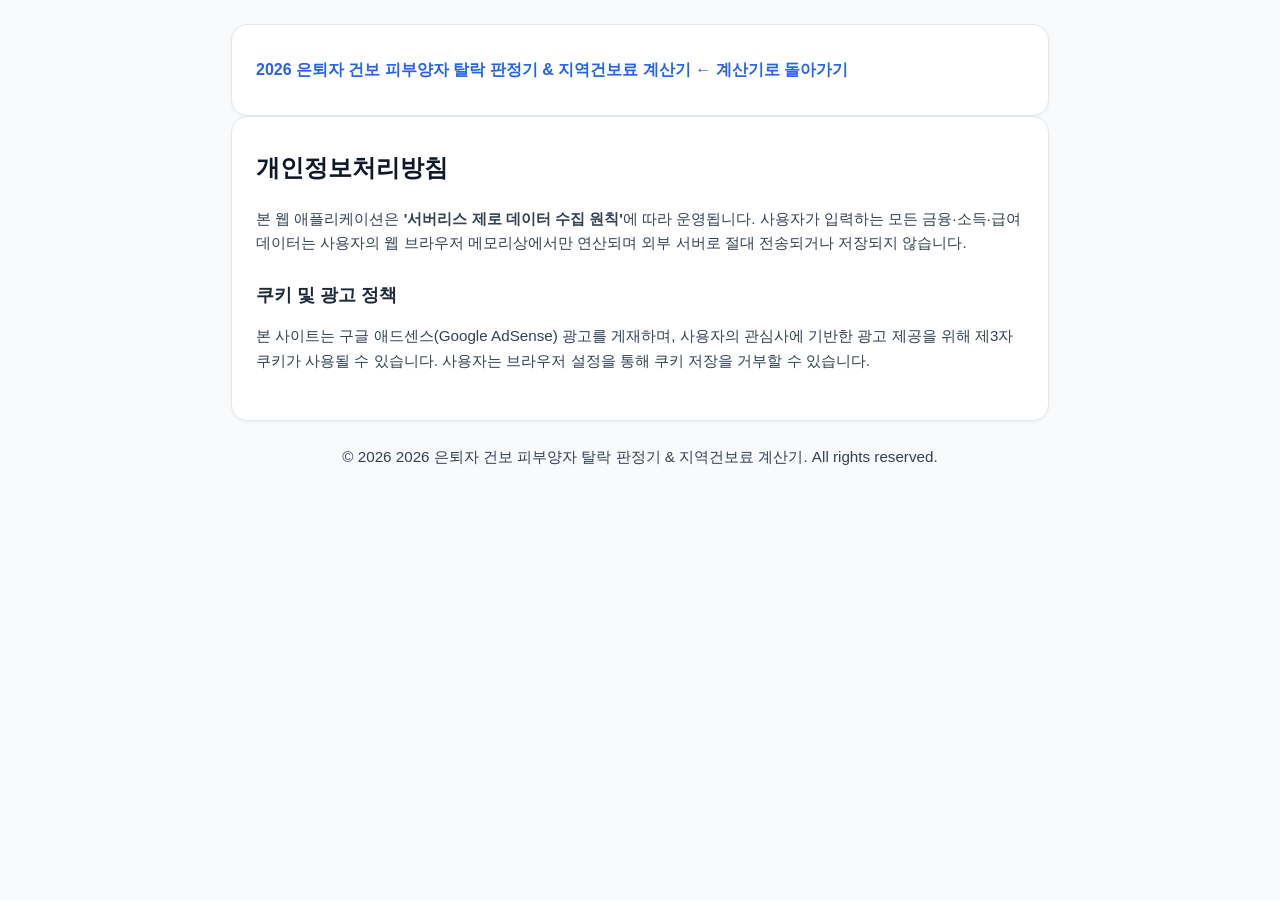
<file: privacy.html>
<!DOCTYPE html>
<html lang="ko">
<head>
  <meta charset="UTF-8">
  <meta name="viewport" content="width=device-width, initial-scale=1.0">
  <title>개인정보처리방침 | 2026 은퇴자 건보 피부양자 탈락 판정기 & 지역건보료 계산기</title>
  <meta name="description" content="2026 은퇴자 건보 피부양자 탈락 판정기 & 지역건보료 계산기의 개인정보처리방침입니다.">
  <meta name="robots" content="index, follow">
  <link rel="canonical" href="https://health-dependent.enjoy-onepage.com/privacy.html">
  <link rel="icon" type="image/x-icon" href="/favicon.ico">
  <style>
  body { margin: 0; font-family: -apple-system, BlinkMacSystemFont, "Segoe UI", Roboto, sans-serif; background: #f8fafc; color: #1e293b; line-height: 1.6; padding: 24px 16px; }
  .wrap, .max-w-2xl, .max-w-3xl, .container, main { max-width: 768px; margin: 0 auto; background: #fff; padding: 32px 24px; border-radius: 16px; border: 1px solid #e2e8f0; box-shadow: 0 1px 3px rgba(0,0,0,0.05); }
  h1 { font-size: 1.5rem; font-weight: 800; margin-top: 0; color: #0f172a; }
  h2 { font-size: 1.15rem; font-weight: 700; margin-top: 24px; color: #1e293b; }
  p, li { font-size: 0.95rem; color: #334155; }
  a { color: #2563eb; text-decoration: none; font-weight: 600; }
  a:hover { text-decoration: underline; }
  .footer, footer { text-align: center; margin-top: 24px; font-size: 0.85rem; color: #64748b; }
</style>
</head>
<body class="bg-slate-50 text-slate-800 antialiased font-sans min-h-screen flex flex-col justify-between">
  <header class="bg-white border-b border-slate-200">
    <div class="max-w-3xl mx-auto px-4 py-3 flex items-center justify-between">
      <a href="/" class="flex items-center gap-2 text-slate-900 font-bold hover:text-indigo-600 transition">
        <span>2026 은퇴자 건보 피부양자 탈락 판정기 & 지역건보료 계산기</span>
      </a>
      <a href="/" class="text-xs font-semibold text-indigo-600 hover:underline">← 계산기로 돌아가기</a>
    </div>
  </header>
  <main class="max-w-3xl mx-auto px-4 py-8 w-full flex-grow">
    <article class="bg-white rounded-2xl p-6 sm:p-8 border border-slate-200 shadow-sm space-y-6">
      <h1 class="text-2xl font-extrabold text-slate-900">개인정보처리방침</h1>
      <p class="text-sm text-slate-600 leading-relaxed">
        본 웹 애플리케이션은 <strong>'서버리스 제로 데이터 수집 원칙'</strong>에 따라 운영됩니다. 사용자가 입력하는 모든 금융·소득·급여 데이터는 사용자의 웹 브라우저 메모리상에서만 연산되며 외부 서버로 절대 전송되거나 저장되지 않습니다.
      </p>
      <section class="space-y-3">
        <h2 class="text-lg font-bold text-slate-900 border-b border-slate-100 pb-2">쿠키 및 광고 정책</h2>
        <p class="text-sm text-slate-600 leading-relaxed">
          본 사이트는 구글 애드센스(Google AdSense) 광고를 게재하며, 사용자의 관심사에 기반한 광고 제공을 위해 제3자 쿠키가 사용될 수 있습니다. 사용자는 브라우저 설정을 통해 쿠키 저장을 거부할 수 있습니다.
        </p>
      </section>
    </article>
  </main>
  <footer class="bg-white border-t border-slate-200 py-6 text-center text-xs text-slate-500">
    <p>© 2026 2026 은퇴자 건보 피부양자 탈락 판정기 & 지역건보료 계산기. All rights reserved.</p>
  </footer>
</body>
</html>
</file>
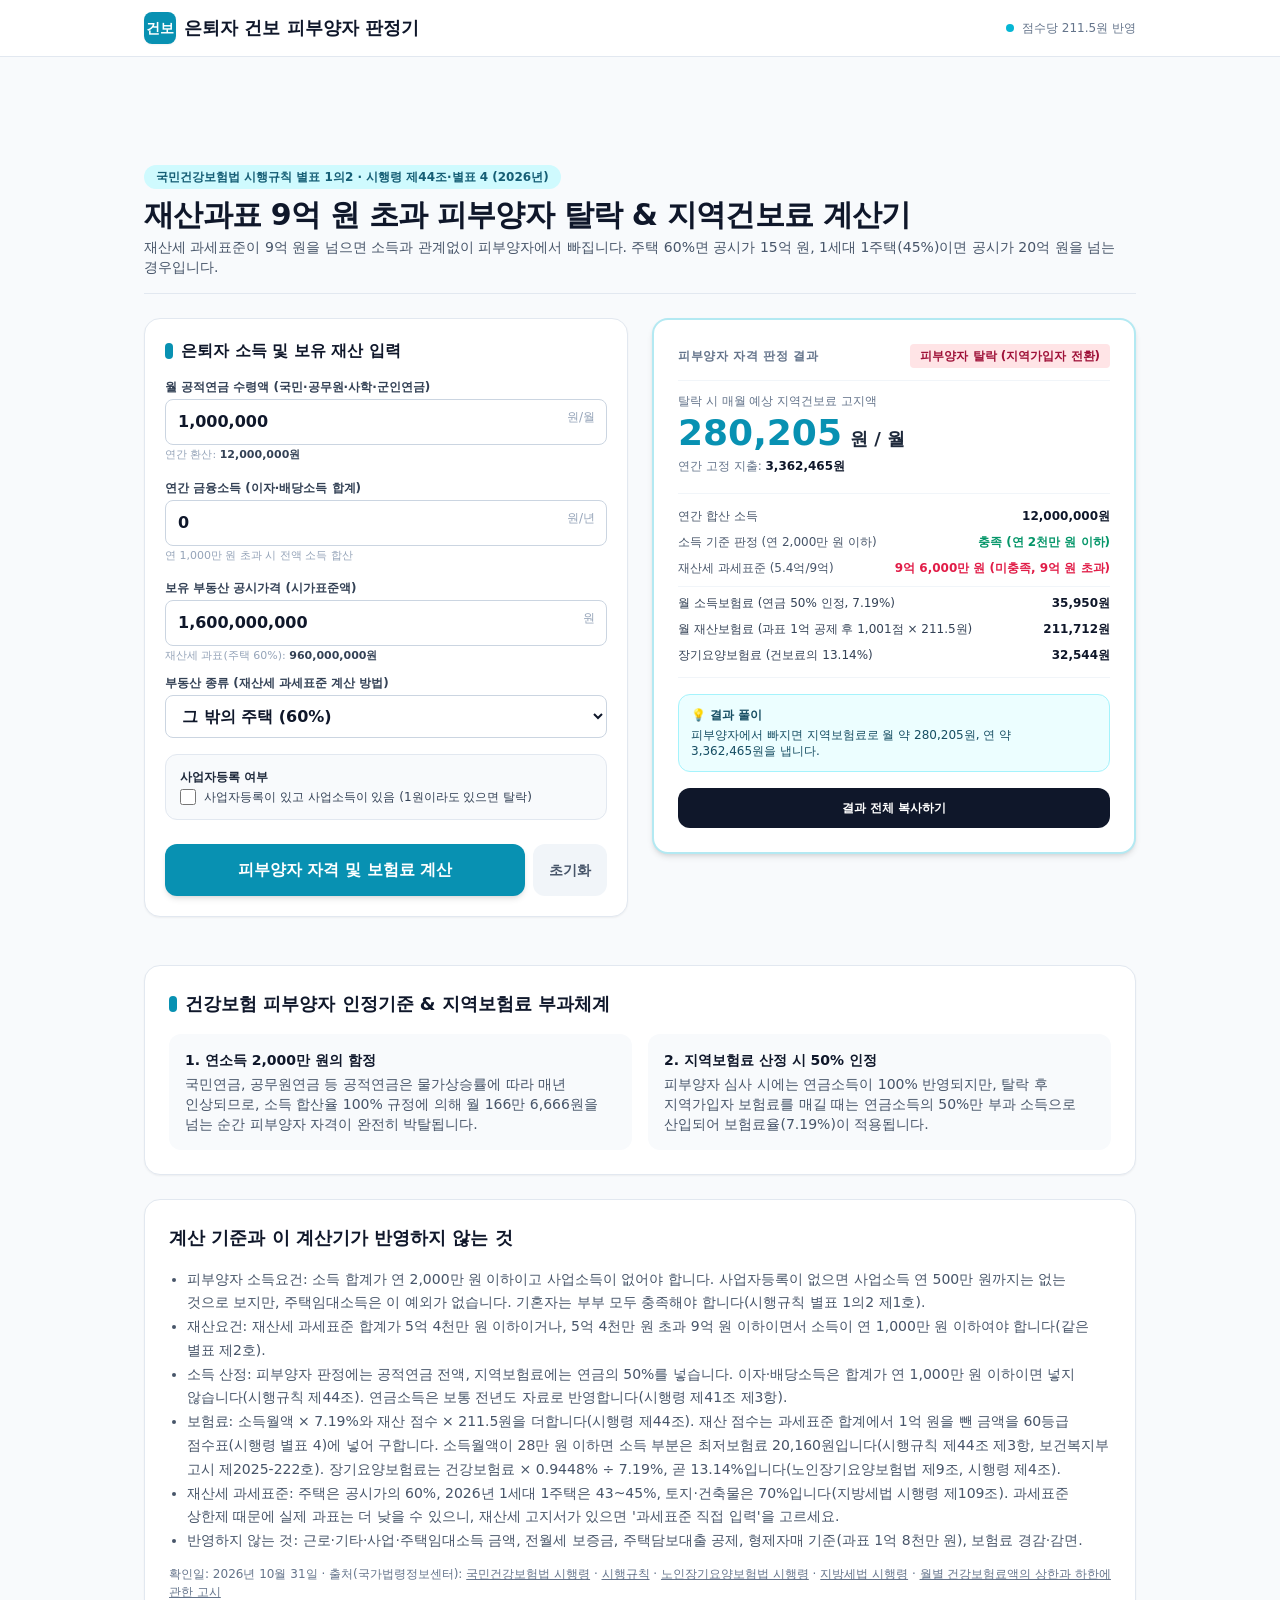
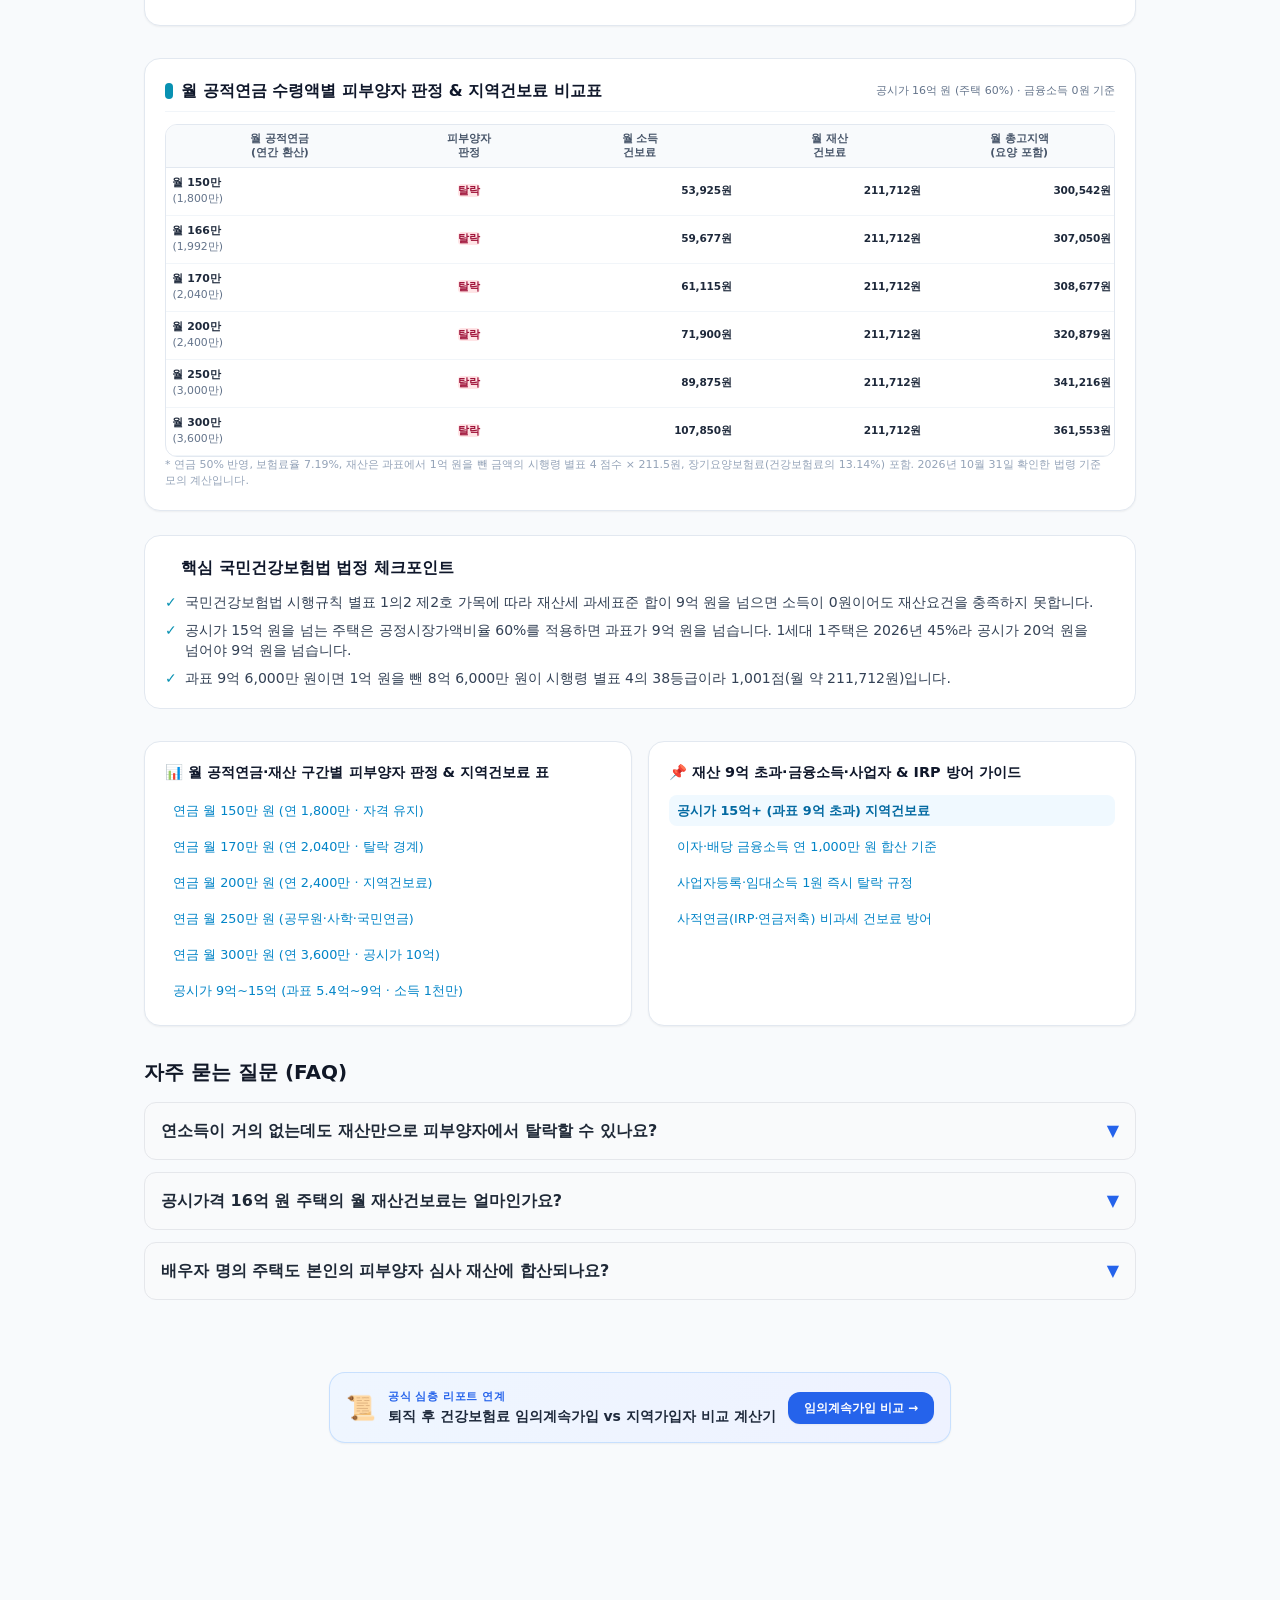
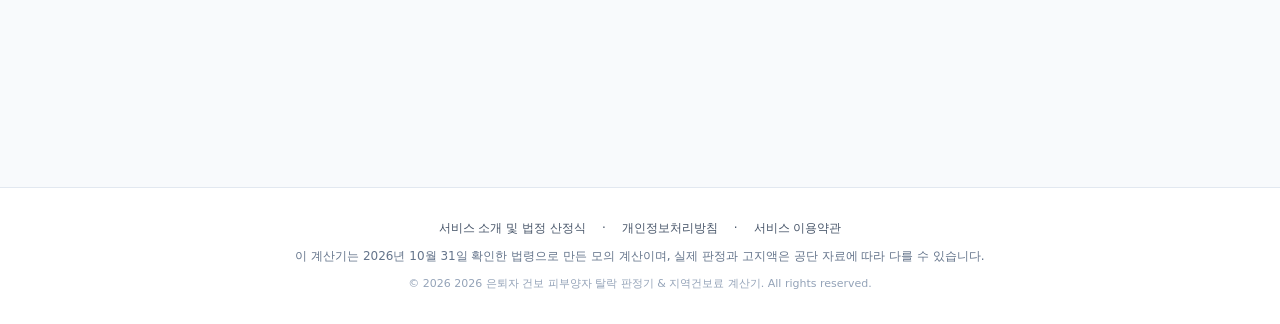
<file: prop-1500m-over.html>
<!DOCTYPE html>
<html lang="ko">
<head>
    <meta charset="utf-8"/>
    <meta content="width=device-width, initial-scale=1.0" name="viewport"/>
    <link rel="preconnect" href="https://pagead2.googlesyndication.com">
    <title>재산과표 9억 초과 피부양자 탈락 | 공시가 15억·1주택 20억</title>
    <meta content="재산세 과세표준 9억원(주택 60%면 공시가 15억원, 1세대 1주택이면 20억원)을 넘으면 소득과 관계없이 피부양자에서 빠지는 기준과 지역건보료를 계산합니다." name="description"/>
    <meta content="2026 건강보험 피부양자 자격 조건, 건보료 피부양자 탈락 2000만원, 국민연금 건보료 피부양자 박탈, 지역가입자 건강보험료 점수 계산, 피부양자 재산세 과세표준 5.4억" name="keywords"/>
    <meta content="index, follow" name="robots"/>
    <link href="https://health-dependent.enjoy-onepage.com/prop-1500m-over.html" rel="canonical"/>
    <meta content="website" property="og:type"/>
    <meta content="ko_KR" property="og:locale"/>
    <meta content="https://health-dependent.enjoy-onepage.com/prop-1500m-over.html" property="og:url"/>
    <meta content="2026 건보 피부양자 & 지역보험료 계산기" property="og:site_name"/>
    <meta content="재산과표 9억 초과 피부양자 탈락 | 공시가 15억·1주택 20억" property="og:title"/>
    <meta content="재산세 과세표준 9억원(주택 60%면 공시가 15억원, 1세대 1주택이면 20억원)을 넘으면 소득과 관계없이 피부양자에서 빠지는 기준과 지역건보료를 계산합니다." property="og:description"/>
    <meta content="https://health-dependent.enjoy-onepage.com/og-image.png" property="og:image"/>
    <meta content="summary_large_image" name="twitter:card"/>
    <meta content="재산과표 9억 초과 피부양자 탈락 | 공시가 15억·1주택 20억" name="twitter:title"/>
    <meta content="재산세 과세표준 9억원(주택 60%면 공시가 15억원, 1세대 1주택이면 20억원)을 넘으면 소득과 관계없이 피부양자에서 빠지는 기준과 지역건보료를 계산합니다." name="twitter:description"/>
    <meta content="https://health-dependent.enjoy-onepage.com/og-image.png" name="twitter:image"/>
    <link href="/favicon.ico" rel="icon" type="image/x-icon"/>
    <link href="/icon.png" rel="apple-touch-icon"/>
    <link rel="stylesheet" href="./style.css">
    <script async="" crossorigin="anonymous" src="https://pagead2.googlesyndication.com/pagead/js/adsbygoogle.js?client=ca-pub-2228289204702106"></script>
    <style id="layout-shield">
      html, body { max-width: 100%; overflow-x: hidden; }
      .manual-ad-box { width: 100%; max-width: 960px; margin-left: auto; margin-right: auto; text-align: center; overflow: hidden; }
      .manual-ad-box ins { max-width: 100% !important; overflow: hidden !important; }
      :focus-visible { outline: 2px solid #3b82f6 !important; outline-offset: 2px !important; }
      input:focus-visible, select:focus-visible, textarea:focus-visible, button:focus-visible { outline: 2px solid #2563eb !important; outline-offset: 1px !important; }
      /* Remodel components */
      .extra-section { margin-top: 2rem; margin-bottom: 2rem; }
      .extra-table-wrap { width: 100%; border-radius: 0.75rem; border: 1px solid #e2e8f0; background: #fff; overflow: hidden; }
      .extra-table { table-layout: fixed; width: 100%; border-collapse: collapse; text-align: right; word-break: keep-all; }
      .extra-table th { background: #f8fafc; color: #475569; font-size: 0.68rem; font-weight: 700; padding: 0.45rem 0.2rem; border-bottom: 1px solid #e2e8f0; text-align: center; line-height: 1.25; }
      .extra-table td { padding: 0.45rem 0.2rem; border-bottom: 1px solid #f1f5f9; color: #1e293b; font-size: 0.68rem; }
      .extra-table td.td-col1 { text-align: left; font-weight: 600; padding-left: 0.4rem; }
      .extra-table td.td-val { font-size: 0.66rem; font-weight: 600; letter-spacing: -0.02em; }
      .extra-table tr.active-preset { background: #eff6ff; font-weight: 700; }
      .checkpoints-card { background: #fff; border: 1px solid #e2e8f0; border-radius: 1rem; padding: 1.25rem; margin-top: 1.5rem; }
      .sublinks-section { margin-top: 2rem; margin-bottom: 2rem; }
      .sublinks-grid { display: grid; grid-template-columns: 1fr; gap: 1rem; }
      @media (min-width: 768px) { .sublinks-grid { grid-template-columns: 1fr 1fr; } }
      .sublinks-card { background: #fff; border: 1px solid #e2e8f0; border-radius: 1rem; padding: 1.25rem; box-shadow: 0 1px 2px 0 rgba(0, 0, 0, 0.05); }
      .sublinks-card h3 { font-size: 0.9rem; font-weight: 700; color: #0f172a; margin-bottom: 0.75rem; display: flex; align-items: center; gap: 0.5rem; }
      .sublinks-card ul { display: flex; flex-direction: column; gap: 0.35rem; list-style: none; padding: 0; margin: 0; }
      .sublink-item a { display: block; font-size: 0.8rem; color: #0284c7; text-decoration: none; padding: 0.35rem 0.5rem; border-radius: 0.5rem; transition: background 0.15s; word-break: keep-all; }
      .sublink-item a:hover { background: #f0f9ff; text-decoration: underline; }
      .sublink-item a.current-page { font-weight: 700; color: #0369a1; background: #f0f9ff; }
    </style>
    <style id="mobile-hardening-shield">
      body, h1, h2, h3, h4, p, span, label { word-break: keep-all; overflow-wrap: break-word; }
      button, [role="button"], a.btn { white-space: nowrap; word-break: keep-all; }
      @media (max-width: 640px) {
        input, select, textarea { font-size: 16px !important; }
        button, [role="button"], a.btn { min-height: 44px; }
      }
    </style>

    <script type="application/ld+json">
{
  "@context": "https://schema.org",
  "@graph": [
    {
      "@type": "WebApplication",
      "@id": "https://health-dependent.enjoy-onepage.com/prop-1500m-over.html#webapp",
      "name": "재산과표 9억 초과 피부양자 탈락 | 공시가 15억·1주택 20억",
      "url": "https://health-dependent.enjoy-onepage.com/prop-1500m-over.html",
      "applicationCategory": "UtilityApplication",
      "operatingSystem": "All",
      "browserRequirements": "Requires JavaScript. Requires HTML5.",
      "description": "재산세 과세표준 9억원(주택 60%면 공시가 15억원, 1세대 1주택이면 20억원)을 넘으면 소득과 관계없이 피부양자에서 빠지는 기준과 지역건보료를 계산합니다.",
      "image": "https://health-dependent.enjoy-onepage.com/og-image.png",
      "offers": {
        "@type": "Offer",
        "price": "0",
        "priceCurrency": "KRW"
      }
    },
    {
      "@type": "FAQPage",
      "@id": "https://health-dependent.enjoy-onepage.com/prop-1500m-over.html#faq",
      "mainEntity": [
        {
          "@type": "Question",
          "name": "연소득이 거의 없는데도 재산만으로 피부양자에서 탈락할 수 있나요?",
          "acceptedAnswer": {
            "@type": "Answer",
            "text": "네, 국민건강보험법상 재산세 과세표준이 9억 원을 초과하면 소득 유무와 관계없이 무조건 피부양자 자격이 박탈됩니다."
          }
        },
        {
          "@type": "Question",
          "name": "공시가격 16억 원 주택의 월 재산건보료는 얼마인가요?",
          "acceptedAnswer": {
            "@type": "Answer",
            "text": "주택 60% 기준 과표 9억 6,000만 원에서 1억 원을 뺀 8억 6,000만 원은 38등급(1,001점)이라 재산보험료는 월 약 211,712원입니다. 1세대 1주택이면 과표가 7억 2,000만 원이라 재산요건 판정과 보험료가 달라집니다."
          }
        },
        {
          "@type": "Question",
          "name": "배우자 명의 주택도 본인의 피부양자 심사 재산에 합산되나요?",
          "acceptedAnswer": {
            "@type": "Answer",
            "text": "아닙니다. 건강보험 피부양자 자격의 재산 요건은 세대 합산이 아닌 개인별 소유 재산세 과세표준으로 각각 판정합니다."
          }
        }
      ]
    }
  ]
}
    </script>

<script id="math-guard">
// Global Math & DOM Output Guard: prevents NaN / Infinity leaks to UI
(function() {
  const origToLocaleString = Number.prototype.toLocaleString;
  Number.prototype.toLocaleString = function(locales, options) {
    if (!Number.isFinite(this.valueOf())) return '0';
    return origToLocaleString.call(this, locales, options);
  };
  const origToFixed = Number.prototype.toFixed;
  Number.prototype.toFixed = function(digits) {
    if (!Number.isFinite(this.valueOf())) return '0';
    return origToFixed.call(this, digits);
  };
})();
</script>
<style id="ad-cls-shield">
  .ad-bottom { min-height: 280px !important; }
  .ad-bottom ins { min-height: 280px !important; }
</style>
<!-- KIRO:VALUES START -->
<script type="application/json" id="kiro-values">{"app":"health-dependent-calc","valid_until":"2026-12-31","soft_days":60,"hard_days":120,"grace_days":31,"status":"unverified","note":"이 페이지의 보험료율과 기준 금액은 2026년 기준","values":{}}</script>
<script>/* Kiro value guard v1 (2026-11-01). Values come from #kiro-values, written by the home server's value watcher.
   window.KIRO_V = values in force today (a scheduled "next" set applies from its date).
   Elements carrying data-v (value or =expression) and data-f (format) are re-rendered from those values;
   a notice appears when the values are stale. */
(function (W, doc) {
  var D, V = {}, today, NEXT = false;
  function ymd(s) { var m = /^(\d{4})-(\d{2})-(\d{2})/.exec(s || ''); return m ? [+m[1], +m[2], +m[3]] : null; }
  function num(a) { return a ? a[0] * 10000 + a[1] * 100 + a[2] : 0; }
  function dayIndex(a) { return Math.floor(Date.UTC(a[0], a[1] - 1, a[2]) / 86400000); }
  function own(o, k) { return Object.prototype.hasOwnProperty.call(o, k); }
  try {
    var el = doc.getElementById('kiro-values');
    if (!el) return;
    D = JSON.parse(el.textContent || '{}');
    var d = new Date();
    today = [d.getFullYear(), d.getMonth() + 1, d.getDate()];
    var base = D.values || {}, k;
    for (k in base) if (own(base, k)) V[k] = base[k];
    if (D.next && D.next.values && ymd(D.next.from) && num(today) >= num(ymd(D.next.from))) {
      for (k in D.next.values) if (own(D.next.values, k)) V[k] = D.next.values[k];
      NEXT = true;
    }
    V._checked = D.checked || '';
  } catch (e) { return; }
  function lookup(p) {
    var o = V, parts = String(p).split('/');
    for (var i = 0; i < parts.length; i++) { if (o === null || typeof o !== 'object' || !own(o, parts[i])) return undefined; o = o[parts[i]]; }
    return o;
  }
  function fix(x, n) {
    var p = Math.pow(10, n), r = Math.floor(Math.abs(x) * p + 0.5), s = String(r);
    if (n) { while (s.length <= n) s = '0' + s; s = s.slice(0, -n) + '.' + s.slice(-n); }
    return (x < 0 && r ? '-' : '') + s;
  }
  function grp(s) {
    var neg = s.charAt(0) === '-', t = neg ? s.slice(1) : s, parts = t.split('.');
    parts[0] = parts[0].replace(/\B(?=(\d{3})+(?!\d))/g, ',');
    return (neg ? '-' : '') + parts.join('.');
  }
  function usd(x) {
    var r = Math.floor(Math.abs(x) * 1000 + 0.5);
    if (r % 1000 === 0) return '$' + grp(String(r / 1000));
    var s = fix(x, 3);
    if (s.slice(-1) === '0') s = s.slice(0, -1);
    return '$' + grp(s);
  }
  function F(v, f) {
    if (v === undefined || v === null || v === '') return null;
    var a;
    switch (f) {
      case 'int': return grp(fix(+v, 0));
      case 'won': return grp(fix(+v, 0)) + '원';
      case 'pct0': return fix(+v, 0) + '%';
      case 'pct1': return fix(+v, 1) + '%';
      case 'pct2': return fix(+v, 2) + '%';
      case 'pctx': a = fix(+v, 2); return (a.slice(-1) === '0' ? a.slice(0, -1) : a) + '%';
      case 'num1': return grp(fix(+v, 1));
      case 'num2': return grp(fix(+v, 2));
      case 'usd': return usd(+v);
      case 'usd2': return '$' + grp(fix(+v, 2));
      case 'date': a = ymd(v); return a ? a[0] + '년 ' + a[1] + '월 ' + a[2] + '일' : null;
      case 'ym': a = ymd(v); return a ? a[0] + '년 ' + a[1] + '월' : null;
      case 'y': a = ymd(v); return a ? String(a[0]) : null;
      case 'md': a = ymd(v); return a ? a[1] + '월 ' + a[2] + '일' : null;
      default: return String(v);
    }
  }
  var FN = {
    round: function (x, n) { var p = Math.pow(10, n || 0); return Math.floor(Math.abs(x) * p + 0.5) / p * (x < 0 ? -1 : 1); },
    floor: Math.floor, ceil: Math.ceil, min: Math.min, max: Math.max, abs: Math.abs
  };
  function ev(expr) {
    expr = String(expr || '');
    if (expr.charAt(0) !== '=') return lookup(expr);
    var body = expr.slice(1);
    if (!/^[\w\s.+\-*\/(),]*$/.test(body)) return undefined;
    var js = body.replace(/[A-Za-z_]\w*/g, function (n) { return own(FN, n) ? 'F.' + n : 'L(' + JSON.stringify(n) + ')'; });
    try { var r = Function('F', 'L', 'return (' + js + ');')(FN, lookup); return (typeof r === 'number' && isFinite(r)) ? r : undefined; }
    catch (e) { return undefined; }
  }
  function render() {
    var els = doc.querySelectorAll('[data-v]');
    for (var i = 0; i < els.length; i++) {
      var t = F(ev(els[i].getAttribute('data-v')), els[i].getAttribute('data-f') || 'raw');
      if (t !== null && els[i].textContent !== t) els[i].textContent = t;
    }
  }
  function notice() {
    var level = 0, msg = '', t = dayIndex(today), vu = ymd(D.valid_until), ck = ymd(D.checked);
    if (vu && num(today) > num(vu)) {
      level = (t - dayIndex(vu) > (D.grace_days || 31)) ? 2 : 1;
      msg = (D.note ? D.note + '입니다. ' : '') + '그 뒤 바뀐 기준은 아직 반영하지 못해 계산 결과가 다를 수 있어요.';
    } else if (D.status === 'pending') {
      level = 1;
      msg = D.pending_note || '공식 기준이 바뀐 것으로 보여 새 값을 확인하고 있어요. 계산 결과가 다를 수 있어요.';
    } else if (ck && D.status === 'ok') {
      var age = t - dayIndex(ck);
      if (age > (D.hard_days || 120)) level = 2; else if (age > (D.soft_days || 60)) level = 1;
      if (level) msg = '이 페이지의 값은 ' + F(D.checked, 'date') + '에 공식 자료로 확인한 것이에요. 그 뒤 바뀌었을 수 있어요.';
    }
    W.KIRO_STALE = level;
    if (!level) return;
    if (level === 2) msg += ' 정확한 금액은 공식 기관에서 확인하세요.';
    var box = doc.createElement('div');
    box.id = 'kiro-fresh';
    box.setAttribute('role', 'status');
    box.style.cssText = 'box-sizing:border-box;width:calc(100% - 24px);max-width:1080px;margin:12px auto;padding:10px 14px;' +
      'border:1px solid #f59e0b;border-radius:10px;background:#fffbeb;color:#78350f;font-size:14px;line-height:1.6;word-break:keep-all;text-align:left';
    box.textContent = '\u26a0\ufe0f ' + msg;
    var h = doc.querySelector('body > header') || doc.querySelector('header'), m = doc.querySelector('main');
    if (h && h.parentNode) h.parentNode.insertBefore(box, h.nextSibling);
    else if (m && m.parentNode) m.parentNode.insertBefore(box, m);
    else doc.body.insertBefore(box, doc.body.firstChild);
    if (level === 2 && D.hide) {
      for (var i = 0; i < D.hide.length; i++) {
        var hs = doc.querySelectorAll(D.hide[i]);
        for (var j = 0; j < hs.length; j++) hs[j].style.display = 'none';
      }
    }
  }
  W.KIRO_V = V; W.KIRO_VALUES = D; W.KIRO_FMT = F; W.KIRO_EVAL = ev; W.KIRO_NEXT = NEXT;
  function go() { try { render(); } catch (e) {} try { notice(); } catch (e2) {} }
  if (doc.readyState === 'loading') doc.addEventListener('DOMContentLoaded', go); else go();
})(window, document);</script>
<!-- KIRO:VALUES END -->
</head>
<body class="bg-slate-50 text-slate-800 antialiased font-sans min-h-screen flex flex-col justify-between">
    <header class="bg-white border-b border-slate-200 sticky top-0 z-50">
        <div class="max-w-5xl mx-auto px-4 py-3 flex items-center justify-between">
            <a class="flex items-center gap-2 text-slate-900 font-bold text-lg hover:text-cyan-600 transition" href="/">
                <span class="w-8 h-8 rounded-lg bg-cyan-600 text-white flex items-center justify-center font-black text-sm shadow-sm">건보</span>
                <span>은퇴자 건보 피부양자 판정기</span>
            </a>
            <div class="flex items-center gap-2 text-xs text-slate-500 font-medium">
                <span class="inline-block w-2 h-2 rounded-full bg-cyan-500"></span> 점수당 211.5원 반영
            </div>
        </div>
    </header>

    <!-- Top Ad Banner -->
    <div class="manual-ad-box ad-top-banner" style="width: 100%; max-width: 960px; margin: 8px auto 16px; text-align: center;">
        <ins class="adsbygoogle" data-ad-client="ca-pub-2228289204702106" data-ad-format="horizontal" data-ad-slot="3824727725" data-full-width-responsive="true" style="display:inline-block;width:100%;height:60px;"></ins>
        <script>(adsbygoogle = window.adsbygoogle || []).push({});</script>
    </div>

    <!-- PAGE:HERO START -->
    <section class="max-w-5xl mx-auto px-4 pt-4 pb-2 w-full">
        <div class="border-b border-slate-200 pb-4">
            <div class="inline-flex items-center gap-1.5 px-3 py-1 rounded-full text-xs font-semibold bg-cyan-100 text-cyan-800 mb-2">
                <span>국민건강보험법 시행규칙 별표 1의2 · 시행령 제44조·별표 4 (2026년)</span>
            </div>
            <h1 class="text-2xl sm:text-3xl font-extrabold text-slate-900 tracking-tight">
                재산과표 9억 원 초과 피부양자 탈락 & 지역건보료 계산기
            </h1>
            <p class="text-slate-600 text-sm mt-1">
                재산세 과세표준이 9억 원을 넘으면 소득과 관계없이 피부양자에서 빠집니다. 주택 60%면 공시가 15억 원, 1세대 1주택(45%)이면 공시가 20억 원을 넘는 경우입니다.
            </p>
        </div>
    </section>
    <!-- PAGE:HERO END -->

    <main class="max-w-5xl mx-auto px-4 py-4 w-full flex-grow">
        <div class="grid grid-cols-1 lg:grid-cols-12 gap-6 items-start">
            <!-- Left: Inputs (6 cols) -->
            <section class="lg:col-span-6 bg-white rounded-2xl p-5 shadow-sm border border-slate-200 space-y-4">
                <h2 class="text-base font-bold text-slate-900 flex items-center gap-2">
                    <span class="w-2 h-4 bg-cyan-600 rounded-full"></span>
                    은퇴자 소득 및 보유 재산 입력
                </h2>

                <div>
                    <label class="block text-xs font-semibold text-slate-700 mb-1" for="monthlyPension">월 공적연금 수령액 (국민·공무원·사학·군인연금)</label>
                    <div class="relative">
                        <input type="text" id="monthlyPension" value="1,000,000" class="w-full px-3 py-2.5 bg-white border border-slate-300 rounded-lg text-slate-900 font-bold text-base focus:ring-2 focus:ring-cyan-500" placeholder="예: 1,800,000">
                        <span class="absolute right-3 top-2.5 text-xs text-slate-400 font-normal">원/월</span>
                    </div>
                    <span class="text-[11px] text-slate-400 mt-0.5 block">연간 환산: <span id="annualPensionText" class="font-semibold text-slate-700">12,000,000원</span></span>
                </div>

                <div>
                    <label class="block text-xs font-semibold text-slate-700 mb-1" for="annualFinanceIncome">연간 금융소득 (이자·배당소득 합계)</label>
                    <div class="relative">
                        <input type="text" id="annualFinanceIncome" value="0" class="w-full px-3 py-2.5 bg-white border border-slate-300 rounded-lg text-slate-900 font-bold text-base focus:ring-2 focus:ring-cyan-500" placeholder="예: 0">
                        <span class="absolute right-3 top-2.5 text-xs text-slate-400 font-normal">원/년</span>
                    </div>
                    <span class="text-[11px] text-slate-400 mt-0.5 block">연 1,000만 원 초과 시 전액 소득 합산</span>
                </div>

                <div>
                    <label class="block text-xs font-semibold text-slate-700 mb-1" for="propertyPrice" id="propertyLabel">보유 부동산 공시가격 (시가표준액)</label>
                    <div class="relative">
                        <input type="text" id="propertyPrice" value="1,600,000,000" class="w-full px-3 py-2.5 bg-white border border-slate-300 rounded-lg text-slate-900 font-bold text-base focus:ring-2 focus:ring-cyan-500" placeholder="예: 800,000,000">
                        <span class="absolute right-3 top-2.5 text-xs text-slate-400 font-normal">원</span>
                    </div>
                    <span class="text-[11px] text-slate-400 mt-0.5 block">재산세 과표(<span id="fmvText">주택 60%</span>): <span id="taxBaseText" class="font-semibold text-slate-700">960,000,000원</span></span>
                    <label class="block text-xs font-semibold text-slate-700 mb-1" for="propType" style="margin-top:10px">부동산 종류 (재산세 과세표준 계산 방법)</label>
                    <select id="propType" class="w-full px-3 py-2.5 bg-white border border-slate-300 rounded-lg text-slate-900 font-bold text-base focus:ring-2 focus:ring-cyan-500">
                        <option value="one">1세대 1주택 (43~45%)</option>
                        <option value="house" selected>그 밖의 주택 (60%)</option>
                        <option value="land">토지·건축물 (70%)</option>
                        <option value="base">과세표준 직접 입력</option>
                    </select>
                </div>

                <div class="p-3.5 bg-slate-50 rounded-xl border border-slate-200">
                    <span class="text-xs font-bold text-slate-800 block mb-1">사업자등록 여부</span>
                    <label class="flex items-center gap-2 cursor-pointer mt-1">
                        <input type="checkbox" id="hasBizReg" class="w-4 h-4 text-cyan-600 rounded border-slate-300" aria-label="사업자등록과 사업소득이 있음">
                        <span class="text-xs text-slate-700">사업자등록이 있고 사업소득이 있음 (1원이라도 있으면 탈락)</span>
                    </label>
                </div>

                <div class="flex gap-2 pt-2">
                    <button id="calcBtn" type="button" class="flex-1 py-3.5 px-4 bg-cyan-600 hover:bg-cyan-700 text-white font-bold rounded-xl shadow-md transition text-base flex items-center justify-center gap-2 whitespace-nowrap">
                        피부양자 자격 및 보험료 계산
                    </button>
                    <button id="resetBtn" type="button" class="px-4 py-3.5 bg-slate-100 hover:bg-slate-200 text-slate-600 font-semibold rounded-xl transition text-sm whitespace-nowrap">
                        초기화
                    </button>
                </div>
            </section>

            <!-- Right: Decision Receipt (6 cols) -->
            <section class="lg:col-span-6 lg:sticky lg:top-20 space-y-4">
                <div class="bg-white rounded-2xl p-6 shadow-md border-2 border-cyan-500/30">
                    <div class="flex items-center justify-between border-b border-slate-100 pb-3 mb-3">
                        <span class="text-xs font-bold text-slate-500 uppercase tracking-wider">피부양자 자격 판정 결과</span>
                        <span id="qualBadge" class="text-xs font-black px-2.5 py-1 rounded bg-rose-100 text-rose-800">피부양자 탈락 (지역가입자 전환)</span>
                    </div>

                    <div class="mb-4">
                        <span class="text-xs text-slate-500 block mb-1">탈락 시 매월 예상 지역건보료 고지액</span>
                        <div class="flex items-baseline gap-2">
                            <span id="resTotalHealthBill" class="text-3xl sm:text-4xl font-black text-cyan-600">280,205</span>
                            <span class="text-lg font-bold text-slate-800">원 / 월</span>
                        </div>
                        <span class="text-xs text-slate-500">연간 고정 지출: <span id="resAnnualBill" class="font-bold text-slate-900">3,362,465원</span></span>
                    </div>

                    <!-- Breakdown Table -->
                    <div class="space-y-2.5 text-xs border-t border-b border-slate-100 py-3.5 mb-4">
                        <div class="flex justify-between text-slate-600">
                            <span>연간 합산 소득</span>
                            <span id="resTotalIncome" class="font-bold text-slate-900">12,000,000원</span>
                        </div>
                        <div class="flex justify-between text-slate-600">
                            <span>소득 기준 판정 (연 2,000만 원 이하)</span>
                            <span id="resIncomePass" class="font-bold text-emerald-600">충족 (연 2천만 원 이하)</span>
                        </div>
                        <div class="flex justify-between text-slate-600">
                            <span>재산세 과세표준 (5.4억/9억)</span>
                            <span id="resPropertyPass" class="font-bold text-rose-600">9억 6,000만 원 (미충족, 9억 원 초과)</span>
                        </div>
                        <div class="flex justify-between text-slate-700 pt-2 border-t border-slate-100">
                            <span>월 소득보험료 (연금 50% 인정, 7.19%)</span>
                            <span id="resIncomeFee" class="font-bold text-slate-900">35,950원</span>
                        </div>
                        <div class="flex justify-between text-slate-700">
                            <span>월 재산보험료 (과표 1억 공제 후 <span id="propPointsText">1,001</span>점 × 211.5원)</span>
                            <span id="resPropertyFee" class="font-bold text-slate-900">211,712원</span>
                        </div>
                        <div class="flex justify-between text-slate-700">
                            <span>장기요양보험료 (건보료의 13.14%)</span>
                            <span id="resLtcFee" class="font-bold text-slate-900">32,544원</span>
                        </div>
                    </div>

                    <!-- Strategic Advice -->
                    <div id="adviceBox" class="p-3 bg-cyan-50 rounded-xl border border-cyan-200 text-xs text-cyan-900 space-y-1">
                        <span class="font-bold block">💡 결과 풀이</span>
                        <p id="adviceText">피부양자에서 빠지면 지역보험료로 월 약 280,205원, 연 약 3,362,465원을 냅니다.</p>
                    </div>

                    <button id="copyResultBtn" type="button" class="w-full mt-4 py-3 bg-slate-900 hover:bg-slate-800 text-white font-bold rounded-xl text-xs flex items-center justify-center gap-2 transition whitespace-nowrap">
                        결과 전체 복사하기
                    </button>
                </div>
            </section>
        </div>

        <!-- Guide -->
        <section class="mt-12 bg-white rounded-2xl p-6 shadow-sm border border-slate-200">
            <h2 class="text-lg font-bold text-slate-900 mb-4 flex items-center gap-2">
                <span class="w-2 h-4 bg-cyan-600 rounded-full"></span>
                건강보험 피부양자 인정기준 & 지역보험료 부과체계
            </h2>
            <div class="grid grid-cols-1 md:grid-cols-2 gap-4 text-xs sm:text-sm text-slate-600">
                <div class="p-4 bg-slate-50 rounded-xl">
                    <h3 class="font-bold text-slate-900 mb-1">1. 연소득 2,000만 원의 함정</h3>
                    <p>국민연금, 공무원연금 등 공적연금은 물가상승률에 따라 매년 인상되므로, 소득 합산율 100% 규정에 의해 월 166만 6,666원을 넘는 순간 피부양자 자격이 완전히 박탈됩니다.</p>
                </div>
                <div class="p-4 bg-slate-50 rounded-xl">
                    <h3 class="font-bold text-slate-900 mb-1">2. 지역보험료 산정 시 50% 인정</h3>
                    <p>피부양자 심사 시에는 연금소득이 100% 반영되지만, 탈락 후 지역가입자 보험료를 매길 때는 연금소득의 50%만 부과 소득으로 산입되어 보험료율(7.19%)이 적용됩니다.</p>
                </div>
            </div>
        </section>
    

                <!-- KIRO:HD-BASIS START -->
        <section class="bg-white rounded-2xl p-6 shadow-sm border border-slate-200" style="margin-top:24px">
            <h2 class="text-lg font-bold text-slate-900 mb-4">계산 기준과 이 계산기가 반영하지 않는 것</h2>
            <ul class="text-xs sm:text-sm text-slate-600" style="list-style:disc;padding-left:1.25em;line-height:1.7">
                <li>피부양자 소득요건: 소득 합계가 연 2,000만 원 이하이고 사업소득이 없어야 합니다. 사업자등록이 없으면 사업소득 연 500만 원까지는 없는 것으로 보지만, 주택임대소득은 이 예외가 없습니다. 기혼자는 부부 모두 충족해야 합니다(시행규칙 별표 1의2 제1호).</li>
                <li>재산요건: 재산세 과세표준 합계가 5억 4천만 원 이하이거나, 5억 4천만 원 초과 9억 원 이하이면서 소득이 연 1,000만 원 이하여야 합니다(같은 별표 제2호).</li>
                <li>소득 산정: 피부양자 판정에는 공적연금 전액, 지역보험료에는 연금의 50%를 넣습니다. 이자·배당소득은 합계가 연 1,000만 원 이하이면 넣지 않습니다(시행규칙 제44조). 연금소득은 보통 전년도 자료로 반영합니다(시행령 제41조 제3항).</li>
                <li>보험료: 소득월액 × 7.19%와 재산 점수 × 211.5원을 더합니다(시행령 제44조). 재산 점수는 과세표준 합계에서 1억 원을 뺀 금액을 60등급 점수표(시행령 별표 4)에 넣어 구합니다. 소득월액이 28만 원 이하면 소득 부분은 최저보험료 20,160원입니다(시행규칙 제44조 제3항, 보건복지부 고시 제2025-222호). 장기요양보험료는 건강보험료 × 0.9448% ÷ 7.19%, 곧 13.14%입니다(노인장기요양보험법 제9조, 시행령 제4조).</li>
                <li>재산세 과세표준: 주택은 공시가의 60%, 2026년 1세대 1주택은 43~45%, 토지·건축물은 70%입니다(지방세법 시행령 제109조). 과세표준 상한제 때문에 실제 과표는 더 낮을 수 있으니, 재산세 고지서가 있으면 '과세표준 직접 입력'을 고르세요.</li>
                <li>반영하지 않는 것: 근로·기타·사업·주택임대소득 금액, 전월세 보증금, 주택담보대출 공제, 형제자매 기준(과표 1억 8천만 원), 보험료 경감·감면.</li>
            </ul>
            <p style="margin-top:12px;font-size:12px;color:#64748b">확인일: 2026년 10월 31일 · 출처(국가법령정보센터): <a href="https://www.law.go.kr/법령/국민건강보험법시행령" target="_blank" rel="noopener" style="text-decoration:underline">국민건강보험법 시행령</a> · <a href="https://www.law.go.kr/법령/국민건강보험법시행규칙" target="_blank" rel="noopener" style="text-decoration:underline">시행규칙</a> · <a href="https://www.law.go.kr/법령/노인장기요양보험법시행령" target="_blank" rel="noopener" style="text-decoration:underline">노인장기요양보험법 시행령</a> · <a href="https://www.law.go.kr/법령/지방세법시행령" target="_blank" rel="noopener" style="text-decoration:underline">지방세법 시행령</a> · <a href="https://www.law.go.kr/행정규칙/월별건강보험료액의상한과하한에관한고시" target="_blank" rel="noopener" style="text-decoration:underline">월별 건강보험료액의 상한과 하한에 관한 고시</a></p>
        </section>
        <!-- KIRO:HD-BASIS END -->
        <!-- PAGE:EXTRA START -->
        <!-- Extra Statutory Analysis & Comparison Block -->
        <section class="extra-section space-y-6">
            <div class="bg-white rounded-2xl p-5 shadow-sm border border-slate-200">
                <div class="flex items-center justify-between mb-3 pb-2 border-b border-slate-100">
                    <h3 class="text-sm sm:text-base font-bold text-slate-900 flex items-center gap-2">
                        <span class="w-2 h-4 bg-cyan-600 rounded-full"></span>
                        월 공적연금 수령액별 피부양자 판정 & 지역건보료 비교표
                    </h3>
                    <span class="text-[11px] text-slate-500 font-medium">공시가 16억 원 (주택 60%) · 금융소득 0원 기준</span>
                </div>
                <div class="extra-table-wrap">
                    <table class="extra-table">
                        <thead>
                            <tr>
                                <th style="width: 24%;">월 공적연금<br>(연간 환산)</th>
                                <th style="width: 16%;">피부양자<br>판정</th>
                                <th style="width: 20%;">월 소득<br>건보료</th>
                                <th style="width: 20%;">월 재산<br>건보료</th>
                                <th style="width: 20%;">월 총고지액<br>(요양 포함)</th>
                            </tr>
                        </thead>
                        <tbody>
            <tr>
                <td class="td-col1">월 150만<br><span class="text-[10px] text-slate-500 font-normal">(1,800만)</span></td>
                <td style="text-align:center;"><span class="px-1.5 py-0.5 rounded text-[11px] font-bold bg-rose-100 text-rose-800">탈락</span></td>
                <td class="td-val">53,925원</td>
                <td class="td-val">211,712원</td>
                <td class="td-val font-bold text-cyan-700">300,542원</td>
            </tr>
            <tr>
                <td class="td-col1">월 166만<br><span class="text-[10px] text-slate-500 font-normal">(1,992만)</span></td>
                <td style="text-align:center;"><span class="px-1.5 py-0.5 rounded text-[11px] font-bold bg-rose-100 text-rose-800">탈락</span></td>
                <td class="td-val">59,677원</td>
                <td class="td-val">211,712원</td>
                <td class="td-val font-bold text-cyan-700">307,050원</td>
            </tr>
            <tr>
                <td class="td-col1">월 170만<br><span class="text-[10px] text-slate-500 font-normal">(2,040만)</span></td>
                <td style="text-align:center;"><span class="px-1.5 py-0.5 rounded text-[11px] font-bold bg-rose-100 text-rose-800">탈락</span></td>
                <td class="td-val">61,115원</td>
                <td class="td-val">211,712원</td>
                <td class="td-val font-bold text-cyan-700">308,677원</td>
            </tr>
            <tr>
                <td class="td-col1">월 200만<br><span class="text-[10px] text-slate-500 font-normal">(2,400만)</span></td>
                <td style="text-align:center;"><span class="px-1.5 py-0.5 rounded text-[11px] font-bold bg-rose-100 text-rose-800">탈락</span></td>
                <td class="td-val">71,900원</td>
                <td class="td-val">211,712원</td>
                <td class="td-val font-bold text-cyan-700">320,879원</td>
            </tr>
            <tr>
                <td class="td-col1">월 250만<br><span class="text-[10px] text-slate-500 font-normal">(3,000만)</span></td>
                <td style="text-align:center;"><span class="px-1.5 py-0.5 rounded text-[11px] font-bold bg-rose-100 text-rose-800">탈락</span></td>
                <td class="td-val">89,875원</td>
                <td class="td-val">211,712원</td>
                <td class="td-val font-bold text-cyan-700">341,216원</td>
            </tr>
            <tr>
                <td class="td-col1">월 300만<br><span class="text-[10px] text-slate-500 font-normal">(3,600만)</span></td>
                <td style="text-align:center;"><span class="px-1.5 py-0.5 rounded text-[11px] font-bold bg-rose-100 text-rose-800">탈락</span></td>
                <td class="td-val">107,850원</td>
                <td class="td-val">211,712원</td>
                <td class="td-val font-bold text-cyan-700">361,553원</td>
            </tr>
                        </tbody>
                    </table>
                </div>
                <p class="text-[11px] text-slate-400 mt-2">* 연금 50% 반영, 보험료율 7.19%, 재산은 과표에서 1억 원을 뺀 금액의 시행령 별표 4 점수 × 211.5원, 장기요양보험료(건강보험료의 13.14%) 포함. 2026년 10월 31일 확인한 법령 기준 모의 계산입니다.</p>
            </div>

            <div class="checkpoints-card">
                <h3 class="text-sm sm:text-base font-bold text-slate-900 mb-3 flex items-center gap-2">
                    <span class="w-2 h-4 bg-indigo-600 rounded-full"></span>
                    핵심 국민건강보험법 법정 체크포인트
                </h3>
                <ul class="text-xs sm:text-sm text-slate-700 space-y-2">
                <li class="flex items-start gap-2"><span class="text-cyan-600 font-bold shrink-0">✓</span><span>국민건강보험법 시행규칙 별표 1의2 제2호 가목에 따라 재산세 과세표준 합이 9억 원을 넘으면 소득이 0원이어도 재산요건을 충족하지 못합니다.</span></li>
                <li class="flex items-start gap-2"><span class="text-cyan-600 font-bold shrink-0">✓</span><span>공시가 15억 원을 넘는 주택은 공정시장가액비율 60%를 적용하면 과표가 9억 원을 넘습니다. 1세대 1주택은 2026년 45%라 공시가 20억 원을 넘어야 9억 원을 넘습니다.</span></li>
                <li class="flex items-start gap-2"><span class="text-cyan-600 font-bold shrink-0">✓</span><span>과표 9억 6,000만 원이면 1억 원을 뺀 8억 6,000만 원이 시행령 별표 4의 38등급이라 1,001점(월 약 211,712원)입니다.</span></li>
                </ul>
            </div>
        </section>
        <!-- PAGE:EXTRA END -->

        <!-- PAGE:SUBLINKS START -->
        <!-- Navigation Sublinks -->
        <section class="sublinks-section">
            <div class="sublinks-grid">
                <div class="sublinks-card">
                    <h3>📊 월 공적연금·재산 구간별 피부양자 판정 & 지역건보료 표</h3>
                    <ul>
                        <li class="sublink-item"><a href="/pension-150.html">연금 월 150만 원 (연 1,800만 · 자격 유지)</a></li>
                        <li class="sublink-item"><a href="/pension-170.html">연금 월 170만 원 (연 2,040만 · 탈락 경계)</a></li>
                        <li class="sublink-item"><a href="/pension-200.html">연금 월 200만 원 (연 2,400만 · 지역건보료)</a></li>
                        <li class="sublink-item"><a href="/pension-250.html">연금 월 250만 원 (공무원·사학·국민연금)</a></li>
                        <li class="sublink-item"><a href="/pension-300.html">연금 월 300만 원 (연 3,600만 · 공시가 10억)</a></li>
                        <li class="sublink-item"><a href="/prop-900m-limit.html">공시가 9억~15억 (과표 5.4억~9억 · 소득 1천만)</a></li>
                    </ul>
                </div>
                <div class="sublinks-card">
                    <h3>📌 재산 9억 초과·금융소득·사업자 & IRP 방어 가이드</h3>
                    <ul>
                        <li class="sublink-item"><a href="/prop-1500m-over.html" class="current-page" aria-current="page">공시가 15억+ (과표 9억 초과) 지역건보료</a></li>
                        <li class="sublink-item"><a href="/guide-finance-income-10m.html">이자·배당 금융소득 연 1,000만 원 합산 기준</a></li>
                        <li class="sublink-item"><a href="/guide-business-income-zero.html">사업자등록·임대소득 1원 즉시 탈락 규정</a></li>
                        <li class="sublink-item"><a href="/guide-irp-private-pension.html">사적연금(IRP·연금저축) 비과세 건보료 방어</a></li>
                    </ul>
                </div>
            </div>
        </section>
        <!-- PAGE:SUBLINKS END -->


  
    <!-- ADSENSE START: mid -->
<div class="ad-box ad-mid" style="max-width:1080px;margin:16px auto;padding:0 14px;text-align:center;">
  <ins class="adsbygoogle" style="display:block" data-ad-client="ca-pub-2228289204702106" data-ad-slot="1186914926" data-ad-format="auto" data-full-width-responsive="true"></ins>
  <script>(adsbygoogle = window.adsbygoogle || []).push({});</script>
</div>
<!-- ADSENSE END: mid -->

<!-- E-E-A-T FAQ Section (16-5 헌법 준수) -->
    <section class="mt-8 mb-8 space-y-3">
      <h2 class="text-xl font-bold text-gray-900 mb-4">자주 묻는 질문 (FAQ)</h2>
      <!-- PAGE:FAQ START -->
      <details class="bg-gray-50 p-4 rounded-xl border border-gray-200 group">
        <summary class="font-bold text-gray-800 cursor-pointer list-none flex justify-between items-center">
          <span>연소득이 거의 없는데도 재산만으로 피부양자에서 탈락할 수 있나요?</span>
          <span class="text-blue-600 group-open:rotate-180 transition transform">▼</span>
        </summary>
        <p class="mt-3 text-gray-600 text-xs leading-relaxed">
          네, 국민건강보험법상 재산세 과세표준이 9억 원을 초과하면 소득 유무와 관계없이 무조건 피부양자 자격이 박탈됩니다.
        </p>
      </details>
      <details class="bg-gray-50 p-4 rounded-xl border border-gray-200 group">
        <summary class="font-bold text-gray-800 cursor-pointer list-none flex justify-between items-center">
          <span>공시가격 16억 원 주택의 월 재산건보료는 얼마인가요?</span>
          <span class="text-blue-600 group-open:rotate-180 transition transform">▼</span>
        </summary>
        <p class="mt-3 text-gray-600 text-xs leading-relaxed">
          주택 60% 기준 과표 9억 6,000만 원에서 1억 원을 뺀 8억 6,000만 원은 38등급(1,001점)이라 재산보험료는 월 약 211,712원입니다. 1세대 1주택이면 과표가 7억 2,000만 원이라 재산요건 판정과 보험료가 달라집니다.
        </p>
      </details>
      <details class="bg-gray-50 p-4 rounded-xl border border-gray-200 group">
        <summary class="font-bold text-gray-800 cursor-pointer list-none flex justify-between items-center">
          <span>배우자 명의 주택도 본인의 피부양자 심사 재산에 합산되나요?</span>
          <span class="text-blue-600 group-open:rotate-180 transition transform">▼</span>
        </summary>
        <p class="mt-3 text-gray-600 text-xs leading-relaxed">
          아닙니다. 건강보험 피부양자 자격의 재산 요건은 세대 합산이 아닌 개인별 소유 재산세 과세표준으로 각각 판정합니다.
        </p>
      </details>
      <!-- PAGE:FAQ END -->
    </section>

  </main>

    <!-- 🔗 딥리서치 토픽 클러스터: 관련 전문 블로그 가이드 역링크 -->
    <section class="max-w-5xl mx-auto my-6 px-4">
      <div class="p-4 bg-gradient-to-r from-blue-50 to-indigo-50 rounded-2xl border border-blue-200/80 shadow-sm flex flex-col sm:flex-row items-center justify-between gap-3">
        <div class="flex items-center gap-3">
          <span class="text-2xl flex-shrink-0">📜</span>
          <div class="text-left">
            <div class="text-[11px] font-bold text-blue-600 uppercase tracking-wider">공식 심층 리포트 연계</div>
            <div class="text-xs sm:text-sm font-bold text-slate-800 leading-snug">퇴직 후 건강보험료 임의계속가입 vs 지역가입자 비교 계산기</div>
          </div>
        </div>
        <a href="https://retiree-health-insurance-calc.enjoy-onepage.com/" target="_blank" rel="noopener noreferrer" class="shrink-0 px-4 py-2 bg-blue-600 hover:bg-blue-700 text-white text-xs font-bold rounded-xl transition shadow-sm hover:shadow flex items-center gap-1.5">
          <span>임의계속가입 비교 →</span>
        </a>
      </div>
    </section>


    <!-- Bottom Large Ad Banner -->
    <div class="manual-ad-box ad-bottom-banner" style="width: 100%; max-width: 960px; margin: 24px auto 16px; text-align: center;min-height:280px;">
        <ins class="adsbygoogle" data-ad-client="ca-pub-2228289204702106" data-ad-format="auto" data-ad-slot="3416334507" data-full-width-responsive="true" style="display:block;min-height:280px;"></ins>
        <script>(adsbygoogle = window.adsbygoogle || []).push({});</script>
    </div>

    
    <footer class="bg-white border-t border-slate-200 py-8 px-4 text-center text-xs text-slate-500">
        <div class="max-w-5xl mx-auto space-y-3">
            <div class="flex flex-wrap justify-center gap-4 text-xs font-medium text-slate-600">
                <a class="hover:text-indigo-600 transition-colors" href="/about.html">서비스 소개 및 법정 산정식</a>
                <span>·</span>
                <a class="hover:text-indigo-600 transition-colors" href="/privacy.html">개인정보처리방침</a>
                <span>·</span>
                <a class="hover:text-indigo-600 transition-colors" href="/terms.html">서비스 이용약관</a>
            </div>
            <p>이 계산기는 2026년 10월 31일 확인한 법령으로 만든 모의 계산이며, 실제 판정과 고지액은 공단 자료에 따라 다를 수 있습니다.</p>
            <p class="text-[11px] text-slate-400">© 2026 2026 은퇴자 건보 피부양자 탈락 판정기 & 지역건보료 계산기. All rights reserved.</p>
        </div>
    </footer>


    <script>
        function parseNum(val) {
            if (!val) return 0;
            return parseInt(val.toString().replace(/,/g, ''), 10) || 0;
        }
        function fmtNum(n) {
            return Math.round(n).toLocaleString('ko-KR');
        }

        ['monthlyPension', 'annualFinanceIncome', 'propertyPrice'].forEach(id => {
            document.getElementById(id).addEventListener('input', (e) => {
                let v = parseNum(e.target.value);
                e.target.value = v ? v.toLocaleString('ko-KR') : '';
                calculate();
            });
        });

        // ---- 2026년 기준: 국가법령정보센터에서 2026년 10월 31일 확인 ----
        const RATE = 0.0719;              // 국민건강보험법 시행령 제44조 제1항: 보험료율 1만분의 719
        const POINT_WON = 211.5;          // 같은 조 제2항: 재산보험료부과점수당 금액 211.5원
        const LTC_RATIO = 0.9448 / 7.19;  // 노인장기요양보험법 제9조, 시행령 제4조: 장기요양보험료율 0.9448% ÷ 건강보험료율 7.19% (13.14%)
        const FLOOR = 20160;              // 지역가입자 월별 보험료 하한 (보건복지부 고시 제2025-222호)
        const CAP = 4591740;              // 지역가입자 월별 보험료 상한 (같은 고시)
        const DEFAULT_PROP_TYPE = 'house';
        // 시행령 별표 4 재산등급별 점수: [재산금액 상한(만원), 점수]. 778,124만 원 초과는 60등급 2,341점
        const PROP_GRADES = [[450, 22], [900, 44], [1350, 66], [1800, 97], [2250, 122], [2700, 146], [3150, 171], [3600, 195], [4050, 219], [4500, 244], [5020, 268], [5590, 294], [6220, 320], [6930, 344], [7710, 365], [8590, 386], [9570, 412], [10700, 439], [11900, 465], [13300, 490], [14800, 516], [16400, 535], [18300, 559], [20400, 586], [22700, 611], [25300, 637], [28100, 659], [31300, 681], [34900, 706], [38800, 731], [43200, 757], [48100, 785], [53600, 812], [59700, 841], [66500, 881], [74000, 921], [82400, 961], [91800, 1001], [103000, 1041], [114000, 1091], [127000, 1141], [142000, 1191], [158000, 1241], [176000, 1291], [196000, 1341], [218000, 1391], [242000, 1451], [270000, 1511], [300000, 1571], [330000, 1641], [363000, 1711], [399300, 1781], [439230, 1851], [483153, 1921], [531468, 1991], [584615, 2061], [643077, 2131], [707385, 2201], [778124, 2271]];
        function getPropertyPoints(amount) {
            if (amount <= 0) return 0;
            for (const [upper, pts] of PROP_GRADES) {
                if (amount <= upper * 10000) return pts;
            }
            return 2341;
        }
        // 재산세 과세표준 = 시가표준액 × 공정시장가액비율 (지방세법 시행령 제109조, 2026년)
        function fairRatioPct(type, price) {
            if (type === 'one') return price <= 300000000 ? 43 : (price <= 600000000 ? 44 : 45);
            if (type === 'land') return 70;
            if (type === 'base') return 100;
            return 60;
        }
        function fmvLabel(type, pct) {
            if (type === 'one') return '1세대 1주택 ' + pct + '%';
            if (type === 'land') return '토지·건축물 70%';
            if (type === 'base') return '직접 입력한 금액';
            return '주택 60%';
        }
        function eokText(won) {
            const eok = Math.floor(won / 100000000);
            const man = Math.floor((won % 100000000) / 10000);
            if (eok && man) return eok + '억 ' + man.toLocaleString('ko-KR') + '만 원';
            if (eok) return eok + '억 원';
            return man.toLocaleString('ko-KR') + '만 원';
        }
        function setPass(id, ok, text) {
            const el = document.getElementById(id);
            el.textContent = text;
            el.className = 'font-bold ' + (ok ? 'text-emerald-600' : 'text-rose-600');
        }

        function calculate() {
            const mPension = parseNum(document.getElementById('monthlyPension').value);
            const finIncome = parseNum(document.getElementById('annualFinanceIncome').value);
            const propPrice = parseNum(document.getElementById('propertyPrice').value);
            const propType = document.getElementById('propType').value;
            const hasBiz = document.getElementById('hasBizReg').checked;

            const annualPension = mPension * 12;
            document.getElementById('annualPensionText').textContent = fmtNum(annualPension) + '원';
            // 이자·배당소득은 합계가 연 1,000만 원 이하이면 넣지 않는다 (시행규칙 제44조 제1항 단서)
            const countedFinIncome = finIncome > 10000000 ? finIncome : 0;
            // 피부양자 소득요건에는 공적연금 전액이 들어간다 (시행령 제41조 제1항 제5호)
            const totalIncome = annualPension + countedFinIncome;
            document.getElementById('resTotalIncome').textContent = fmtNum(totalIncome) + '원';

            const pct = fairRatioPct(propType, propPrice);
            const taxBase = Math.floor(propPrice * pct / 100);
            document.getElementById('propertyLabel').textContent = propType === 'base' ? '재산세 과세표준 합계 (재산세 고지서 금액)' : '보유 부동산 공시가격 (시가표준액)';
            document.getElementById('fmvText').textContent = fmvLabel(propType, pct);
            document.getElementById('taxBaseText').textContent = fmtNum(taxBase) + '원';

            // 시행규칙 별표 1의2: 소득 연 2,000만 원 이하·사업소득 없음 / 과표 5.4억 원 이하, 또는 5.4억 원 초과 9억 원 이하이면서 소득 연 1,000만 원 이하
            const incomeOk = !hasBiz && totalIncome <= 20000000;
            let propOk, propNote;
            if (taxBase <= 540000000) { propOk = true; propNote = '충족'; }
            else if (taxBase <= 900000000) { propOk = totalIncome <= 10000000; propNote = propOk ? '충족, 소득 1천만 원 이하' : '미충족, 소득 1천만 원 초과'; }
            else { propOk = false; propNote = '미충족, 9억 원 초과'; }
            const isQualified = incomeOk && propOk;
            setPass('resIncomePass', incomeOk, hasBiz ? '사업소득 있음 (미충족)' : (incomeOk ? '충족 (연 2천만 원 이하)' : '미충족 (연 2천만 원 초과)'));
            setPass('resPropertyPass', propOk, eokText(taxBase) + ' (' + propNote + ')');

            // 지역보험료: 연금소득은 50%만 넣는다 (시행규칙 제44조 제2항·제3항)
            const monthlyIncome = (annualPension * 0.5 + countedFinIncome) / 12;
            const floorApplied = monthlyIncome <= 280000;   // 소득월액 28만 원 이하: 최저보험료 (시행규칙 제44조 제3항 단서)
            const monthlyIncomeFee = floorApplied ? FLOOR : monthlyIncome * RATE;
            const propPoints = getPropertyPoints(Math.max(0, taxBase - 100000000));   // 별표 4: 과세표준 합계에서 1억 원을 뺀다
            const monthlyPropFee = propPoints * POINT_WON;
            const baseHealthBill = Math.min(Math.max(monthlyIncomeFee + monthlyPropFee, FLOOR), CAP);
            const ltcFee = baseHealthBill * LTC_RATIO;
            const totalMonthlyBill = baseHealthBill + ltcFee;

            const badge = document.getElementById('qualBadge');
            if (isQualified) {
                badge.textContent = '피부양자 유지 가능';
                badge.className = 'text-xs font-black px-2.5 py-1 rounded bg-emerald-100 text-emerald-800';
                ['resIncomeFee', 'resPropertyFee', 'resLtcFee'].forEach(id => { document.getElementById(id).textContent = '0원'; });
                document.getElementById('propPointsText').textContent = '-';
                document.getElementById('resTotalHealthBill').textContent = '0';
                document.getElementById('resAnnualBill').textContent = '0원 (피부양자 유지)';
                document.getElementById('adviceText').textContent = '피부양자 요건을 충족해 이 조건에서는 건강보험료가 없습니다. 공단은 연금소득을 보통 전년도 자료로 보므로, 연금이 오르는 해에는 기준을 넘지 않는지 다시 확인하세요.';
            } else {
                badge.textContent = '피부양자 탈락 (지역가입자 전환)';
                badge.className = 'text-xs font-black px-2.5 py-1 rounded bg-rose-100 text-rose-800';
                document.getElementById('resIncomeFee').textContent = fmtNum(monthlyIncomeFee) + '원';
                document.getElementById('resPropertyFee').textContent = fmtNum(monthlyPropFee) + '원';
                document.getElementById('resLtcFee').textContent = fmtNum(ltcFee) + '원';
                document.getElementById('propPointsText').textContent = propPoints.toLocaleString('ko-KR');
                document.getElementById('resTotalHealthBill').textContent = fmtNum(totalMonthlyBill);
                document.getElementById('resAnnualBill').textContent = fmtNum(totalMonthlyBill * 12) + '원';
                document.getElementById('adviceText').textContent = '피부양자에서 빠지면 지역보험료로 월 약 ' + fmtNum(totalMonthlyBill) + '원, 연 약 ' + fmtNum(totalMonthlyBill * 12) + '원을 냅니다.'
                    + (hasBiz ? ' 사업소득 금액은 계산에 넣지 않았으니 실제로는 더 많습니다.' : '')
                    + (floorApplied ? ' 소득월액이 28만 원 이하라 소득 부분은 최저보험료 20,160원으로 계산했습니다.' : '');
            }
        }

        document.getElementById('propType').addEventListener('change', calculate);

        document.getElementById('hasBizReg').addEventListener('change', calculate);
        document.getElementById('calcBtn').addEventListener('click', calculate);

        document.getElementById('resetBtn').addEventListener('click', () => {
            document.getElementById('monthlyPension').value = '1,000,000';
            document.getElementById('annualFinanceIncome').value = '0';
            document.getElementById('propertyPrice').value = '1,600,000,000';
            document.getElementById('hasBizReg').checked = false;
            document.getElementById('propType').value = DEFAULT_PROP_TYPE;
            calculate();
            showToastNotification('기본 입력값으로 초기화되었습니다.');
        });

        function showToastNotification(msg) {
            let toast = document.getElementById('global-ux-toast');
            if (!toast) {
                toast = document.createElement('div');
                toast.id = 'global-ux-toast';
                toast.style.cssText = 'position:fixed;bottom:24px;left:50%;transform:translateX(-50%);background:#1e293b;color:#fff;padding:12px 24px;border-radius:9999px;font-size:14px;font-weight:600;box-shadow:0 10px 25px rgba(0,0,0,0.2);z-index:9999;transition:all 0.3s ease;opacity:0;pointer-events:none;';
                document.body.appendChild(toast);
            }
            toast.textContent = msg;
            toast.style.opacity = '1';
            toast.style.transform = 'translateX(-50%) translateY(0)';
            setTimeout(() => {
                toast.style.opacity = '0';
                toast.style.transform = 'translateX(-50%) translateY(10px)';
            }, 2200);
        }

        document.getElementById('copyResultBtn').addEventListener('click', () => {
            const badge = document.getElementById('qualBadge').textContent;
            const bill = document.getElementById('resTotalHealthBill').textContent;
            const text = `[2026 은퇴자 건보 피부양자 판정 결과]\n• 판정 상태: ${badge}\n• 월 예상 지역건보료: ${bill}원/월\n• 연간 부담액: ${document.getElementById('resAnnualBill').textContent}\n\n👉 바로가기: ${window.location.href}`;
            navigator.clipboard.writeText(text).then(() => {
                showToastNotification('판정 결과가 클립보드에 복사되었습니다! 🎉');
            }).catch(() => {
                showToastNotification('복사 완료: ' + window.location.href);
            });
        });

        calculate();
    </script>
</body>
</html>
</file>
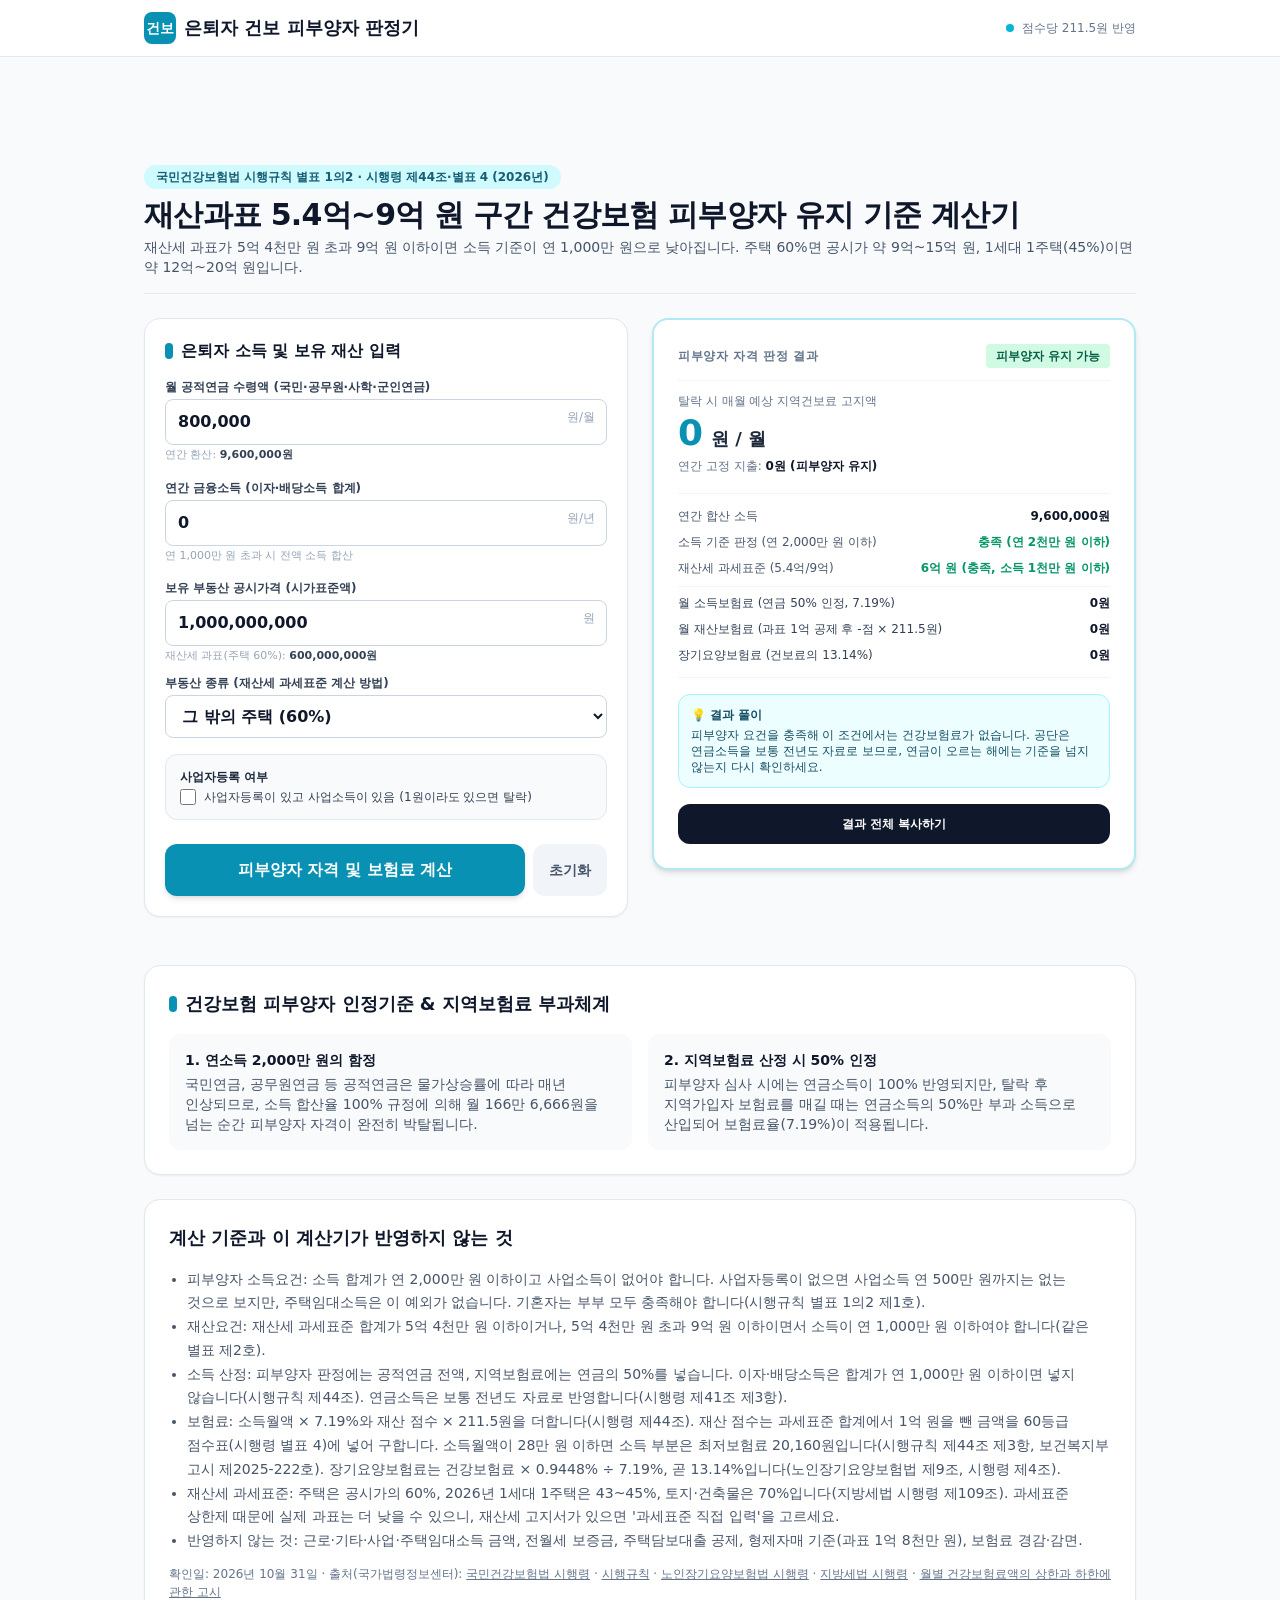
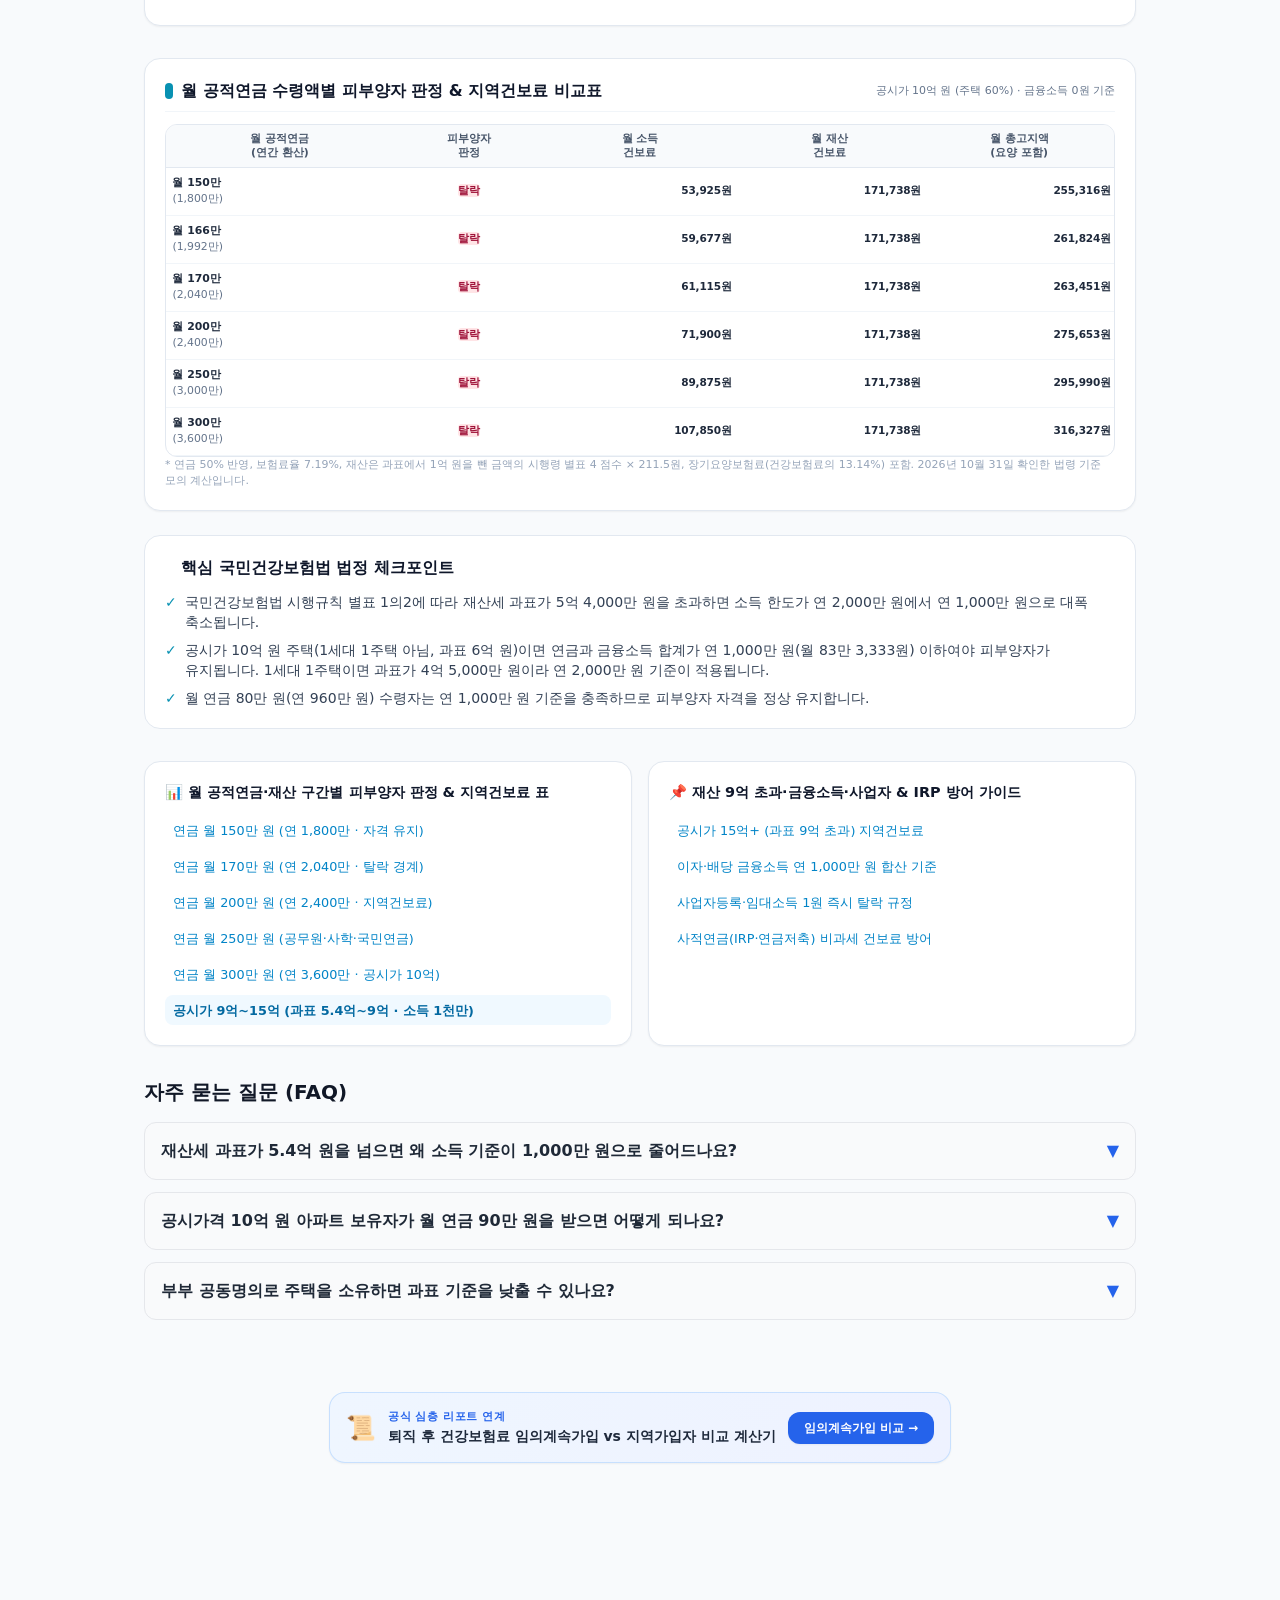
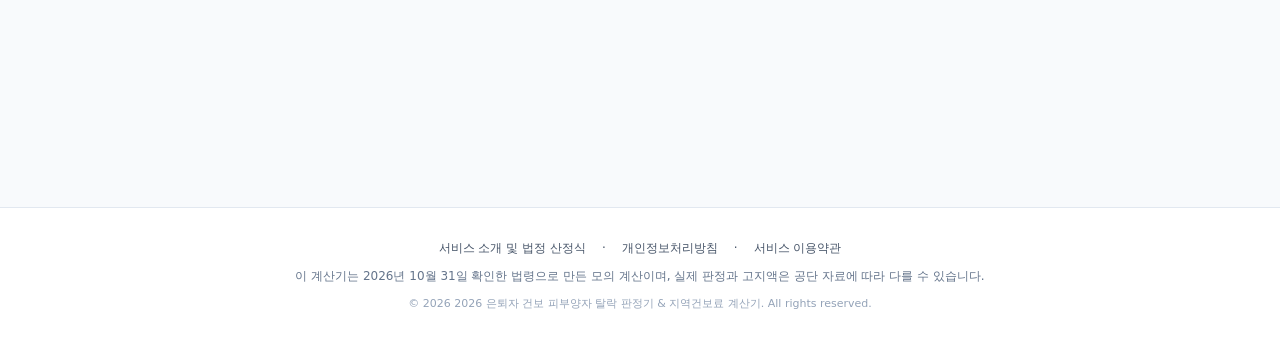
<file: prop-900m-limit.html>
<!DOCTYPE html>
<html lang="ko">
<head>
    <meta charset="utf-8"/>
    <meta content="width=device-width, initial-scale=1.0" name="viewport"/>
    <link rel="preconnect" href="https://pagead2.googlesyndication.com">
    <title>재산과표 5.4억~9억 건보 피부양자 | 연소득 1천만원 기준</title>
    <meta content="재산세 과표 5.4억~9억원(주택 60%면 공시가 9억~15억원, 1세대 1주택이면 12억~20억원) 보유자가 연소득 1,000만원 이하로 피부양자를 유지하는 기준입니다." name="description"/>
    <meta content="2026 건강보험 피부양자 자격 조건, 건보료 피부양자 탈락 2000만원, 국민연금 건보료 피부양자 박탈, 지역가입자 건강보험료 점수 계산, 피부양자 재산세 과세표준 5.4억" name="keywords"/>
    <meta content="index, follow" name="robots"/>
    <link href="https://health-dependent.enjoy-onepage.com/prop-900m-limit.html" rel="canonical"/>
    <meta content="website" property="og:type"/>
    <meta content="ko_KR" property="og:locale"/>
    <meta content="https://health-dependent.enjoy-onepage.com/prop-900m-limit.html" property="og:url"/>
    <meta content="2026 건보 피부양자 & 지역보험료 계산기" property="og:site_name"/>
    <meta content="재산과표 5.4억~9억 건보 피부양자 | 연소득 1천만원 기준" property="og:title"/>
    <meta content="재산세 과표 5.4억~9억원(주택 60%면 공시가 9억~15억원, 1세대 1주택이면 12억~20억원) 보유자가 연소득 1,000만원 이하로 피부양자를 유지하는 기준입니다." property="og:description"/>
    <meta content="https://health-dependent.enjoy-onepage.com/og-image.png" property="og:image"/>
    <meta content="summary_large_image" name="twitter:card"/>
    <meta content="재산과표 5.4억~9억 건보 피부양자 | 연소득 1천만원 기준" name="twitter:title"/>
    <meta content="재산세 과표 5.4억~9억원(주택 60%면 공시가 9억~15억원, 1세대 1주택이면 12억~20억원) 보유자가 연소득 1,000만원 이하로 피부양자를 유지하는 기준입니다." name="twitter:description"/>
    <meta content="https://health-dependent.enjoy-onepage.com/og-image.png" name="twitter:image"/>
    <link href="/favicon.ico" rel="icon" type="image/x-icon"/>
    <link href="/icon.png" rel="apple-touch-icon"/>
    <link rel="stylesheet" href="./style.css">
    <script async="" crossorigin="anonymous" src="https://pagead2.googlesyndication.com/pagead/js/adsbygoogle.js?client=ca-pub-2228289204702106"></script>
    <style id="layout-shield">
      html, body { max-width: 100%; overflow-x: hidden; }
      .manual-ad-box { width: 100%; max-width: 960px; margin-left: auto; margin-right: auto; text-align: center; overflow: hidden; }
      .manual-ad-box ins { max-width: 100% !important; overflow: hidden !important; }
      :focus-visible { outline: 2px solid #3b82f6 !important; outline-offset: 2px !important; }
      input:focus-visible, select:focus-visible, textarea:focus-visible, button:focus-visible { outline: 2px solid #2563eb !important; outline-offset: 1px !important; }
      /* Remodel components */
      .extra-section { margin-top: 2rem; margin-bottom: 2rem; }
      .extra-table-wrap { width: 100%; border-radius: 0.75rem; border: 1px solid #e2e8f0; background: #fff; overflow: hidden; }
      .extra-table { table-layout: fixed; width: 100%; border-collapse: collapse; text-align: right; word-break: keep-all; }
      .extra-table th { background: #f8fafc; color: #475569; font-size: 0.68rem; font-weight: 700; padding: 0.45rem 0.2rem; border-bottom: 1px solid #e2e8f0; text-align: center; line-height: 1.25; }
      .extra-table td { padding: 0.45rem 0.2rem; border-bottom: 1px solid #f1f5f9; color: #1e293b; font-size: 0.68rem; }
      .extra-table td.td-col1 { text-align: left; font-weight: 600; padding-left: 0.4rem; }
      .extra-table td.td-val { font-size: 0.66rem; font-weight: 600; letter-spacing: -0.02em; }
      .extra-table tr.active-preset { background: #eff6ff; font-weight: 700; }
      .checkpoints-card { background: #fff; border: 1px solid #e2e8f0; border-radius: 1rem; padding: 1.25rem; margin-top: 1.5rem; }
      .sublinks-section { margin-top: 2rem; margin-bottom: 2rem; }
      .sublinks-grid { display: grid; grid-template-columns: 1fr; gap: 1rem; }
      @media (min-width: 768px) { .sublinks-grid { grid-template-columns: 1fr 1fr; } }
      .sublinks-card { background: #fff; border: 1px solid #e2e8f0; border-radius: 1rem; padding: 1.25rem; box-shadow: 0 1px 2px 0 rgba(0, 0, 0, 0.05); }
      .sublinks-card h3 { font-size: 0.9rem; font-weight: 700; color: #0f172a; margin-bottom: 0.75rem; display: flex; align-items: center; gap: 0.5rem; }
      .sublinks-card ul { display: flex; flex-direction: column; gap: 0.35rem; list-style: none; padding: 0; margin: 0; }
      .sublink-item a { display: block; font-size: 0.8rem; color: #0284c7; text-decoration: none; padding: 0.35rem 0.5rem; border-radius: 0.5rem; transition: background 0.15s; word-break: keep-all; }
      .sublink-item a:hover { background: #f0f9ff; text-decoration: underline; }
      .sublink-item a.current-page { font-weight: 700; color: #0369a1; background: #f0f9ff; }
    </style>
    <style id="mobile-hardening-shield">
      body, h1, h2, h3, h4, p, span, label { word-break: keep-all; overflow-wrap: break-word; }
      button, [role="button"], a.btn { white-space: nowrap; word-break: keep-all; }
      @media (max-width: 640px) {
        input, select, textarea { font-size: 16px !important; }
        button, [role="button"], a.btn { min-height: 44px; }
      }
    </style>

    <script type="application/ld+json">
{
  "@context": "https://schema.org",
  "@graph": [
    {
      "@type": "WebApplication",
      "@id": "https://health-dependent.enjoy-onepage.com/prop-900m-limit.html#webapp",
      "name": "재산과표 5.4억~9억 건보 피부양자 | 연소득 1천만원 기준",
      "url": "https://health-dependent.enjoy-onepage.com/prop-900m-limit.html",
      "applicationCategory": "UtilityApplication",
      "operatingSystem": "All",
      "browserRequirements": "Requires JavaScript. Requires HTML5.",
      "description": "재산세 과표 5.4억~9억원(주택 60%면 공시가 9억~15억원, 1세대 1주택이면 12억~20억원) 보유자가 연소득 1,000만원 이하로 피부양자를 유지하는 기준입니다.",
      "image": "https://health-dependent.enjoy-onepage.com/og-image.png",
      "offers": {
        "@type": "Offer",
        "price": "0",
        "priceCurrency": "KRW"
      }
    },
    {
      "@type": "FAQPage",
      "@id": "https://health-dependent.enjoy-onepage.com/prop-900m-limit.html#faq",
      "mainEntity": [
        {
          "@type": "Question",
          "name": "재산세 과표가 5.4억 원을 넘으면 왜 소득 기준이 1,000만 원으로 줄어드나요?",
          "acceptedAnswer": {
            "@type": "Answer",
            "text": "국민건강보험법 시행규칙 별표 1의2 기준에 따라 고액 재산 보유자의 형평성을 위해 소득 요건이 연 1,000만 원 이하로 강화됩니다."
          }
        },
        {
          "@type": "Question",
          "name": "공시가격 10억 원 아파트 보유자가 월 연금 90만 원을 받으면 어떻게 되나요?",
          "acceptedAnswer": {
            "@type": "Answer",
            "text": "1세대 1주택이 아니면(과표 6억 원) 연금이 연 1,080만 원으로 1,000만 원을 넘어 탈락합니다. 1세대 1주택이면 과표가 4억 5,000만 원이라 연 2,000만 원 기준이 적용되어 피부양자를 유지할 수 있습니다."
          }
        },
        {
          "@type": "Question",
          "name": "부부 공동명의로 주택을 소유하면 과표 기준을 낮출 수 있나요?",
          "acceptedAnswer": {
            "@type": "Answer",
            "text": "부부 공동명의 시 각각 지분율(50%)로 과표가 분할되어 개인별 5.4억 원 이하 요건을 충족하는 데 유리합니다."
          }
        }
      ]
    }
  ]
}
    </script>

<script id="math-guard">
// Global Math & DOM Output Guard: prevents NaN / Infinity leaks to UI
(function() {
  const origToLocaleString = Number.prototype.toLocaleString;
  Number.prototype.toLocaleString = function(locales, options) {
    if (!Number.isFinite(this.valueOf())) return '0';
    return origToLocaleString.call(this, locales, options);
  };
  const origToFixed = Number.prototype.toFixed;
  Number.prototype.toFixed = function(digits) {
    if (!Number.isFinite(this.valueOf())) return '0';
    return origToFixed.call(this, digits);
  };
})();
</script>
<style id="ad-cls-shield">
  .ad-bottom { min-height: 280px !important; }
  .ad-bottom ins { min-height: 280px !important; }
</style>
<!-- KIRO:VALUES START -->
<script type="application/json" id="kiro-values">{"app":"health-dependent-calc","valid_until":"2026-12-31","soft_days":60,"hard_days":120,"grace_days":31,"status":"unverified","note":"이 페이지의 보험료율과 기준 금액은 2026년 기준","values":{}}</script>
<script>/* Kiro value guard v1 (2026-11-01). Values come from #kiro-values, written by the home server's value watcher.
   window.KIRO_V = values in force today (a scheduled "next" set applies from its date).
   Elements carrying data-v (value or =expression) and data-f (format) are re-rendered from those values;
   a notice appears when the values are stale. */
(function (W, doc) {
  var D, V = {}, today, NEXT = false;
  function ymd(s) { var m = /^(\d{4})-(\d{2})-(\d{2})/.exec(s || ''); return m ? [+m[1], +m[2], +m[3]] : null; }
  function num(a) { return a ? a[0] * 10000 + a[1] * 100 + a[2] : 0; }
  function dayIndex(a) { return Math.floor(Date.UTC(a[0], a[1] - 1, a[2]) / 86400000); }
  function own(o, k) { return Object.prototype.hasOwnProperty.call(o, k); }
  try {
    var el = doc.getElementById('kiro-values');
    if (!el) return;
    D = JSON.parse(el.textContent || '{}');
    var d = new Date();
    today = [d.getFullYear(), d.getMonth() + 1, d.getDate()];
    var base = D.values || {}, k;
    for (k in base) if (own(base, k)) V[k] = base[k];
    if (D.next && D.next.values && ymd(D.next.from) && num(today) >= num(ymd(D.next.from))) {
      for (k in D.next.values) if (own(D.next.values, k)) V[k] = D.next.values[k];
      NEXT = true;
    }
    V._checked = D.checked || '';
  } catch (e) { return; }
  function lookup(p) {
    var o = V, parts = String(p).split('/');
    for (var i = 0; i < parts.length; i++) { if (o === null || typeof o !== 'object' || !own(o, parts[i])) return undefined; o = o[parts[i]]; }
    return o;
  }
  function fix(x, n) {
    var p = Math.pow(10, n), r = Math.floor(Math.abs(x) * p + 0.5), s = String(r);
    if (n) { while (s.length <= n) s = '0' + s; s = s.slice(0, -n) + '.' + s.slice(-n); }
    return (x < 0 && r ? '-' : '') + s;
  }
  function grp(s) {
    var neg = s.charAt(0) === '-', t = neg ? s.slice(1) : s, parts = t.split('.');
    parts[0] = parts[0].replace(/\B(?=(\d{3})+(?!\d))/g, ',');
    return (neg ? '-' : '') + parts.join('.');
  }
  function usd(x) {
    var r = Math.floor(Math.abs(x) * 1000 + 0.5);
    if (r % 1000 === 0) return '$' + grp(String(r / 1000));
    var s = fix(x, 3);
    if (s.slice(-1) === '0') s = s.slice(0, -1);
    return '$' + grp(s);
  }
  function F(v, f) {
    if (v === undefined || v === null || v === '') return null;
    var a;
    switch (f) {
      case 'int': return grp(fix(+v, 0));
      case 'won': return grp(fix(+v, 0)) + '원';
      case 'pct0': return fix(+v, 0) + '%';
      case 'pct1': return fix(+v, 1) + '%';
      case 'pct2': return fix(+v, 2) + '%';
      case 'pctx': a = fix(+v, 2); return (a.slice(-1) === '0' ? a.slice(0, -1) : a) + '%';
      case 'num1': return grp(fix(+v, 1));
      case 'num2': return grp(fix(+v, 2));
      case 'usd': return usd(+v);
      case 'usd2': return '$' + grp(fix(+v, 2));
      case 'date': a = ymd(v); return a ? a[0] + '년 ' + a[1] + '월 ' + a[2] + '일' : null;
      case 'ym': a = ymd(v); return a ? a[0] + '년 ' + a[1] + '월' : null;
      case 'y': a = ymd(v); return a ? String(a[0]) : null;
      case 'md': a = ymd(v); return a ? a[1] + '월 ' + a[2] + '일' : null;
      default: return String(v);
    }
  }
  var FN = {
    round: function (x, n) { var p = Math.pow(10, n || 0); return Math.floor(Math.abs(x) * p + 0.5) / p * (x < 0 ? -1 : 1); },
    floor: Math.floor, ceil: Math.ceil, min: Math.min, max: Math.max, abs: Math.abs
  };
  function ev(expr) {
    expr = String(expr || '');
    if (expr.charAt(0) !== '=') return lookup(expr);
    var body = expr.slice(1);
    if (!/^[\w\s.+\-*\/(),]*$/.test(body)) return undefined;
    var js = body.replace(/[A-Za-z_]\w*/g, function (n) { return own(FN, n) ? 'F.' + n : 'L(' + JSON.stringify(n) + ')'; });
    try { var r = Function('F', 'L', 'return (' + js + ');')(FN, lookup); return (typeof r === 'number' && isFinite(r)) ? r : undefined; }
    catch (e) { return undefined; }
  }
  function render() {
    var els = doc.querySelectorAll('[data-v]');
    for (var i = 0; i < els.length; i++) {
      var t = F(ev(els[i].getAttribute('data-v')), els[i].getAttribute('data-f') || 'raw');
      if (t !== null && els[i].textContent !== t) els[i].textContent = t;
    }
  }
  function notice() {
    var level = 0, msg = '', t = dayIndex(today), vu = ymd(D.valid_until), ck = ymd(D.checked);
    if (vu && num(today) > num(vu)) {
      level = (t - dayIndex(vu) > (D.grace_days || 31)) ? 2 : 1;
      msg = (D.note ? D.note + '입니다. ' : '') + '그 뒤 바뀐 기준은 아직 반영하지 못해 계산 결과가 다를 수 있어요.';
    } else if (D.status === 'pending') {
      level = 1;
      msg = D.pending_note || '공식 기준이 바뀐 것으로 보여 새 값을 확인하고 있어요. 계산 결과가 다를 수 있어요.';
    } else if (ck && D.status === 'ok') {
      var age = t - dayIndex(ck);
      if (age > (D.hard_days || 120)) level = 2; else if (age > (D.soft_days || 60)) level = 1;
      if (level) msg = '이 페이지의 값은 ' + F(D.checked, 'date') + '에 공식 자료로 확인한 것이에요. 그 뒤 바뀌었을 수 있어요.';
    }
    W.KIRO_STALE = level;
    if (!level) return;
    if (level === 2) msg += ' 정확한 금액은 공식 기관에서 확인하세요.';
    var box = doc.createElement('div');
    box.id = 'kiro-fresh';
    box.setAttribute('role', 'status');
    box.style.cssText = 'box-sizing:border-box;width:calc(100% - 24px);max-width:1080px;margin:12px auto;padding:10px 14px;' +
      'border:1px solid #f59e0b;border-radius:10px;background:#fffbeb;color:#78350f;font-size:14px;line-height:1.6;word-break:keep-all;text-align:left';
    box.textContent = '\u26a0\ufe0f ' + msg;
    var h = doc.querySelector('body > header') || doc.querySelector('header'), m = doc.querySelector('main');
    if (h && h.parentNode) h.parentNode.insertBefore(box, h.nextSibling);
    else if (m && m.parentNode) m.parentNode.insertBefore(box, m);
    else doc.body.insertBefore(box, doc.body.firstChild);
    if (level === 2 && D.hide) {
      for (var i = 0; i < D.hide.length; i++) {
        var hs = doc.querySelectorAll(D.hide[i]);
        for (var j = 0; j < hs.length; j++) hs[j].style.display = 'none';
      }
    }
  }
  W.KIRO_V = V; W.KIRO_VALUES = D; W.KIRO_FMT = F; W.KIRO_EVAL = ev; W.KIRO_NEXT = NEXT;
  function go() { try { render(); } catch (e) {} try { notice(); } catch (e2) {} }
  if (doc.readyState === 'loading') doc.addEventListener('DOMContentLoaded', go); else go();
})(window, document);</script>
<!-- KIRO:VALUES END -->
</head>
<body class="bg-slate-50 text-slate-800 antialiased font-sans min-h-screen flex flex-col justify-between">
    <header class="bg-white border-b border-slate-200 sticky top-0 z-50">
        <div class="max-w-5xl mx-auto px-4 py-3 flex items-center justify-between">
            <a class="flex items-center gap-2 text-slate-900 font-bold text-lg hover:text-cyan-600 transition" href="/">
                <span class="w-8 h-8 rounded-lg bg-cyan-600 text-white flex items-center justify-center font-black text-sm shadow-sm">건보</span>
                <span>은퇴자 건보 피부양자 판정기</span>
            </a>
            <div class="flex items-center gap-2 text-xs text-slate-500 font-medium">
                <span class="inline-block w-2 h-2 rounded-full bg-cyan-500"></span> 점수당 211.5원 반영
            </div>
        </div>
    </header>

    <!-- Top Ad Banner -->
    <div class="manual-ad-box ad-top-banner" style="width: 100%; max-width: 960px; margin: 8px auto 16px; text-align: center;">
        <ins class="adsbygoogle" data-ad-client="ca-pub-2228289204702106" data-ad-format="horizontal" data-ad-slot="3824727725" data-full-width-responsive="true" style="display:inline-block;width:100%;height:60px;"></ins>
        <script>(adsbygoogle = window.adsbygoogle || []).push({});</script>
    </div>

    <!-- PAGE:HERO START -->
    <section class="max-w-5xl mx-auto px-4 pt-4 pb-2 w-full">
        <div class="border-b border-slate-200 pb-4">
            <div class="inline-flex items-center gap-1.5 px-3 py-1 rounded-full text-xs font-semibold bg-cyan-100 text-cyan-800 mb-2">
                <span>국민건강보험법 시행규칙 별표 1의2 · 시행령 제44조·별표 4 (2026년)</span>
            </div>
            <h1 class="text-2xl sm:text-3xl font-extrabold text-slate-900 tracking-tight">
                재산과표 5.4억~9억 원 구간 건강보험 피부양자 유지 기준 계산기
            </h1>
            <p class="text-slate-600 text-sm mt-1">
                재산세 과표가 5억 4천만 원 초과 9억 원 이하이면 소득 기준이 연 1,000만 원으로 낮아집니다. 주택 60%면 공시가 약 9억~15억 원, 1세대 1주택(45%)이면 약 12억~20억 원입니다.
            </p>
        </div>
    </section>
    <!-- PAGE:HERO END -->

    <main class="max-w-5xl mx-auto px-4 py-4 w-full flex-grow">
        <div class="grid grid-cols-1 lg:grid-cols-12 gap-6 items-start">
            <!-- Left: Inputs (6 cols) -->
            <section class="lg:col-span-6 bg-white rounded-2xl p-5 shadow-sm border border-slate-200 space-y-4">
                <h2 class="text-base font-bold text-slate-900 flex items-center gap-2">
                    <span class="w-2 h-4 bg-cyan-600 rounded-full"></span>
                    은퇴자 소득 및 보유 재산 입력
                </h2>

                <div>
                    <label class="block text-xs font-semibold text-slate-700 mb-1" for="monthlyPension">월 공적연금 수령액 (국민·공무원·사학·군인연금)</label>
                    <div class="relative">
                        <input type="text" id="monthlyPension" value="800,000" class="w-full px-3 py-2.5 bg-white border border-slate-300 rounded-lg text-slate-900 font-bold text-base focus:ring-2 focus:ring-cyan-500" placeholder="예: 1,800,000">
                        <span class="absolute right-3 top-2.5 text-xs text-slate-400 font-normal">원/월</span>
                    </div>
                    <span class="text-[11px] text-slate-400 mt-0.5 block">연간 환산: <span id="annualPensionText" class="font-semibold text-slate-700">9,600,000원</span></span>
                </div>

                <div>
                    <label class="block text-xs font-semibold text-slate-700 mb-1" for="annualFinanceIncome">연간 금융소득 (이자·배당소득 합계)</label>
                    <div class="relative">
                        <input type="text" id="annualFinanceIncome" value="0" class="w-full px-3 py-2.5 bg-white border border-slate-300 rounded-lg text-slate-900 font-bold text-base focus:ring-2 focus:ring-cyan-500" placeholder="예: 0">
                        <span class="absolute right-3 top-2.5 text-xs text-slate-400 font-normal">원/년</span>
                    </div>
                    <span class="text-[11px] text-slate-400 mt-0.5 block">연 1,000만 원 초과 시 전액 소득 합산</span>
                </div>

                <div>
                    <label class="block text-xs font-semibold text-slate-700 mb-1" for="propertyPrice" id="propertyLabel">보유 부동산 공시가격 (시가표준액)</label>
                    <div class="relative">
                        <input type="text" id="propertyPrice" value="1,000,000,000" class="w-full px-3 py-2.5 bg-white border border-slate-300 rounded-lg text-slate-900 font-bold text-base focus:ring-2 focus:ring-cyan-500" placeholder="예: 800,000,000">
                        <span class="absolute right-3 top-2.5 text-xs text-slate-400 font-normal">원</span>
                    </div>
                    <span class="text-[11px] text-slate-400 mt-0.5 block">재산세 과표(<span id="fmvText">주택 60%</span>): <span id="taxBaseText" class="font-semibold text-slate-700">600,000,000원</span></span>
                    <label class="block text-xs font-semibold text-slate-700 mb-1" for="propType" style="margin-top:10px">부동산 종류 (재산세 과세표준 계산 방법)</label>
                    <select id="propType" class="w-full px-3 py-2.5 bg-white border border-slate-300 rounded-lg text-slate-900 font-bold text-base focus:ring-2 focus:ring-cyan-500">
                        <option value="one">1세대 1주택 (43~45%)</option>
                        <option value="house" selected>그 밖의 주택 (60%)</option>
                        <option value="land">토지·건축물 (70%)</option>
                        <option value="base">과세표준 직접 입력</option>
                    </select>
                </div>

                <div class="p-3.5 bg-slate-50 rounded-xl border border-slate-200">
                    <span class="text-xs font-bold text-slate-800 block mb-1">사업자등록 여부</span>
                    <label class="flex items-center gap-2 cursor-pointer mt-1">
                        <input type="checkbox" id="hasBizReg" class="w-4 h-4 text-cyan-600 rounded border-slate-300" aria-label="사업자등록과 사업소득이 있음">
                        <span class="text-xs text-slate-700">사업자등록이 있고 사업소득이 있음 (1원이라도 있으면 탈락)</span>
                    </label>
                </div>

                <div class="flex gap-2 pt-2">
                    <button id="calcBtn" type="button" class="flex-1 py-3.5 px-4 bg-cyan-600 hover:bg-cyan-700 text-white font-bold rounded-xl shadow-md transition text-base flex items-center justify-center gap-2 whitespace-nowrap">
                        피부양자 자격 및 보험료 계산
                    </button>
                    <button id="resetBtn" type="button" class="px-4 py-3.5 bg-slate-100 hover:bg-slate-200 text-slate-600 font-semibold rounded-xl transition text-sm whitespace-nowrap">
                        초기화
                    </button>
                </div>
            </section>

            <!-- Right: Decision Receipt (6 cols) -->
            <section class="lg:col-span-6 lg:sticky lg:top-20 space-y-4">
                <div class="bg-white rounded-2xl p-6 shadow-md border-2 border-cyan-500/30">
                    <div class="flex items-center justify-between border-b border-slate-100 pb-3 mb-3">
                        <span class="text-xs font-bold text-slate-500 uppercase tracking-wider">피부양자 자격 판정 결과</span>
                        <span id="qualBadge" class="text-xs font-black px-2.5 py-1 rounded bg-emerald-100 text-emerald-800">피부양자 유지 가능</span>
                    </div>

                    <div class="mb-4">
                        <span class="text-xs text-slate-500 block mb-1">탈락 시 매월 예상 지역건보료 고지액</span>
                        <div class="flex items-baseline gap-2">
                            <span id="resTotalHealthBill" class="text-3xl sm:text-4xl font-black text-cyan-600">0</span>
                            <span class="text-lg font-bold text-slate-800">원 / 월</span>
                        </div>
                        <span class="text-xs text-slate-500">연간 고정 지출: <span id="resAnnualBill" class="font-bold text-slate-900">0원 (피부양자 유지)</span></span>
                    </div>

                    <!-- Breakdown Table -->
                    <div class="space-y-2.5 text-xs border-t border-b border-slate-100 py-3.5 mb-4">
                        <div class="flex justify-between text-slate-600">
                            <span>연간 합산 소득</span>
                            <span id="resTotalIncome" class="font-bold text-slate-900">9,600,000원</span>
                        </div>
                        <div class="flex justify-between text-slate-600">
                            <span>소득 기준 판정 (연 2,000만 원 이하)</span>
                            <span id="resIncomePass" class="font-bold text-emerald-600">충족 (연 2천만 원 이하)</span>
                        </div>
                        <div class="flex justify-between text-slate-600">
                            <span>재산세 과세표준 (5.4억/9억)</span>
                            <span id="resPropertyPass" class="font-bold text-emerald-600">6억 원 (충족, 소득 1천만 원 이하)</span>
                        </div>
                        <div class="flex justify-between text-slate-700 pt-2 border-t border-slate-100">
                            <span>월 소득보험료 (연금 50% 인정, 7.19%)</span>
                            <span id="resIncomeFee" class="font-bold text-slate-900">0원</span>
                        </div>
                        <div class="flex justify-between text-slate-700">
                            <span>월 재산보험료 (과표 1억 공제 후 <span id="propPointsText">-</span>점 × 211.5원)</span>
                            <span id="resPropertyFee" class="font-bold text-slate-900">0원</span>
                        </div>
                        <div class="flex justify-between text-slate-700">
                            <span>장기요양보험료 (건보료의 13.14%)</span>
                            <span id="resLtcFee" class="font-bold text-slate-900">0원</span>
                        </div>
                    </div>

                    <!-- Strategic Advice -->
                    <div id="adviceBox" class="p-3 bg-cyan-50 rounded-xl border border-cyan-200 text-xs text-cyan-900 space-y-1">
                        <span class="font-bold block">💡 결과 풀이</span>
                        <p id="adviceText">피부양자 요건을 충족해 이 조건에서는 건강보험료가 없습니다. 공단은 연금소득을 보통 전년도 자료로 보므로, 연금이 오르는 해에는 기준을 넘지 않는지 다시 확인하세요.</p>
                    </div>

                    <button id="copyResultBtn" type="button" class="w-full mt-4 py-3 bg-slate-900 hover:bg-slate-800 text-white font-bold rounded-xl text-xs flex items-center justify-center gap-2 transition whitespace-nowrap">
                        결과 전체 복사하기
                    </button>
                </div>
            </section>
        </div>

        <!-- Guide -->
        <section class="mt-12 bg-white rounded-2xl p-6 shadow-sm border border-slate-200">
            <h2 class="text-lg font-bold text-slate-900 mb-4 flex items-center gap-2">
                <span class="w-2 h-4 bg-cyan-600 rounded-full"></span>
                건강보험 피부양자 인정기준 & 지역보험료 부과체계
            </h2>
            <div class="grid grid-cols-1 md:grid-cols-2 gap-4 text-xs sm:text-sm text-slate-600">
                <div class="p-4 bg-slate-50 rounded-xl">
                    <h3 class="font-bold text-slate-900 mb-1">1. 연소득 2,000만 원의 함정</h3>
                    <p>국민연금, 공무원연금 등 공적연금은 물가상승률에 따라 매년 인상되므로, 소득 합산율 100% 규정에 의해 월 166만 6,666원을 넘는 순간 피부양자 자격이 완전히 박탈됩니다.</p>
                </div>
                <div class="p-4 bg-slate-50 rounded-xl">
                    <h3 class="font-bold text-slate-900 mb-1">2. 지역보험료 산정 시 50% 인정</h3>
                    <p>피부양자 심사 시에는 연금소득이 100% 반영되지만, 탈락 후 지역가입자 보험료를 매길 때는 연금소득의 50%만 부과 소득으로 산입되어 보험료율(7.19%)이 적용됩니다.</p>
                </div>
            </div>
        </section>
    

                <!-- KIRO:HD-BASIS START -->
        <section class="bg-white rounded-2xl p-6 shadow-sm border border-slate-200" style="margin-top:24px">
            <h2 class="text-lg font-bold text-slate-900 mb-4">계산 기준과 이 계산기가 반영하지 않는 것</h2>
            <ul class="text-xs sm:text-sm text-slate-600" style="list-style:disc;padding-left:1.25em;line-height:1.7">
                <li>피부양자 소득요건: 소득 합계가 연 2,000만 원 이하이고 사업소득이 없어야 합니다. 사업자등록이 없으면 사업소득 연 500만 원까지는 없는 것으로 보지만, 주택임대소득은 이 예외가 없습니다. 기혼자는 부부 모두 충족해야 합니다(시행규칙 별표 1의2 제1호).</li>
                <li>재산요건: 재산세 과세표준 합계가 5억 4천만 원 이하이거나, 5억 4천만 원 초과 9억 원 이하이면서 소득이 연 1,000만 원 이하여야 합니다(같은 별표 제2호).</li>
                <li>소득 산정: 피부양자 판정에는 공적연금 전액, 지역보험료에는 연금의 50%를 넣습니다. 이자·배당소득은 합계가 연 1,000만 원 이하이면 넣지 않습니다(시행규칙 제44조). 연금소득은 보통 전년도 자료로 반영합니다(시행령 제41조 제3항).</li>
                <li>보험료: 소득월액 × 7.19%와 재산 점수 × 211.5원을 더합니다(시행령 제44조). 재산 점수는 과세표준 합계에서 1억 원을 뺀 금액을 60등급 점수표(시행령 별표 4)에 넣어 구합니다. 소득월액이 28만 원 이하면 소득 부분은 최저보험료 20,160원입니다(시행규칙 제44조 제3항, 보건복지부 고시 제2025-222호). 장기요양보험료는 건강보험료 × 0.9448% ÷ 7.19%, 곧 13.14%입니다(노인장기요양보험법 제9조, 시행령 제4조).</li>
                <li>재산세 과세표준: 주택은 공시가의 60%, 2026년 1세대 1주택은 43~45%, 토지·건축물은 70%입니다(지방세법 시행령 제109조). 과세표준 상한제 때문에 실제 과표는 더 낮을 수 있으니, 재산세 고지서가 있으면 '과세표준 직접 입력'을 고르세요.</li>
                <li>반영하지 않는 것: 근로·기타·사업·주택임대소득 금액, 전월세 보증금, 주택담보대출 공제, 형제자매 기준(과표 1억 8천만 원), 보험료 경감·감면.</li>
            </ul>
            <p style="margin-top:12px;font-size:12px;color:#64748b">확인일: 2026년 10월 31일 · 출처(국가법령정보센터): <a href="https://www.law.go.kr/법령/국민건강보험법시행령" target="_blank" rel="noopener" style="text-decoration:underline">국민건강보험법 시행령</a> · <a href="https://www.law.go.kr/법령/국민건강보험법시행규칙" target="_blank" rel="noopener" style="text-decoration:underline">시행규칙</a> · <a href="https://www.law.go.kr/법령/노인장기요양보험법시행령" target="_blank" rel="noopener" style="text-decoration:underline">노인장기요양보험법 시행령</a> · <a href="https://www.law.go.kr/법령/지방세법시행령" target="_blank" rel="noopener" style="text-decoration:underline">지방세법 시행령</a> · <a href="https://www.law.go.kr/행정규칙/월별건강보험료액의상한과하한에관한고시" target="_blank" rel="noopener" style="text-decoration:underline">월별 건강보험료액의 상한과 하한에 관한 고시</a></p>
        </section>
        <!-- KIRO:HD-BASIS END -->
        <!-- PAGE:EXTRA START -->
        <!-- Extra Statutory Analysis & Comparison Block -->
        <section class="extra-section space-y-6">
            <div class="bg-white rounded-2xl p-5 shadow-sm border border-slate-200">
                <div class="flex items-center justify-between mb-3 pb-2 border-b border-slate-100">
                    <h3 class="text-sm sm:text-base font-bold text-slate-900 flex items-center gap-2">
                        <span class="w-2 h-4 bg-cyan-600 rounded-full"></span>
                        월 공적연금 수령액별 피부양자 판정 & 지역건보료 비교표
                    </h3>
                    <span class="text-[11px] text-slate-500 font-medium">공시가 10억 원 (주택 60%) · 금융소득 0원 기준</span>
                </div>
                <div class="extra-table-wrap">
                    <table class="extra-table">
                        <thead>
                            <tr>
                                <th style="width: 24%;">월 공적연금<br>(연간 환산)</th>
                                <th style="width: 16%;">피부양자<br>판정</th>
                                <th style="width: 20%;">월 소득<br>건보료</th>
                                <th style="width: 20%;">월 재산<br>건보료</th>
                                <th style="width: 20%;">월 총고지액<br>(요양 포함)</th>
                            </tr>
                        </thead>
                        <tbody>
            <tr>
                <td class="td-col1">월 150만<br><span class="text-[10px] text-slate-500 font-normal">(1,800만)</span></td>
                <td style="text-align:center;"><span class="px-1.5 py-0.5 rounded text-[11px] font-bold bg-rose-100 text-rose-800">탈락</span></td>
                <td class="td-val">53,925원</td>
                <td class="td-val">171,738원</td>
                <td class="td-val font-bold text-cyan-700">255,316원</td>
            </tr>
            <tr>
                <td class="td-col1">월 166만<br><span class="text-[10px] text-slate-500 font-normal">(1,992만)</span></td>
                <td style="text-align:center;"><span class="px-1.5 py-0.5 rounded text-[11px] font-bold bg-rose-100 text-rose-800">탈락</span></td>
                <td class="td-val">59,677원</td>
                <td class="td-val">171,738원</td>
                <td class="td-val font-bold text-cyan-700">261,824원</td>
            </tr>
            <tr>
                <td class="td-col1">월 170만<br><span class="text-[10px] text-slate-500 font-normal">(2,040만)</span></td>
                <td style="text-align:center;"><span class="px-1.5 py-0.5 rounded text-[11px] font-bold bg-rose-100 text-rose-800">탈락</span></td>
                <td class="td-val">61,115원</td>
                <td class="td-val">171,738원</td>
                <td class="td-val font-bold text-cyan-700">263,451원</td>
            </tr>
            <tr>
                <td class="td-col1">월 200만<br><span class="text-[10px] text-slate-500 font-normal">(2,400만)</span></td>
                <td style="text-align:center;"><span class="px-1.5 py-0.5 rounded text-[11px] font-bold bg-rose-100 text-rose-800">탈락</span></td>
                <td class="td-val">71,900원</td>
                <td class="td-val">171,738원</td>
                <td class="td-val font-bold text-cyan-700">275,653원</td>
            </tr>
            <tr>
                <td class="td-col1">월 250만<br><span class="text-[10px] text-slate-500 font-normal">(3,000만)</span></td>
                <td style="text-align:center;"><span class="px-1.5 py-0.5 rounded text-[11px] font-bold bg-rose-100 text-rose-800">탈락</span></td>
                <td class="td-val">89,875원</td>
                <td class="td-val">171,738원</td>
                <td class="td-val font-bold text-cyan-700">295,990원</td>
            </tr>
            <tr>
                <td class="td-col1">월 300만<br><span class="text-[10px] text-slate-500 font-normal">(3,600만)</span></td>
                <td style="text-align:center;"><span class="px-1.5 py-0.5 rounded text-[11px] font-bold bg-rose-100 text-rose-800">탈락</span></td>
                <td class="td-val">107,850원</td>
                <td class="td-val">171,738원</td>
                <td class="td-val font-bold text-cyan-700">316,327원</td>
            </tr>
                        </tbody>
                    </table>
                </div>
                <p class="text-[11px] text-slate-400 mt-2">* 연금 50% 반영, 보험료율 7.19%, 재산은 과표에서 1억 원을 뺀 금액의 시행령 별표 4 점수 × 211.5원, 장기요양보험료(건강보험료의 13.14%) 포함. 2026년 10월 31일 확인한 법령 기준 모의 계산입니다.</p>
            </div>

            <div class="checkpoints-card">
                <h3 class="text-sm sm:text-base font-bold text-slate-900 mb-3 flex items-center gap-2">
                    <span class="w-2 h-4 bg-indigo-600 rounded-full"></span>
                    핵심 국민건강보험법 법정 체크포인트
                </h3>
                <ul class="text-xs sm:text-sm text-slate-700 space-y-2">
                <li class="flex items-start gap-2"><span class="text-cyan-600 font-bold shrink-0">✓</span><span>국민건강보험법 시행규칙 별표 1의2에 따라 재산세 과표가 5억 4,000만 원을 초과하면 소득 한도가 연 2,000만 원에서 연 1,000만 원으로 대폭 축소됩니다.</span></li>
                <li class="flex items-start gap-2"><span class="text-cyan-600 font-bold shrink-0">✓</span><span>공시가 10억 원 주택(1세대 1주택 아님, 과표 6억 원)이면 연금과 금융소득 합계가 연 1,000만 원(월 83만 3,333원) 이하여야 피부양자가 유지됩니다. 1세대 1주택이면 과표가 4억 5,000만 원이라 연 2,000만 원 기준이 적용됩니다.</span></li>
                <li class="flex items-start gap-2"><span class="text-cyan-600 font-bold shrink-0">✓</span><span>월 연금 80만 원(연 960만 원) 수령자는 연 1,000만 원 기준을 충족하므로 피부양자 자격을 정상 유지합니다.</span></li>
                </ul>
            </div>
        </section>
        <!-- PAGE:EXTRA END -->

        <!-- PAGE:SUBLINKS START -->
        <!-- Navigation Sublinks -->
        <section class="sublinks-section">
            <div class="sublinks-grid">
                <div class="sublinks-card">
                    <h3>📊 월 공적연금·재산 구간별 피부양자 판정 & 지역건보료 표</h3>
                    <ul>
                        <li class="sublink-item"><a href="/pension-150.html">연금 월 150만 원 (연 1,800만 · 자격 유지)</a></li>
                        <li class="sublink-item"><a href="/pension-170.html">연금 월 170만 원 (연 2,040만 · 탈락 경계)</a></li>
                        <li class="sublink-item"><a href="/pension-200.html">연금 월 200만 원 (연 2,400만 · 지역건보료)</a></li>
                        <li class="sublink-item"><a href="/pension-250.html">연금 월 250만 원 (공무원·사학·국민연금)</a></li>
                        <li class="sublink-item"><a href="/pension-300.html">연금 월 300만 원 (연 3,600만 · 공시가 10억)</a></li>
                        <li class="sublink-item"><a href="/prop-900m-limit.html" class="current-page" aria-current="page">공시가 9억~15억 (과표 5.4억~9억 · 소득 1천만)</a></li>
                    </ul>
                </div>
                <div class="sublinks-card">
                    <h3>📌 재산 9억 초과·금융소득·사업자 & IRP 방어 가이드</h3>
                    <ul>
                        <li class="sublink-item"><a href="/prop-1500m-over.html">공시가 15억+ (과표 9억 초과) 지역건보료</a></li>
                        <li class="sublink-item"><a href="/guide-finance-income-10m.html">이자·배당 금융소득 연 1,000만 원 합산 기준</a></li>
                        <li class="sublink-item"><a href="/guide-business-income-zero.html">사업자등록·임대소득 1원 즉시 탈락 규정</a></li>
                        <li class="sublink-item"><a href="/guide-irp-private-pension.html">사적연금(IRP·연금저축) 비과세 건보료 방어</a></li>
                    </ul>
                </div>
            </div>
        </section>
        <!-- PAGE:SUBLINKS END -->


  
    <!-- ADSENSE START: mid -->
<div class="ad-box ad-mid" style="max-width:1080px;margin:16px auto;padding:0 14px;text-align:center;">
  <ins class="adsbygoogle" style="display:block" data-ad-client="ca-pub-2228289204702106" data-ad-slot="1186914926" data-ad-format="auto" data-full-width-responsive="true"></ins>
  <script>(adsbygoogle = window.adsbygoogle || []).push({});</script>
</div>
<!-- ADSENSE END: mid -->

<!-- E-E-A-T FAQ Section (16-5 헌법 준수) -->
    <section class="mt-8 mb-8 space-y-3">
      <h2 class="text-xl font-bold text-gray-900 mb-4">자주 묻는 질문 (FAQ)</h2>
      <!-- PAGE:FAQ START -->
      <details class="bg-gray-50 p-4 rounded-xl border border-gray-200 group">
        <summary class="font-bold text-gray-800 cursor-pointer list-none flex justify-between items-center">
          <span>재산세 과표가 5.4억 원을 넘으면 왜 소득 기준이 1,000만 원으로 줄어드나요?</span>
          <span class="text-blue-600 group-open:rotate-180 transition transform">▼</span>
        </summary>
        <p class="mt-3 text-gray-600 text-xs leading-relaxed">
          국민건강보험법 시행규칙 별표 1의2 기준에 따라 고액 재산 보유자의 형평성을 위해 소득 요건이 연 1,000만 원 이하로 강화됩니다.
        </p>
      </details>
      <details class="bg-gray-50 p-4 rounded-xl border border-gray-200 group">
        <summary class="font-bold text-gray-800 cursor-pointer list-none flex justify-between items-center">
          <span>공시가격 10억 원 아파트 보유자가 월 연금 90만 원을 받으면 어떻게 되나요?</span>
          <span class="text-blue-600 group-open:rotate-180 transition transform">▼</span>
        </summary>
        <p class="mt-3 text-gray-600 text-xs leading-relaxed">
          1세대 1주택이 아니면(과표 6억 원) 연금이 연 1,080만 원으로 1,000만 원을 넘어 탈락합니다. 1세대 1주택이면 과표가 4억 5,000만 원이라 연 2,000만 원 기준이 적용되어 피부양자를 유지할 수 있습니다.
        </p>
      </details>
      <details class="bg-gray-50 p-4 rounded-xl border border-gray-200 group">
        <summary class="font-bold text-gray-800 cursor-pointer list-none flex justify-between items-center">
          <span>부부 공동명의로 주택을 소유하면 과표 기준을 낮출 수 있나요?</span>
          <span class="text-blue-600 group-open:rotate-180 transition transform">▼</span>
        </summary>
        <p class="mt-3 text-gray-600 text-xs leading-relaxed">
          부부 공동명의 시 각각 지분율(50%)로 과표가 분할되어 개인별 5.4억 원 이하 요건을 충족하는 데 유리합니다.
        </p>
      </details>
      <!-- PAGE:FAQ END -->
    </section>

  </main>

    <!-- 🔗 딥리서치 토픽 클러스터: 관련 전문 블로그 가이드 역링크 -->
    <section class="max-w-5xl mx-auto my-6 px-4">
      <div class="p-4 bg-gradient-to-r from-blue-50 to-indigo-50 rounded-2xl border border-blue-200/80 shadow-sm flex flex-col sm:flex-row items-center justify-between gap-3">
        <div class="flex items-center gap-3">
          <span class="text-2xl flex-shrink-0">📜</span>
          <div class="text-left">
            <div class="text-[11px] font-bold text-blue-600 uppercase tracking-wider">공식 심층 리포트 연계</div>
            <div class="text-xs sm:text-sm font-bold text-slate-800 leading-snug">퇴직 후 건강보험료 임의계속가입 vs 지역가입자 비교 계산기</div>
          </div>
        </div>
        <a href="https://retiree-health-insurance-calc.enjoy-onepage.com/" target="_blank" rel="noopener noreferrer" class="shrink-0 px-4 py-2 bg-blue-600 hover:bg-blue-700 text-white text-xs font-bold rounded-xl transition shadow-sm hover:shadow flex items-center gap-1.5">
          <span>임의계속가입 비교 →</span>
        </a>
      </div>
    </section>


    <!-- Bottom Large Ad Banner -->
    <div class="manual-ad-box ad-bottom-banner" style="width: 100%; max-width: 960px; margin: 24px auto 16px; text-align: center;min-height:280px;">
        <ins class="adsbygoogle" data-ad-client="ca-pub-2228289204702106" data-ad-format="auto" data-ad-slot="3416334507" data-full-width-responsive="true" style="display:block;min-height:280px;"></ins>
        <script>(adsbygoogle = window.adsbygoogle || []).push({});</script>
    </div>

    
    <footer class="bg-white border-t border-slate-200 py-8 px-4 text-center text-xs text-slate-500">
        <div class="max-w-5xl mx-auto space-y-3">
            <div class="flex flex-wrap justify-center gap-4 text-xs font-medium text-slate-600">
                <a class="hover:text-indigo-600 transition-colors" href="/about.html">서비스 소개 및 법정 산정식</a>
                <span>·</span>
                <a class="hover:text-indigo-600 transition-colors" href="/privacy.html">개인정보처리방침</a>
                <span>·</span>
                <a class="hover:text-indigo-600 transition-colors" href="/terms.html">서비스 이용약관</a>
            </div>
            <p>이 계산기는 2026년 10월 31일 확인한 법령으로 만든 모의 계산이며, 실제 판정과 고지액은 공단 자료에 따라 다를 수 있습니다.</p>
            <p class="text-[11px] text-slate-400">© 2026 2026 은퇴자 건보 피부양자 탈락 판정기 & 지역건보료 계산기. All rights reserved.</p>
        </div>
    </footer>


    <script>
        function parseNum(val) {
            if (!val) return 0;
            return parseInt(val.toString().replace(/,/g, ''), 10) || 0;
        }
        function fmtNum(n) {
            return Math.round(n).toLocaleString('ko-KR');
        }

        ['monthlyPension', 'annualFinanceIncome', 'propertyPrice'].forEach(id => {
            document.getElementById(id).addEventListener('input', (e) => {
                let v = parseNum(e.target.value);
                e.target.value = v ? v.toLocaleString('ko-KR') : '';
                calculate();
            });
        });

        // ---- 2026년 기준: 국가법령정보센터에서 2026년 10월 31일 확인 ----
        const RATE = 0.0719;              // 국민건강보험법 시행령 제44조 제1항: 보험료율 1만분의 719
        const POINT_WON = 211.5;          // 같은 조 제2항: 재산보험료부과점수당 금액 211.5원
        const LTC_RATIO = 0.9448 / 7.19;  // 노인장기요양보험법 제9조, 시행령 제4조: 장기요양보험료율 0.9448% ÷ 건강보험료율 7.19% (13.14%)
        const FLOOR = 20160;              // 지역가입자 월별 보험료 하한 (보건복지부 고시 제2025-222호)
        const CAP = 4591740;              // 지역가입자 월별 보험료 상한 (같은 고시)
        const DEFAULT_PROP_TYPE = 'house';
        // 시행령 별표 4 재산등급별 점수: [재산금액 상한(만원), 점수]. 778,124만 원 초과는 60등급 2,341점
        const PROP_GRADES = [[450, 22], [900, 44], [1350, 66], [1800, 97], [2250, 122], [2700, 146], [3150, 171], [3600, 195], [4050, 219], [4500, 244], [5020, 268], [5590, 294], [6220, 320], [6930, 344], [7710, 365], [8590, 386], [9570, 412], [10700, 439], [11900, 465], [13300, 490], [14800, 516], [16400, 535], [18300, 559], [20400, 586], [22700, 611], [25300, 637], [28100, 659], [31300, 681], [34900, 706], [38800, 731], [43200, 757], [48100, 785], [53600, 812], [59700, 841], [66500, 881], [74000, 921], [82400, 961], [91800, 1001], [103000, 1041], [114000, 1091], [127000, 1141], [142000, 1191], [158000, 1241], [176000, 1291], [196000, 1341], [218000, 1391], [242000, 1451], [270000, 1511], [300000, 1571], [330000, 1641], [363000, 1711], [399300, 1781], [439230, 1851], [483153, 1921], [531468, 1991], [584615, 2061], [643077, 2131], [707385, 2201], [778124, 2271]];
        function getPropertyPoints(amount) {
            if (amount <= 0) return 0;
            for (const [upper, pts] of PROP_GRADES) {
                if (amount <= upper * 10000) return pts;
            }
            return 2341;
        }
        // 재산세 과세표준 = 시가표준액 × 공정시장가액비율 (지방세법 시행령 제109조, 2026년)
        function fairRatioPct(type, price) {
            if (type === 'one') return price <= 300000000 ? 43 : (price <= 600000000 ? 44 : 45);
            if (type === 'land') return 70;
            if (type === 'base') return 100;
            return 60;
        }
        function fmvLabel(type, pct) {
            if (type === 'one') return '1세대 1주택 ' + pct + '%';
            if (type === 'land') return '토지·건축물 70%';
            if (type === 'base') return '직접 입력한 금액';
            return '주택 60%';
        }
        function eokText(won) {
            const eok = Math.floor(won / 100000000);
            const man = Math.floor((won % 100000000) / 10000);
            if (eok && man) return eok + '억 ' + man.toLocaleString('ko-KR') + '만 원';
            if (eok) return eok + '억 원';
            return man.toLocaleString('ko-KR') + '만 원';
        }
        function setPass(id, ok, text) {
            const el = document.getElementById(id);
            el.textContent = text;
            el.className = 'font-bold ' + (ok ? 'text-emerald-600' : 'text-rose-600');
        }

        function calculate() {
            const mPension = parseNum(document.getElementById('monthlyPension').value);
            const finIncome = parseNum(document.getElementById('annualFinanceIncome').value);
            const propPrice = parseNum(document.getElementById('propertyPrice').value);
            const propType = document.getElementById('propType').value;
            const hasBiz = document.getElementById('hasBizReg').checked;

            const annualPension = mPension * 12;
            document.getElementById('annualPensionText').textContent = fmtNum(annualPension) + '원';
            // 이자·배당소득은 합계가 연 1,000만 원 이하이면 넣지 않는다 (시행규칙 제44조 제1항 단서)
            const countedFinIncome = finIncome > 10000000 ? finIncome : 0;
            // 피부양자 소득요건에는 공적연금 전액이 들어간다 (시행령 제41조 제1항 제5호)
            const totalIncome = annualPension + countedFinIncome;
            document.getElementById('resTotalIncome').textContent = fmtNum(totalIncome) + '원';

            const pct = fairRatioPct(propType, propPrice);
            const taxBase = Math.floor(propPrice * pct / 100);
            document.getElementById('propertyLabel').textContent = propType === 'base' ? '재산세 과세표준 합계 (재산세 고지서 금액)' : '보유 부동산 공시가격 (시가표준액)';
            document.getElementById('fmvText').textContent = fmvLabel(propType, pct);
            document.getElementById('taxBaseText').textContent = fmtNum(taxBase) + '원';

            // 시행규칙 별표 1의2: 소득 연 2,000만 원 이하·사업소득 없음 / 과표 5.4억 원 이하, 또는 5.4억 원 초과 9억 원 이하이면서 소득 연 1,000만 원 이하
            const incomeOk = !hasBiz && totalIncome <= 20000000;
            let propOk, propNote;
            if (taxBase <= 540000000) { propOk = true; propNote = '충족'; }
            else if (taxBase <= 900000000) { propOk = totalIncome <= 10000000; propNote = propOk ? '충족, 소득 1천만 원 이하' : '미충족, 소득 1천만 원 초과'; }
            else { propOk = false; propNote = '미충족, 9억 원 초과'; }
            const isQualified = incomeOk && propOk;
            setPass('resIncomePass', incomeOk, hasBiz ? '사업소득 있음 (미충족)' : (incomeOk ? '충족 (연 2천만 원 이하)' : '미충족 (연 2천만 원 초과)'));
            setPass('resPropertyPass', propOk, eokText(taxBase) + ' (' + propNote + ')');

            // 지역보험료: 연금소득은 50%만 넣는다 (시행규칙 제44조 제2항·제3항)
            const monthlyIncome = (annualPension * 0.5 + countedFinIncome) / 12;
            const floorApplied = monthlyIncome <= 280000;   // 소득월액 28만 원 이하: 최저보험료 (시행규칙 제44조 제3항 단서)
            const monthlyIncomeFee = floorApplied ? FLOOR : monthlyIncome * RATE;
            const propPoints = getPropertyPoints(Math.max(0, taxBase - 100000000));   // 별표 4: 과세표준 합계에서 1억 원을 뺀다
            const monthlyPropFee = propPoints * POINT_WON;
            const baseHealthBill = Math.min(Math.max(monthlyIncomeFee + monthlyPropFee, FLOOR), CAP);
            const ltcFee = baseHealthBill * LTC_RATIO;
            const totalMonthlyBill = baseHealthBill + ltcFee;

            const badge = document.getElementById('qualBadge');
            if (isQualified) {
                badge.textContent = '피부양자 유지 가능';
                badge.className = 'text-xs font-black px-2.5 py-1 rounded bg-emerald-100 text-emerald-800';
                ['resIncomeFee', 'resPropertyFee', 'resLtcFee'].forEach(id => { document.getElementById(id).textContent = '0원'; });
                document.getElementById('propPointsText').textContent = '-';
                document.getElementById('resTotalHealthBill').textContent = '0';
                document.getElementById('resAnnualBill').textContent = '0원 (피부양자 유지)';
                document.getElementById('adviceText').textContent = '피부양자 요건을 충족해 이 조건에서는 건강보험료가 없습니다. 공단은 연금소득을 보통 전년도 자료로 보므로, 연금이 오르는 해에는 기준을 넘지 않는지 다시 확인하세요.';
            } else {
                badge.textContent = '피부양자 탈락 (지역가입자 전환)';
                badge.className = 'text-xs font-black px-2.5 py-1 rounded bg-rose-100 text-rose-800';
                document.getElementById('resIncomeFee').textContent = fmtNum(monthlyIncomeFee) + '원';
                document.getElementById('resPropertyFee').textContent = fmtNum(monthlyPropFee) + '원';
                document.getElementById('resLtcFee').textContent = fmtNum(ltcFee) + '원';
                document.getElementById('propPointsText').textContent = propPoints.toLocaleString('ko-KR');
                document.getElementById('resTotalHealthBill').textContent = fmtNum(totalMonthlyBill);
                document.getElementById('resAnnualBill').textContent = fmtNum(totalMonthlyBill * 12) + '원';
                document.getElementById('adviceText').textContent = '피부양자에서 빠지면 지역보험료로 월 약 ' + fmtNum(totalMonthlyBill) + '원, 연 약 ' + fmtNum(totalMonthlyBill * 12) + '원을 냅니다.'
                    + (hasBiz ? ' 사업소득 금액은 계산에 넣지 않았으니 실제로는 더 많습니다.' : '')
                    + (floorApplied ? ' 소득월액이 28만 원 이하라 소득 부분은 최저보험료 20,160원으로 계산했습니다.' : '');
            }
        }

        document.getElementById('propType').addEventListener('change', calculate);

        document.getElementById('hasBizReg').addEventListener('change', calculate);
        document.getElementById('calcBtn').addEventListener('click', calculate);

        document.getElementById('resetBtn').addEventListener('click', () => {
            document.getElementById('monthlyPension').value = '800,000';
            document.getElementById('annualFinanceIncome').value = '0';
            document.getElementById('propertyPrice').value = '1,000,000,000';
            document.getElementById('hasBizReg').checked = false;
            document.getElementById('propType').value = DEFAULT_PROP_TYPE;
            calculate();
            showToastNotification('기본 입력값으로 초기화되었습니다.');
        });

        function showToastNotification(msg) {
            let toast = document.getElementById('global-ux-toast');
            if (!toast) {
                toast = document.createElement('div');
                toast.id = 'global-ux-toast';
                toast.style.cssText = 'position:fixed;bottom:24px;left:50%;transform:translateX(-50%);background:#1e293b;color:#fff;padding:12px 24px;border-radius:9999px;font-size:14px;font-weight:600;box-shadow:0 10px 25px rgba(0,0,0,0.2);z-index:9999;transition:all 0.3s ease;opacity:0;pointer-events:none;';
                document.body.appendChild(toast);
            }
            toast.textContent = msg;
            toast.style.opacity = '1';
            toast.style.transform = 'translateX(-50%) translateY(0)';
            setTimeout(() => {
                toast.style.opacity = '0';
                toast.style.transform = 'translateX(-50%) translateY(10px)';
            }, 2200);
        }

        document.getElementById('copyResultBtn').addEventListener('click', () => {
            const badge = document.getElementById('qualBadge').textContent;
            const bill = document.getElementById('resTotalHealthBill').textContent;
            const text = `[2026 은퇴자 건보 피부양자 판정 결과]\n• 판정 상태: ${badge}\n• 월 예상 지역건보료: ${bill}원/월\n• 연간 부담액: ${document.getElementById('resAnnualBill').textContent}\n\n👉 바로가기: ${window.location.href}`;
            navigator.clipboard.writeText(text).then(() => {
                showToastNotification('판정 결과가 클립보드에 복사되었습니다! 🎉');
            }).catch(() => {
                showToastNotification('복사 완료: ' + window.location.href);
            });
        });

        calculate();
    </script>
</body>
</html>
</file>
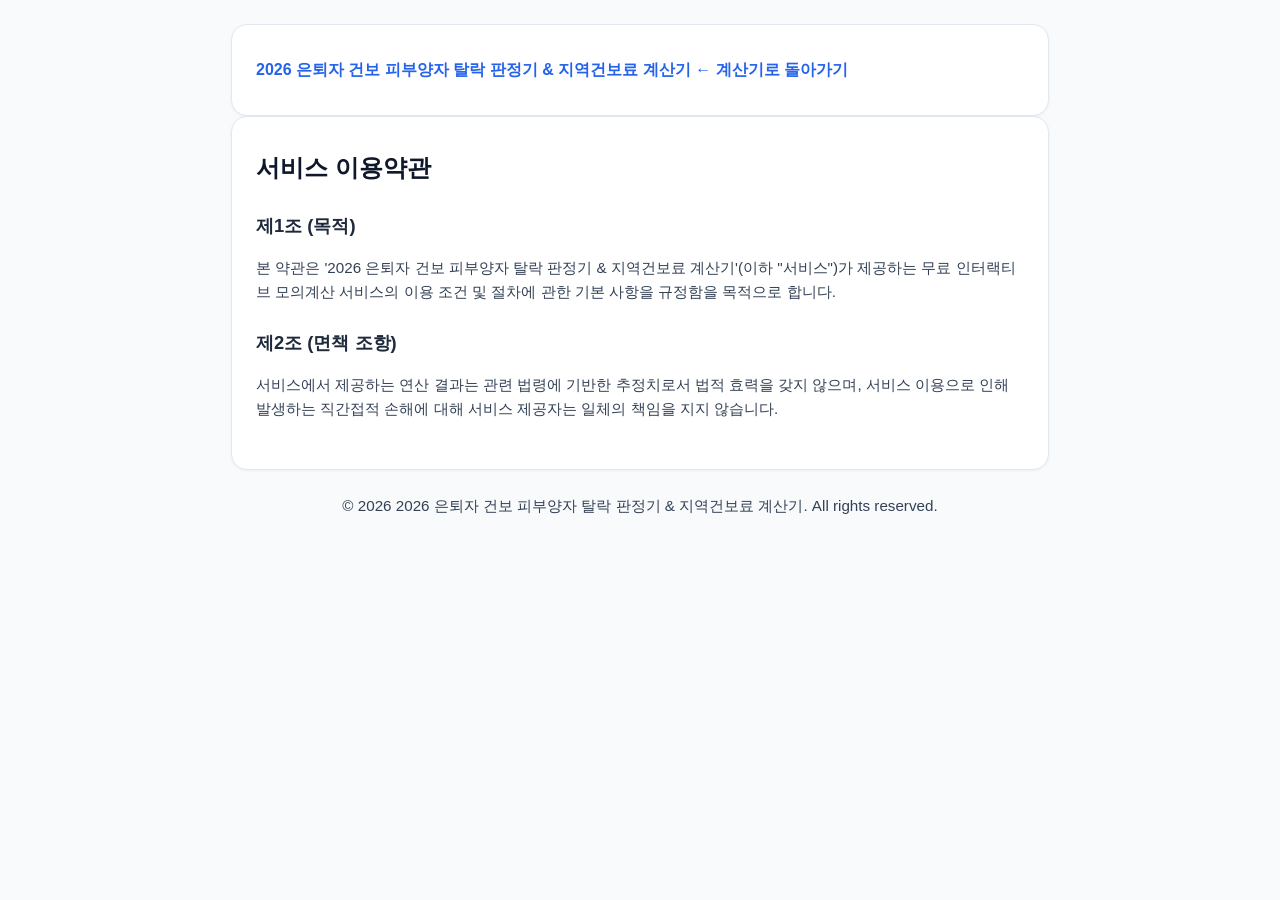
<file: terms.html>
<!DOCTYPE html>
<html lang="ko">
<head>
  <meta charset="UTF-8">
  <meta name="viewport" content="width=device-width, initial-scale=1.0">
  <title>이용약관 | 2026 은퇴자 건보 피부양자 탈락 판정기 & 지역건보료 계산기</title>
  <meta name="description" content="2026 은퇴자 건보 피부양자 탈락 판정기 & 지역건보료 계산기의 서비스 이용약관입니다.">
  <meta name="robots" content="index, follow">
  <link rel="canonical" href="https://health-dependent.enjoy-onepage.com/terms.html">
  <link rel="icon" type="image/x-icon" href="/favicon.ico">
  <style>
  body { margin: 0; font-family: -apple-system, BlinkMacSystemFont, "Segoe UI", Roboto, sans-serif; background: #f8fafc; color: #1e293b; line-height: 1.6; padding: 24px 16px; }
  .wrap, .max-w-2xl, .max-w-3xl, .container, main { max-width: 768px; margin: 0 auto; background: #fff; padding: 32px 24px; border-radius: 16px; border: 1px solid #e2e8f0; box-shadow: 0 1px 3px rgba(0,0,0,0.05); }
  h1 { font-size: 1.5rem; font-weight: 800; margin-top: 0; color: #0f172a; }
  h2 { font-size: 1.15rem; font-weight: 700; margin-top: 24px; color: #1e293b; }
  p, li { font-size: 0.95rem; color: #334155; }
  a { color: #2563eb; text-decoration: none; font-weight: 600; }
  a:hover { text-decoration: underline; }
  .footer, footer { text-align: center; margin-top: 24px; font-size: 0.85rem; color: #64748b; }
</style>
</head>
<body class="bg-slate-50 text-slate-800 antialiased font-sans min-h-screen flex flex-col justify-between">
  <header class="bg-white border-b border-slate-200">
    <div class="max-w-3xl mx-auto px-4 py-3 flex items-center justify-between">
      <a href="/" class="flex items-center gap-2 text-slate-900 font-bold hover:text-indigo-600 transition">
        <span>2026 은퇴자 건보 피부양자 탈락 판정기 & 지역건보료 계산기</span>
      </a>
      <a href="/" class="text-xs font-semibold text-indigo-600 hover:underline">← 계산기로 돌아가기</a>
    </div>
  </header>
  <main class="max-w-3xl mx-auto px-4 py-8 w-full flex-grow">
    <article class="bg-white rounded-2xl p-6 sm:p-8 border border-slate-200 shadow-sm space-y-6">
      <h1 class="text-2xl font-extrabold text-slate-900">서비스 이용약관</h1>
      <section class="space-y-3">
        <h2 class="text-lg font-bold text-slate-900 border-b border-slate-100 pb-2">제1조 (목적)</h2>
        <p class="text-sm text-slate-600 leading-relaxed">
          본 약관은 '2026 은퇴자 건보 피부양자 탈락 판정기 & 지역건보료 계산기'(이하 "서비스")가 제공하는 무료 인터랙티브 모의계산 서비스의 이용 조건 및 절차에 관한 기본 사항을 규정함을 목적으로 합니다.
        </p>
      </section>
      <section class="space-y-3">
        <h2 class="text-lg font-bold text-slate-900 border-b border-slate-100 pb-2">제2조 (면책 조항)</h2>
        <p class="text-sm text-slate-600 leading-relaxed">
          서비스에서 제공하는 연산 결과는 관련 법령에 기반한 추정치로서 법적 효력을 갖지 않으며, 서비스 이용으로 인해 발생하는 직간접적 손해에 대해 서비스 제공자는 일체의 책임을 지지 않습니다.
        </p>
      </section>
    </article>
  </main>
  <footer class="bg-white border-t border-slate-200 py-6 text-center text-xs text-slate-500">
    <p>© 2026 2026 은퇴자 건보 피부양자 탈락 판정기 & 지역건보료 계산기. All rights reserved.</p>
  </footer>
</body>
</html>
</file>
<file: style.css>
*,::backdrop,:after,:before{--tw-border-spacing-x:0;--tw-border-spacing-y:0;--tw-translate-x:0;--tw-translate-y:0;--tw-rotate:0;--tw-skew-x:0;--tw-skew-y:0;--tw-scale-x:1;--tw-scale-y:1;--tw-pan-x: ;--tw-pan-y: ;--tw-pinch-zoom: ;--tw-scroll-snap-strictness:proximity;--tw-gradient-from-position: ;--tw-gradient-via-position: ;--tw-gradient-to-position: ;--tw-ordinal: ;--tw-slashed-zero: ;--tw-numeric-figure: ;--tw-numeric-spacing: ;--tw-numeric-fraction: ;--tw-ring-inset: ;--tw-ring-offset-width:0px;--tw-ring-offset-color:#fff;--tw-ring-color:#3b82f680;--tw-ring-offset-shadow:0 0 #0000;--tw-ring-shadow:0 0 #0000;--tw-shadow:0 0 #0000;--tw-shadow-colored:0 0 #0000;--tw-blur: ;--tw-brightness: ;--tw-contrast: ;--tw-grayscale: ;--tw-hue-rotate: ;--tw-invert: ;--tw-saturate: ;--tw-sepia: ;--tw-drop-shadow: ;--tw-backdrop-blur: ;--tw-backdrop-brightness: ;--tw-backdrop-contrast: ;--tw-backdrop-grayscale: ;--tw-backdrop-hue-rotate: ;--tw-backdrop-invert: ;--tw-backdrop-opacity: ;--tw-backdrop-saturate: ;--tw-backdrop-sepia: ;--tw-contain-size: ;--tw-contain-layout: ;--tw-contain-paint: ;--tw-contain-style: }/*! tailwindcss v3.4.17 | MIT License | https://tailwindcss.com*/*,:after,:before{box-sizing:border-box;border:0 solid #e5e7eb}:after,:before{--tw-content:""}:host,html{line-height:1.5;-webkit-text-size-adjust:100%;tab-size:4;font-family:ui-sans-serif,system-ui,sans-serif,Apple Color Emoji,Segoe UI Emoji,Segoe UI Symbol,Noto Color Emoji;font-feature-settings:normal;font-variation-settings:normal;-webkit-tap-highlight-color:transparent}body{margin:0;line-height:inherit}hr{height:0;color:inherit;border-top-width:1px}abbr:where([title]){-webkit-text-decoration:underline dotted;text-decoration:underline dotted}h1,h2,h3,h4,h5,h6{font-size:inherit;font-weight:inherit}a{color:inherit;text-decoration:inherit}b,strong{font-weight:bolder}code,kbd,pre,samp{font-family:ui-monospace,SFMono-Regular,Menlo,Monaco,Consolas,Liberation Mono,Courier New,monospace;font-feature-settings:normal;font-variation-settings:normal;font-size:1em}small{font-size:80%}sub,sup{font-size:75%;line-height:0;position:relative;vertical-align:initial}sub{bottom:-.25em}sup{top:-.5em}table{text-indent:0;border-color:inherit;border-collapse:collapse}button,input,optgroup,select,textarea{font-family:inherit;font-feature-settings:inherit;font-variation-settings:inherit;font-size:100%;font-weight:inherit;line-height:inherit;letter-spacing:inherit;color:inherit;margin:0;padding:0}button,select{text-transform:none}button,input:where([type=button]),input:where([type=reset]),input:where([type=submit]){-webkit-appearance:button;background-color:initial;background-image:none}:-moz-focusring{outline:auto}:-moz-ui-invalid{box-shadow:none}progress{vertical-align:initial}::-webkit-inner-spin-button,::-webkit-outer-spin-button{height:auto}[type=search]{-webkit-appearance:textfield;outline-offset:-2px}::-webkit-search-decoration{-webkit-appearance:none}::-webkit-file-upload-button{-webkit-appearance:button;font:inherit}summary{display:list-item}blockquote,dd,dl,figure,h1,h2,h3,h4,h5,h6,hr,p,pre{margin:0}fieldset{margin:0}fieldset,legend{padding:0}menu,ol,ul{list-style:none;margin:0;padding:0}dialog{padding:0}textarea{resize:vertical}input::placeholder,textarea::placeholder{opacity:1;color:#9ca3af}[role=button],button{cursor:pointer}:disabled{cursor:default}audio,canvas,embed,iframe,img,object,svg,video{display:block;vertical-align:middle}img,video{max-width:100%;height:auto}[hidden]:where(:not([hidden=until-found])){display:none}.fixed{position:fixed}.absolute{position:absolute}.relative{position:relative}.sticky{position:sticky}.bottom-6{bottom:1.5rem}.right-3{right:.75rem}.right-6{right:1.5rem}.top-0{top:0}.top-2\.5{top:.625rem}.z-50{z-index:50}.mx-auto{margin-left:auto;margin-right:auto}.my-6{margin-top:1.5rem;margin-bottom:1.5rem}.mb-1{margin-bottom:.25rem}.mb-2{margin-bottom:.5rem}.mb-3{margin-bottom:.75rem}.mb-4{margin-bottom:1rem}.mb-6{margin-bottom:1.5rem}.mb-8{margin-bottom:2rem}.mt-0\.5{margin-top:.125rem}.mt-1{margin-top:.25rem}.mt-12{margin-top:3rem}.mt-3{margin-top:.75rem}.mt-4{margin-top:1rem}.mt-8{margin-top:2rem}.mt-auto{margin-top:auto}.block{display:block}.inline-block{display:inline-block}.flex{display:flex}.inline-flex{display:inline-flex}.table{display:table}.grid{display:grid}.hidden{display:none}.h-2{height:.5rem}.h-4{height:1rem}.h-6{height:1.5rem}.h-8{height:2rem}.min-h-screen{min-height:100vh}.w-2{width:.5rem}.w-4{width:1rem}.w-6{width:1.5rem}.w-8{width:2rem}.w-full{width:100%}.min-w-full{min-width:100%}.max-w-3xl{max-width:48rem}.max-w-5xl{max-width:64rem}.max-w-6xl{max-width:72rem}.flex-1{flex:1 1 0%}.flex-shrink-0,.shrink-0{flex-shrink:0}.flex-grow{flex-grow:1}.transform{transform:translate(var(--tw-translate-x),var(--tw-translate-y)) rotate(var(--tw-rotate)) skewX(var(--tw-skew-x)) skewY(var(--tw-skew-y)) scaleX(var(--tw-scale-x)) scaleY(var(--tw-scale-y))}.cursor-pointer{cursor:pointer}.list-none{list-style-type:none}.grid-cols-1{grid-template-columns:repeat(1,minmax(0,1fr))}.flex-col{flex-direction:column}.flex-wrap{flex-wrap:wrap}.items-start{align-items:flex-start}.items-center{align-items:center}.items-baseline{align-items:baseline}.justify-center{justify-content:center}.justify-between{justify-content:space-between}.gap-1\.5{gap:.375rem}.gap-2{gap:.5rem}.gap-3{gap:.75rem}.gap-4{gap:1rem}.gap-6{gap:1.5rem}.gap-8{gap:2rem}.space-y-1>:not([hidden])~:not([hidden]){--tw-space-y-reverse:0;margin-top:calc(.25rem*(1 - var(--tw-space-y-reverse)));margin-bottom:calc(.25rem*var(--tw-space-y-reverse))}.space-y-2>:not([hidden])~:not([hidden]){--tw-space-y-reverse:0;margin-top:calc(.5rem*(1 - var(--tw-space-y-reverse)));margin-bottom:calc(.5rem*var(--tw-space-y-reverse))}.space-y-2\.5>:not([hidden])~:not([hidden]){--tw-space-y-reverse:0;margin-top:calc(.625rem*(1 - var(--tw-space-y-reverse)));margin-bottom:calc(.625rem*var(--tw-space-y-reverse))}.space-y-3>:not([hidden])~:not([hidden]){--tw-space-y-reverse:0;margin-top:calc(.75rem*(1 - var(--tw-space-y-reverse)));margin-bottom:calc(.75rem*var(--tw-space-y-reverse))}.space-y-4>:not([hidden])~:not([hidden]){--tw-space-y-reverse:0;margin-top:calc(1rem*(1 - var(--tw-space-y-reverse)));margin-bottom:calc(1rem*var(--tw-space-y-reverse))}.space-y-6>:not([hidden])~:not([hidden]){--tw-space-y-reverse:0;margin-top:calc(1.5rem*(1 - var(--tw-space-y-reverse)));margin-bottom:calc(1.5rem*var(--tw-space-y-reverse))}.space-y-8>:not([hidden])~:not([hidden]){--tw-space-y-reverse:0;margin-top:calc(2rem*(1 - var(--tw-space-y-reverse)));margin-bottom:calc(2rem*var(--tw-space-y-reverse))}.divide-y>:not([hidden])~:not([hidden]){--tw-divide-y-reverse:0;border-top-width:calc(1px*(1 - var(--tw-divide-y-reverse)));border-bottom-width:calc(1px*var(--tw-divide-y-reverse))}.divide-gray-200>:not([hidden])~:not([hidden]){--tw-divide-opacity:1;border-color:rgb(229 231 235/var(--tw-divide-opacity,1))}.overflow-hidden{overflow:hidden}.overflow-x-auto{overflow-x:auto}.whitespace-nowrap{white-space:nowrap}.rounded{border-radius:.25rem}.rounded-2xl{border-radius:1rem}.rounded-full{border-radius:9999px}.rounded-lg{border-radius:.5rem}.rounded-xl{border-radius:.75rem}.border{border-width:1px}.border-2{border-width:2px}.border-b{border-bottom-width:1px}.border-l-2{border-left-width:2px}.border-t{border-top-width:1px}.border-blue-100{--tw-border-opacity:1;border-color:rgb(219 234 254/var(--tw-border-opacity,1))}.border-blue-200{--tw-border-opacity:1;border-color:rgb(191 219 254/var(--tw-border-opacity,1))}.border-blue-200\/80{border-color:#bfdbfecc}.border-cyan-200{--tw-border-opacity:1;border-color:rgb(165 243 252/var(--tw-border-opacity,1))}.border-cyan-500\/30{border-color:#06b6d44d}.border-gray-100{--tw-border-opacity:1;border-color:rgb(243 244 246/var(--tw-border-opacity,1))}.border-gray-200{--tw-border-opacity:1;border-color:rgb(229 231 235/var(--tw-border-opacity,1))}.border-slate-100{--tw-border-opacity:1;border-color:rgb(241 245 249/var(--tw-border-opacity,1))}.border-slate-200{--tw-border-opacity:1;border-color:rgb(226 232 240/var(--tw-border-opacity,1))}.border-slate-300{--tw-border-opacity:1;border-color:rgb(203 213 225/var(--tw-border-opacity,1))}.border-transparent{border-color:#0000}.bg-blue-100{--tw-bg-opacity:1;background-color:rgb(219 234 254/var(--tw-bg-opacity,1))}.bg-blue-50{--tw-bg-opacity:1;background-color:rgb(239 246 255/var(--tw-bg-opacity,1))}.bg-blue-600{--tw-bg-opacity:1;background-color:rgb(37 99 235/var(--tw-bg-opacity,1))}.bg-cyan-100{--tw-bg-opacity:1;background-color:rgb(207 250 254/var(--tw-bg-opacity,1))}.bg-cyan-50{--tw-bg-opacity:1;background-color:rgb(236 254 255/var(--tw-bg-opacity,1))}.bg-cyan-500{--tw-bg-opacity:1;background-color:rgb(6 182 212/var(--tw-bg-opacity,1))}.bg-cyan-600{--tw-bg-opacity:1;background-color:rgb(8 145 178/var(--tw-bg-opacity,1))}.bg-emerald-100{--tw-bg-opacity:1;background-color:rgb(209 250 229/var(--tw-bg-opacity,1))}.bg-gray-100{--tw-bg-opacity:1;background-color:rgb(243 244 246/var(--tw-bg-opacity,1))}.bg-gray-50{--tw-bg-opacity:1;background-color:rgb(249 250 251/var(--tw-bg-opacity,1))}.bg-rose-100{--tw-bg-opacity:1;background-color:rgb(255 228 230/var(--tw-bg-opacity,1))}.bg-slate-100{--tw-bg-opacity:1;background-color:rgb(241 245 249/var(--tw-bg-opacity,1))}.bg-slate-50{--tw-bg-opacity:1;background-color:rgb(248 250 252/var(--tw-bg-opacity,1))}.bg-slate-900{--tw-bg-opacity:1;background-color:rgb(15 23 42/var(--tw-bg-opacity,1))}.bg-white{--tw-bg-opacity:1;background-color:rgb(255 255 255/var(--tw-bg-opacity,1))}.bg-gradient-to-r{background-image:linear-gradient(to right,var(--tw-gradient-stops))}.from-blue-50{--tw-gradient-from:#eff6ff var(--tw-gradient-from-position);--tw-gradient-to:#eff6ff00 var(--tw-gradient-to-position);--tw-gradient-stops:var(--tw-gradient-from),var(--tw-gradient-to)}.to-indigo-50{--tw-gradient-to:#eef2ff var(--tw-gradient-to-position)}.p-3{padding:.75rem}.p-3\.5{padding:.875rem}.p-4{padding:1rem}.p-5{padding:1.25rem}.p-6{padding:1.5rem}.px-2\.5{padding-left:.625rem;padding-right:.625rem}.px-3{padding-left:.75rem;padding-right:.75rem}.px-4{padding-left:1rem;padding-right:1rem}.px-5{padding-left:1.25rem;padding-right:1.25rem}.px-6{padding-left:1.5rem;padding-right:1.5rem}.px-8{padding-left:2rem;padding-right:2rem}.py-1{padding-top:.25rem;padding-bottom:.25rem}.py-2{padding-top:.5rem;padding-bottom:.5rem}.py-2\.5{padding-top:.625rem;padding-bottom:.625rem}.py-3{padding-top:.75rem;padding-bottom:.75rem}.py-3\.5{padding-top:.875rem;padding-bottom:.875rem}.py-4{padding-top:1rem;padding-bottom:1rem}.py-6{padding-top:1.5rem;padding-bottom:1.5rem}.py-8{padding-top:2rem;padding-bottom:2rem}.pb-2{padding-bottom:.5rem}.pb-3{padding-bottom:.75rem}.pb-4{padding-bottom:1rem}.pb-6{padding-bottom:1.5rem}.pl-2{padding-left:.5rem}.pt-2{padding-top:.5rem}.pt-4{padding-top:1rem}.text-left{text-align:left}.text-center{text-align:center}.font-mono{font-family:ui-monospace,SFMono-Regular,Menlo,Monaco,Consolas,Liberation Mono,Courier New,monospace}.font-sans{font-family:ui-sans-serif,system-ui,sans-serif,Apple Color Emoji,Segoe UI Emoji,Segoe UI Symbol,Noto Color Emoji}.text-2xl{font-size:1.5rem;line-height:2rem}.text-3xl{font-size:1.875rem;line-height:2.25rem}.text-\[11px\]{font-size:11px}.text-base{font-size:1rem;line-height:1.5rem}.text-lg{font-size:1.125rem;line-height:1.75rem}.text-sm{font-size:.875rem;line-height:1.25rem}.text-xl{font-size:1.25rem;line-height:1.75rem}.text-xs{font-size:.75rem;line-height:1rem}.font-black{font-weight:900}.font-bold{font-weight:700}.font-extrabold{font-weight:800}.font-medium{font-weight:500}.font-normal{font-weight:400}.font-semibold{font-weight:600}.uppercase{text-transform:uppercase}.leading-relaxed{line-height:1.625}.leading-snug{line-height:1.375}.leading-tight{line-height:1.25}.tracking-tight{letter-spacing:-.025em}.tracking-wider{letter-spacing:.05em}.text-blue-600{--tw-text-opacity:1;color:rgb(37 99 235/var(--tw-text-opacity,1))}.text-blue-800{--tw-text-opacity:1;color:rgb(30 64 175/var(--tw-text-opacity,1))}.text-blue-900{--tw-text-opacity:1;color:rgb(30 58 138/var(--tw-text-opacity,1))}.text-blue-950{--tw-text-opacity:1;color:rgb(23 37 84/var(--tw-text-opacity,1))}.text-cyan-600{--tw-text-opacity:1;color:rgb(8 145 178/var(--tw-text-opacity,1))}.text-cyan-800{--tw-text-opacity:1;color:rgb(21 94 117/var(--tw-text-opacity,1))}.text-cyan-900{--tw-text-opacity:1;color:rgb(22 78 99/var(--tw-text-opacity,1))}.text-emerald-600{--tw-text-opacity:1;color:rgb(5 150 105/var(--tw-text-opacity,1))}.text-emerald-800{--tw-text-opacity:1;color:rgb(6 95 70/var(--tw-text-opacity,1))}.text-gray-400{--tw-text-opacity:1;color:rgb(156 163 175/var(--tw-text-opacity,1))}.text-gray-500{--tw-text-opacity:1;color:rgb(107 114 128/var(--tw-text-opacity,1))}.text-gray-600{--tw-text-opacity:1;color:rgb(75 85 99/var(--tw-text-opacity,1))}.text-gray-700{--tw-text-opacity:1;color:rgb(55 65 81/var(--tw-text-opacity,1))}.text-gray-800{--tw-text-opacity:1;color:rgb(31 41 55/var(--tw-text-opacity,1))}.text-gray-900{--tw-text-opacity:1;color:rgb(17 24 39/var(--tw-text-opacity,1))}.text-indigo-600{--tw-text-opacity:1;color:rgb(79 70 229/var(--tw-text-opacity,1))}.text-rose-600{--tw-text-opacity:1;color:rgb(225 29 72/var(--tw-text-opacity,1))}.text-rose-800{--tw-text-opacity:1;color:rgb(159 18 57/var(--tw-text-opacity,1))}.text-slate-400{--tw-text-opacity:1;color:rgb(148 163 184/var(--tw-text-opacity,1))}.text-slate-500{--tw-text-opacity:1;color:rgb(100 116 139/var(--tw-text-opacity,1))}.text-slate-600{--tw-text-opacity:1;color:rgb(71 85 105/var(--tw-text-opacity,1))}.text-slate-700{--tw-text-opacity:1;color:rgb(51 65 85/var(--tw-text-opacity,1))}.text-slate-800{--tw-text-opacity:1;color:rgb(30 41 59/var(--tw-text-opacity,1))}.text-slate-900{--tw-text-opacity:1;color:rgb(15 23 42/var(--tw-text-opacity,1))}.text-white{--tw-text-opacity:1;color:rgb(255 255 255/var(--tw-text-opacity,1))}.antialiased{-webkit-font-smoothing:antialiased;-moz-osx-font-smoothing:grayscale}.shadow-2xl{--tw-shadow:0 25px 50px -12px #00000040;--tw-shadow-colored:0 25px 50px -12px var(--tw-shadow-color)}.shadow-2xl,.shadow-md{box-shadow:var(--tw-ring-offset-shadow,0 0 #0000),var(--tw-ring-shadow,0 0 #0000),var(--tw-shadow)}.shadow-md{--tw-shadow:0 4px 6px -1px #0000001a,0 2px 4px -2px #0000001a;--tw-shadow-colored:0 4px 6px -1px var(--tw-shadow-color),0 2px 4px -2px var(--tw-shadow-color)}.shadow-sm{--tw-shadow:0 1px 2px 0 #0000000d;--tw-shadow-colored:0 1px 2px 0 var(--tw-shadow-color);box-shadow:var(--tw-ring-offset-shadow,0 0 #0000),var(--tw-ring-shadow,0 0 #0000),var(--tw-shadow)}.outline{outline-style:solid}.transition{transition-property:color,background-color,border-color,text-decoration-color,fill,stroke,opacity,box-shadow,transform,filter,-webkit-backdrop-filter;transition-property:color,background-color,border-color,text-decoration-color,fill,stroke,opacity,box-shadow,transform,filter,backdrop-filter;transition-property:color,background-color,border-color,text-decoration-color,fill,stroke,opacity,box-shadow,transform,filter,backdrop-filter,-webkit-backdrop-filter;transition-timing-function:cubic-bezier(.4,0,.2,1);transition-duration:.15s}.transition-colors{transition-property:color,background-color,border-color,text-decoration-color,fill,stroke;transition-timing-function:cubic-bezier(.4,0,.2,1);transition-duration:.15s}.hover\:scale-105:hover{--tw-scale-x:1.05;--tw-scale-y:1.05;transform:translate(var(--tw-translate-x),var(--tw-translate-y)) rotate(var(--tw-rotate)) skewX(var(--tw-skew-x)) skewY(var(--tw-skew-y)) scaleX(var(--tw-scale-x)) scaleY(var(--tw-scale-y))}.hover\:border-blue-600:hover{--tw-border-opacity:1;border-color:rgb(37 99 235/var(--tw-border-opacity,1))}.hover\:bg-blue-700:hover{--tw-bg-opacity:1;background-color:rgb(29 78 216/var(--tw-bg-opacity,1))}.hover\:bg-cyan-700:hover{--tw-bg-opacity:1;background-color:rgb(14 116 144/var(--tw-bg-opacity,1))}.hover\:bg-gray-50:hover{--tw-bg-opacity:1;background-color:rgb(249 250 251/var(--tw-bg-opacity,1))}.hover\:bg-slate-200:hover{--tw-bg-opacity:1;background-color:rgb(226 232 240/var(--tw-bg-opacity,1))}.hover\:bg-slate-800:hover{--tw-bg-opacity:1;background-color:rgb(30 41 59/var(--tw-bg-opacity,1))}.hover\:text-blue-600:hover{--tw-text-opacity:1;color:rgb(37 99 235/var(--tw-text-opacity,1))}.hover\:text-blue-800:hover{--tw-text-opacity:1;color:rgb(30 64 175/var(--tw-text-opacity,1))}.hover\:text-cyan-600:hover{--tw-text-opacity:1;color:rgb(8 145 178/var(--tw-text-opacity,1))}.hover\:text-indigo-600:hover{--tw-text-opacity:1;color:rgb(79 70 229/var(--tw-text-opacity,1))}.hover\:underline:hover{text-decoration-line:underline}.hover\:shadow:hover{--tw-shadow:0 1px 3px 0 #0000001a,0 1px 2px -1px #0000001a;--tw-shadow-colored:0 1px 3px 0 var(--tw-shadow-color),0 1px 2px -1px var(--tw-shadow-color);box-shadow:var(--tw-ring-offset-shadow,0 0 #0000),var(--tw-ring-shadow,0 0 #0000),var(--tw-shadow)}.focus\:ring-2:focus{--tw-ring-offset-shadow:var(--tw-ring-inset) 0 0 0 var(--tw-ring-offset-width) var(--tw-ring-offset-color);--tw-ring-shadow:var(--tw-ring-inset) 0 0 0 calc(2px + var(--tw-ring-offset-width)) var(--tw-ring-color);box-shadow:var(--tw-ring-offset-shadow),var(--tw-ring-shadow),var(--tw-shadow,0 0 #0000)}.focus\:ring-cyan-500:focus{--tw-ring-opacity:1;--tw-ring-color:rgb(6 182 212/var(--tw-ring-opacity,1))}.group[open] .group-open\:rotate-180{--tw-rotate:180deg;transform:translate(var(--tw-translate-x),var(--tw-translate-y)) rotate(var(--tw-rotate)) skewX(var(--tw-skew-x)) skewY(var(--tw-skew-y)) scaleX(var(--tw-scale-x)) scaleY(var(--tw-scale-y))}@media (min-width:640px){.sm\:flex-row{flex-direction:row}.sm\:p-10{padding:2.5rem}.sm\:p-8{padding:2rem}.sm\:text-3xl{font-size:1.875rem;line-height:2.25rem}.sm\:text-4xl{font-size:2.25rem;line-height:2.5rem}.sm\:text-base{font-size:1rem;line-height:1.5rem}.sm\:text-sm{font-size:.875rem;line-height:1.25rem}}@media (min-width:768px){.md\:grid-cols-2{grid-template-columns:repeat(2,minmax(0,1fr))}}@media (min-width:1024px){.lg\:sticky{position:sticky}.lg\:top-20{top:5rem}.lg\:top-8{top:2rem}.lg\:col-span-4{grid-column:span 4/span 4}.lg\:col-span-6{grid-column:span 6/span 6}.lg\:col-span-8{grid-column:span 8/span 8}.lg\:grid-cols-12{grid-template-columns:repeat(12,minmax(0,1fr))}.lg\:text-4xl{font-size:2.25rem;line-height:2.5rem}}
</file>
